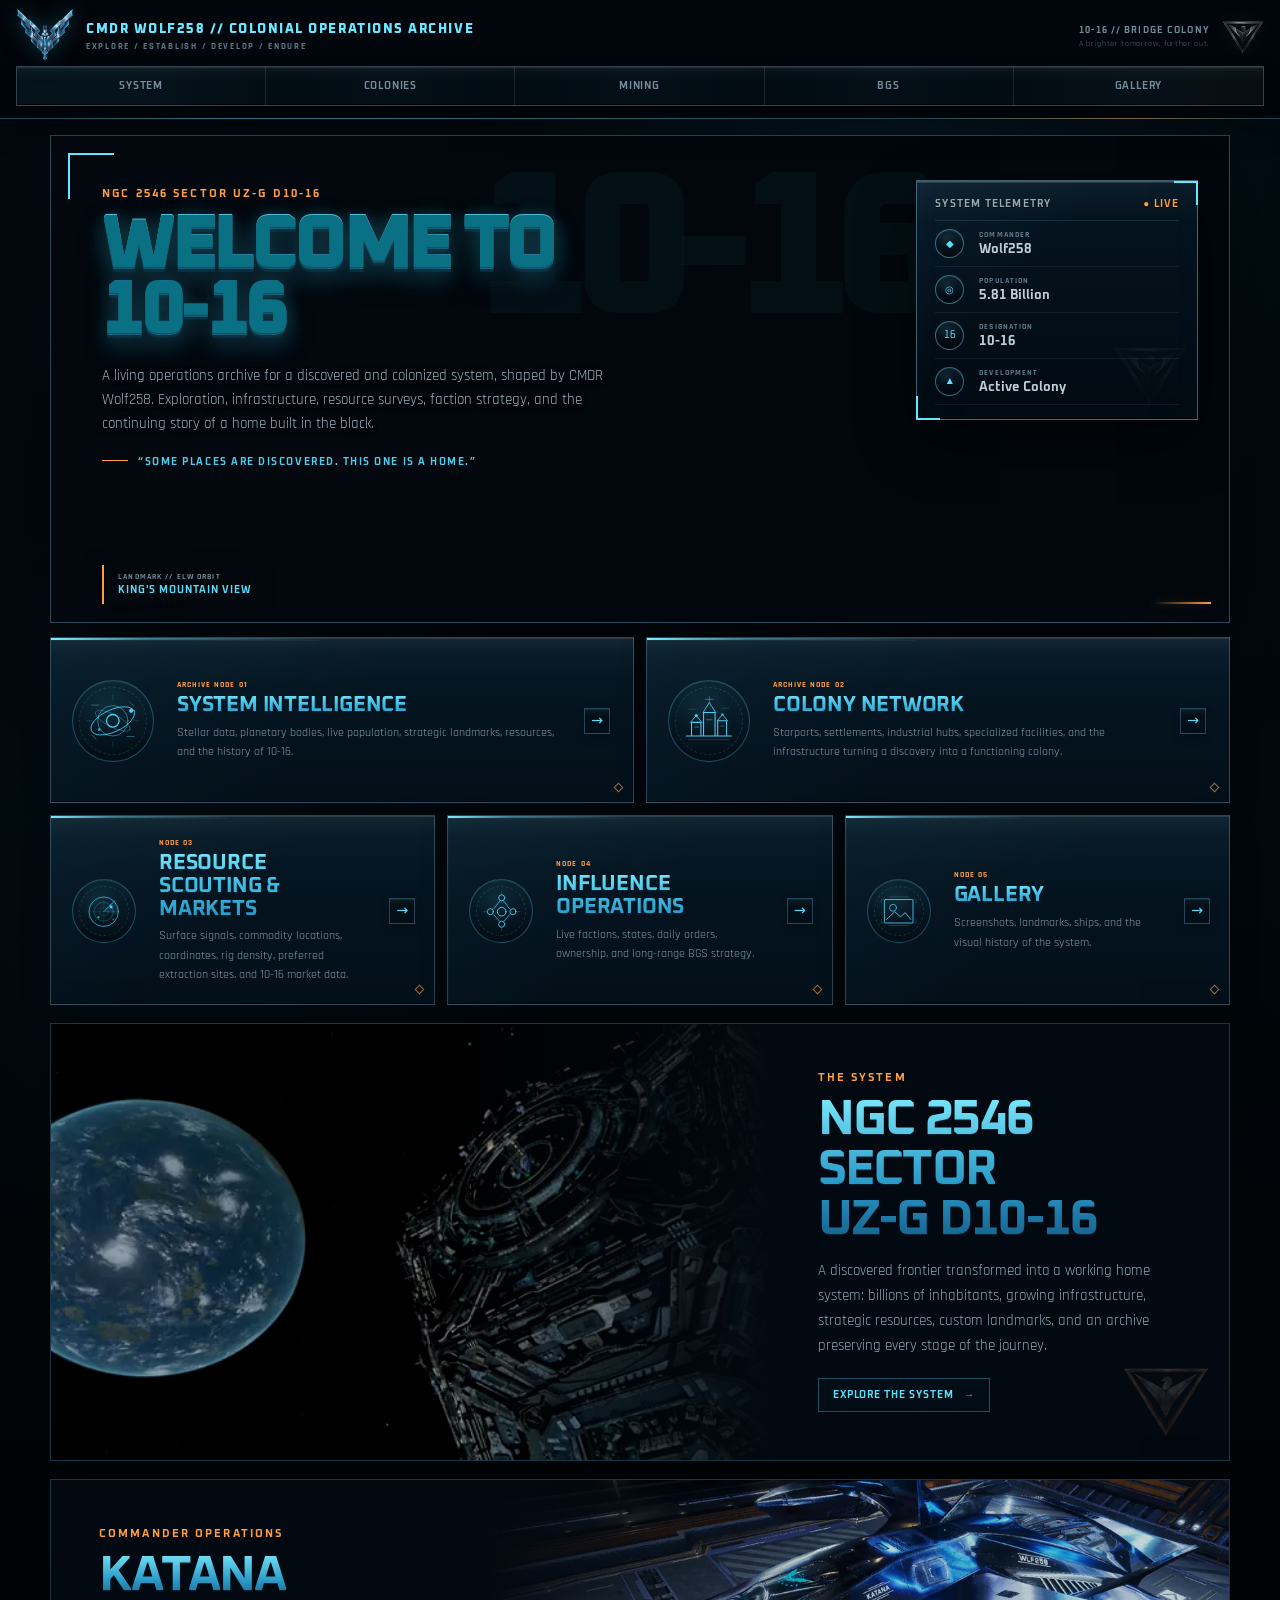
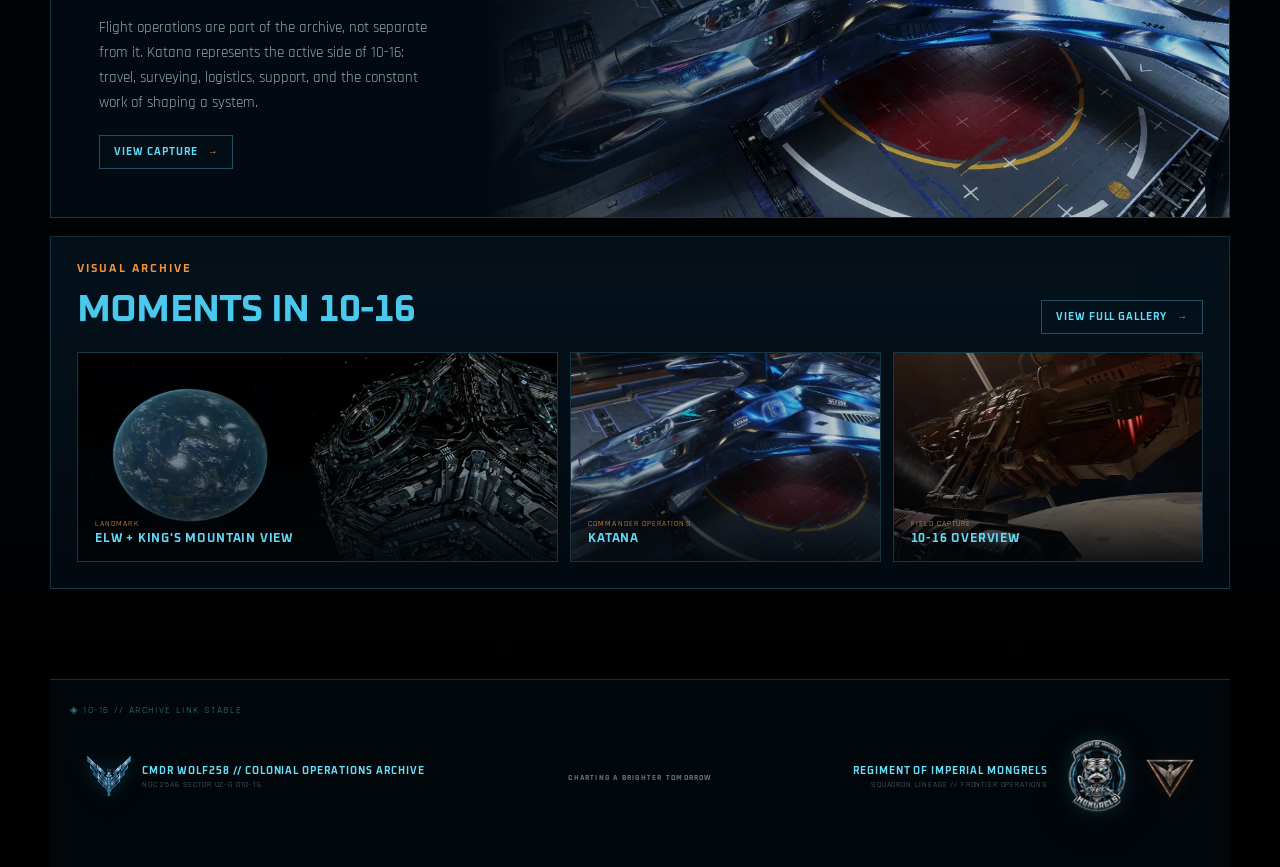
<file: index.html>
<!DOCTYPE html>
<html lang="en">
<head>
  <meta charset="UTF-8">
  <meta name="viewport" content="width=device-width, initial-scale=1.0, viewport-fit=cover">
  <meta name="theme-color" content="#02080e">

  <title>10-16 Colonial Operations Archive</title>

  <link rel="preconnect" href="https://fonts.googleapis.com">
  <link rel="preconnect" href="https://fonts.gstatic.com" crossorigin>
  <link href="https://fonts.googleapis.com/css2?family=Oxanium:wght@500;600;700;800&family=Rajdhani:wght@500;600;700&display=swap" rel="stylesheet">

  <link rel="stylesheet" href="styles.css">
  <link rel="stylesheet" href="concept-fidelity.css">
  <link rel="stylesheet" href="hero-responsive.css">
  <link rel="stylesheet" href="brand-assets.css">
  <link rel="stylesheet" href="homepage-polish.css">
</head>

<body class="concept-home">

  <header class="concept-header">
    <div class="concept-header-shell">
      <div class="concept-header-top">
        <a class="concept-brand" href="index.html" aria-label="10-16 archive home">
          <img class="brand-elite-mark" src="images/site/elite-command-mark.webp" alt="" aria-hidden="true">

          <span class="concept-brand-copy">
            <strong>CMDR WOLF258 // COLONIAL OPERATIONS ARCHIVE</strong>
            <span>EXPLORE / ESTABLISH / DEVELOP / ENDURE</span>
          </span>
        </a>

        <div class="concept-header-affiliation">
          <div class="concept-header-motto">
            <strong>10-16 // BRIDGE COLONY</strong>
            <span>A brighter tomorrow, further out.</span>
          </div>
          <img class="brand-imperial-mark brand-imperial-cyan"
               src="images/site/imperial-cyan-mark.webp"
               alt="" aria-hidden="true">
        </div>
      </div>

      <nav class="concept-nav" aria-label="Primary navigation">
        <a class="active" href="system.html">System</a>
        <a href="colonies.html">Colonies</a>
        <a href="mining.html">Mining</a>
        <a href="bgs.html">BGS</a>
        <a href="gallery.html">Gallery</a>
      </nav>
    </div>
  </header>

  <main class="concept-main">

    <section class="concept-hero" aria-label="10-16 system command overview">
      <div class="hero-panorama">
        <img src="images/gallery/kings-mountain-view-elw.webp" alt="Earth-like world and King's Mountain View in 10-16">
      </div>
      <div class="hero-panorama-shade" aria-hidden="true"></div>
      <div class="hero-grid-lines" aria-hidden="true"></div>
      <div class="hero-ghost" aria-hidden="true">10-16</div>

      <div class="concept-hero-copy">
        <p class="concept-kicker">NGC 2546 SECTOR UZ-G D10-16</p>
        <h1 class="concept-title">WELCOME TO<br>10-16</h1>
        <p class="concept-lede">
          A living operations archive for a discovered and colonized system,
          shaped by CMDR Wolf258. Exploration, infrastructure, resource surveys,
          faction strategy, and the continuing story of a home built in the black.
        </p>
        <p class="concept-quote">“Some places are discovered. This one is a home.”</p>
      </div>

      <aside class="concept-telemetry" aria-label="System telemetry">
        <div class="concept-panel-head">
          <span>SYSTEM TELEMETRY</span>
          <span class="concept-live">● LIVE</span>
        </div>

        <div class="concept-telemetry-row">
          <span class="concept-telemetry-icon">◆</span>
          <span class="concept-telemetry-copy">
            <small>COMMANDER</small>
            <strong>Wolf258</strong>
          </span>
        </div>

        <div class="concept-telemetry-row">
          <span class="concept-telemetry-icon">◎</span>
          <span class="concept-telemetry-copy">
            <small>POPULATION</small>
            <strong class="live-population">Loading...</strong>
          </span>
        </div>

        <div class="concept-telemetry-row">
          <span class="concept-telemetry-icon">16</span>
          <span class="concept-telemetry-copy">
            <small>DESIGNATION</small>
            <strong>10-16</strong>
          </span>
        </div>

        <div class="concept-telemetry-row">
          <span class="concept-telemetry-icon">▲</span>
          <span class="concept-telemetry-copy">
            <small>DEVELOPMENT</small>
            <strong>Active Colony</strong>
          </span>
        </div>

        <img class="telemetry-imperial-watermark"
             src="images/site/imperial-cyan-mark.webp"
             alt="" aria-hidden="true">
      </aside>

      <div class="concept-landmark">
        <small>LANDMARK // ELW ORBIT</small>
        <strong>KING'S MOUNTAIN VIEW</strong>
      </div>
    </section>

    <section class="concept-node-grid" aria-label="Archive command nodes">

      <a class="concept-node concept-node-major" href="system.html">
        <span class="concept-node-icon" aria-hidden="true">
          <svg viewBox="0 0 110 110">
            <g fill="none" stroke="currentColor" stroke-linecap="round">
              <circle cx="55" cy="55" r="12" stroke-width="2.5"/>
              <circle cx="55" cy="55" r="29" stroke-width="1.3" opacity=".75"/>
              <ellipse cx="55" cy="55" rx="45" ry="21" transform="rotate(-25 55 55)" stroke-width="1.5"/>
              <ellipse cx="55" cy="55" rx="37" ry="12" transform="rotate(27 55 55)" stroke-width="1" opacity=".55"/>
              <path d="M14 25h14M82 85h14M87 19l8 8M15 82l8 8" stroke-width="1.1" opacity=".68"/>
              <path d="M55 5v10M55 95v10M5 55h10M95 55h10" stroke-width=".9" opacity=".38"/>
            </g>
            <circle cx="90" cy="36" r="4" fill="currentColor"/>
            <circle cx="29" cy="72" r="2.7" fill="currentColor" opacity=".74"/>
          </svg>
        </span>
        <span class="concept-node-copy">
          <small>ARCHIVE NODE 01</small>
          <h2>SYSTEM INTELLIGENCE</h2>
          <p>Stellar data, planetary bodies, live population, strategic landmarks, resources, and the history of 10-16.</p>
        </span>
        <span class="concept-node-arrow">→</span>
      </a>

      <a class="concept-node concept-node-major" href="colonies.html">
        <span class="concept-node-icon" aria-hidden="true">
          <svg viewBox="0 0 110 110">
            <g fill="none" stroke="currentColor" stroke-linecap="round" stroke-linejoin="round">
              <path d="M12 84h86M22 84V58h18v26M45 84V39h22v45M72 84V55h17v29" stroke-width="2"/>
              <path d="M20 58 31 45l11 13M44 39l12-19 12 19M71 55l10-12 10 12" stroke-width="1.6"/>
              <path d="M28 67h7M51 53h10M78 65h6M56 20V9M49 14h14" stroke-width="1.2" opacity=".72"/>
              <path d="M16 91h78M17 33h13M80 31h13" stroke-width=".9" opacity=".42"/>
              <circle cx="31" cy="45" r="3" fill="currentColor" stroke="none"/>
              <circle cx="81" cy="43" r="2.4" fill="currentColor" stroke="none" opacity=".75"/>
            </g>
          </svg>
        </span>
        <span class="concept-node-copy">
          <small>ARCHIVE NODE 02</small>
          <h2>COLONY NETWORK</h2>
          <p>Starports, settlements, industrial hubs, specialized facilities, and the infrastructure turning a discovery into a functioning colony.</p>
        </span>
        <span class="concept-node-arrow">→</span>
      </a>

      <a class="concept-node concept-node-minor" href="mining.html">
        <span class="concept-node-icon concept-node-icon-small" aria-hidden="true">
          <svg class="resource-radar" viewBox="0 0 100 100">
            <g fill="none" stroke="currentColor" stroke-linecap="round">
              <circle cx="50" cy="50" r="34" stroke-width="1.6"/>
              <circle cx="50" cy="50" r="22" stroke-width="1" opacity=".58"/>
              <circle cx="50" cy="50" r="10" stroke-width=".9" opacity=".42"/>
              <path d="M50 16v68M16 50h68" stroke-width=".8" opacity=".30"/>
              <path class="radar-sweep" d="M50 50 73 26A34 34 0 0 1 83 56Z" fill="currentColor" opacity=".12" stroke="none"/>
              <path class="radar-sweep" d="M50 50 75 25" stroke-width="2" opacity=".78"/>
              <path d="M22 30h8M70 78h8M18 64h5" stroke-width=".8" opacity=".36"/>
            </g>
            <circle class="radar-contact" cx="67" cy="39" r="3" fill="currentColor"/>
            <circle class="radar-contact" cx="38" cy="63" r="2.3" fill="currentColor" opacity=".78"/>
            <circle class="radar-contact" cx="72" cy="68" r="1.8" fill="currentColor" opacity=".58"/>
          </svg>
        </span>
        <span class="concept-node-copy">
          <small>NODE 03</small>
          <h2>RESOURCE SCOUTING &amp; MARKETS</h2>
          <p>Surface signals, commodity locations, coordinates, rig density, preferred extraction sites, and 10-16 market data.</p>
        </span>
        <span class="concept-node-arrow">→</span>
      </a>

      <a class="concept-node concept-node-minor" href="bgs.html">
        <span class="concept-node-icon concept-node-icon-small" aria-hidden="true">
          <svg viewBox="0 0 100 100">
            <g fill="none" stroke="currentColor" stroke-linecap="round">
              <circle cx="50" cy="18" r="7" stroke-width="2"/>
              <circle cx="24" cy="50" r="7" stroke-width="2"/>
              <circle cx="76" cy="50" r="7" stroke-width="2"/>
              <circle cx="50" cy="79" r="7" stroke-width="2"/>
              <circle cx="50" cy="50" r="10" stroke-width="2.2"/>
              <path d="M46 25 32 43M54 25l14 18M32 57l13 15M68 57 55 72" stroke-width="1.6"/>
              <path d="M16 50H8M84 50h8M50 10V4M50 87v7" stroke-width="1" opacity=".55"/>
              <circle cx="50" cy="50" r="22" stroke-width=".8" opacity=".32"/>
            </g>
          </svg>
        </span>
        <span class="concept-node-copy">
          <small>NODE 04</small>
          <h2>INFLUENCE OPERATIONS</h2>
          <p>Live factions, states, daily orders, ownership, and long-range BGS strategy.</p>
        </span>
        <span class="concept-node-arrow">→</span>
      </a>

      <a class="concept-node concept-node-minor" href="gallery.html">
        <span class="concept-node-icon concept-node-icon-small" aria-hidden="true">
          <svg viewBox="0 0 100 100">
            <g fill="none" stroke="currentColor" stroke-linecap="round" stroke-linejoin="round">
              <rect x="17" y="22" width="66" height="54" rx="3" stroke-width="2"/>
              <circle cx="37" cy="41" r="8" stroke-width="1.7"/>
              <path d="m22 68 19-18 13 12 11-10 13 16" stroke-width="2"/>
              <path d="M28 16h44M28 82h44" stroke-width=".9" opacity=".55"/>
              <path d="M10 30v-8h8M82 22h8v8M90 68v8h-8M18 76h-8v-8" stroke-width=".9" opacity=".5"/>
            </g>
          </svg>
        </span>
        <span class="concept-node-copy">
          <small>NODE 05</small>
          <h2>GALLERY</h2>
          <p>Screenshots, landmarks, ships, and the visual history of the system.</p>
        </span>
        <span class="concept-node-arrow">→</span>
      </a>

    </section>

    <section class="concept-showcase concept-showcase-system" aria-label="The system">
      <div class="concept-showcase-media">
        <img src="images/gallery/kings-mountain-view-elw.webp" alt="Earth-like world and King's Mountain View">
      </div>
      <div class="concept-showcase-copy">
        <p class="concept-kicker">THE SYSTEM</p>
        <h2>NGC 2546 SECTOR<br>UZ-G D10-16</h2>
        <p>
          A discovered frontier transformed into a working home system: billions
          of inhabitants, growing infrastructure, strategic resources, custom
          landmarks, and an archive preserving every stage of the journey.
        </p>
        <a class="concept-button" href="system.html">EXPLORE THE SYSTEM <span>→</span></a>
      </div>
      <img class="showcase-imperial-mark"
           src="images/site/imperial-orange-mark.webp"
           alt="" aria-hidden="true">
    </section>

    <section class="concept-showcase concept-showcase-katana" aria-label="Commander Operations Katana">
      <div class="concept-showcase-copy">
        <p class="concept-kicker">COMMANDER OPERATIONS</p>
        <h2>KATANA</h2>
        <p>
          Flight operations are part of the archive, not separate from it.
          Katana represents the active side of 10-16: travel, surveying,
          logistics, support, and the constant work of shaping a system.
        </p>
        <a class="concept-button" href="gallery.html#katana">VIEW CAPTURE <span>→</span></a>
      </div>
      <div class="concept-showcase-media">
        <img src="images/gallery/katana.webp" alt="Katana under station lighting">
      </div>
    </section>

    <section class="concept-gallery-preview" aria-label="Gallery preview">
      <div class="concept-gallery-head">
        <div>
          <p class="concept-kicker">VISUAL ARCHIVE</p>
          <h2>MOMENTS IN 10-16</h2>
        </div>
        <a class="concept-button concept-button-small" href="gallery.html">VIEW FULL GALLERY <span>→</span></a>
      </div>

      <div class="concept-gallery-grid">
        <a class="concept-gallery-card concept-gallery-card-wide" href="gallery.html#kings-mountain-view">
          <img src="images/gallery/kings-mountain-view-elw.webp" alt="King's Mountain View and the Earth-like world">
          <span><small>LANDMARK</small><strong>ELW + KING'S MOUNTAIN VIEW</strong></span>
        </a>
        <a class="concept-gallery-card" href="gallery.html#katana">
          <img src="images/gallery/katana.webp" alt="Katana under station lighting">
          <span><small>COMMANDER OPERATIONS</small><strong>KATANA</strong></span>
        </a>
        <a class="concept-gallery-card" href="gallery.html#overview-capture">
          <img src="images/gallery/image.png" alt="10-16 overview capture">
          <span><small>FIELD CAPTURE</small><strong>10-16 OVERVIEW</strong></span>
        </a>
      </div>
    </section>

  </main>

  <footer class="concept-footer">
    <div class="concept-footer-inner">
      <div class="concept-footer-brand">
        <img class="brand-elite-mark brand-elite-mark-footer"
             src="images/site/elite-command-mark.webp"
             alt="" aria-hidden="true">
        <span>
          <strong>CMDR WOLF258 // COLONIAL OPERATIONS ARCHIVE</strong>
          <small>NGC 2546 SECTOR UZ-G D10-16</small>
        </span>
      </div>

      <div class="concept-footer-center">CHARTING A BRIGHTER TOMORROW</div>

      <div class="concept-footer-mongrels">
        <span>
          <strong>REGIMENT OF IMPERIAL MONGRELS</strong>
          <small>SQUADRON LINEAGE // FRONTIER OPERATIONS</small>
        </span>
        <img class="brand-mongrel-mark"
             src="images/site/mongrels-10-16.webp"
             alt="Regiment of Imperial Mongrels emblem">
        <img class="brand-imperial-mark brand-imperial-orange"
             src="images/site/imperial-orange-mark.webp"
             alt="" aria-hidden="true">
      </div>
    </div>
  </footer>

  <script src="script.js"></script>
</body>
</html>
</file>
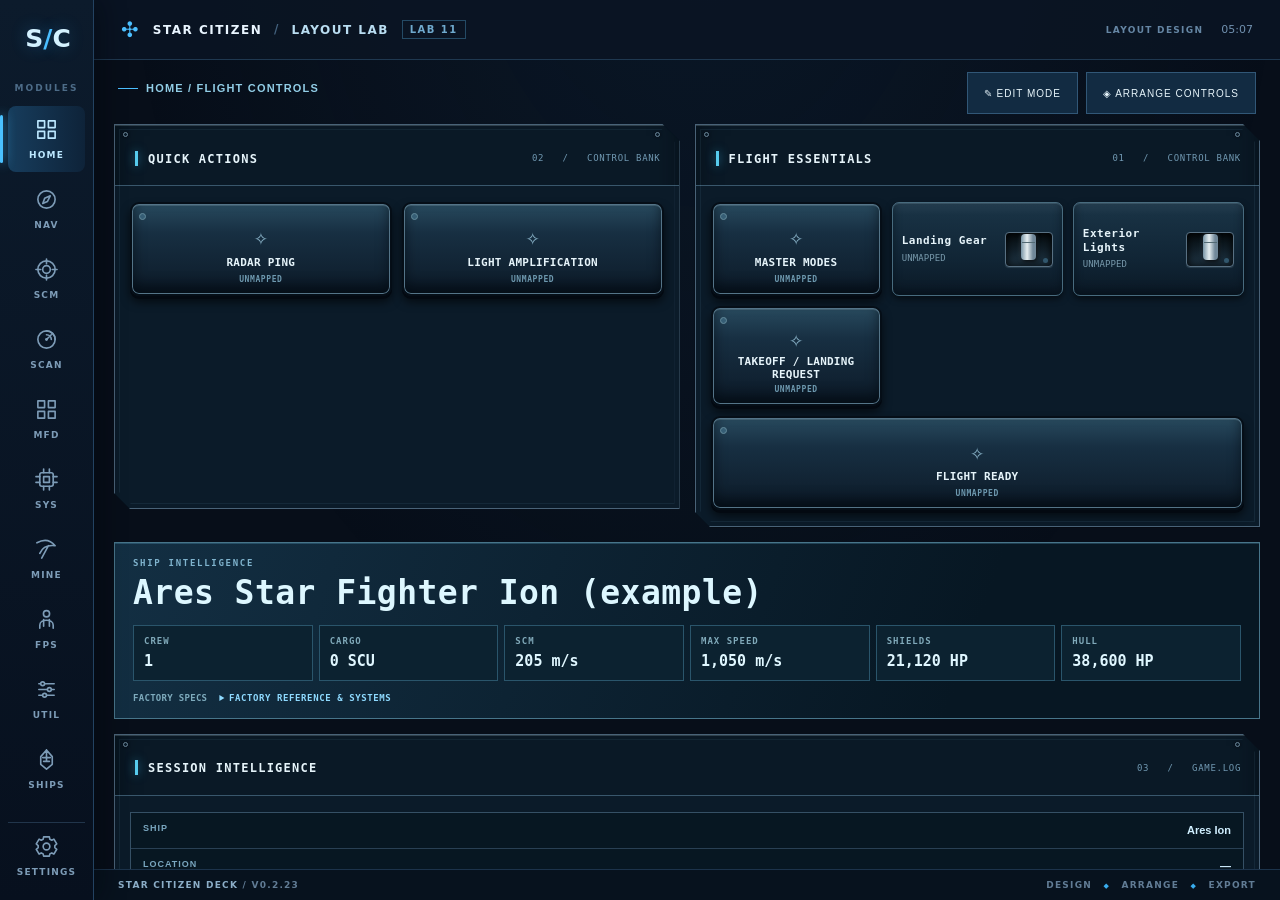
<file: star-citizen-deck/layout-lab/index.html>
<!doctype html>
<html lang="en">
<head>
<meta charset="utf-8" />
<meta name="viewport" content="width=device-width, initial-scale=1, viewport-fit=cover" />
<meta name="theme-color" content="#070f1d" />
<meta name="apple-mobile-web-app-capable" content="yes" />
<meta name="apple-mobile-web-app-title" content="Star Citizen Deck" />
<meta name="apple-mobile-web-app-status-bar-style" content="black" />
<title>Star Citizen Deck • Offline Layout Lab</title>
<link rel="stylesheet" href="./style.css?lab=11" />
</head>
<body>
<div class="background-grid"></div>
<div id="app" class="deck-shell">
  <aside class="sidebar">
    <div class="brand-mark" title="Control Deck">S<span>/</span>C</div>
    <div class="side-caption">MODULES</div>
    <nav id="profile-nav" aria-label="Control profiles"></nav>
    <div class="side-bottom">
      <button id="settings-nav" class="sidebar-button settings-button" title="Settings" aria-label="Settings"><span id="settings-icon"></span><small>SETTINGS</small></button>
    </div>
  </aside>
  <div class="workspace">
    <header class="topbar">
      <div class="topbar-brand"><span class="crosshair">✣</span> STAR CITIZEN <span class="topbar-slash">/</span> <strong>LAYOUT LAB</strong> <span id="top-version" class="ver-tag">SYNCING</span></div>
      <div class="topbar-right"><div class="serial">SERENITY • FLIGHT CONSOLE</div><span id="top-link" class="connection-chip"><span class="dot"></span> CONNECTING</span><span id="top-time">00:00</span></div>
    </header>
    <div class="content-layout">
      <main class="main-area" id="main-area"></main>
      <aside class="status-rail" id="status-rail"></aside>
    </div>
    <footer class="bottom-status"><span id="deck-footer-version"><b>STAR CITIZEN DECK</b> / VERIFYING</span><span>DESIGN <span class="divider-pip">◆</span> ARRANGE <span class="divider-pip">◆</span> EXPORT</span></footer>
  </div>
</div>
<div id="modal-root"></div>
<div id="toast-root" aria-live="polite"></div>
<script src="./app.js?lab=11" defer></script>
<script src="./ships-data.js?lab=11" defer></script>
<script src="./ships-loadouts.js?lab=11" defer></script>
<script src="./ships.js?lab=11" defer></script>
<script src="./ships-editor.js?lab=11" defer></script>
</body>
</html>
</file>
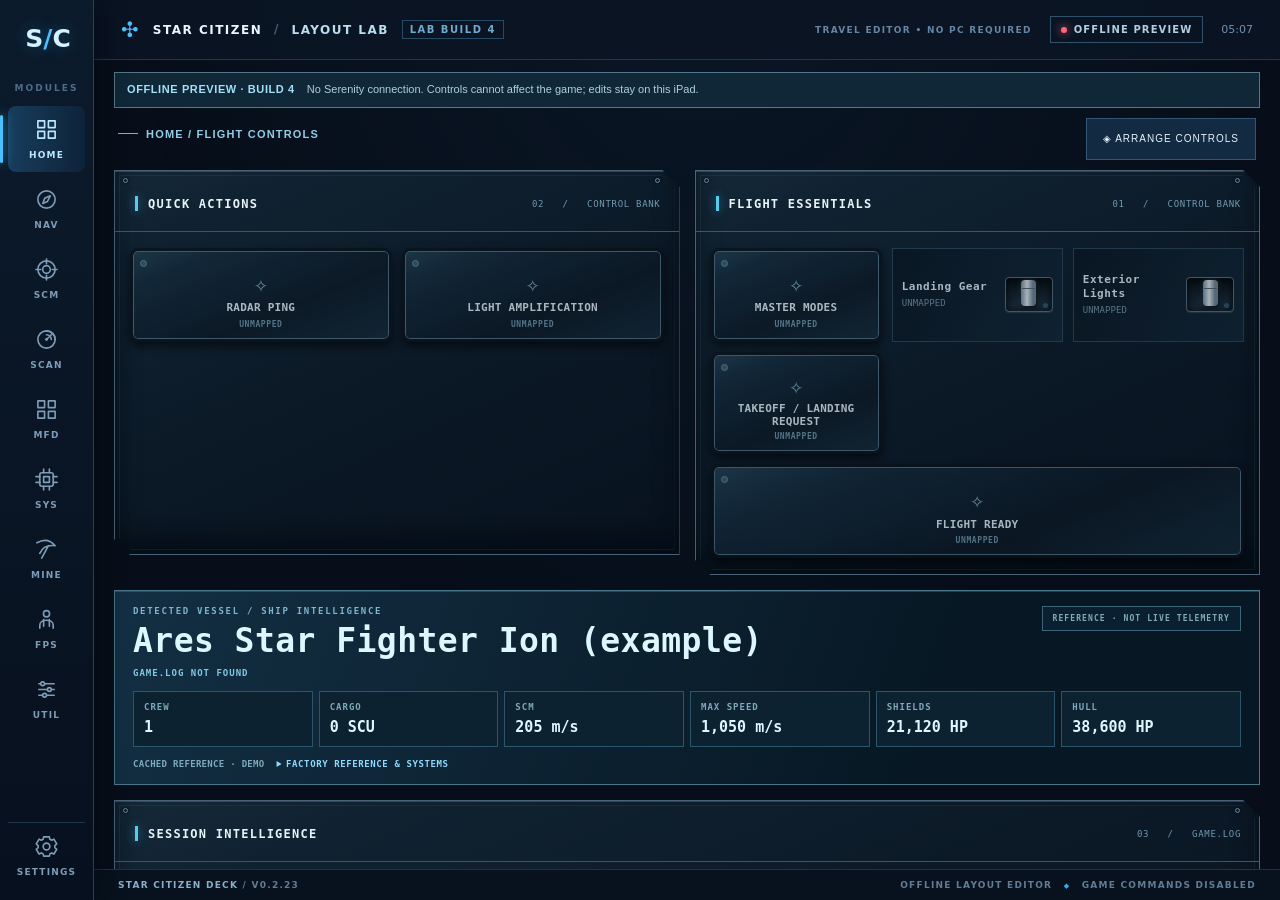
<file: star-citizen-deck/layout-lab/v4/index.html>
<!doctype html>
<html lang="en">
<head>
<meta charset="utf-8" />
<meta name="viewport" content="width=device-width, initial-scale=1, viewport-fit=cover" />
<meta name="theme-color" content="#070f1d" />
<meta name="apple-mobile-web-app-capable" content="yes" />
<meta name="apple-mobile-web-app-title" content="Star Citizen Deck" />
<meta name="apple-mobile-web-app-status-bar-style" content="black" />
<title>Star Citizen Deck • Offline Layout Lab · Build 4</title>
<link rel="stylesheet" href="./style.css?lab=4" />
</head>
<body>
<div class="background-grid"></div>
<div id="app" class="deck-shell">
  <aside class="sidebar">
    <div class="brand-mark" title="Control Deck">S<span>/</span>C</div>
    <div class="side-caption">MODULES</div>
    <nav id="profile-nav" aria-label="Control profiles"></nav>
    <div class="side-bottom">
      <button id="settings-nav" class="sidebar-button settings-button" title="Settings" aria-label="Settings"><span id="settings-icon"></span><small>SETTINGS</small></button>
    </div>
  </aside>
  <div class="workspace">
    <header class="topbar">
      <div class="topbar-brand"><span class="crosshair">✣</span> STAR CITIZEN <span class="topbar-slash">/</span> <strong>LAYOUT LAB</strong> <span id="top-version" class="ver-tag">SYNCING</span></div>
      <div class="topbar-right"><div class="serial">SERENITY • FLIGHT CONSOLE</div><span id="top-link" class="connection-chip"><span class="dot"></span> CONNECTING</span><span id="top-time">00:00</span></div>
    </header>
    <div class="content-layout">
      <main class="main-area" id="main-area"></main>
      <aside class="status-rail" id="status-rail"></aside>
    </div>
    <footer class="bottom-status"><span id="deck-footer-version"><b>STAR CITIZEN DECK</b> / VERIFYING</span><span>OFFLINE LAYOUT EDITOR <span class="divider-pip">◆</span> GAME COMMANDS DISABLED</span></footer>
  </div>
</div>
<div id="modal-root"></div>
<div id="toast-root" aria-live="polite"></div>
<script src="./app.js?lab=4" defer></script>
</body>
</html>
</file>
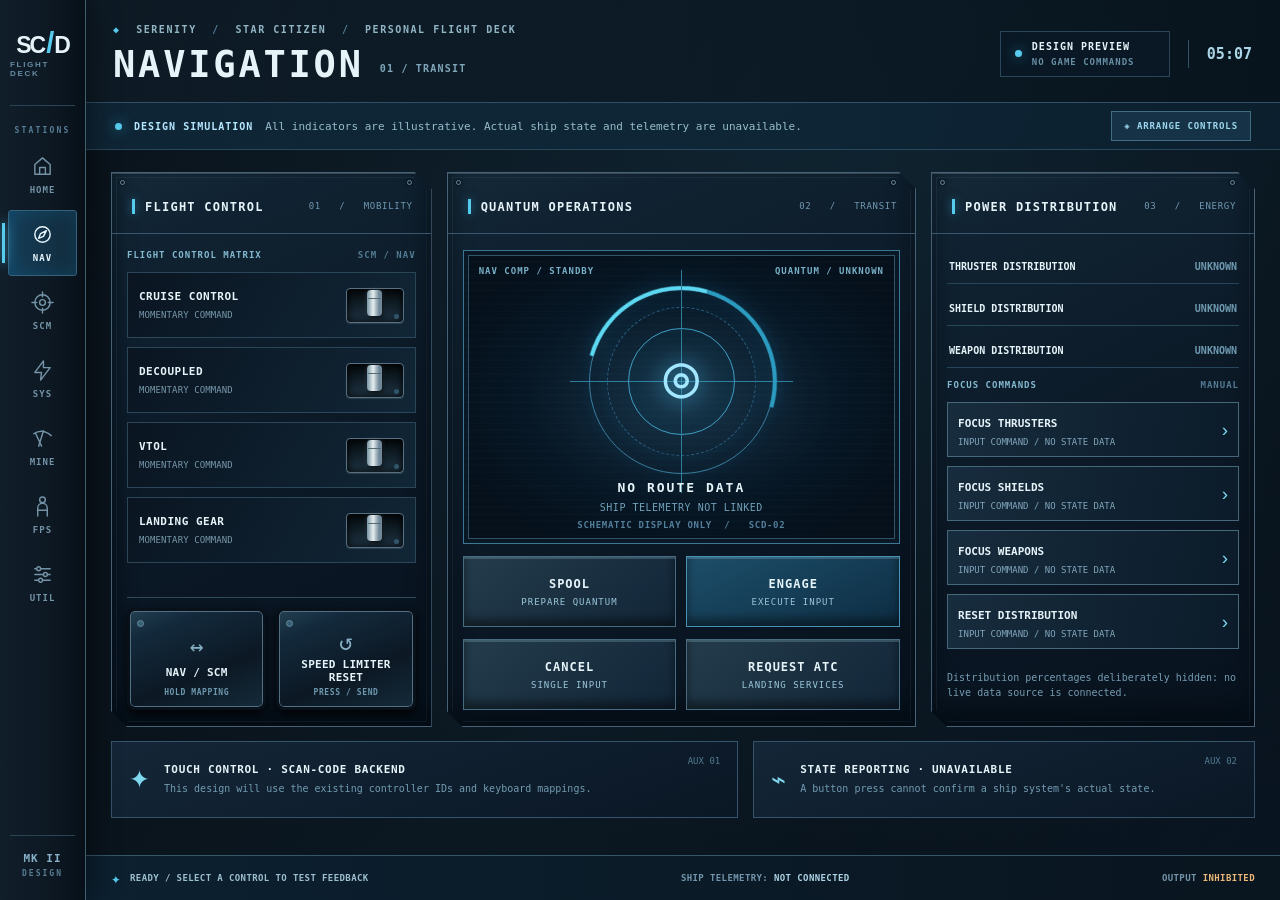
<file: star-citizen-deck/preview/concept-02/index.html>
<!doctype html>
<html lang="en">
<head>
  <meta charset="utf-8">
  <meta name="viewport" content="width=device-width, initial-scale=1, viewport-fit=cover">
  <meta name="theme-color" content="#060d15">
  <title>Star Citizen Control Deck — Cockpit Concept 02</title>
  <style>
:root{color-scheme:dark;--black:#050b11;--floor:#091722;--plate:#122431;--metal:#30475a;--metal2:#42596b;--cyan:#57cbed;--glow:#15a6e9;--txt:#e6f4fa;--dim:#809eaf;--faint:#507084;--amber:#ebba75;--danger:#f08c89}
*{box-sizing:border-box}html,body{height:100%;margin:0}body{background:#050b13;color:var(--txt);font-family:Inter,Segoe UI,Helvetica,Arial,sans-serif;-webkit-font-smoothing:antialiased}button,input{font:inherit;touch-action:manipulation}button{color:inherit;cursor:pointer}button:focus-visible,input:focus-visible{outline:2px solid #acf0ff;outline-offset:3px}.shell{height:100dvh;min-height:680px;display:flex;overflow:hidden;background:radial-gradient(ellipse 70% 90% at 60% 10%,#183b4e55,transparent),radial-gradient(ellipse 36% 50% at 99% 99%,#102b4344,transparent),linear-gradient(120deg,#080e15,#0b1822 54%,#060d15)}.left-rail{width:86px;flex:none;background:linear-gradient(90deg,#111f2b,#0c1721 65%,#071019);border-right:1px solid #405e6d;display:flex;flex-direction:column;align-items:stretch;box-shadow:6px 0 28px #0006;z-index:1}.brand{height:106px;border-bottom:1px solid #294452;margin:0 10px;display:flex;flex-direction:column;justify-content:center;align-items:center}.brand-mark{display:flex;align-items:baseline;font-family:Rajdhani,Arial,sans-serif;font-weight:900;font-size:23px;letter-spacing:-2px}.brand-slash{color:var(--cyan);padding:0 2px;font-size:29px}.brand-sub{font-size:8px;letter-spacing:1.7px;color:#668da4;font-weight:800}.rail-caption{font:700 8px ui-monospace,monospace;letter-spacing:2.2px;color:#587e96;text-align:center;margin:20px 0 7px}.left-rail nav{display:flex;flex-direction:column;gap:2px;padding:0 8px;flex:1}.rail-btn{background:transparent;border:1px solid transparent;border-radius:3px;min-height:66px;display:flex;align-items:center;justify-content:center;flex-direction:column;gap:7px;color:#7493a6;position:relative}.rail-btn:hover{background:#153249}.rail-btn.active{color:#e6f7ff;border-color:#35617b;background:linear-gradient(90deg,#153d57,#122b3b);box-shadow:inset 0 0 18px #0e76ab44}.rail-btn.active:before{content:"";position:absolute;left:-7px;top:12px;bottom:12px;width:3px;background:var(--cyan);box-shadow:0 0 12px var(--cyan)}.rail-btn svg{width:23px;height:23px;stroke-width:1.5}.rail-btn small{font:800 9px ui-monospace,monospace;letter-spacing:1px}.rail-foot{height:65px;text-align:center;color:#87b2c9;font:700 11px ui-monospace,monospace;border-top:1px solid #294452;margin:5px 10px 0;padding-top:16px;letter-spacing:1px}.rail-foot span{display:block;color:#597e93;font-size:8px;letter-spacing:2px;margin-top:4px}.body-shell{min-width:0;flex:1;display:flex;flex-direction:column}.topbar{height:103px;flex:none;display:flex;align-items:center;justify-content:space-between;padding:15px 28px 10px 27px;border-bottom:1px solid #315067;background:linear-gradient(90deg,#101f2b9c,#06121bbb);gap:20px}.smallline{font:700 10px ui-monospace,monospace;letter-spacing:1.55px;color:#92b5c4}.smallline b{padding:0 8px;color:#547e98}.diamond{color:var(--cyan);margin-right:8px}.title-row{display:flex;align-items:center;gap:16px}.title-row h1{font:800 clamp(24px,3vw,37px)/1 ui-monospace,Menlo,Consolas,monospace;letter-spacing:2.8px;margin:11px 0 0}.title-row span{font:700 10px ui-monospace,monospace;letter-spacing:1.2px;color:#80a6ba;margin-top:19px}.top-dials{display:flex;align-items:center;gap:18px}.connection-meta{display:flex;align-items:center;gap:10px;padding:9px 14px;background:#091824;border:1px solid #294759;min-width:170px}.status-dot,.pilot-dot{width:7px;height:7px;background:var(--cyan);box-shadow:0 0 13px #45c9ff99;border-radius:50%;flex:none}.connection-meta b,.connection-meta small{display:block;white-space:nowrap;font:700 10px ui-monospace,monospace;letter-spacing:1px}.connection-meta small{font-size:9px;color:#688fa5;margin-top:5px}.tiny-sep{height:28px;width:1px;background:#325365}.hud-clock{font:700 15px ui-monospace,monospace;color:#abd6e8}.disclaimer{height:47px;flex:none;background:linear-gradient(90deg,#12314699,#0b2131bb);border-bottom:1px solid #2a485b;display:flex;align-items:center;gap:12px;padding:0 29px;color:#98bdcd;font:11px ui-monospace,monospace}.disclaimer strong{color:#b5e8ff;letter-spacing:1px;font-size:10px}.disclaimer>span:nth-of-type(2){white-space:nowrap;overflow:hidden;text-overflow:ellipsis}.disclaimer button{margin-left:auto;font:800 9px ui-monospace,monospace;letter-spacing:.9px;background:#163246;color:#9dd8ef;border:1px solid #426c80;padding:9px 12px;white-space:nowrap}.disclaimer button.active{background:#275578;border-color:#85d8f8;color:white}.flight-content{min-height:0;flex:1;overflow:auto;padding:22px 25px 23px;scrollbar-width:thin;scrollbar-color:#315169 #081522}.dashboard{display:grid;grid-template-columns:minmax(210px,0.97fr) minmax(310px,1.42fr) minmax(220px,.98fr);gap:15px;min-height:495px}.dashboard.systems{grid-template-columns:1.02fr 1.16fr 0.96fr}.dashboard.mining{grid-template-columns:1fr 1.22fr 1fr}.module{position:relative;min-width:0;background:linear-gradient(156deg,#152938 0%,#102231 13%,#0b1825 55%,#07121e);border:1px solid #496277;clip-path:polygon(0 0,calc(100% - 17px) 0,100% 17px,100% 100%,16px 100%,0 calc(100% - 16px));box-shadow:inset 0 1px 0 #c1dae134,inset 0 -18px 25px #02080d99,0 12px 20px #0008;display:flex;flex-direction:column;overflow:hidden;min-height:385px}.module:before{content:"";pointer-events:none;position:absolute;z-index:1;inset:4px;border:1px solid #89cfff12;clip-path:polygon(0 0,calc(100% - 13px) 0,100% 13px,100% 100%,12px 100%,0 calc(100% - 12px))}.module .screw{position:absolute;height:5px;width:5px;border:1px solid #6b8799;background:#0a1b2a;border-radius:50%;top:7px;left:8px;box-shadow:0 0 3px #090a12}.module .screw.right{left:auto;right:19px}.module-head{padding:18px 18px 12px 20px;display:flex;justify-content:space-between;align-items:center;border-bottom:1px solid #39576c;gap:10px;min-height:61px}.module-head h2{font:800 12px ui-monospace,monospace;letter-spacing:1.25px;margin:0;text-transform:uppercase}.module-head small{font:9px ui-monospace,monospace;letter-spacing:.7px;color:#7199b2;white-space:nowrap}.module-head h2:before{content:"";display:inline-block;width:3px;height:15px;vertical-align:-3px;margin-right:10px;background:var(--cyan);box-shadow:0 0 10px #3bc4fa8c}.module-body{padding:16px 15px;display:flex;flex-direction:column;gap:12px;flex:1;min-height:0}.module .subtle-note{color:#769cb1;font:10px/1.45 ui-monospace,monospace}.module .module-bottom{margin-top:auto;padding-top:10px;border-top:1px solid #2f4a5a}.switch-row{min-height:66px;width:100%;border:1px solid #2c4659;background:linear-gradient(120deg,#0a1521,#112636);display:flex;align-items:center;justify-content:space-between;padding:9px 11px;gap:12px;position:relative;text-align:left;transition:background .12s}.switch-row:hover{border-color:#5c97b1;background:#173449}.switch-label b,.switch-label small{display:block}.switch-label b{font:800 11px ui-monospace,monospace;letter-spacing:.5px}.switch-label small{font:9px ui-monospace,monospace;color:#7798aa;letter-spacing:.1px;margin-top:7px}.mechanism{flex:none;width:58px;height:35px;background:linear-gradient(180deg,#040a0d,#1f3545);border:1px solid #587082;box-shadow:inset 0 0 8px black,0 1px 1px #7992a144;position:relative;border-radius:4px;display:flex;align-items:center;justify-content:center}.lever{position:relative;width:15px;height:26px;background:linear-gradient(90deg,#7894a5,#e6eef0 41%,#718899 80%);box-shadow:1px 2px 4px #000c,0 0 5px #a2b7c944;border-radius:4px;transform:translateY(-2px);transition:transform .15s}.lever:before{content:"";position:absolute;height:6px;left:1px;right:1px;top:2px;border-bottom:1px solid #536a73}.switch-row.pulse .lever{transform:translateY(4px)}.switch-row .lamp{position:absolute;right:4px;bottom:3px;width:5px;height:5px;background:#31566c;border-radius:50%}.switch-row.pulse .lamp{background:var(--cyan);box-shadow:0 0 10px var(--cyan)}.control-grid{display:grid;grid-template-columns:repeat(2,minmax(0,1fr));gap:10px}.pad{min-width:0;position:relative;min-height:94px;display:flex;flex-direction:column;align-items:center;justify-content:space-between;gap:4px;background:linear-gradient(158deg,#223f50,#132a3c 19%,#0c1824 62%,#142a39);border:3px solid #08111a;border-radius:8px;padding:9px 7px 10px;box-shadow:inset 0 0 0 1px #537083,0 4px 8px #000c;transition:transform .09s,filter .09s}.pad:hover{filter:brightness(1.2)}.pad.pulse{transform:translateY(2px);box-shadow:inset 0 0 0 1px #a6edff,0 0 16px #33b9f855}.pad-led{width:7px;height:7px;border-radius:50%;background:#365e75;border:1px solid #648b9b;align-self:flex-start}.pad.pulse .pad-led{background:#7be6ff;box-shadow:0 0 8px #6fdbff}.pad-icon{font:23px/1 ui-monospace,monospace;color:#86afc4}.pad b{font:800 11px/1.2 ui-monospace,monospace;letter-spacing:.25px;text-align:center;text-transform:uppercase}.pad small{color:#6e99af;font:700 8px ui-monospace,monospace;letter-spacing:.6px;text-align:center}.pad.accent{border-color:#0c1d2a;box-shadow:inset 0 0 0 1px #368cb0,0 4px 8px #000c;background:linear-gradient(155deg,#235574,#102e44 38%,#102235)}.pad.accent b{color:#d3f5ff}.pad.amber{background:linear-gradient(145deg,#48382e,#1a202c 48%,#101c29);box-shadow:inset 0 0 0 1px #a78559,0 4px 8px #000c}.pad.amber .pad-icon{color:var(--amber)}.pad.amber .pad-led{background:#78593d}.pad.feature{min-height:86px}.control-block{display:flex;flex-direction:column;gap:9px}.display{border:1px solid #3b7795;min-height:259px;flex:1;position:relative;display:flex;flex-direction:column;align-items:center;justify-content:center;overflow:hidden;background:radial-gradient(ellipse at center,#18354a 0%,#071725 50%,#05101b 80%);box-shadow:inset 0 0 0 4px #081723,inset 0 0 0 5px #315267}.display:after{content:"";pointer-events:none;position:absolute;inset:0;background:repeating-linear-gradient(0deg,#6be5ff04 0px,#6be5ff04 1px,transparent 2px,transparent 7px)}.display .readout-top{position:absolute;top:15px;left:15px;right:15px;display:flex;justify-content:space-between;color:#79b0c7;font:700 9px ui-monospace,monospace;letter-spacing:1px}.display .readout-bottom{position:absolute;bottom:13px;color:#547f9c;font:700 9px ui-monospace,monospace;letter-spacing:.7px}.orbital{width:191px;height:191px;position:relative;display:grid;place-items:center;margin:4px 0 8px}.orbital .circle,.orbital .axes{position:absolute;border:1px solid #397ea1;border-radius:50%;inset:3px;box-shadow:0 0 18px #18aafa11}.orbital .circle.two{inset:21px;border-color:#2b5d7f;border-style:dashed}.orbital .circle.three{inset:42px;border-color:#3e9fc6;box-shadow:inset 0 0 25px #1a9cce13}.orbital:before,.orbital:after{content:"";position:absolute;height:1px;background:#2e7d9a;left:-16px;right:-16px;top:50%}.orbital:after{height:auto;width:1px;top:-16px;bottom:-16px;left:50%}.orbital .sweep{position:absolute;width:191px;height:191px;border:4px solid transparent;border-top-color:#5dd9f2;border-right-color:#2b9bc0;border-radius:50%;transform:rotate(-29deg);filter:drop-shadow(0 0 9px #2baeed55)}.orbital .symbol{font:400 59px ui-monospace,monospace;color:#a2e6ff;text-shadow:0 0 29px #4acaf8;font-weight:200;z-index:1}.target .orbital .sweep{border-top-color:#bf8c81;border-right-color:#567fa0;transform:rotate(36deg)}.target .orbital .symbol{font-size:50px;color:#d9eeff}.readout-label{text-align:center;z-index:1;font:700 13px ui-monospace,monospace;letter-spacing:2px;margin-top:-5px}.readout-caption{text-align:center;font:10px ui-monospace,monospace;color:#70a0b8;letter-spacing:.5px;margin-top:7px;z-index:1}.two-action{display:grid;grid-template-columns:1fr 1fr;gap:10px}.big-button{min-height:71px;background:linear-gradient(156deg,#1d4e69,#0d2d43);border:1px solid #4892b5;box-shadow:inset 0 2px 0 #b5e8ff33,inset 0 -7px 10px #0007;display:flex;align-items:center;justify-content:center;flex-direction:column;gap:6px;font:900 12px ui-monospace,monospace;letter-spacing:1px;text-align:center}.big-button span{font:9px ui-monospace,monospace;color:#9bc6d9}.big-button.secondary{background:linear-gradient(140deg,#243c4c,#112537);border-color:#476b80}.big-button:active,.big-button.pulse{background:#25617e;filter:brightness(1.2)}.focus-row{display:flex;justify-content:space-between;align-items:center;background:#0a1925;border:1px solid #304e62;min-height:45px;padding:9px 12px;gap:10px}.focus-row b{font:800 11px ui-monospace,monospace}.focus-row .focus-hint{font:9px ui-monospace,monospace;color:#6f99ab}.focus-row .focus-bars{display:flex;gap:3px;flex:none}.focus-row .focus-bars i{height:16px;width:5px;background:#253f51;border:1px solid #45627655}.power-choice{border:1px solid #47677b;background:linear-gradient(100deg,#172c3d,#0b1b2a);text-align:left;min-height:55px;padding:9px 10px;display:flex;justify-content:space-between;align-items:center;gap:8px}.power-choice b{font:800 11px ui-monospace,monospace}.power-choice small{display:block;color:#82a6bb;font:9px ui-monospace,monospace;margin-top:6px}.power-choice .chev{color:#7dd8f2;font-size:19px}.power-choice.pulse{background:#215876;border-color:#8cdfff}.microhead{display:flex;justify-content:space-between;gap:8px;align-items:center;color:#84bad0;font:700 9px ui-monospace,monospace;letter-spacing:1px}.microhead span:last-child{color:#537b92}.bottom-strip{display:grid;grid-template-columns:1.25fr 1fr;gap:15px;margin-top:14px}.mini-module{min-height:77px;background:linear-gradient(160deg,#142637,#0a1725);border:1px solid #35536a;padding:14px 17px;display:flex;align-items:center;gap:14px}.mini-module .mark{font-size:25px;color:#80d8ee}.mini-module b{display:block;font:800 11px ui-monospace,monospace;letter-spacing:.7px}.mini-module small{display:block;color:#729cb1;font:10px/1.4 ui-monospace,monospace;margin-top:6px}.mini-module .index{color:#537b91;font:9px ui-monospace,monospace;margin-left:auto;align-self:flex-start}.statlines{display:flex;flex-direction:column;gap:8px}.statline{display:flex;justify-content:space-between;align-items:center;border-bottom:1px solid #264759;padding:11px 2px;gap:7px}.statline b{font:800 10px ui-monospace,monospace}.statline span{font:800 10px ui-monospace,monospace;color:#6e9ab0}.guard-hardware{background:linear-gradient(145deg,#3c302b,#181f29 60%,#07151f);border:1px solid #876e4e;padding:12px;display:flex;align-items:center;gap:12px;flex-direction:column}.guard-symbol{color:var(--amber);font-size:30px}.guard-desc{font:9px/1.5 ui-monospace,monospace;text-align:center;color:#baa58c}.guard-hardware .pad{width:100%}.guard-hardware .pad:focus-visible{outline-color:var(--amber)}.range-display{height:210px;display:flex;flex-direction:column;justify-content:center;align-items:center;gap:8px;border:1px solid #3b7795;background:radial-gradient(ellipse at center,#17334c,#071622 75%)}.range-value{font:600 61px ui-monospace,monospace;color:#b7ecfb;text-shadow:0 0 24px #4acbf766}.range-label{font:700 10px ui-monospace,monospace;letter-spacing:2px;color:#73a6c0}.range-slider{width:100%;accent-color:var(--cyan);margin:16px 0 6px}.range-steps{display:flex;justify-content:space-between}.range-steps button{background:#142f44;border:1px solid #41748a;padding:10px 16px;color:#bce7f6;font:800 12px ui-monospace,monospace}.edit .pad,.edit .switch-row,.edit .power-choice{border-style:dashed}.edit .pad:before,.edit .switch-row:before,.edit .power-choice:before{content:"↕";position:absolute;right:4px;top:4px;z-index:2;color:var(--cyan);font-size:14px}.edit-selected{outline:2px solid var(--cyan)!important;outline-offset:-2px}.arrange-toolbar{display:none;gap:9px;align-items:center;background:#1a3e54;border:1px solid #568eaa;padding:11px 13px;margin-bottom:15px;min-height:53px}.arrange-toolbar.open{display:flex}.arrange-toolbar strong{font:800 10px ui-monospace,monospace}.arrange-toolbar .hint{color:#a0c6d8;font:9px ui-monospace,monospace;margin-right:auto}.arrange-toolbar button{border:1px solid #60a1bb;color:#d8f6ff;background:#15374e;padding:9px 12px;font:800 10px ui-monospace,monospace}.footer{min-height:45px;flex:none;border-top:1px solid #355568;background:linear-gradient(90deg,#0c2030,#09151f);display:flex;align-items:center;gap:23px;padding:0 25px;justify-content:space-between;font:800 9px ui-monospace,monospace;letter-spacing:.4px}.footer-message{display:flex;align-items:center;gap:9px;overflow:hidden;white-space:nowrap;text-overflow:ellipsis;color:#9ebfd0;min-width:0}.footer-message span:last-child{overflow:hidden;text-overflow:ellipsis}.footer-spark{font-size:16px;color:var(--cyan)}.footer-status{white-space:nowrap;color:#7496ac}.footer-status b{color:#add4e6}.footer-lock{color:#7496ac;white-space:nowrap}.footer-lock strong{color:#eeb978}.mono{font-family:ui-monospace,Menlo,monospace}
@media(max-width:1080px){.shell{min-height:650px}.left-rail{width:72px}.brand{height:92px}.rail-btn{min-height:58px}.topbar{height:87px}.disclaimer{padding:0 17px}.flight-content{padding:16px}.dashboard{grid-template-columns:minmax(175px,.95fr) minmax(235px,1.2fr) minmax(170px,.92fr);gap:11px;min-height:445px}.module-head{padding:15px 12px 10px;min-height:56px}.module-body{padding:12px 10px;gap:9px}.pad{min-height:82px;padding:8px 5px}.pad b,.power-choice b,.switch-label b{font-size:10px}.pad small{font-size:7px}.switch-row{min-height:60px;padding:7px}.mechanism{width:43px;height:32px}.orbital{height:153px;width:153px}.orbital .sweep{height:153px;width:153px}.orbital .symbol{font-size:44px}.display{min-height:223px}.bottom-strip{gap:11px;margin-top:11px}.module .subtle-note{font-size:9px}}
@media(max-width:820px){.shell{min-height:640px}.top-dials{display:none}.smallline{font-size:9px}.disclaimer{font-size:10px}.dashboard{grid-template-columns:1fr 1.2fr;min-height:auto}.dashboard>.module:last-child{grid-column:span 2}.dashboard>.module:last-child .module-body{display:grid;grid-template-columns:repeat(2,1fr)}.bottom-strip{grid-template-columns:1fr}.left-rail{width:64px}.rail-btn small{font-size:8px}.flight-content{padding:12px}.footer-status{display:none}}
@media(max-height:730px) and (min-width:821px){.flight-content{padding:10px 15px}.dashboard{min-height:415px}.module-body{gap:8px}.module-head{min-height:49px;padding-top:10px;padding-bottom:9px}.display{min-height:180px}.orbital{height:140px;width:140px;margin:0}.orbital .sweep{height:140px;width:140px}.orbital .symbol{font-size:43px}.pad{min-height:76px}.switch-row{min-height:52px}.bottom-strip{margin-top:10px}.mini-module{min-height:64px}}

</style>
</head>
<body>
<div class="shell">
  <aside class="left-rail">
    <div class="brand"><div class="brand-mark"><span>SC</span><span class="brand-slash">/</span><span>D</span></div><div class="brand-sub">FLIGHT DECK</div></div>
    <div class="rail-caption">STATIONS</div>
    <nav id="nav" aria-label="Control profiles"></nav>
    <div class="rail-foot">MK II<span>DESIGN</span></div>
  </aside>
  <div class="body-shell">
    <header class="topbar">
      <div class="title-stack"><div class="smallline"><span class="diamond">◆</span> SERENITY <b>/</b> STAR CITIZEN <b>/</b> PERSONAL FLIGHT DECK</div>
        <div class="title-row"><h1 id="page-title">NAVIGATION</h1><span id="page-code">01 / TRANSIT</span></div>
      </div>
      <div class="top-dials"><div class="connection-meta"><span class="status-dot"></span><div><b>DESIGN PREVIEW</b><small>NO GAME COMMANDS</small></div></div><div class="tiny-sep"></div><div class="hud-clock" id="clock">13:45</div></div>
    </header>
    <div class="disclaimer" role="note"><span class="pilot-dot"></span><strong>DESIGN SIMULATION</strong><span>All indicators are illustrative. Actual ship state and telemetry are unavailable.</span><button id="layout-mode" aria-pressed="false">◈ ARRANGE CONTROLS</button></div>
    <main class="flight-content" id="flight-content" aria-live="polite"></main>
    <footer class="footer">
      <div class="footer-message"><span class="footer-spark">✦</span><span id="activity">READY / SELECT A CONTROL TO TEST FEEDBACK</span></div>
      <div class="footer-status">SHIP TELEMETRY: <b>NOT CONNECTED</b></div><div class="footer-lock">OUTPUT <strong>INHIBITED</strong></div>
    </footer>
  </div>
</div>
<script>
'use strict';
const CONTROLS=[{"id":"home_master","profile":"home","section":"Flight essentials","label":"Master Modes","kind":"button","confirm":false,"description":"Switch NAV / SCM; link your assigned shortcut"},{"id":"home_landing","profile":"home","section":"Flight essentials","label":"Landing Gear","kind":"toggle","confirm":false,"description":"Local indication only; not aircraft telemetry"},{"id":"home_lights","profile":"home","section":"Flight essentials","label":"Exterior Lights","kind":"toggle","confirm":false,"description":"Local indication only"},{"id":"home_hail","profile":"home","section":"Flight essentials","label":"Request Landing","kind":"button","confirm":false,"description":"Contact landing services"},{"id":"home_flight_ready","profile":"home","section":"Quick actions","label":"Flight Ready","kind":"button","confirm":false,"description":"Ship startup action"},{"id":"home_ping","profile":"home","section":"Quick actions","label":"Sensor Ping","kind":"button","confirm":false,"description":"Use your current ping mapping"},{"id":"home_cruise","profile":"home","section":"Quick actions","label":"Cruise Control","kind":"toggle","confirm":false,"description":"Toggle cruise control"},{"id":"home_decouple","profile":"home","section":"Quick actions","label":"Decoupled","kind":"toggle","confirm":false,"description":"Toggle coupled flight"},{"id":"nav_mode","profile":"nav","section":"Quantum & transit","label":"NAV / SCM","kind":"hold","confirm":false,"description":"Master mode switch; configure a hold if required"},{"id":"nav_quantum","profile":"nav","section":"Quantum & transit","label":"Quantum Engage","kind":"button","confirm":false,"description":"Bind to current quantum jump control"},{"id":"nav_spool","profile":"nav","section":"Quantum & transit","label":"Quantum Spool","kind":"button","confirm":false,"description":"Only if separately bound in current version"},{"id":"nav_cancel","profile":"nav","section":"Quantum & transit","label":"Cancel Quantum","kind":"button","confirm":false,"description":"Only if supported by game mapping"},{"id":"nav_cruise","profile":"nav","section":"Flight management","label":"Cruise Control","kind":"toggle","confirm":false,"description":"Local state estimate"},{"id":"nav_decouple","profile":"nav","section":"Flight management","label":"Decoupled","kind":"toggle","confirm":false,"description":"Local state estimate"},{"id":"nav_speed_reset","profile":"nav","section":"Flight management","label":"Speed Limiter Reset","kind":"button","confirm":false,"description":"Reset to SCM speed"},{"id":"nav_vtol","profile":"nav","section":"Flight management","label":"VTOL","kind":"toggle","confirm":false,"description":"Toggle VTOL"},{"id":"nav_gear","profile":"nav","section":"Flight management","label":"Landing Gear","kind":"toggle","confirm":false,"description":"Toggle landing gear"},{"id":"nav_request","profile":"nav","section":"Flight management","label":"Request Landing","kind":"button","confirm":false,"description":"ATC request"},{"id":"nav_power_thrusters","profile":"nav","section":"Power distribution","label":"Focus Thrusters","kind":"button","confirm":false,"description":"Power focus"},{"id":"nav_power_shields","profile":"nav","section":"Power distribution","label":"Focus Shields","kind":"button","confirm":false,"description":"Power focus"},{"id":"nav_power_weapons","profile":"nav","section":"Power distribution","label":"Focus Weapons","kind":"button","confirm":false,"description":"Power focus"},{"id":"nav_power_reset","profile":"nav","section":"Power distribution","label":"Reset Distribution","kind":"button","confirm":false,"description":"Return power focus"},{"id":"scm_hostiles","profile":"scm","section":"Targeting","label":"Cycle Hostiles","kind":"button","confirm":false,"description":"Next hostile"},{"id":"scm_nearest","profile":"scm","section":"Targeting","label":"Nearest Hostile","kind":"button","confirm":false,"description":"Find a hostile target"},{"id":"scm_lock1","profile":"scm","section":"Targeting","label":"Target Pin 1","kind":"button","confirm":false,"description":"Lock pinned target 1"},{"id":"scm_lock2","profile":"scm","section":"Targeting","label":"Target Pin 2","kind":"button","confirm":false,"description":"Lock pinned target 2"},{"id":"scm_aimmode","profile":"scm","section":"Weapons & defensive","label":"Aim Mode","kind":"button","confirm":false,"description":"Cycle aim settings"},{"id":"scm_missiles","profile":"scm","section":"Weapons & defensive","label":"Missile Launch","kind":"button","confirm":false,"description":"Send one launch input"},{"id":"scm_decoy","profile":"scm","section":"Weapons & defensive","label":"Deploy Decoy","kind":"button","confirm":false,"description":"Countermeasures"},{"id":"scm_noise","profile":"scm","section":"Weapons & defensive","label":"Deploy Noise","kind":"button","confirm":false,"description":"Countermeasures"},{"id":"scm_shields","profile":"scm","section":"Combat power","label":"Focus Shields","kind":"button","confirm":false,"description":"Power focus"},{"id":"scm_weapons","profile":"scm","section":"Combat power","label":"Focus Weapons","kind":"button","confirm":false,"description":"Power focus"},{"id":"scm_reset","profile":"scm","section":"Combat power","label":"Reset Power","kind":"button","confirm":false,"description":"Reset focus"},{"id":"scm_shield_reset","profile":"scm","section":"Combat power","label":"Reset Shield Faces","kind":"button","confirm":false,"description":"Shield equalization"},{"id":"ship_power","profile":"systems","section":"Primary systems","label":"Ship Power","kind":"toggle","confirm":true,"description":"Single keyboard shortcut; requires confirmation"},{"id":"engine_power","profile":"systems","section":"Primary systems","label":"Thruster Power","kind":"toggle","confirm":true,"description":"Single keyboard shortcut; requires confirmation"},{"id":"sys_shields","profile":"systems","section":"Primary systems","label":"Shields","kind":"toggle","confirm":false,"description":"Single shortcut"},{"id":"sys_weapons","profile":"systems","section":"Primary systems","label":"Weapons","kind":"toggle","confirm":false,"description":"Single shortcut"},{"id":"sys_flight_ready","profile":"systems","section":"Primary systems","label":"Flight Ready","kind":"button","confirm":false,"description":"Ship startup"},{"id":"sys_lights","profile":"systems","section":"Primary systems","label":"Ship Lights","kind":"toggle","confirm":false,"description":"Exterior lights"},{"id":"open_all_doors","profile":"systems","section":"Hatches & access","label":"Open All Doors","kind":"button","confirm":true,"description":"Single shortcut; requires confirmation"},{"id":"close_all_doors","profile":"systems","section":"Hatches & access","label":"Close All Doors","kind":"button","confirm":true,"description":"Single shortcut; requires confirmation"},{"id":"sys_lock","profile":"systems","section":"Hatches & access","label":"Door Lock","kind":"toggle","confirm":false,"description":"Lock/unlock doors"},{"id":"sys_ramp","profile":"systems","section":"Hatches & access","label":"Exterior Access","kind":"toggle","confirm":false,"description":"Ramp / access command"},{"id":"sys_gear","profile":"systems","section":"Landing configuration","label":"Landing Gear","kind":"toggle","confirm":false,"description":"Landing gear"},{"id":"sys_vtol","profile":"systems","section":"Landing configuration","label":"VTOL","kind":"toggle","confirm":false,"description":"VTOL mode"},{"id":"sys_atc","profile":"systems","section":"Landing configuration","label":"Call ATC","kind":"button","confirm":false,"description":"Landing service request"},{"id":"mine_mode","profile":"mining","section":"Mining operations","label":"Mining Mode","kind":"button","confirm":false,"description":"Enter mining operator mode"},{"id":"mine_laser","profile":"mining","section":"Mining operations","label":"Mining Laser","kind":"hold","confirm":false,"description":"Hold to fire; needs binding"},{"id":"mine_switch","profile":"mining","section":"Mining operations","label":"Switch Laser","kind":"button","confirm":false,"description":"Swap mining heads"},{"id":"mine_ping","profile":"mining","section":"Mining operations","label":"Scan Ping","kind":"button","confirm":false,"description":"Scan area"},{"id":"mine_gimbal","profile":"mining","section":"Mining operations","label":"Mining Gimbal","kind":"button","confirm":false,"description":"Cycle gimbal"},{"id":"mining_power","profile":"mining","section":"Laser output • step control","label":"Laser Power","kind":"slider","confirm":false,"description":"Visualization only until increment/decrement keys are mapped"},{"id":"mine_slot1","profile":"mining","section":"Consumables","label":"Consumable 01","kind":"button","confirm":false,"description":"Activate slot 1"},{"id":"mine_slot2","profile":"mining","section":"Consumables","label":"Consumable 02","kind":"button","confirm":false,"description":"Activate slot 2"},{"id":"mine_slot3","profile":"mining","section":"Consumables","label":"Consumable 03","kind":"button","confirm":false,"description":"Activate slot 3"},{"id":"fps_weapon","profile":"foot","section":"Equipment","label":"Draw / Holster","kind":"button","confirm":false,"description":"Weapon quick access"},{"id":"fps_medpen","profile":"foot","section":"Equipment","label":"Medical Item","kind":"button","confirm":false,"description":"Use equipped med item"},{"id":"fps_grenade","profile":"foot","section":"Equipment","label":"Grenade","kind":"button","confirm":false,"description":"Quick throw/equip"},{"id":"fps_flash","profile":"foot","section":"Equipment","label":"Flashlight","kind":"toggle","confirm":false,"description":"Weapon / helmet light"},{"id":"fps_inventory","profile":"foot","section":"Interaction & navigation","label":"Inventory","kind":"button","confirm":false,"description":"Open inventory"},{"id":"fps_mobiglas","profile":"foot","section":"Interaction & navigation","label":"mobiGlas","kind":"button","confirm":false,"description":"Open mobiGlas"},{"id":"fps_interact","profile":"foot","section":"Interaction & navigation","label":"Interaction","kind":"hold","confirm":false,"description":"Hold interaction command"},{"id":"fps_map","profile":"foot","section":"Interaction & navigation","label":"Map","kind":"button","confirm":false,"description":"Navigation map"},{"id":"util_tractor","profile":"utility","section":"Cargo & service","label":"Tractor Beam","kind":"button","confirm":false,"description":"Equipment control"},{"id":"util_cargo","profile":"utility","section":"Cargo & service","label":"Cargo Interface","kind":"button","confirm":false,"description":"Open cargo / inventory"},{"id":"util_salvage","profile":"utility","section":"Cargo & service","label":"Salvage Mode","kind":"button","confirm":false,"description":"Operator mode"},{"id":"util_scan","profile":"utility","section":"Cargo & service","label":"Scan Mode","kind":"button","confirm":false,"description":"Scanner mode"},{"id":"util_camera","profile":"utility","section":"Camera & communication","label":"External Camera","kind":"button","confirm":false,"description":"Camera mode"},{"id":"util_screenshot","profile":"utility","section":"Camera & communication","label":"Screenshot","kind":"button","confirm":false,"description":"Capture frame"},{"id":"util_comms","profile":"utility","section":"Camera & communication","label":"Comms","kind":"hold","confirm":false,"description":"Push to talk; hold behavior"},{"id":"util_eva","profile":"utility","section":"Camera & communication","label":"EVA Utility","kind":"button","confirm":false,"description":"Custom EVA mapping"}];
const lookup=Object.fromEntries(CONTROLS.map(c=>[c.id,c]));
const profiles=[
  ['home','HOME','Overview','⌂','00 / COMMAND'],
  ['nav','NAV','Navigation','◇','01 / TRANSIT'],
  ['scm','SCM','Combat','◎','02 / DEFENSE'],
  ['systems','SYS','Ship systems','⚡','03 / HARDWARE'],
  ['mining','MINE','Mining','◈','04 / INDUSTRIAL'],
  ['foot','FPS','On foot','♙','05 / PERSONNEL'],
  ['utility','UTIL','Utilities','≡','06 / SUPPORT']
];
const icons={home:'<path d="M4 10 12 3l8 7v10H4z"/><path d="M9 20v-7h6v7"/>',nav:'<circle cx="12" cy="12" r="8"/><path d="m16 8-3 6-5 2 2-5z"/>',scm:'<circle cx="12" cy="12" r="8"/><circle cx="12" cy="12" r="3"/><path d="M12 1v5m0 12v5M1 12h5m12 0h5"/>',systems:'<path d="m13 2-9 12h7l-1 8 10-13h-7z"/>',mining:'<path d="M3 7q9-6 18 2M5 7l6 13m2-16-5 16"/>',foot:'<circle cx="12" cy="5" r="3"/><path d="M7 22v-8c0-7 10-7 10 0v8M7 16h10"/>',utility:'<path d="M4 6h16M4 12h16M4 18h16"/><circle cx="8" cy="6" r="2" fill="#0d1823"/><circle cx="15" cy="12" r="2" fill="#0d1823"/><circle cx="10" cy="18" r="2" fill="#0d1823"/>'};
let page='nav',arrange=false,selected=null,sliderValue=37;
const moved={};
function escapeHTML(str){return String(str??'').replace(/[&<>"']/g,x=>({'&':'&amp;','<':'&lt;','>':'&gt;','"':'&quot;','\'':'&#39;'}[x]));}
function icon(name){return `<svg viewBox="0 0 24 24" fill="none" stroke="currentColor" stroke-linecap="round" stroke-linejoin="round" aria-hidden="true">${icons[name]}</svg>`;}
function panel(title,num,tag,body,extra=''){return `<section class="module ${extra}"><i class="screw"></i><i class="screw right"></i><div class="module-head"><h2>${title}</h2><small>${num} &nbsp; / &nbsp; ${tag}</small></div><div class="module-body">${body}</div></section>`;}
function ctl(id,kind='pad',sym='✧',style=''){
 const c=lookup[id];if(!c)return '';
 const name=escapeHTML(c.label);
 const picked=selected===id?'edit-selected':'';
 if(kind==='switch')return `<button type="button" class="switch-row ${picked}" data-control="${id}" aria-label="Preview ${name}"><span class="switch-label"><b>${name.toUpperCase()}</b><small>MOMENTARY COMMAND</small></span><span class="mechanism"><span class="lever"></span><i class="lamp"></i></span></button>`;
 if(kind==='choice')return `<button type="button" class="power-choice ${picked}" data-control="${id}" aria-label="Preview ${name}"><span><b>${name.toUpperCase()}</b><small>INPUT COMMAND / NO STATE DATA</small></span><span class="chev">›</span></button>`;
 const guarded=c.confirm||style==='amber';
 const decor=guarded?'amber':style;
 return `<button type="button" data-control="${id}" class="pad ${decor} ${picked}" aria-label="Preview ${name}"><i class="pad-led"></i><span class="pad-icon">${guarded?'⛨':sym}</span><b>${name}</b><small>${guarded?'GUARDED':c.kind==='hold'?'HOLD MAPPING':'PRESS / SEND'}</small></button>`;
}
function pair(ids,signs=[],style=''){return `<div class="control-grid">${ids.map((x,i)=>ctl(x,'pad',signs[i]||'✧',style)).join('')}</div>`;}
function display(kind='quantum'){
 const combat=kind==='target';
 return `<div class="display ${combat?'target':''}" aria-label="Decorative display without live telemetry"><div class="readout-top"><span>${combat?'SENSORS / STANDBY':'NAV COMP / STANDBY'}</span><span>${combat?'NO LOCK DATA':'QUANTUM / UNKNOWN'}</span></div><div class="orbital"><i class="circle"></i><i class="circle two"></i><i class="circle three"></i><i class="sweep"></i><span class="symbol">${combat?'⊕':'⌾'}</span></div><div class="readout-label">${combat?'NO TARGET DATA':'NO ROUTE DATA'}</div><div class="readout-caption">${combat?'TARGET TELEMETRY NOT LINKED':'SHIP TELEMETRY NOT LINKED'}</div><div class="readout-bottom">SCHEMATIC DISPLAY ONLY&nbsp; / &nbsp; SCD-02</div></div>`;
}
function landingFooter(){return `<div class="bottom-strip"><div class="mini-module"><span class="mark">✦</span><div><b>TOUCH CONTROL · SCAN-CODE BACKEND</b><small>This design will use the existing controller IDs and keyboard mappings.</small></div><span class="index">AUX 01</span></div><div class="mini-module"><span class="mark">⌁</span><div><b>STATE REPORTING · UNAVAILABLE</b><small>A button press cannot confirm a ship system's actual state.</small></div><span class="index">AUX 02</span></div></div>`;}
function navScreen(){return `<div class="dashboard">
 ${panel('Flight control','01','MOBILITY',`<div class="microhead"><span>FLIGHT CONTROL MATRIX</span><span>SCM / NAV</span></div><div class="control-block">${['nav_cruise','nav_decouple','nav_vtol','nav_gear'].map(id=>ctl(id,'switch')).join('')}</div><div class="module-bottom">${pair(['nav_mode','nav_speed_reset'],['↔','↺'])}</div>`)}
 ${panel('Quantum operations','02','TRANSIT',`${display()}<div class="two-action"><button class="big-button secondary" data-control="nav_spool">SPOOL <span>PREPARE QUANTUM</span></button><button class="big-button" data-control="nav_quantum">ENGAGE <span>EXECUTE INPUT</span></button></div><div class="two-action"><button class="big-button secondary" data-control="nav_cancel">CANCEL <span>SINGLE INPUT</span></button><button class="big-button secondary" data-control="nav_request">REQUEST ATC <span>LANDING SERVICES</span></button></div>`)}
 ${panel('Power distribution','03','ENERGY',`<div class="statlines"><div class="statline"><b>THRUSTER DISTRIBUTION</b><span>UNKNOWN</span></div><div class="statline"><b>SHIELD DISTRIBUTION</b><span>UNKNOWN</span></div><div class="statline"><b>WEAPON DISTRIBUTION</b><span>UNKNOWN</span></div></div><div class="microhead"><span>FOCUS COMMANDS</span><span>MANUAL</span></div><div class="control-block">${['nav_power_thrusters','nav_power_shields','nav_power_weapons','nav_power_reset'].map(id=>ctl(id,'choice')).join('')}</div><p class="subtle-note">Distribution percentages deliberately hidden: no live data source is connected.</p>`)}
 </div>${landingFooter()}`;}
function scmScreen(){return `<div class="dashboard">
 ${panel('Target acquisition','01','SENSORS',`<div class="microhead"><span>CONTACT / SELECTION</span><span>MANUAL</span></div>${pair(['scm_hostiles','scm_nearest'],['◎','◉'])}${pair(['scm_lock1','scm_lock2'],['①','②'])}<div class="module-bottom"><p class="subtle-note">The targeting reticle is a visual instrument. Target selections cannot be confirmed without game telemetry.</p></div>`)}
 ${panel('Combat operations','02','WEAPONS',`${display('target')}<div class="two-action"><button class="big-button secondary" data-control="scm_aimmode">AIM MODE <span>CYCLE</span></button><button class="big-button" data-control="scm_missiles">MISSILE LAUNCH <span>SINGLE INPUT</span></button></div>`)}
 ${panel('Defense matrix','03','PROTECTION',`<div class="microhead"><span>COUNTERMEASURES</span><span>CMD</span></div>${pair(['scm_decoy','scm_noise'],['✹','◈'])}<div class="microhead"><span>POWER / DEFENSE</span><span>FOCUS</span></div>${['scm_shields','scm_weapons','scm_reset','scm_shield_reset'].map(id=>ctl(id,'choice')).join('')}<p class="subtle-note">These are command senders, not shield or weapon-state indicators.</p>`)}
 </div>${landingFooter()}`;}
function sysScreen(){return `<div class="dashboard systems">
 ${panel('Electrical bus','01','CORE',`<div class="microhead"><span>HARDWARE COMMANDS</span><span>MANUAL</span></div><div class="control-block">${['ship_power','engine_power','sys_shields','sys_weapons','sys_lights'].map(id=>ctl(id,'switch')).join('')}</div><div class="module-bottom">${pair(['sys_flight_ready'],['ϟ'])}</div>`)}
 ${panel('Access & hatches','02','GUARDED',`<div class="guard-hardware"><div class="guard-symbol">⌑</div><div class="guard-desc">SAFETY COVER / CONFIRM BEFORE ACTION</div>${pair(['open_all_doors','close_all_doors'],['↟','↡'],'amber')}</div><div class="control-block">${['sys_lock','sys_ramp'].map(id=>ctl(id,'switch')).join('')}</div><p class="subtle-note">Guard confirmation will be required when the real controller is armed.</p>`)}
 ${panel('Landing config','03','GROUND',`<div class="microhead"><span>LANDING SUPPORT</span><span>CMD</span></div><div class="control-block">${['sys_gear','sys_vtol'].map(id=>ctl(id,'switch')).join('')}</div><div class="module-bottom">${pair(['sys_atc'],['⌂'],'accent')}</div><div class="statlines"><div class="statline"><b>LANDING GEAR</b><span>UNKNOWN</span></div><div class="statline"><b>VTOL STATE</b><span>UNKNOWN</span></div></div>`)}
 </div>${landingFooter()}`;}
function miningScreen(){return `<div class="dashboard mining">
 ${panel('Laser operations','01','EXTRACTION',`<div class="microhead"><span>INDUSTRIAL INPUT</span><span>CMD</span></div>${pair(['mine_mode','mine_laser'],['◆','⇧'])}${pair(['mine_switch','mine_ping'],['↻','⌁'])}${pair(['mine_gimbal'],['⊕'])}<p class="subtle-note">The real version sends assigned key commands only.</p>`)}
 ${panel('Laser output','02','REFERENCE',`<div class="range-display"><span class="range-label">LOCAL VISUAL REFERENCE</span><span class="range-value" id="range-value">${sliderValue}<span style="font-size:28px">%</span></span><span class="subtle-note">NOT A LIVE LASER POWER READING</span></div><input class="range-slider" type="range" min="0" max="100" value="${sliderValue}" id="power-slider" data-source-control="mining_power" aria-label="Local example slider"><div class="range-steps"><button data-slider-step="-1">− STEP</button><button data-slider-step="1">+ STEP</button></div><p class="subtle-note">Dragging is preview-only. The real deck's ± step keys send a single mapped keystroke, if configured.</p>`)}
 ${panel('Consumables','03','UTILITY',`<div class="microhead"><span>ASSIGNABLE SLOTS</span><span>3 BANKS</span></div>${pair(['mine_slot1','mine_slot2'],['Ⅰ','Ⅱ'])}${pair(['mine_slot3'],['Ⅲ'])}<div class="module-bottom"><div class="statline"><b>LASER HEAT</b><span>UNKNOWN</span></div><div class="statline"><b>ROCK STABILITY</b><span>UNKNOWN</span></div><div class="statline"><b>RESOURCES</b><span>UNKNOWN</span></div></div>`)}
 </div>${landingFooter()}`;}
function genericScreen(){
 let mine=CONTROLS.filter(c=>c.profile===page),groups=[...new Set(mine.map(c=>c.section))];
 return `<div class="dashboard generic">${groups.map((g,i)=>panel(g,String(i+1).padStart(2,'0'),'CONTROL BANK',`<div class="control-grid">${mine.filter(c=>c.section===g).map(c=>c.kind==='toggle'?ctl(c.id,'switch'):ctl(c.id)).join('')}</div>`)).join('')}${panel('Command guidance','03','STATUS',`${display('quantum')}<p class="subtle-note">The production control ID stays attached to each visual button. No keys or game commands are sent here.</p>`)}</div>${landingFooter()}`;
}
function render(){
 const meta=profiles.find(x=>x[0]===page)||profiles[1];
 document.getElementById('page-title').textContent=meta[2].toUpperCase();
 document.getElementById('page-code').textContent=meta[4];
 document.getElementById('nav').innerHTML=profiles.map(p=>`<button type="button" class="rail-btn ${page===p[0]?'active':''}" data-page="${p[0]}" aria-label="${p[2]} profile" aria-current="${page===p[0]?'page':'false'}">${icon(p[0])}<small>${p[1]}</small></button>`).join('');
 const area=document.getElementById('flight-content');
 area.classList.toggle('edit',arrange);
 area.innerHTML=`<div class="arrange-toolbar ${arrange?'open':''}"><strong>LAYOUT DEMO</strong><span class="hint">${selected?escapeHTML(lookup[selected]?.label||selected)+' SELECTED':'SELECT ANY CONTROL TO REPOSITION'}</span><button data-move="back">◀ MOVE</button><button data-move="forward">MOVE ▶</button></div>`+
 (page==='nav'?navScreen():page==='scm'?scmScreen():page==='systems'?sysScreen():page==='mining'?miningScreen():genericScreen());
 for(const e of area.querySelectorAll('[data-control]'))e.addEventListener('click',()=>pressControl(e));
 for(const e of area.querySelectorAll('[data-slider-step]'))e.addEventListener('click',()=>setSlider(sliderValue+Number(e.dataset.sliderStep)));
 const slider=area.querySelector('#power-slider');if(slider)slider.addEventListener('input',()=>setSlider(Number(slider.value)));
 for(const e of area.querySelectorAll('[data-move]'))e.addEventListener('click',()=>shiftSelected(e.dataset.move));
 area.querySelectorAll('[data-control]')[0]?.setAttribute('data-demo-ready','true');
 document.querySelectorAll('[data-page]').forEach(el=>el.addEventListener('click',()=>{page=el.dataset.page;selected=null;render()}));
 const btn=document.getElementById('layout-mode');btn.classList.toggle('active',arrange);btn.setAttribute('aria-pressed',String(arrange));btn.textContent=arrange?'✓ FINISH ARRANGING':'◈ ARRANGE CONTROLS';
 // Retain live DOM rearrangement for each profile during this offline preview only.
 const positions=moved[page]||{};
 for(const [parentKey,ids] of Object.entries(positions)){
  const parent=area.querySelectorAll('.control-grid, .control-block')[Number(parentKey)];
  if(!parent)continue;
  for(const id of ids){const node=parent.querySelector(`[data-control="${id}"]`);if(node)parent.appendChild(node);}
 }
}
function setSlider(value){sliderValue=Math.max(0,Math.min(100,value));const out=document.getElementById('range-value');if(out)out.innerHTML=`${sliderValue}<span style="font-size:28px">%</span>`;const slider=document.getElementById('power-slider');if(slider)slider.value=String(sliderValue);setActivity('LOCAL SLIDER PREVIEW ONLY / NO GAME INPUT');}
function setActivity(msg){document.getElementById('activity').textContent=msg;}
function pressControl(btn){
 const id=btn.dataset.control;const c=lookup[id];if(!id||!c)return;
 if(arrange){selected=id;document.querySelectorAll('.edit-selected').forEach(x=>x.classList.remove('edit-selected'));btn.classList.add('edit-selected');const t=document.querySelector('.arrange-toolbar .hint');if(t)t.textContent=`${c.label.toUpperCase()} SELECTED`;setActivity(`ARRANGE MODE / ${c.label.toUpperCase()}`);return;}
 if(c.confirm&&!confirm(`Preview guarded action: ${c.label}?\n\nThis demonstration cannot send anything to Star Citizen.`))return;
 btn.classList.add('pulse');setTimeout(()=>btn.classList.remove('pulse'),420);
 setActivity(`PREVIEW ONLY / ${c.label.toUpperCase()} / NO COMMAND SENT`);
}
function shiftSelected(direction){
 if(!selected){setActivity('SELECT A CONTROL FIRST');return;}
 const control=document.querySelector(`[data-control="${selected}"]`);
 if(!control)return;
 const parent=control.parentElement;
 const siblings=[...parent.children].filter(el=>el.hasAttribute('data-control'));
 let i=siblings.indexOf(control);if(i<0)return;
 let other=direction==='back'?siblings[i-1]:siblings[i+1];
 if(!other){setActivity('END OF THIS CONTROL GROUP');return;}
 if(direction==='back')parent.insertBefore(control,other);
 else parent.insertBefore(other,control);
 const boxes=[...document.querySelectorAll('#flight-content .control-grid,#flight-content .control-block')];
 const idx=boxes.indexOf(parent);
 if(idx>=0){moved[page]??={};moved[page][idx]=[...parent.children].filter(el=>el.hasAttribute('data-control')).map(el=>el.dataset.control);}
 setActivity('LAYOUT PREVIEW CHANGED LOCALLY / NOT SAVED TO COMPANION');
}
function updateClock(){document.getElementById('clock').textContent=new Date().toLocaleTimeString([],{hour:'2-digit',minute:'2-digit',hour12:false});}
document.getElementById('layout-mode').addEventListener('click',()=>{arrange=!arrange;selected=null;render();setActivity(arrange?'ARRANGE MODE / DESIGN ONLY':'DESIGN MODE / CHANGES NOT SAVED TO COMPANION');});
updateClock();setInterval(updateClock,10000);render();

</script>
</body></html>
</file>
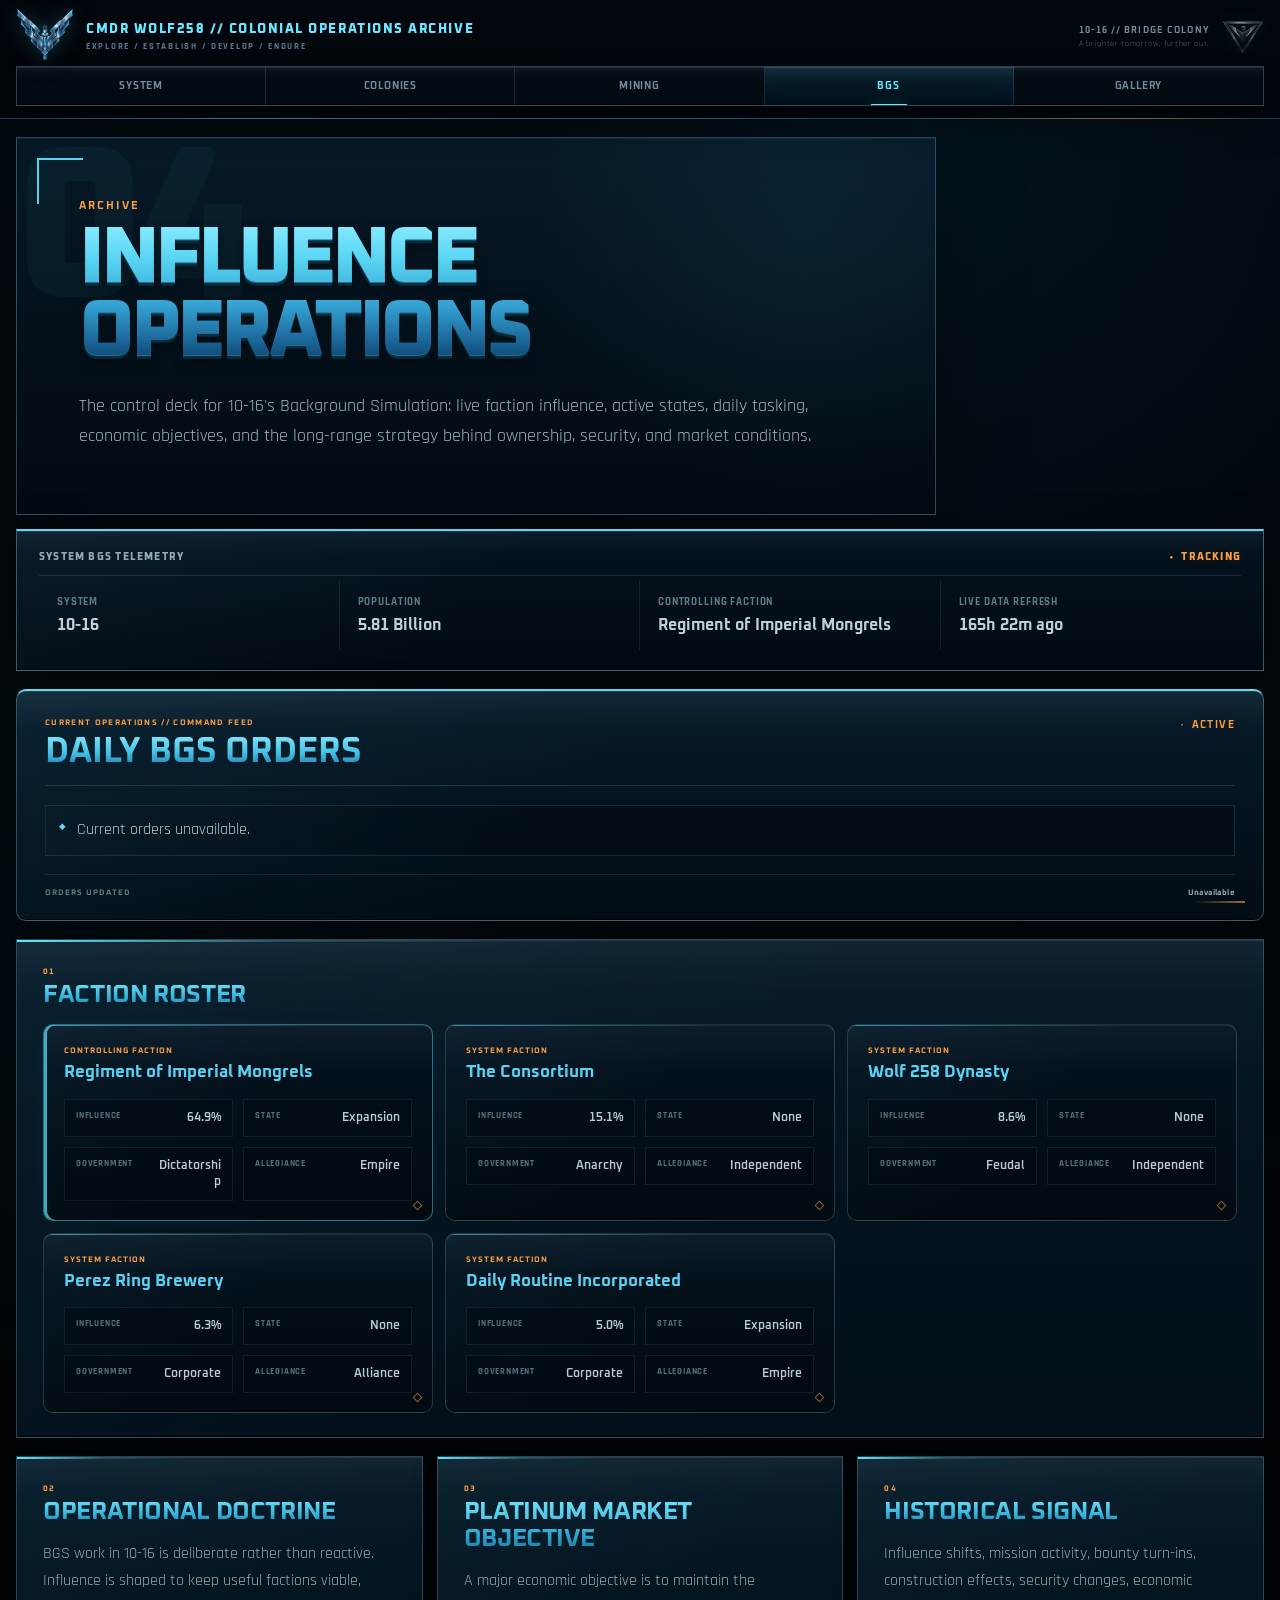
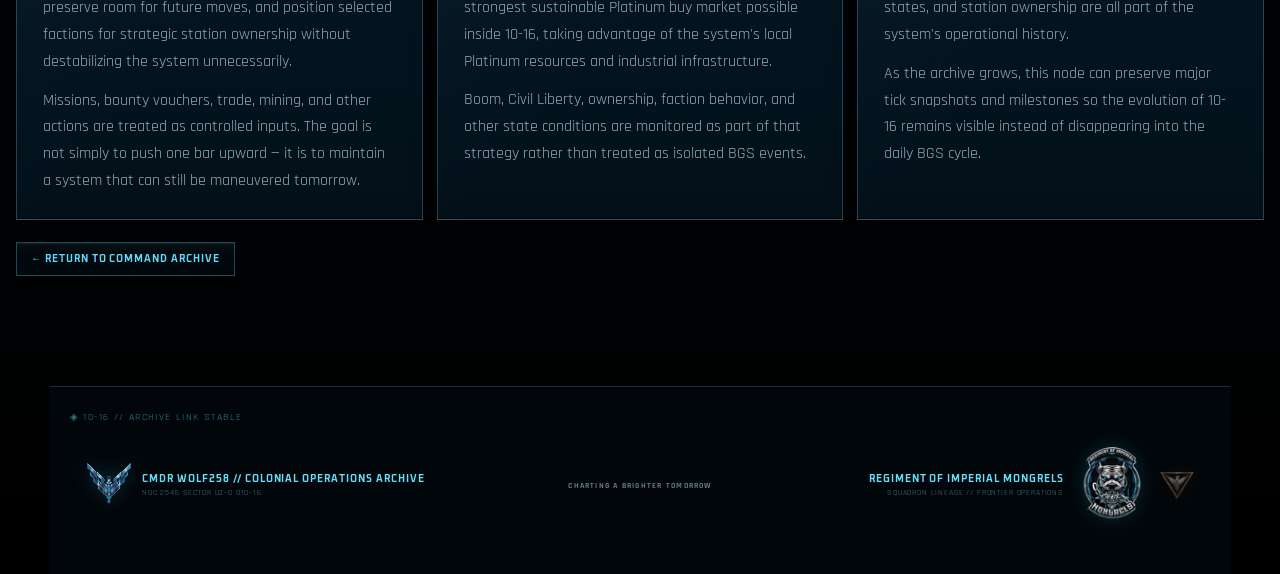
<file: bgs.html>
<!DOCTYPE html>
<html lang="en">
<head>
  <meta charset="UTF-8">
  <meta name="viewport" content="width=device-width, initial-scale=1.0, viewport-fit=cover">
  <meta name="theme-color" content="#02080e">

  <title>Influence Operations | 10-16</title>

  <link rel="preconnect" href="https://fonts.googleapis.com">
  <link rel="preconnect" href="https://fonts.gstatic.com" crossorigin>
  <link href="https://fonts.googleapis.com/css2?family=Oxanium:wght@500;600;700;800&family=Rajdhani:wght@500;600;700&display=swap" rel="stylesheet">

  <link rel="stylesheet" href="styles.css">
  <link rel="stylesheet" href="visual-polish.css">
  <link rel="stylesheet" href="brand-assets.css">
  <link rel="stylesheet" href="archive-page.css">
  <link rel="stylesheet" href="bgs-page.css">
</head>

<body class="archive-page page-bgs">

  <header class="concept-header">
    <div class="concept-header-shell">
      <div class="concept-header-top">
        <a class="concept-brand" href="index.html" aria-label="10-16 archive home">
          <img class="brand-elite-mark" src="images/site/elite-command-mark.webp" alt="" aria-hidden="true">

          <span class="concept-brand-copy">
            <strong>CMDR WOLF258 // COLONIAL OPERATIONS ARCHIVE</strong>
            <span>EXPLORE / ESTABLISH / DEVELOP / ENDURE</span>
          </span>
        </a>

        <div class="concept-header-affiliation">
          <div class="concept-header-motto">
            <strong>10-16 // BRIDGE COLONY</strong>
            <span>A brighter tomorrow, further out.</span>
          </div>
          <img class="brand-imperial-mark brand-imperial-cyan"
               src="images/site/imperial-cyan-mark.webp"
               alt="" aria-hidden="true">
        </div>
      </div>

      <nav class="concept-nav" aria-label="Primary navigation">
        <a href="system.html">System</a>
        <a href="colonies.html">Colonies</a>
        <a href="mining.html">Mining</a>
        <a class="active" href="bgs.html">BGS</a>
        <a href="gallery.html">Gallery</a>
      </nav>
    </div>
  </header>

  <main class="archive-main">

    <section class="page-intro">
      <p class="section-label">ARCHIVE</p>
      <h2>Influence Operations</h2>
      <p class="hero-text">
        The control deck for 10-16's Background Simulation: live faction
        influence, active states, daily tasking, economic objectives, and the
        long-range strategy behind ownership, security, and market conditions.
      </p>
    </section>

    <section class="data-panel">
      <div class="panel-heading">
        <span>System BGS Telemetry</span>
        <span class="status-indicator">TRACKING</span>
      </div>

      <div class="system-stats">
        <div class="stat">
          <span class="stat-label">System</span>
          <span class="stat-value">10-16</span>
        </div>

        <div class="stat">
          <span class="stat-label">Population</span>
          <span class="stat-value live-population">Loading...</span>
        </div>

        <div class="stat">
          <span class="stat-label">Controlling Faction</span>
          <span class="stat-value live-controlling-faction">Loading...</span>
        </div>

        <div class="stat">
          <span class="stat-label">Live Data Refresh</span>
          <span class="stat-value" id="system-data-age">Checking...</span>
        </div>
      </div>
    </section>

    <section class="orders-panel">
      <div class="orders-header">
        <div>
          <p class="orders-label">CURRENT OPERATIONS // COMMAND FEED</p>
          <h3>Daily BGS Orders</h3>
        </div>
        <span class="orders-status">ACTIVE</span>
      </div>

      <ul id="daily-orders-list" class="orders-list">
        <li>Loading current orders...</li>
      </ul>

      <div class="orders-footer">
        <span>ORDERS UPDATED</span>
        <span id="orders-updated">Loading...</span>
      </div>
    </section>

    <section class="content-section bgs-faction-section">
      <div class="section-heading">
        <span>01</span>
        <h3>Faction Roster</h3>
      </div>

      <div id="faction-grid" class="faction-grid">
        <div class="faction-loading">Loading current faction data...</div>
      </div>
    </section>

    <section class="archive-overview-grid" aria-label="BGS strategy overview">
      <article class="content-section">
        <div class="section-heading">
          <span>02</span>
          <h3>Operational Doctrine</h3>
        </div>

        <p>
          BGS work in 10-16 is deliberate rather than reactive. Influence is
          shaped to keep useful factions viable, preserve room for future moves,
          and position selected factions for strategic station ownership without
          destabilizing the system unnecessarily.
        </p>

        <p>
          Missions, bounty vouchers, trade, mining, and other actions are treated
          as controlled inputs. The goal is not simply to push one bar upward — it
          is to maintain a system that can still be maneuvered tomorrow.
        </p>
      </article>

      <article class="content-section">
        <div class="section-heading">
          <span>03</span>
          <h3>Platinum Market Objective</h3>
        </div>

        <p>
          A major economic objective is to maintain the strongest sustainable
          Platinum buy market possible inside 10-16, taking advantage of the
          system's local Platinum resources and industrial infrastructure.
        </p>

        <p>
          Boom, Civil Liberty, ownership, faction behavior, and other state
          conditions are monitored as part of that strategy rather than treated
          as isolated BGS events.
        </p>
      </article>

      <article class="content-section">
        <div class="section-heading">
          <span>04</span>
          <h3>Historical Signal</h3>
        </div>

        <p>
          Influence shifts, mission activity, bounty turn-ins, construction
          effects, security changes, economic states, and station ownership are
          all part of the system's operational history.
        </p>

        <p>
          As the archive grows, this node can preserve major tick snapshots and
          milestones so the evolution of 10-16 remains visible instead of
          disappearing into the daily BGS cycle.
        </p>
      </article>
    </section>

    <a class="back-link" href="index.html">← Return to Command Archive</a>

  </main>

  <footer class="concept-footer">
    <div class="concept-footer-inner">
      <div class="concept-footer-brand">
        <img class="brand-elite-mark brand-elite-mark-footer"
             src="images/site/elite-command-mark.webp"
             alt="" aria-hidden="true">
        <span>
          <strong>CMDR WOLF258 // COLONIAL OPERATIONS ARCHIVE</strong>
          <small>NGC 2546 SECTOR UZ-G D10-16</small>
        </span>
      </div>

      <div class="concept-footer-center">CHARTING A BRIGHTER TOMORROW</div>

      <div class="concept-footer-mongrels">
        <span>
          <strong>REGIMENT OF IMPERIAL MONGRELS</strong>
          <small>SQUADRON LINEAGE // FRONTIER OPERATIONS</small>
        </span>
        <img class="brand-mongrel-mark"
             src="images/site/mongrels-10-16.webp"
             alt="Regiment of Imperial Mongrels emblem">
        <img class="brand-imperial-mark brand-imperial-orange"
             src="images/site/imperial-orange-mark.webp"
             alt="" aria-hidden="true">
      </div>
    </div>
  </footer>

  <script src="script.js"></script>
</body>
</html>
</file>
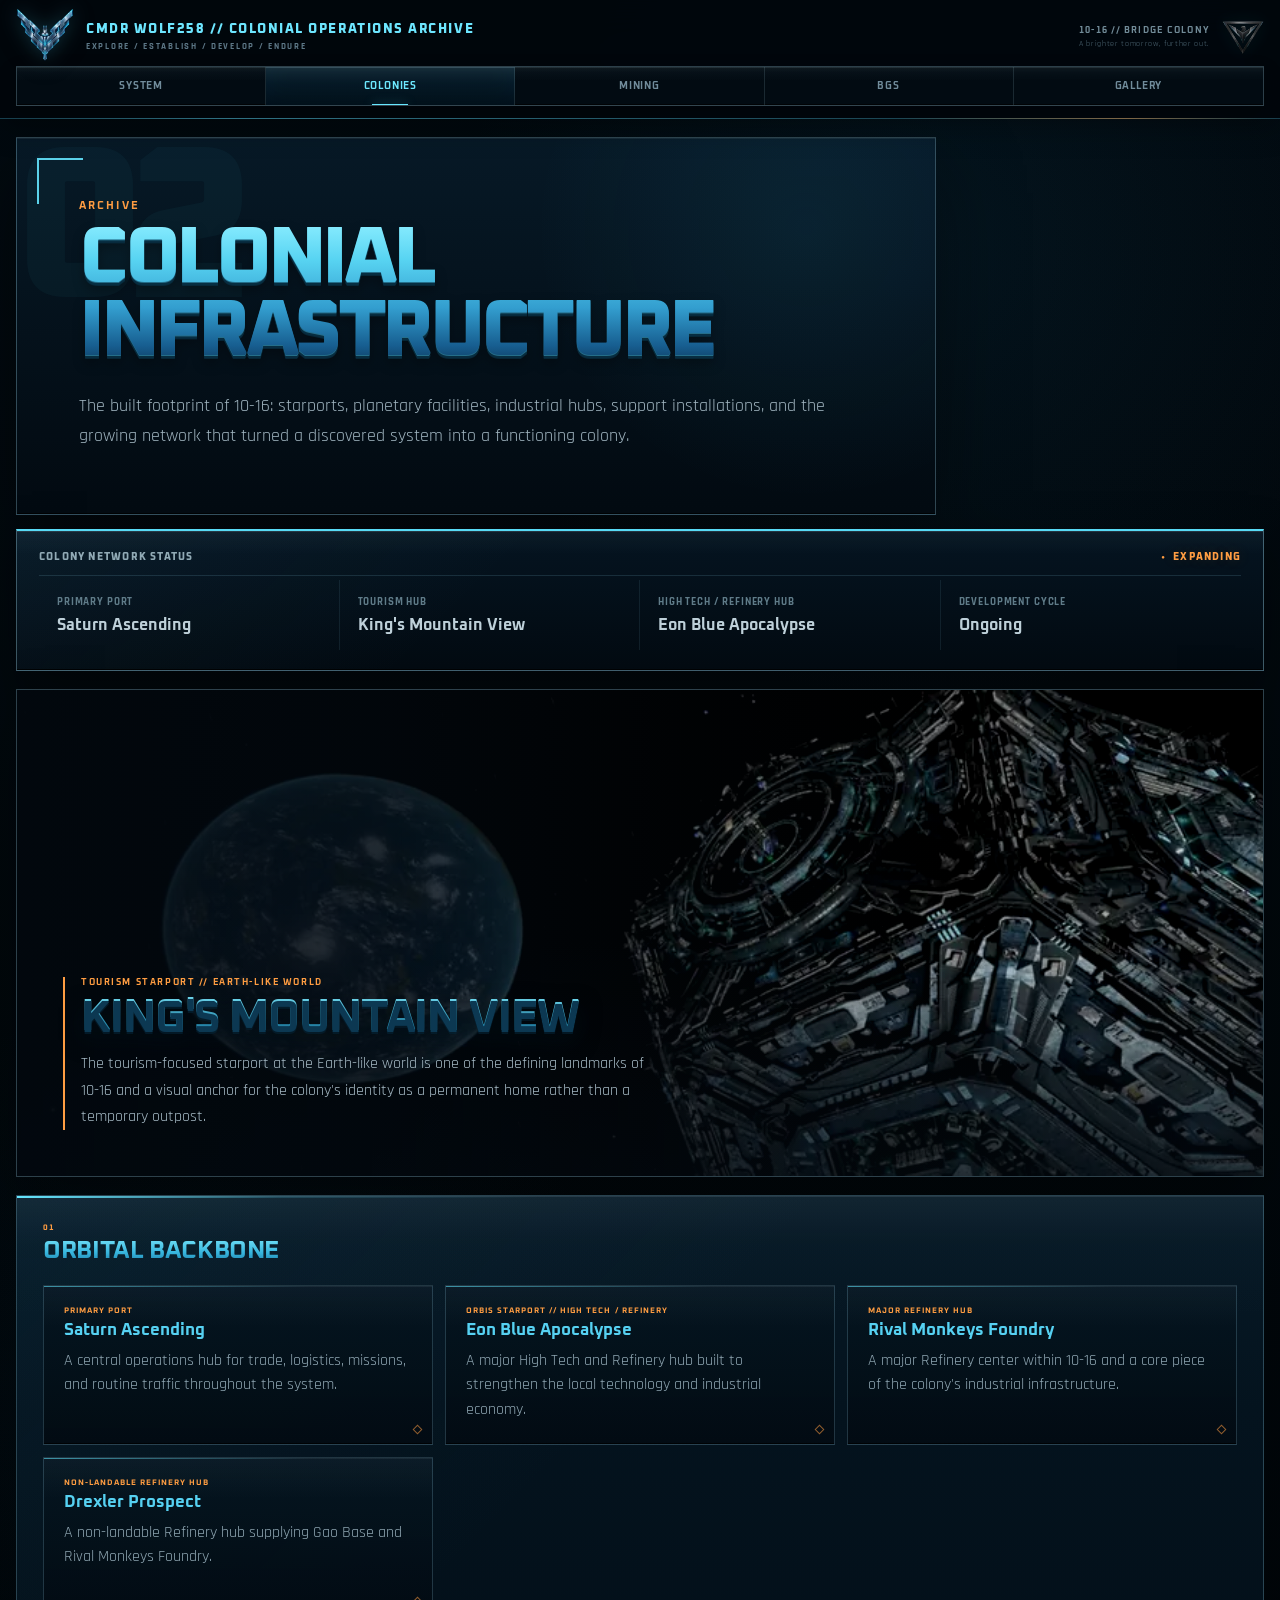
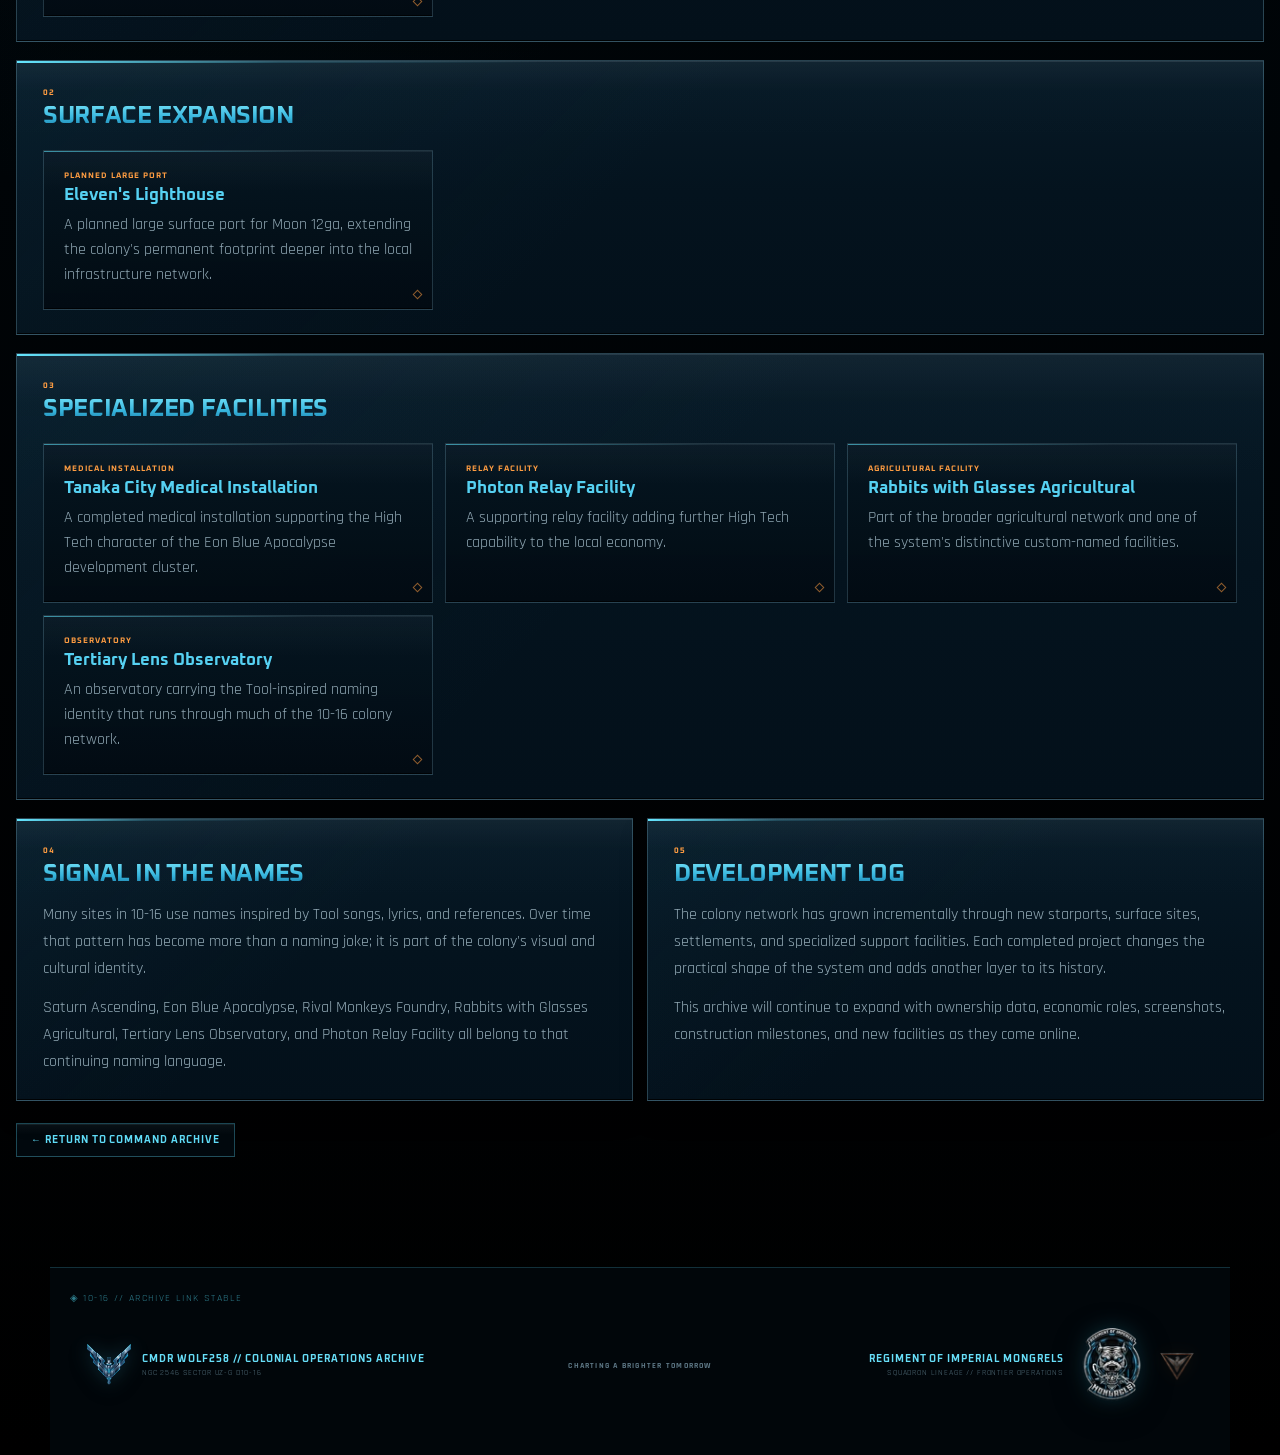
<file: colonies.html>
<!DOCTYPE html>
<html lang="en">
<head>
  <meta charset="UTF-8">
  <meta name="viewport" content="width=device-width, initial-scale=1.0, viewport-fit=cover">
  <meta name="theme-color" content="#02080e">

  <title>Colonial Infrastructure | 10-16</title>

  <link rel="preconnect" href="https://fonts.googleapis.com">
  <link rel="preconnect" href="https://fonts.gstatic.com" crossorigin>
  <link href="https://fonts.googleapis.com/css2?family=Oxanium:wght@500;600;700;800&family=Rajdhani:wght@500;600;700&display=swap" rel="stylesheet">

  <link rel="stylesheet" href="styles.css">
  <link rel="stylesheet" href="visual-polish.css">
  <link rel="stylesheet" href="brand-assets.css">
  <link rel="stylesheet" href="archive-page.css">
  <style>
    .archive-page.page-colonies .page-intro::after { content: "02"; }
  </style>
</head>

<body class="archive-page page-colonies">

  <header class="concept-header">
    <div class="concept-header-shell">
      <div class="concept-header-top">
        <a class="concept-brand" href="index.html" aria-label="10-16 archive home">
          <img class="brand-elite-mark" src="images/site/elite-command-mark.webp" alt="" aria-hidden="true">

          <span class="concept-brand-copy">
            <strong>CMDR WOLF258 // COLONIAL OPERATIONS ARCHIVE</strong>
            <span>EXPLORE / ESTABLISH / DEVELOP / ENDURE</span>
          </span>
        </a>

        <div class="concept-header-affiliation">
          <div class="concept-header-motto">
            <strong>10-16 // BRIDGE COLONY</strong>
            <span>A brighter tomorrow, further out.</span>
          </div>
          <img class="brand-imperial-mark brand-imperial-cyan"
               src="images/site/imperial-cyan-mark.webp"
               alt="" aria-hidden="true">
        </div>
      </div>

      <nav class="concept-nav" aria-label="Primary navigation">
        <a href="system.html">System</a>
        <a class="active" href="colonies.html">Colonies</a>
        <a href="mining.html">Mining</a>
        <a href="bgs.html">BGS</a>
        <a href="gallery.html">Gallery</a>
      </nav>
    </div>
  </header>

  <main class="archive-main">

    <section class="page-intro">
      <p class="section-label">ARCHIVE</p>
      <h2>Colonial Infrastructure</h2>
      <p class="hero-text">
        The built footprint of 10-16: starports, planetary facilities,
        industrial hubs, support installations, and the growing network that
        turned a discovered system into a functioning colony.
      </p>
    </section>

    <section class="data-panel">
      <div class="panel-heading">
        <span>Colony Network Status</span>
        <span class="status-indicator">EXPANDING</span>
      </div>

      <div class="system-stats">
        <div class="stat">
          <span class="stat-label">Primary Port</span>
          <span class="stat-value">Saturn Ascending</span>
        </div>

        <div class="stat">
          <span class="stat-label">Tourism Hub</span>
          <span class="stat-value">King's Mountain View</span>
        </div>

        <div class="stat">
          <span class="stat-label">High Tech / Refinery Hub</span>
          <span class="stat-value">Eon Blue Apocalypse</span>
        </div>

        <div class="stat">
          <span class="stat-label">Development Cycle</span>
          <span class="stat-value">Ongoing</span>
        </div>
      </div>
    </section>

    <section class="landmark-panel" id="kings-mountain-view">
      <img
        src="images/gallery/kings-mountain-view-elw.webp"
        alt="Earth-like world in 10-16 beside King's Mountain View"
      >
      <div class="landmark-overlay">
        <div class="landmark-copy">
          <p class="cinematic-kicker">TOURISM STARPORT // EARTH-LIKE WORLD</p>
          <h3>King's Mountain View</h3>
          <p>
            The tourism-focused starport at the Earth-like world is one of the
            defining landmarks of 10-16 and a visual anchor for the colony's
            identity as a permanent home rather than a temporary outpost.
          </p>
        </div>
      </div>
    </section>

    <section class="content-section strategic-section">
      <div class="section-heading">
        <span>01</span>
        <h3>Orbital Backbone</h3>
      </div>

      <div class="location-grid">
        <div class="location-card">
          <p class="location-type">PRIMARY PORT</p>
          <h4>Saturn Ascending</h4>
          <p>
            A central operations hub for trade, logistics, missions, and routine
            traffic throughout the system.
          </p>
        </div>

        <div class="location-card">
          <p class="location-type">ORBIS STARPORT // HIGH TECH / REFINERY</p>
          <h4>Eon Blue Apocalypse</h4>
          <p>
            A major High Tech and Refinery hub built to strengthen the local
            technology and industrial economy.
          </p>
        </div>

        <div class="location-card">
          <p class="location-type">MAJOR REFINERY HUB</p>
          <h4>Rival Monkeys Foundry</h4>
          <p>
            A major Refinery center within 10-16 and a core piece of the colony's
            industrial infrastructure.
          </p>
        </div>

        <div class="location-card">
          <p class="location-type">NON-LANDABLE REFINERY HUB</p>
          <h4>Drexler Prospect</h4>
          <p>
            A non-landable Refinery hub supplying Gao Base and Rival Monkeys
            Foundry.
          </p>
        </div>
      </div>
    </section>

    <section class="content-section strategic-section">
      <div class="section-heading">
        <span>02</span>
        <h3>Surface Expansion</h3>
      </div>

      <div class="location-grid">
        <div class="location-card">
          <p class="location-type">PLANNED LARGE PORT</p>
          <h4>Eleven's Lighthouse</h4>
          <p>
            A planned large surface port for Moon 12ga, extending the colony's
            permanent footprint deeper into the local infrastructure network.
          </p>
        </div>
      </div>
    </section>

    <section class="content-section strategic-section">
      <div class="section-heading">
        <span>03</span>
        <h3>Specialized Facilities</h3>
      </div>

      <div class="location-grid">
        <div class="location-card">
          <p class="location-type">MEDICAL INSTALLATION</p>
          <h4>Tanaka City Medical Installation</h4>
          <p>
            A completed medical installation supporting the High Tech character
            of the Eon Blue Apocalypse development cluster.
          </p>
        </div>

        <div class="location-card">
          <p class="location-type">RELAY FACILITY</p>
          <h4>Photon Relay Facility</h4>
          <p>
            A supporting relay facility adding further High Tech capability to
            the local economy.
          </p>
        </div>

        <div class="location-card">
          <p class="location-type">AGRICULTURAL FACILITY</p>
          <h4>Rabbits with Glasses Agricultural</h4>
          <p>
            Part of the broader agricultural network and one of the system's
            distinctive custom-named facilities.
          </p>
        </div>

        <div class="location-card">
          <p class="location-type">OBSERVATORY</p>
          <h4>Tertiary Lens Observatory</h4>
          <p>
            An observatory carrying the Tool-inspired naming identity that runs
            through much of the 10-16 colony network.
          </p>
        </div>
      </div>
    </section>

    <section class="archive-overview-grid archive-overview-grid-two" aria-label="Colony identity and development log">
      <article class="content-section">
        <div class="section-heading">
          <span>04</span>
          <h3>Signal in the Names</h3>
        </div>

        <p>
          Many sites in 10-16 use names inspired by Tool songs, lyrics, and
          references. Over time that pattern has become more than a naming joke;
          it is part of the colony's visual and cultural identity.
        </p>

        <p>
          Saturn Ascending, Eon Blue Apocalypse, Rival Monkeys Foundry, Rabbits
          with Glasses Agricultural, Tertiary Lens Observatory, and Photon Relay
          Facility all belong to that continuing naming language.
        </p>
      </article>

      <article class="content-section">
        <div class="section-heading">
          <span>05</span>
          <h3>Development Log</h3>
        </div>

        <p>
          The colony network has grown incrementally through new starports,
          surface sites, settlements, and specialized support facilities. Each
          completed project changes the practical shape of the system and adds
          another layer to its history.
        </p>

        <p>
          This archive will continue to expand with ownership data, economic
          roles, screenshots, construction milestones, and new facilities as
          they come online.
        </p>
      </article>
    </section>

    <a class="back-link" href="index.html">← Return to Command Archive</a>

  </main>

  <footer class="concept-footer">
    <div class="concept-footer-inner">
      <div class="concept-footer-brand">
        <img class="brand-elite-mark brand-elite-mark-footer"
             src="images/site/elite-command-mark.webp"
             alt="" aria-hidden="true">
        <span>
          <strong>CMDR WOLF258 // COLONIAL OPERATIONS ARCHIVE</strong>
          <small>NGC 2546 SECTOR UZ-G D10-16</small>
        </span>
      </div>

      <div class="concept-footer-center">CHARTING A BRIGHTER TOMORROW</div>

      <div class="concept-footer-mongrels">
        <span>
          <strong>REGIMENT OF IMPERIAL MONGRELS</strong>
          <small>SQUADRON LINEAGE // FRONTIER OPERATIONS</small>
        </span>
        <img class="brand-mongrel-mark"
             src="images/site/mongrels-10-16.webp"
             alt="Regiment of Imperial Mongrels emblem">
        <img class="brand-imperial-mark brand-imperial-orange"
             src="images/site/imperial-orange-mark.webp"
             alt="" aria-hidden="true">
      </div>
    </div>
  </footer>

</body>
</html>
</file>
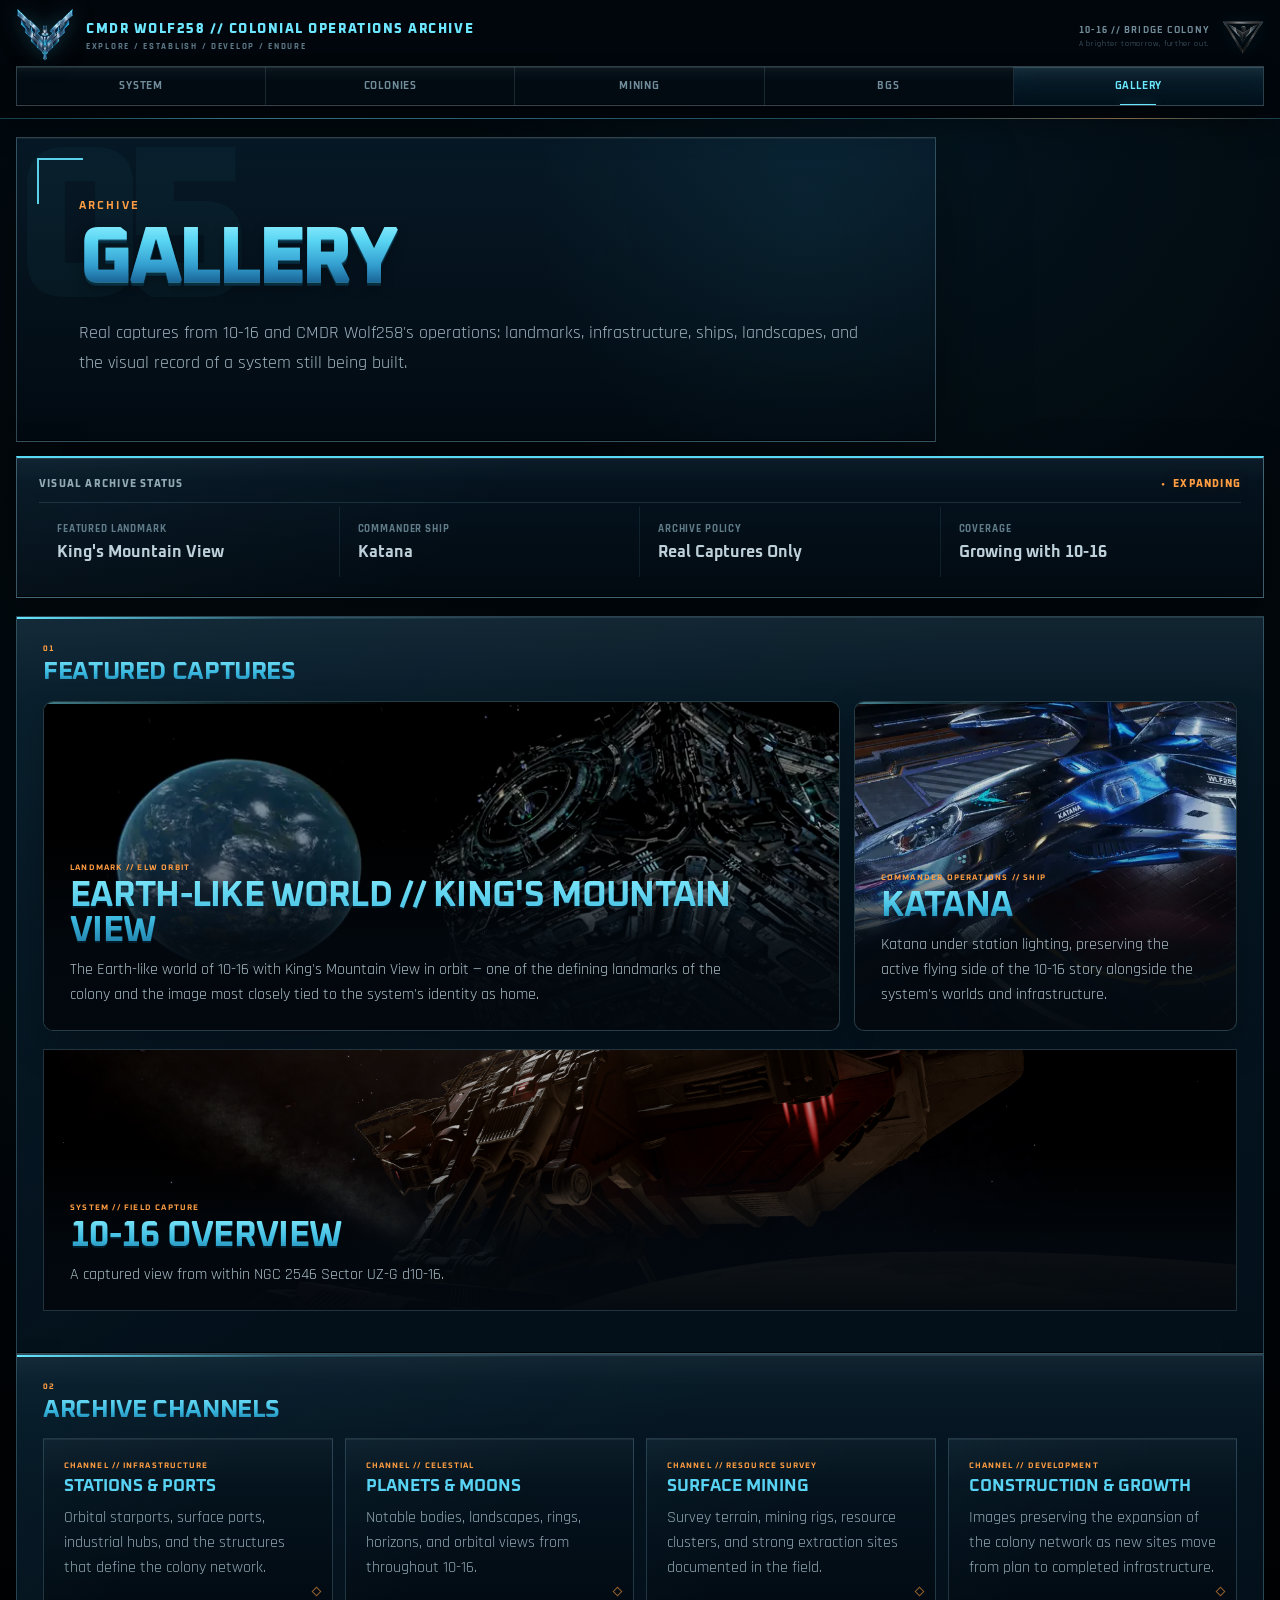
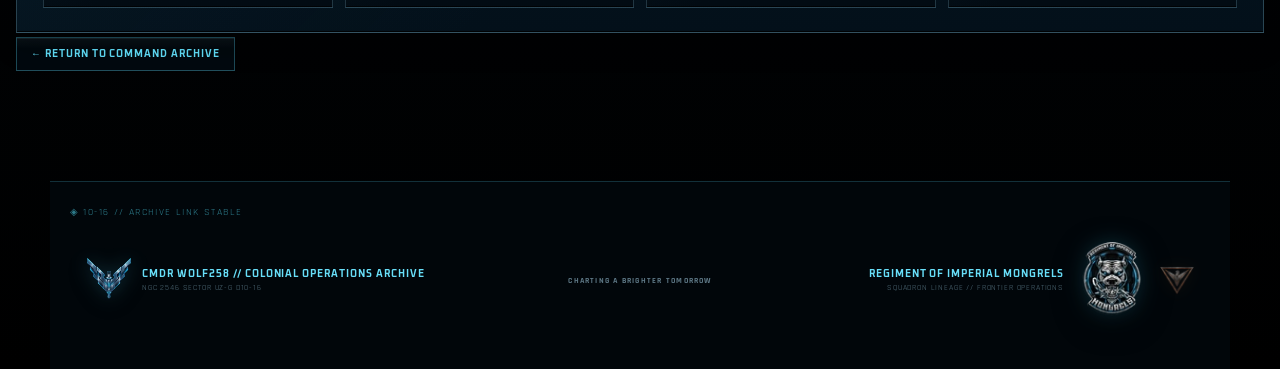
<file: gallery.html>
<!DOCTYPE html>
<html lang="en">
<head>
  <meta charset="UTF-8">
  <meta name="viewport" content="width=device-width, initial-scale=1.0, viewport-fit=cover">
  <meta name="theme-color" content="#02080e">

  <title>Gallery | 10-16</title>

  <link rel="preconnect" href="https://fonts.googleapis.com">
  <link rel="preconnect" href="https://fonts.gstatic.com" crossorigin>
  <link href="https://fonts.googleapis.com/css2?family=Oxanium:wght@500;600;700;800&family=Rajdhani:wght@500;600;700&display=swap" rel="stylesheet">

  <link rel="stylesheet" href="styles.css">
  <link rel="stylesheet" href="visual-polish.css">
  <link rel="stylesheet" href="brand-assets.css">
  <link rel="stylesheet" href="archive-page.css">
  <link rel="stylesheet" href="gallery-page.css">
</head>

<body class="archive-page page-gallery">

  <header class="concept-header">
    <div class="concept-header-shell">
      <div class="concept-header-top">
        <a class="concept-brand" href="index.html" aria-label="10-16 archive home">
          <img class="brand-elite-mark" src="images/site/elite-command-mark.webp" alt="" aria-hidden="true">

          <span class="concept-brand-copy">
            <strong>CMDR WOLF258 // COLONIAL OPERATIONS ARCHIVE</strong>
            <span>EXPLORE / ESTABLISH / DEVELOP / ENDURE</span>
          </span>
        </a>

        <div class="concept-header-affiliation">
          <div class="concept-header-motto">
            <strong>10-16 // BRIDGE COLONY</strong>
            <span>A brighter tomorrow, further out.</span>
          </div>
          <img class="brand-imperial-mark brand-imperial-cyan"
               src="images/site/imperial-cyan-mark.webp"
               alt="" aria-hidden="true">
        </div>
      </div>

      <nav class="concept-nav" aria-label="Primary navigation">
        <a href="system.html">System</a>
        <a href="colonies.html">Colonies</a>
        <a href="mining.html">Mining</a>
        <a href="bgs.html">BGS</a>
        <a class="active" href="gallery.html">Gallery</a>
      </nav>
    </div>
  </header>

  <main class="archive-main">

    <section class="page-intro">
      <p class="section-label">ARCHIVE</p>
      <h2>Gallery</h2>
      <p class="hero-text">
        Real captures from 10-16 and CMDR Wolf258's operations: landmarks,
        infrastructure, ships, landscapes, and the visual record of a system
        still being built.
      </p>
    </section>

    <section class="data-panel gallery-telemetry">
      <div class="panel-heading">
        <span>Visual Archive Status</span>
        <span class="status-indicator">EXPANDING</span>
      </div>

      <div class="system-stats">
        <div class="stat">
          <span class="stat-label">Featured Landmark</span>
          <span class="stat-value">King's Mountain View</span>
        </div>

        <div class="stat">
          <span class="stat-label">Commander Ship</span>
          <span class="stat-value">Katana</span>
        </div>

        <div class="stat">
          <span class="stat-label">Archive Policy</span>
          <span class="stat-value">Real Captures Only</span>
        </div>

        <div class="stat">
          <span class="stat-label">Coverage</span>
          <span class="stat-value">Growing with 10-16</span>
        </div>
      </div>
    </section>

    <section class="content-section">
      <div class="section-heading">
        <span>01</span>
        <h3>Featured Captures</h3>
      </div>

      <div class="gallery-feature-grid">
        <article class="gallery-card gallery-card-primary" id="kings-mountain-view">
          <a href="images/gallery/kings-mountain-view-elw.webp" aria-label="Open King's Mountain View capture">
            <img src="images/gallery/kings-mountain-view-elw.webp" alt="Earth-like world of 10-16 beside King's Mountain View">
          </a>
          <div class="gallery-card-copy">
            <p class="location-type">LANDMARK // ELW ORBIT</p>
            <h3>Earth-like World // King's Mountain View</h3>
            <p>
              The Earth-like world of 10-16 with King's Mountain View in orbit —
              one of the defining landmarks of the colony and the image most
              closely tied to the system's identity as home.
            </p>
          </div>
        </article>

        <article class="gallery-card gallery-card-secondary" id="katana">
          <a href="images/gallery/katana.webp" aria-label="Open Katana capture">
            <img src="images/gallery/katana.webp" alt="Katana under station lighting" loading="lazy">
          </a>
          <div class="gallery-card-copy">
            <p class="location-type">COMMANDER OPERATIONS // SHIP</p>
            <h3>Katana</h3>
            <p>
              Katana under station lighting, preserving the active flying side
              of the 10-16 story alongside the system's worlds and infrastructure.
            </p>
          </div>
        </article>
      </div>

      <div class="gallery-strip">
        <article class="gallery-strip-card" id="overview-capture">
          <a href="images/gallery/image.png" aria-label="Open 10-16 overview capture">
            <img src="images/gallery/image.png" alt="View from NGC 2546 Sector UZ-G d10-16" loading="lazy">
          </a>
          <div class="gallery-card-copy">
            <p class="location-type">SYSTEM // FIELD CAPTURE</p>
            <h3>10-16 Overview</h3>
            <p>A captured view from within NGC 2546 Sector UZ-G d10-16.</p>
          </div>
        </article>
      </div>
    </section>

    <section class="content-section">
      <div class="section-heading">
        <span>02</span>
        <h3>Archive Channels</h3>
      </div>

      <div class="channel-grid">
        <div class="channel-card">
          <p class="location-type">CHANNEL // INFRASTRUCTURE</p>
          <h4>Stations &amp; Ports</h4>
          <p>Orbital starports, surface ports, industrial hubs, and the structures that define the colony network.</p>
        </div>

        <div class="channel-card">
          <p class="location-type">CHANNEL // CELESTIAL</p>
          <h4>Planets &amp; Moons</h4>
          <p>Notable bodies, landscapes, rings, horizons, and orbital views from throughout 10-16.</p>
        </div>

        <div class="channel-card">
          <p class="location-type">CHANNEL // RESOURCE SURVEY</p>
          <h4>Surface Mining</h4>
          <p>Survey terrain, mining rigs, resource clusters, and strong extraction sites documented in the field.</p>
        </div>

        <div class="channel-card">
          <p class="location-type">CHANNEL // DEVELOPMENT</p>
          <h4>Construction &amp; Growth</h4>
          <p>Images preserving the expansion of the colony network as new sites move from plan to completed infrastructure.</p>
        </div>
      </div>
    </section>

    <a class="back-link" href="index.html">← Return to Command Archive</a>
  </main>

  <footer class="concept-footer">
    <div class="concept-footer-inner">
      <div class="concept-footer-brand">
        <img class="brand-elite-mark brand-elite-mark-footer"
             src="images/site/elite-command-mark.webp"
             alt="" aria-hidden="true">
        <span>
          <strong>CMDR WOLF258 // COLONIAL OPERATIONS ARCHIVE</strong>
          <small>NGC 2546 SECTOR UZ-G D10-16</small>
        </span>
      </div>

      <div class="concept-footer-center">CHARTING A BRIGHTER TOMORROW</div>

      <div class="concept-footer-mongrels">
        <span>
          <strong>REGIMENT OF IMPERIAL MONGRELS</strong>
          <small>SQUADRON LINEAGE // FRONTIER OPERATIONS</small>
        </span>
        <img class="brand-mongrel-mark"
             src="images/site/mongrels-10-16.webp"
             alt="Regiment of Imperial Mongrels emblem">
        <img class="brand-imperial-mark brand-imperial-orange"
             src="images/site/imperial-orange-mark.webp"
             alt="" aria-hidden="true">
      </div>
    </div>
  </footer>

</body>
</html>
</file>
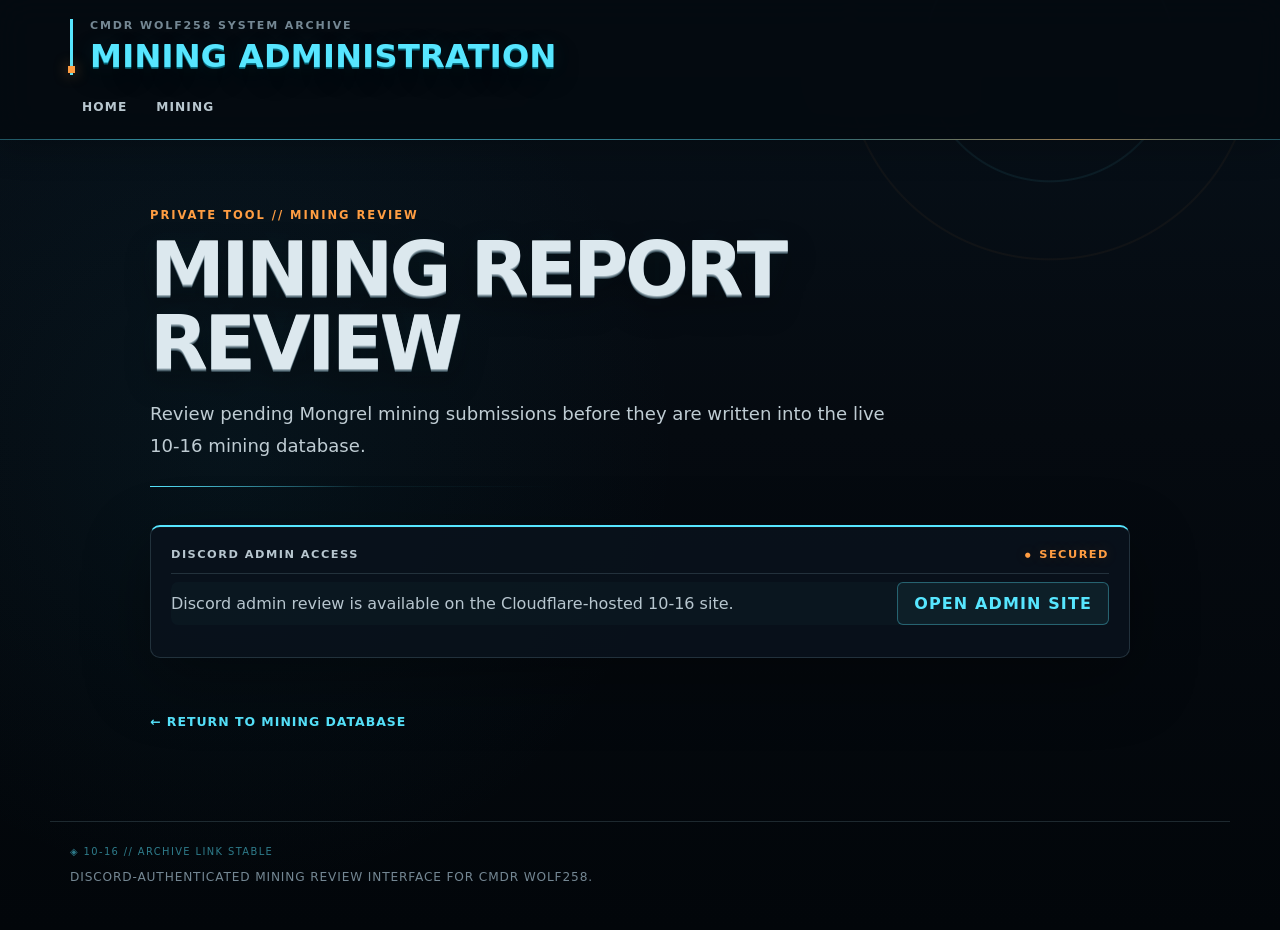
<file: mining-admin.html>
<!DOCTYPE html>
<html lang="en">
<head>
  <meta charset="UTF-8">
  <meta name="viewport" content="width=device-width, initial-scale=1.0">

  <title>Mining Admin | NGC 2546 Sector UZ-G d10-16</title>

  <link rel="stylesheet" href="styles.css">

  <style>
    .admin-shell {
      max-width: 980px;
      margin: 0 auto;
    }

    .admin-panel {
      background: var(--panel);
      border-top: 2px solid var(--orange);
      border-right: 1px solid var(--border);
      border-bottom: 1px solid var(--border);
      border-left: 1px solid var(--border);
      padding: 20px;
      margin-bottom: 24px;
    }

    .admin-auth-row {
      display: flex;
      justify-content: space-between;
      align-items: center;
      gap: 16px;
      flex-wrap: wrap;
    }

    .admin-field {
      display: flex;
      flex-direction: column;
      gap: 7px;
    }

    .admin-field label {
      color: var(--text-dim);
      font-size: 0.72rem;
      letter-spacing: 0.11em;
      text-transform: uppercase;
    }

    .admin-field select,
    .admin-field textarea {
      width: 100%;
      border: 1px solid var(--border);
      background: var(--bg-secondary);
      color: var(--text);
      padding: 11px 12px;
      font: inherit;
      border-radius: 0;
    }

    .admin-field select:focus,
    .admin-field textarea:focus {
      outline: 1px solid var(--orange);
      border-color: var(--orange);
    }

    .admin-button,
    .admin-login-button {
      display: inline-block;
      border: 1px solid var(--orange);
      background: var(--orange);
      color: #090d11;
      padding: 11px 16px;
      font: inherit;
      font-weight: 700;
      letter-spacing: 0.07em;
      text-transform: uppercase;
      text-decoration: none;
      cursor: pointer;
    }

    .admin-button.secondary,
    .admin-login-button.secondary {
      background: transparent;
      color: var(--orange);
    }

    .admin-button.danger {
      border-color: #d95d5d;
      background: transparent;
      color: #ff8f8f;
    }

    .admin-button:disabled {
      opacity: 0.55;
      cursor: wait;
    }

    .admin-toolbar {
      display: flex;
      gap: 10px;
      justify-content: space-between;
      align-items: end;
      flex-wrap: wrap;
      margin-bottom: 18px;
    }

    .admin-toolbar-group {
      display: flex;
      gap: 10px;
      align-items: end;
      flex-wrap: wrap;
    }

    .admin-status {
      margin: 12px 0 0;
      color: var(--text-dim);
      line-height: 1.5;
    }

    .admin-status.success {
      color: var(--orange);
    }

    .admin-status.error {
      color: #ff8f8f;
    }

    .report-list {
      display: grid;
      gap: 14px;
    }

    .report-card {
      background: var(--panel);
      border: 1px solid var(--border);
      border-left: 3px solid var(--orange);
      padding: 18px;
    }

    .report-card.reviewed {
      opacity: 0.8;
      border-left-color: var(--text-dim);
    }

    .report-topline {
      display: flex;
      justify-content: space-between;
      gap: 14px;
      align-items: flex-start;
      margin-bottom: 12px;
    }

    .report-code {
      margin: 0 0 5px;
      color: var(--text-dim);
      font-size: 0.72rem;
      letter-spacing: 0.12em;
      text-transform: uppercase;
    }

    .report-title {
      margin: 0;
      color: var(--orange);
      font-size: 1.25rem;
    }

    .report-status-badge {
      border: 1px solid var(--border);
      padding: 5px 8px;
      color: var(--text-soft);
      font-size: 0.7rem;
      letter-spacing: 0.09em;
      text-transform: uppercase;
      white-space: nowrap;
    }

    .report-grid {
      display: grid;
      grid-template-columns: repeat(2, minmax(0, 1fr));
      gap: 10px 18px;
      margin: 14px 0;
    }

    .report-detail {
      border-bottom: 1px solid rgba(255,255,255,0.06);
      padding-bottom: 8px;
    }

    .report-detail-label {
      display: block;
      color: var(--text-dim);
      font-size: 0.68rem;
      letter-spacing: 0.09em;
      text-transform: uppercase;
      margin-bottom: 4px;
    }

    .report-detail-value {
      color: var(--text);
      word-break: break-word;
    }

    .report-notes {
      margin: 12px 0 0;
      color: var(--text-soft);
      line-height: 1.6;
      white-space: pre-wrap;
    }

    .report-review {
      margin-top: 16px;
      padding-top: 14px;
      border-top: 1px solid var(--border);
    }

    .duplicate-review {
      margin-top: 16px;
      padding: 14px;
      border: 1px solid rgba(255, 178, 41, 0.45);
      background: rgba(255, 178, 41, 0.05);
    }

    .duplicate-review h5 {
      margin: 0 0 10px;
      color: var(--orange);
      font-size: 0.85rem;
      letter-spacing: 0.08em;
      text-transform: uppercase;
    }

    .duplicate-columns {
      display: grid;
      grid-template-columns: repeat(2, minmax(0, 1fr));
      gap: 12px;
    }

    .duplicate-entry {
      border: 1px solid var(--border);
      padding: 12px;
      background: var(--bg-secondary);
    }

    .duplicate-entry strong {
      color: var(--orange);
    }

    .report-review textarea {
      min-height: 80px;
      resize: vertical;
    }

    .report-actions {
      display: flex;
      gap: 10px;
      flex-wrap: wrap;
      margin-top: 12px;
    }

    .empty-state {
      border: 1px solid var(--border);
      background: var(--panel);
      padding: 20px;
      color: var(--text-dim);
    }

    .admin-note {
      color: var(--text-soft);
      line-height: 1.6;
      margin: 0;
    }

    .admin-note strong {
      color: var(--orange);
    }

    @media (max-width: 720px) {
      .report-grid,
      .duplicate-columns {
        grid-template-columns: 1fr;
      }

      .admin-toolbar,
      .admin-toolbar-group {
        align-items: stretch;
      }

      .admin-toolbar-group {
        width: 100%;
      }

      .admin-toolbar-group .admin-field,
      .admin-toolbar-group .admin-button {
        flex: 1 1 auto;
      }

      .report-topline {
        flex-direction: column;
      }
    }
  </style>
</head>

<body>

  <header class="site-header">
    <div class="header-inner">
      <div class="title-block">
        <p class="eyebrow">CMDR WOLF258 SYSTEM ARCHIVE</p>
        <h1>Mining Administration</h1>
      </div>

      <nav class="main-nav">
        <a href="index.html">Home</a>
        <a href="mining.html">Mining</a>
      </nav>
    </div>
  </header>

  <main>
    <div class="admin-shell">

      <section class="page-intro">
        <p class="section-label">PRIVATE TOOL // MINING REVIEW</p>
        <h2>Mining Report Review</h2>
        <p class="hero-text">
          Review pending Mongrel mining submissions before they are written into
          the live 10-16 mining database.
        </p>
      </section>

      <section class="admin-panel" id="admin-auth-panel">
        <div class="panel-heading">
          <span>Discord Admin Access</span>
          <span class="status-indicator">SECURED</span>
        </div>

        <div class="admin-auth-row">
          <p id="admin-auth-copy" class="admin-note">
            Checking Discord admin access...
          </p>
          <div id="admin-auth-actions"></div>
        </div>

        <p id="admin-login-status" class="admin-status" aria-live="polite"></p>
      </section>

      <section class="content-section" id="review-section" hidden>
        <div class="section-heading">
          <span>01</span>
          <h3>Review Queue</h3>
        </div>

        <div class="admin-toolbar">
          <div class="admin-toolbar-group">
            <div class="admin-field">
              <label for="report-status-filter">Status</label>
              <select id="report-status-filter">
                <option value="pending">Pending</option>
                <option value="approved">Approved</option>
                <option value="rejected">Rejected</option>
                <option value="all">All Reports</option>
              </select>
            </div>

            <button id="refresh-reports" class="admin-button secondary" type="button">
              Refresh
            </button>
          </div>
        </div>

        <p id="review-status" class="admin-status" aria-live="polite"></p>
        <div id="report-list" class="report-list"></div>
      </section>

      <a class="back-link" href="mining.html">← Return to Mining Database</a>

    </div>
  </main>

  <footer>
    <p>Discord-authenticated mining review interface for CMDR Wolf258.</p>
  </footer>

  <script>
    (function setupMiningAdmin() {
      const PAGES_ORIGIN = "https://ten16-archive.pages.dev";
      const isPagesSite = window.location.origin === PAGES_ORIGIN;

      const authCopy = document.getElementById("admin-auth-copy");
      const authActions = document.getElementById("admin-auth-actions");
      const loginStatus = document.getElementById("admin-login-status");
      const reviewSection = document.getElementById("review-section");
      const statusFilter = document.getElementById("report-status-filter");
      const refreshButton = document.getElementById("refresh-reports");
      const reviewStatus = document.getElementById("review-status");
      const reportList = document.getElementById("report-list");

      function actionLink(href, label, secondary = false) {
        const link = document.createElement("a");
        link.href = href;
        link.className = secondary
          ? "admin-login-button secondary"
          : "admin-login-button";
        link.textContent = label;
        return link;
      }

      function setLoginStatus(message, type = "") {
        loginStatus.className = "admin-status";
        if (type) loginStatus.classList.add(type);
        loginStatus.textContent = message;
      }

      function setReviewStatus(message, type = "") {
        reviewStatus.className = "admin-status";
        if (type) reviewStatus.classList.add(type);
        reviewStatus.textContent = message;
      }

      function formatDate(value) {
        if (!value) return "—";
        const normalized = value.includes("Z") ? value : `${value}Z`;
        const parsed = new Date(normalized);
        return Number.isNaN(parsed.getTime()) ? value : parsed.toLocaleString();
      }

      function textOrDash(value) {
        return value === null || value === undefined || value === ""
          ? "—"
          : String(value);
      }

      function makeDetail(label, value) {
        const wrapper = document.createElement("div");
        wrapper.className = "report-detail";

        const labelElement = document.createElement("span");
        labelElement.className = "report-detail-label";
        labelElement.textContent = label;

        const valueElement = document.createElement("span");
        valueElement.className = "report-detail-value";
        valueElement.textContent = textOrDash(value);

        wrapper.append(labelElement, valueElement);
        return wrapper;
      }

      async function loadSession() {
        authActions.innerHTML = "";
        reviewSection.hidden = true;

        if (!isPagesSite) {
          authCopy.textContent =
            "Discord admin review is available on the Cloudflare-hosted 10-16 site.";
          authActions.appendChild(
            actionLink(`${PAGES_ORIGIN}/mining-admin.html`, "Open Admin Site")
          );
          return;
        }

        try {
          const response = await fetch("/api/auth/session", { cache: "no-store" });
          const session = await response.json();

          if (!response.ok) {
            throw new Error("Unable to verify Discord session.");
          }

          if (!session.authenticated) {
            authCopy.textContent =
              "Sign in with Discord. Mining review is restricted to the 10-16 Site Admin.";
            authActions.appendChild(
              actionLink(
                "/api/auth/login?return=%2Fmining-admin.html",
                "Sign in with Discord"
              )
            );
            return;
          }

          if (!session.canReviewMining) {
            authCopy.innerHTML =
              `Signed in as <strong>${escapeHtml(session.displayName || session.username || "Discord user")}</strong>, but Site Admin access is required.`;
            authActions.appendChild(
              actionLink(
                "/api/auth/logout?return=%2Fmining-admin.html",
                "Sign Out",
                true
              )
            );
            setLoginStatus("This Discord account cannot review mining reports.", "error");
            return;
          }

          authCopy.innerHTML =
            `Signed in as <strong>${escapeHtml(session.displayName || session.username || "Site Admin")}</strong> · ${escapeHtml(session.accessLabel || "Site Admin")}`;
          authActions.appendChild(
            actionLink(
              "/api/auth/logout?return=%2Fmining-admin.html",
              "Sign Out",
              true
            )
          );
          setLoginStatus("Discord admin access verified.", "success");
          reviewSection.hidden = false;
          await loadReports();
        } catch (error) {
          console.error("Admin session check failed:", error);
          authCopy.textContent = "Discord admin access could not be verified right now.";
          setLoginStatus(error.message || "Unable to verify admin access.", "error");
        }
      }

      async function loadReports() {
        const status = statusFilter.value;
        setReviewStatus("Loading reports...");
        reportList.innerHTML = "";

        try {
          const response = await fetch(
            `/api/admin/mining-reports?status=${encodeURIComponent(status)}`,
            { cache: "no-store" }
          );
          const result = await response.json();

          if (response.status === 401 || response.status === 403) {
            reviewSection.hidden = true;
            throw new Error(result.message || "Admin session expired.");
          }

          if (!response.ok || !result.ok) {
            throw new Error(result.message || "Unable to load reports.");
          }

          if (!result.reports.length) {
            const empty = document.createElement("div");
            empty.className = "empty-state";
            empty.textContent = `No ${status === "all" ? "" : status + " "}reports found.`;
            reportList.appendChild(empty);
            setReviewStatus("Queue loaded.", "success");
            return;
          }

          result.reports.forEach(renderReport);
          setReviewStatus(
            `${result.count} ${result.count === 1 ? "report" : "reports"} loaded.`,
            "success"
          );
        } catch (error) {
          console.error("Admin report load error:", error);
          setReviewStatus(error.message || "Unable to load reports.", "error");
        }
      }

      function renderReport(report) {
        const card = document.createElement("article");
        card.className = "report-card";
        if (report.status !== "pending") card.classList.add("reviewed");

        const topLine = document.createElement("div");
        topLine.className = "report-topline";

        const titleBlock = document.createElement("div");
        const code = document.createElement("p");
        code.className = "report-code";
        code.textContent = `REPORT #${report.id} // ${String(report.reportType).toUpperCase()}`;

        const title = document.createElement("h4");
        title.className = "report-title";
        title.textContent = `${report.commodity} — ${report.bodyType === "moon" ? "Moon" : "Planet"} ${report.body} — Signal #${report.signal}`;

        titleBlock.append(code, title);

        const badge = document.createElement("span");
        badge.className = "report-status-badge";
        badge.textContent = report.status;

        topLine.append(titleBlock, badge);
        card.appendChild(topLine);

        const grid = document.createElement("div");
        grid.className = "report-grid";
        grid.append(
          makeDetail("Reporter", report.submittedBy || "Unknown"),
          makeDetail("Submitted", formatDate(report.submittedAt)),
          makeDetail("Latitude", report.latitude),
          makeDetail("Longitude", report.longitude),
          makeDetail("Mining Rigs", report.rigs),
          makeDetail("Target Site ID", report.targetSiteId),
          makeDetail("Preferred", report.preferred ? "Yes" : "No"),
          makeDetail("Reviewed", formatDate(report.reviewedAt))
        );
        card.appendChild(grid);

        if (report.notes) {
          const notes = document.createElement("p");
          notes.className = "report-notes";
          notes.textContent = `Survey notes: ${report.notes}`;
          card.appendChild(notes);
        }
        if (report.reportType === "duplicate" && report.duplicateExisting) {
          const duplicate = document.createElement("div");
          duplicate.className = "duplicate-review";

          const heading = document.createElement("h5");
          const distance = Number(report.duplicateDistanceMeters);
          heading.textContent = Number.isFinite(distance)
            ? `Possible duplicate · ${Math.round(distance)} m apart`
            : "Possible duplicate";
          duplicate.appendChild(heading);

          const columns = document.createElement("div");
          columns.className = "duplicate-columns";

          const existing = document.createElement("div");
          existing.className = "duplicate-entry";
          existing.innerHTML = `
            <strong>Existing #${escapeHtml(report.duplicateExisting.id)}</strong><br>
            Signal #${escapeHtml(report.duplicateExisting.signal)} · ${escapeHtml(report.duplicateExisting.commodity)}<br>
            ${escapeHtml(report.duplicateExisting.latitude)}, ${escapeHtml(report.duplicateExisting.longitude)}<br>
            ${escapeHtml(report.duplicateExisting.rigs ?? "—")} rigs
            ${report.duplicateExisting.notes ? `<p class="report-notes">${escapeHtml(report.duplicateExisting.notes)}</p>` : ""}
          `;

          const incoming = document.createElement("div");
          incoming.className = "duplicate-entry";
          incoming.innerHTML = `
            <strong>New Report #${escapeHtml(report.id)}</strong><br>
            Signal #${escapeHtml(report.signal)} · ${escapeHtml(report.commodity)}<br>
            ${escapeHtml(report.latitude)}, ${escapeHtml(report.longitude)}<br>
            ${escapeHtml(report.rigs ?? "—")} rigs
            ${report.notes ? `<p class="report-notes">${escapeHtml(report.notes)}</p>` : ""}
          `;

          columns.append(existing, incoming);
          duplicate.appendChild(columns);
          card.appendChild(duplicate);
        }

        if (report.reviewNotes) {
          const reviewNotes = document.createElement("p");
          reviewNotes.className = "report-notes";
          reviewNotes.textContent = `Review notes: ${report.reviewNotes}`;
          card.appendChild(reviewNotes);
        }

        if (report.status === "pending" && report.reportType !== "duplicate") {
          const review = document.createElement("div");
          review.className = "report-review";

          const field = document.createElement("div");
          field.className = "admin-field";

          const label = document.createElement("label");
          label.textContent = "Review Notes";

          const textarea = document.createElement("textarea");
          textarea.placeholder = "Optional notes about this approval or rejection...";
          field.append(label, textarea);

          const actions = document.createElement("div");
          actions.className = "report-actions";

          const approveButton = document.createElement("button");
          approveButton.className = "admin-button";
          approveButton.type = "button";
          approveButton.textContent = "Approve";

          const rejectButton = document.createElement("button");
          rejectButton.className = "admin-button danger";
          rejectButton.type = "button";
          rejectButton.textContent = "Reject";

          approveButton.addEventListener("click", () => {
            reviewReport(report, "approve", textarea.value, approveButton, rejectButton);
          });

          rejectButton.addEventListener("click", () => {
            reviewReport(report, "reject", textarea.value, approveButton, rejectButton);
          });

          actions.append(approveButton, rejectButton);
          review.append(field, actions);
          card.appendChild(review);
        }

        if (report.status === "pending" && report.reportType === "duplicate" && report.duplicateExisting) {
          const review = document.createElement("div");
          review.className = "report-review";

          const field = document.createElement("div");
          field.className = "admin-field";
          const label = document.createElement("label");
          label.textContent = "Review Notes";
          const textarea = document.createElement("textarea");
          textarea.placeholder = "Optional reason for choosing one entry...";
          field.append(label, textarea);

          const actions = document.createElement("div");
          actions.className = "report-actions";

          const keepExisting = document.createElement("button");
          keepExisting.className = "admin-button secondary";
          keepExisting.type = "button";
          keepExisting.textContent = `Keep Existing #${report.duplicateExisting.id}`;

          const keepNew = document.createElement("button");
          keepNew.className = "admin-button";
          keepNew.type = "button";
          keepNew.textContent = "Keep New Report";

          keepExisting.addEventListener("click", () => {
            resolveDuplicate(report, "existing", textarea.value, keepExisting, keepNew);
          });
          keepNew.addEventListener("click", () => {
            resolveDuplicate(report, "new", textarea.value, keepExisting, keepNew);
          });

          actions.append(keepExisting, keepNew);
          review.append(field, actions);
          card.appendChild(review);
        }

        reportList.appendChild(card);
      }

      async function resolveDuplicate(report, choice, reviewNotes, keepExisting, keepNew) {
        const label = choice === "new" ? "new report" : "existing entry";
        if (!window.confirm(`Keep the ${label} for duplicate report #${report.id}?`)) return;

        keepExisting.disabled = true;
        keepNew.disabled = true;
        setReviewStatus(`Resolving duplicate report #${report.id}...`);

        try {
          const response = await fetch(
            `/api/admin/mining-reports/${report.id}/duplicate`,
            {
              method: "POST",
              headers: { "Content-Type": "application/json" },
              body: JSON.stringify({ choice, reviewNotes: reviewNotes.trim() })
            }
          );
          const result = await response.json();
          if (!response.ok || !result.ok) {
            throw new Error(result.message || "Unable to resolve duplicate.");
          }
          setReviewStatus(
            `Duplicate #${report.id} resolved · kept ${choice === "new" ? "new report" : "existing entry"}.`,
            "success"
          );
          await loadReports();
        } catch (error) {
          console.error("Duplicate review error:", error);
          setReviewStatus(error.message || "Unable to resolve duplicate.", "error");
          keepExisting.disabled = false;
          keepNew.disabled = false;
        }
      }

      async function reviewReport(report, action, reviewNotes, approveButton, rejectButton) {
        const confirmed = window.confirm(
          `${action === "approve" ? "Approve" : "Reject"} report #${report.id}?`
        );

        if (!confirmed) return;

        approveButton.disabled = true;
        rejectButton.disabled = true;
        setReviewStatus(
          `${action === "approve" ? "Approving" : "Rejecting"} report #${report.id}...`
        );

        try {
          const response = await fetch(
            `/api/admin/mining-reports/${report.id}/${action}`,
            {
              method: "POST",
              headers: { "Content-Type": "application/json" },
              body: JSON.stringify({ reviewNotes: reviewNotes.trim() })
            }
          );

          const result = await response.json();

          if (!response.ok || !result.ok) {
            throw new Error(result.message || `Unable to ${action} report.`);
          }

          setReviewStatus(
            `Report #${report.id} ${action === "approve" ? "approved" : "rejected"}.`,
            "success"
          );
          await loadReports();
        } catch (error) {
          console.error("Mining review error:", error);
          setReviewStatus(error.message || `Unable to ${action} report.`, "error");
          approveButton.disabled = false;
          rejectButton.disabled = false;
        }
      }

      function escapeHtml(value) {
        return String(value)
          .replaceAll("&", "&amp;")
          .replaceAll("<", "&lt;")
          .replaceAll(">", "&gt;")
          .replaceAll('"', "&quot;")
          .replaceAll("'", "&#039;");
      }

      refreshButton.addEventListener("click", loadReports);
      statusFilter.addEventListener("change", loadReports);
      loadSession();
    })();
  </script>

</body>
</html>
</file>
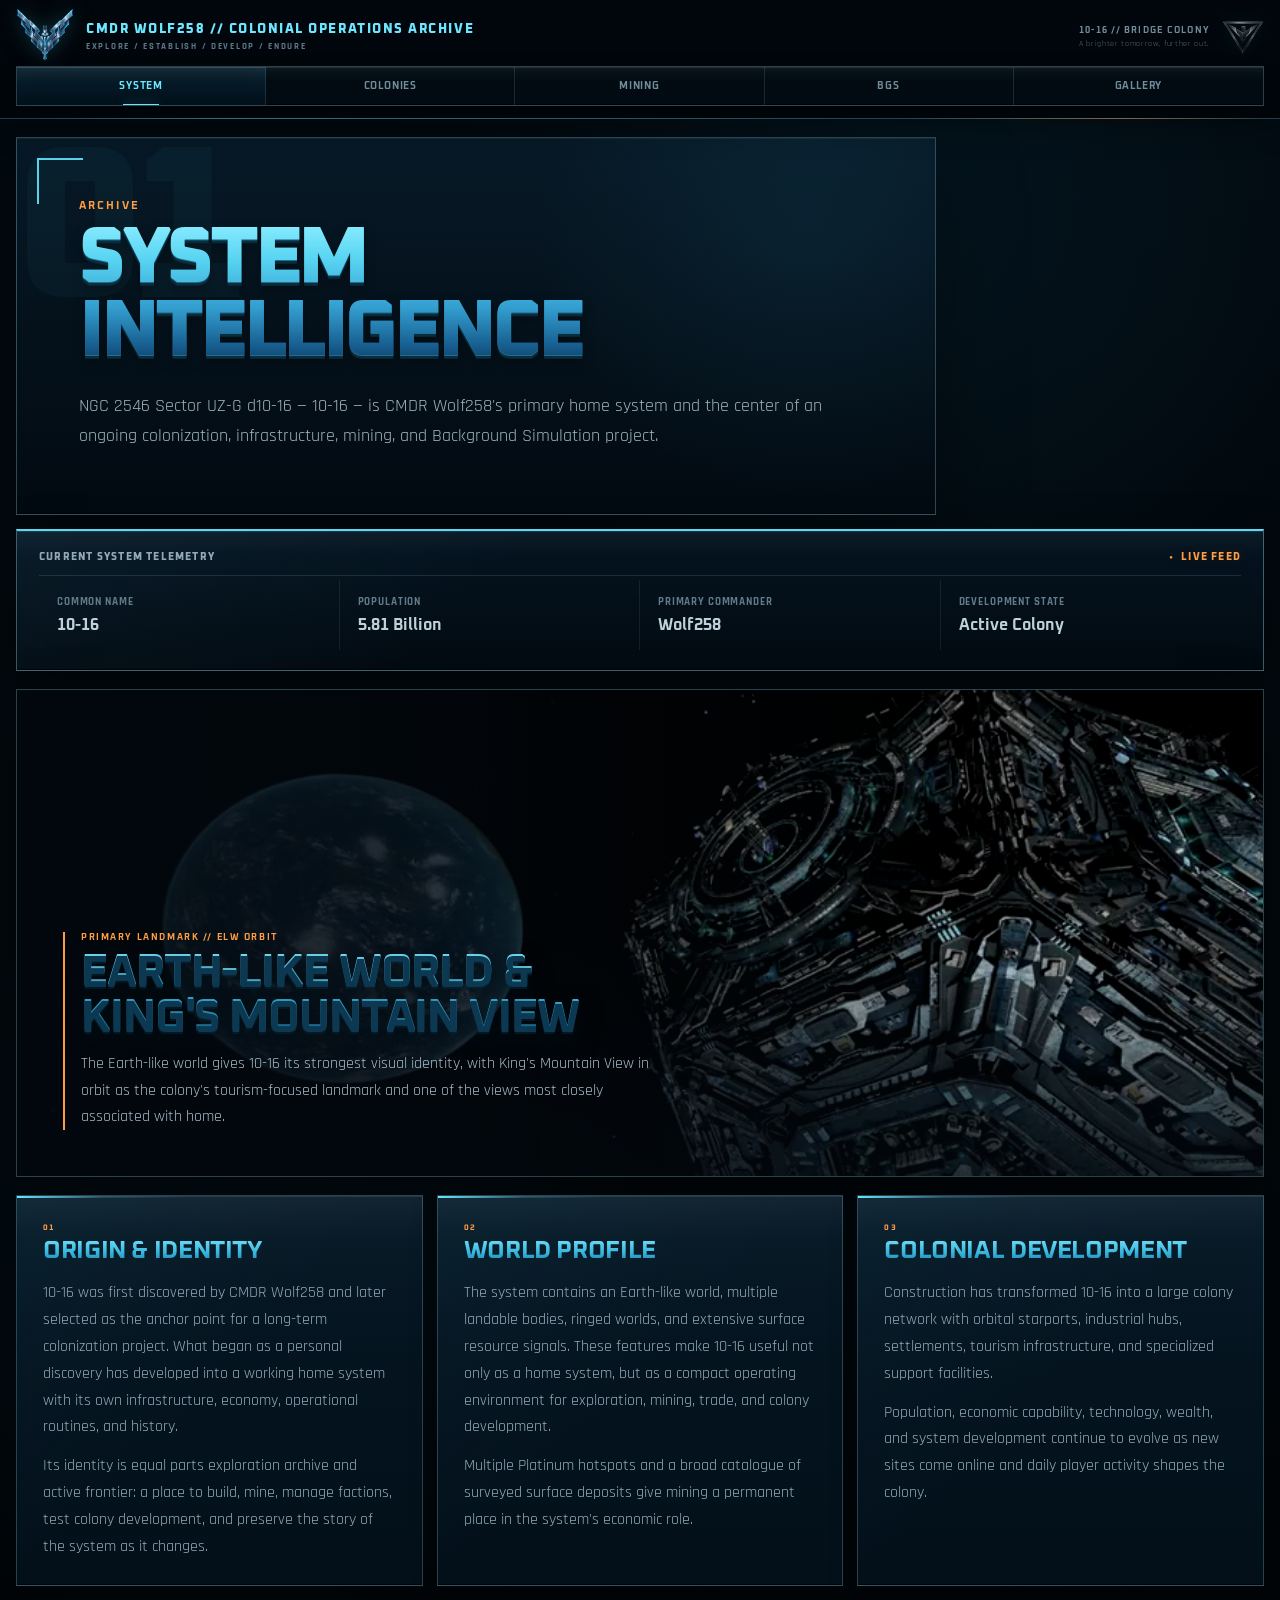
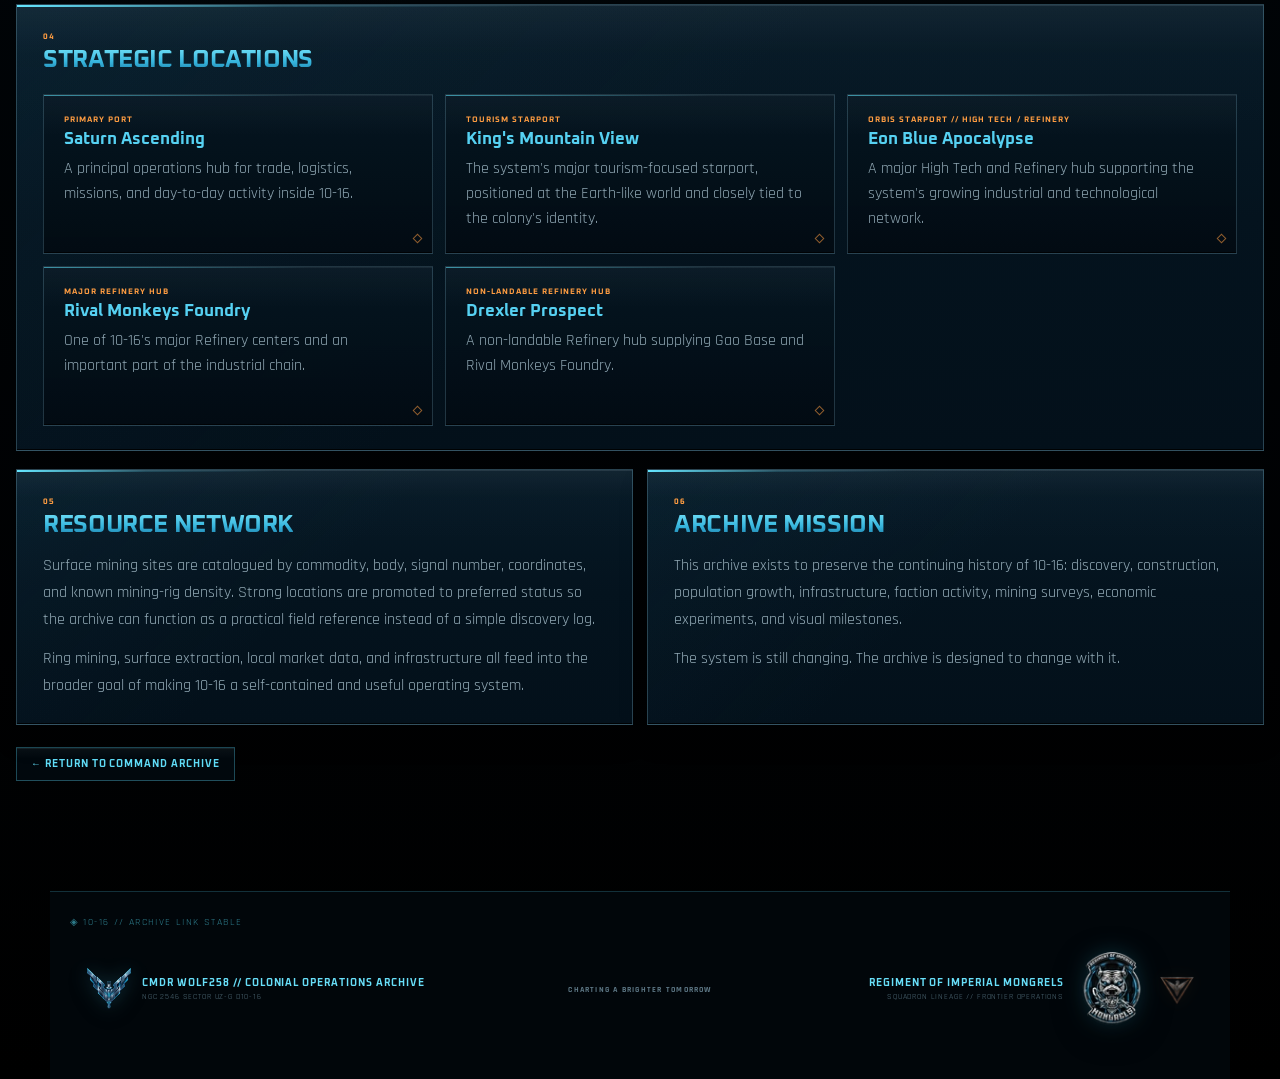
<file: system.html>
<!DOCTYPE html>
<html lang="en">
<head>
  <meta charset="UTF-8">
  <meta name="viewport" content="width=device-width, initial-scale=1.0, viewport-fit=cover">
  <meta name="theme-color" content="#02080e">

  <title>System Intelligence | 10-16</title>

  <link rel="preconnect" href="https://fonts.googleapis.com">
  <link rel="preconnect" href="https://fonts.gstatic.com" crossorigin>
  <link href="https://fonts.googleapis.com/css2?family=Oxanium:wght@500;600;700;800&family=Rajdhani:wght@500;600;700&display=swap" rel="stylesheet">

  <link rel="stylesheet" href="styles.css">
  <link rel="stylesheet" href="visual-polish.css">
  <link rel="stylesheet" href="brand-assets.css">
  <link rel="stylesheet" href="archive-page.css">
</head>

<body class="archive-page page-system">

  <header class="concept-header">
    <div class="concept-header-shell">
      <div class="concept-header-top">
        <a class="concept-brand" href="index.html" aria-label="10-16 archive home">
          <img class="brand-elite-mark" src="images/site/elite-command-mark.webp" alt="" aria-hidden="true">

          <span class="concept-brand-copy">
            <strong>CMDR WOLF258 // COLONIAL OPERATIONS ARCHIVE</strong>
            <span>EXPLORE / ESTABLISH / DEVELOP / ENDURE</span>
          </span>
        </a>

        <div class="concept-header-affiliation">
          <div class="concept-header-motto">
            <strong>10-16 // BRIDGE COLONY</strong>
            <span>A brighter tomorrow, further out.</span>
          </div>
          <img class="brand-imperial-mark brand-imperial-cyan"
               src="images/site/imperial-cyan-mark.webp"
               alt="" aria-hidden="true">
        </div>
      </div>

      <nav class="concept-nav" aria-label="Primary navigation">
        <a class="active" href="system.html">System</a>
        <a href="colonies.html">Colonies</a>
        <a href="mining.html">Mining</a>
        <a href="bgs.html">BGS</a>
        <a href="gallery.html">Gallery</a>
      </nav>
    </div>
  </header>

  <main class="archive-main">

    <section class="page-intro">
      <p class="section-label">ARCHIVE</p>
      <h2>System Intelligence</h2>
      <p class="hero-text">
        NGC 2546 Sector UZ-G d10-16 — 10-16 — is CMDR Wolf258's primary
        home system and the center of an ongoing colonization, infrastructure,
        mining, and Background Simulation project.
      </p>
    </section>

    <section class="data-panel">
      <div class="panel-heading">
        <span>Current System Telemetry</span>
        <span class="status-indicator">LIVE FEED</span>
      </div>

      <div class="system-stats">
        <div class="stat">
          <span class="stat-label">Common Name</span>
          <span class="stat-value">10-16</span>
        </div>

        <div class="stat">
          <span class="stat-label">Population</span>
          <span class="stat-value live-population">Loading...</span>
        </div>

        <div class="stat">
          <span class="stat-label">Primary Commander</span>
          <span class="stat-value">Wolf258</span>
        </div>

        <div class="stat">
          <span class="stat-label">Development State</span>
          <span class="stat-value">Active Colony</span>
        </div>
      </div>
    </section>

    <section class="landmark-panel" id="kings-mountain-view">
      <img
        src="images/gallery/kings-mountain-view-elw.webp"
        alt="Earth-like world in 10-16 beside King's Mountain View"
      >
      <div class="landmark-overlay">
        <div class="landmark-copy">
          <p class="cinematic-kicker">PRIMARY LANDMARK // ELW ORBIT</p>
          <h3>Earth-like World & King's Mountain View</h3>
          <p>
            The Earth-like world gives 10-16 its strongest visual identity, with
            King's Mountain View in orbit as the colony's tourism-focused landmark
            and one of the views most closely associated with home.
          </p>
        </div>
      </div>
    </section>

    <section class="archive-overview-grid" aria-label="System identity and development overview">
      <article class="content-section">
        <div class="section-heading">
          <span>01</span>
          <h3>Origin & Identity</h3>
        </div>

        <p>
          10-16 was first discovered by CMDR Wolf258 and later selected as the
          anchor point for a long-term colonization project. What began as a
          personal discovery has developed into a working home system with its
          own infrastructure, economy, operational routines, and history.
        </p>

        <p>
          Its identity is equal parts exploration archive and active frontier:
          a place to build, mine, manage factions, test colony development, and
          preserve the story of the system as it changes.
        </p>
      </article>

      <article class="content-section">
        <div class="section-heading">
          <span>02</span>
          <h3>World Profile</h3>
        </div>

        <p>
          The system contains an Earth-like world, multiple landable bodies,
          ringed worlds, and extensive surface resource signals. These features
          make 10-16 useful not only as a home system, but as a compact operating
          environment for exploration, mining, trade, and colony development.
        </p>

        <p>
          Multiple Platinum hotspots and a broad catalogue of surveyed surface
          deposits give mining a permanent place in the system's economic role.
        </p>
      </article>

      <article class="content-section">
        <div class="section-heading">
          <span>03</span>
          <h3>Colonial Development</h3>
        </div>

        <p>
          Construction has transformed 10-16 into a large colony network with
          orbital starports, industrial hubs, settlements, tourism infrastructure,
          and specialized support facilities.
        </p>

        <p>
          Population, economic capability, technology, wealth, and system
          development continue to evolve as new sites come online and daily
          player activity shapes the colony.
        </p>
      </article>
    </section>

    <section class="content-section strategic-section">
      <div class="section-heading">
        <span>04</span>
        <h3>Strategic Locations</h3>
      </div>

      <div class="location-grid">
        <div class="location-card">
          <p class="location-type">PRIMARY PORT</p>
          <h4>Saturn Ascending</h4>
          <p>
            A principal operations hub for trade, logistics, missions, and
            day-to-day activity inside 10-16.
          </p>
        </div>

        <div class="location-card">
          <p class="location-type">TOURISM STARPORT</p>
          <h4>King's Mountain View</h4>
          <p>
            The system's major tourism-focused starport, positioned at the
            Earth-like world and closely tied to the colony's identity.
          </p>
        </div>

        <div class="location-card">
          <p class="location-type">ORBIS STARPORT // HIGH TECH / REFINERY</p>
          <h4>Eon Blue Apocalypse</h4>
          <p>
            A major High Tech and Refinery hub supporting the system's growing
            industrial and technological network.
          </p>
        </div>

        <div class="location-card">
          <p class="location-type">MAJOR REFINERY HUB</p>
          <h4>Rival Monkeys Foundry</h4>
          <p>
            One of 10-16's major Refinery centers and an important part of the
            industrial chain.
          </p>
        </div>

        <div class="location-card">
          <p class="location-type">NON-LANDABLE REFINERY HUB</p>
          <h4>Drexler Prospect</h4>
          <p>
            A non-landable Refinery hub supplying Gao Base and Rival Monkeys
            Foundry.
          </p>
        </div>
      </div>
    </section>

    <section class="archive-overview-grid archive-overview-grid-two" aria-label="Resource and archive mission overview">
      <article class="content-section">
        <div class="section-heading">
          <span>05</span>
          <h3>Resource Network</h3>
        </div>

        <p>
          Surface mining sites are catalogued by commodity, body, signal number,
          coordinates, and known mining-rig density. Strong locations are promoted
          to preferred status so the archive can function as a practical field
          reference instead of a simple discovery log.
        </p>

        <p>
          Ring mining, surface extraction, local market data, and infrastructure
          all feed into the broader goal of making 10-16 a self-contained and
          useful operating system.
        </p>
      </article>

      <article class="content-section">
        <div class="section-heading">
          <span>06</span>
          <h3>Archive Mission</h3>
        </div>

        <p>
          This archive exists to preserve the continuing history of 10-16:
          discovery, construction, population growth, infrastructure, faction
          activity, mining surveys, economic experiments, and visual milestones.
        </p>

        <p>
          The system is still changing. The archive is designed to change with it.
        </p>
      </article>
    </section>

    <a class="back-link" href="index.html">← Return to Command Archive</a>

  </main>

  <footer class="concept-footer">
    <div class="concept-footer-inner">
      <div class="concept-footer-brand">
        <img class="brand-elite-mark brand-elite-mark-footer"
             src="images/site/elite-command-mark.webp"
             alt="" aria-hidden="true">
        <span>
          <strong>CMDR WOLF258 // COLONIAL OPERATIONS ARCHIVE</strong>
          <small>NGC 2546 SECTOR UZ-G D10-16</small>
        </span>
      </div>

      <div class="concept-footer-center">CHARTING A BRIGHTER TOMORROW</div>

      <div class="concept-footer-mongrels">
        <span>
          <strong>REGIMENT OF IMPERIAL MONGRELS</strong>
          <small>SQUADRON LINEAGE // FRONTIER OPERATIONS</small>
        </span>
        <img class="brand-mongrel-mark"
             src="images/site/mongrels-10-16.webp"
             alt="Regiment of Imperial Mongrels emblem">
        <img class="brand-imperial-mark brand-imperial-orange"
             src="images/site/imperial-orange-mark.webp"
             alt="" aria-hidden="true">
      </div>
    </div>
  </footer>

  <script src="script.js"></script>
</body>
</html>
</file>
<file: styles.css>
:root {
  --bg: #050a10;
  --bg-deep: #02060a;
  --bg-secondary: #08111a;
  --panel: rgba(9, 18, 28, 0.9);
  --panel-solid: #0a141f;
  --panel-light: #0f1d2a;

  --cyan: #57e6ff;
  --cyan-strong: #18c8e8;
  --cyan-deep: #0a6f84;
  --cyan-soft: rgba(87, 230, 255, 0.12);

  --accent-orange: #ff9d42;
  --accent-orange-soft: rgba(255, 157, 66, 0.13);

  --silver: #dce8ee;
  --text: #eef7fa;
  --text-soft: #b7c6cf;
  --text-dim: #748793;

  --border: rgba(150, 190, 208, 0.19);
  --border-strong: rgba(87, 230, 255, 0.34);

  --orange: var(--cyan);
  --orange-soft: var(--accent-orange);

  --max-width: 1180px;
  --radius: 10px;
  --shadow: 0 22px 65px rgba(0, 0, 0, 0.34);
}

* {
  box-sizing: border-box;
}

html {
  scroll-behavior: smooth;
  background: #000;
}

html,
body {
  margin: 0;
  min-height: 100%;
}

body {
  min-height: 100vh;
  min-height: 100dvh;
  overscroll-behavior: none;
  background:
    radial-gradient(circle at 82% 6%, transparent 0 124px, rgba(87, 230, 255, 0.07) 125px 126px, transparent 127px 202px, rgba(255, 157, 66, 0.045) 203px 204px, transparent 205px),
    radial-gradient(circle at 18% 48%, rgba(22, 117, 145, 0.09), transparent 28rem),
    linear-gradient(180deg, #07111a 0%, var(--bg) 430px, var(--bg-deep) 100%);
  color: var(--text);
  font-family: Inter, ui-sans-serif, system-ui, -apple-system, BlinkMacSystemFont, "Segoe UI", Arial, sans-serif;
  position: relative;
}

body::before {
  content: "";
  position: fixed;
  inset: 0;
  pointer-events: none;
  opacity: 0.28;
  background-image:
    linear-gradient(rgba(255, 255, 255, 0.018) 1px, transparent 1px),
    linear-gradient(90deg, rgba(255, 255, 255, 0.018) 1px, transparent 1px);
  background-size: 34px 34px;
  mask-image: linear-gradient(to bottom, #000 0%, rgba(0,0,0,.7) 58%, transparent 100%);
}

::selection {
  background: rgba(87, 230, 255, 0.24);
  color: #fff;
}

a {
  color: inherit;
}

button,
input,
select,
textarea {
  font: inherit;
}

.site-header,
main,
footer {
  position: relative;
  z-index: 1;
}

/* HEADER */

.site-header {
  position: sticky;
  top: 0;
  z-index: 50;
  background: rgba(4, 10, 16, 0.86);
  border-bottom: 1px solid var(--border-strong);
  backdrop-filter: blur(16px);
  box-shadow: 0 10px 30px rgba(0,0,0,.2);
  padding-left: env(safe-area-inset-left);
  padding-right: env(safe-area-inset-right);
}

.site-header::after {
  content: "";
  position: absolute;
  left: 0;
  right: 0;
  bottom: -1px;
  height: 1px;
  background: linear-gradient(90deg, transparent, var(--cyan) 18%, rgba(87,230,255,.25) 62%, var(--accent-orange) 84%, transparent);
  opacity: .55;
}

.header-inner {
  max-width: var(--max-width);
  margin: 0 auto;
  padding: 19px 20px 15px;
}

.title-block {
  position: relative;
  padding-left: 17px;
  border-left: 3px solid var(--cyan);
}

.title-block::before {
  content: "";
  position: absolute;
  width: 7px;
  height: 7px;
  left: -5px;
  bottom: 2px;
  background: var(--accent-orange);
  box-shadow: 0 0 14px rgba(255, 157, 66, .55);
}

.eyebrow {
  margin: 0 0 7px;
  color: var(--text-dim);
  font-size: 0.69rem;
  font-weight: 800;
  letter-spacing: 0.17em;
  text-transform: uppercase;
}

h1 {
  margin: 0;
  color: var(--cyan);
  font-size: clamp(1.35rem, 3.4vw, 2rem);
  font-weight: 850;
  line-height: 1.12;
  letter-spacing: 0.01em;
  text-transform: uppercase;
  text-shadow:
    0 1px 0 #0a7184,
    0 2px 0 #075263,
    0 9px 24px rgba(0, 0, 0, .42),
    0 0 22px rgba(87, 230, 255, .09);
}

/* NAVIGATION */

.main-nav {
  display: flex;
  gap: 5px;
  margin-top: 15px;
  overflow-x: auto;
  scrollbar-width: none;
}

.main-nav::-webkit-scrollbar {
  display: none;
}

.main-nav a {
  position: relative;
  flex: 0 0 auto;
  color: #b9c7cf;
  text-decoration: none;
  padding: 9px 11px;
  border: 1px solid transparent;
  border-radius: 6px;
  font-size: 0.76rem;
  font-weight: 800;
  letter-spacing: 0.09em;
  text-transform: uppercase;
  transition: color .18s ease, background .18s ease, border-color .18s ease, transform .18s ease;
}

.main-nav a:hover,
.main-nav a.active {
  color: var(--cyan);
  background: var(--cyan-soft);
  border-color: rgba(87, 230, 255, .15);
}

.main-nav a:hover {
  transform: translateY(-1px);
}

.main-nav a.active::after {
  content: "";
  position: absolute;
  left: 50%;
  bottom: 2px;
  width: 18px;
  height: 2px;
  transform: translateX(-50%);
  background: var(--accent-orange);
  box-shadow: 0 0 8px rgba(255,157,66,.4);
}

/* MAIN / HERO */

main {
  max-width: var(--max-width);
  margin: 0 auto;
  padding: 38px max(20px, env(safe-area-inset-right)) 24px max(20px, env(safe-area-inset-left));
}

.hero {
  position: relative;
  display: grid;
  grid-template-columns: 1.35fr 0.9fr;
  gap: clamp(24px, 4vw, 44px);
  align-items: stretch;
  padding: 24px 0 16px;
}

.hero::after {
  content: "10-16";
  position: absolute;
  right: 1%;
  top: -12px;
  z-index: -1;
  color: rgba(87, 230, 255, .022);
  font-size: clamp(7rem, 22vw, 17rem);
  line-height: .85;
  font-weight: 900;
  letter-spacing: -.08em;
  pointer-events: none;
}

.hero-copy {
  position: relative;
  padding: 38px 0 30px;
}

.section-label {
  margin: 0 0 11px;
  color: var(--accent-orange);
  font-size: 0.72rem;
  font-weight: 850;
  letter-spacing: 0.17em;
  text-transform: uppercase;
}

.hero h2,
.page-intro h2 {
  margin: 0 0 18px;
  color: var(--silver);
  font-weight: 900;
  letter-spacing: -0.045em;
  line-height: .98;
  text-transform: uppercase;
  text-shadow:
    0 1px 0 #9badb6,
    0 2px 0 #647984,
    0 3px 0 #354953,
    0 12px 30px rgba(0, 0, 0, .38),
    0 0 28px rgba(87, 230, 255, .05);
}

.hero h2 {
  font-size: clamp(2.6rem, 7vw, 5.2rem);
}

.hero-text {
  max-width: 760px;
  margin: 0;
  color: #bfccd3;
  font-size: clamp(1rem, 1.6vw, 1.13rem);
  line-height: 1.75;
}

.hero-subline {
  margin: 24px 0 0;
  color: var(--cyan);
  font-size: .76rem;
  font-weight: 850;
  letter-spacing: .16em;
  text-transform: uppercase;
}

.hero-subline::before {
  content: "◈";
  margin-right: 10px;
  color: var(--accent-orange);
}

/* TELEMETRY PANELS */

.system-panel,
.data-panel,
.orders-panel,
.mining-report-panel,
.admin-panel {
  position: relative;
  overflow: hidden;
  background:
    linear-gradient(180deg, rgba(14, 29, 41, .95), rgba(7, 16, 25, .94));
  border: 1px solid var(--border);
  border-top: 2px solid var(--cyan);
  border-radius: var(--radius);
  box-shadow: var(--shadow), inset 0 1px 0 rgba(255,255,255,.025);
}

.system-panel::before,
.data-panel::before,
.orders-panel::before,
.mining-report-panel::before,
.admin-panel::before {
  content: "";
  position: absolute;
  inset: 0;
  pointer-events: none;
  background: linear-gradient(90deg, transparent, rgba(87,230,255,.025), transparent);
  transform: translateX(-100%);
  animation: scanSweep 11s linear infinite;
}

@keyframes scanSweep {
  0%, 72% { transform: translateX(-100%); }
  100% { transform: translateX(100%); }
}

.system-panel {
  padding: 18px;
  align-self: center;
}

.data-panel {
  padding: 19px;
  margin-bottom: 34px;
}

.panel-heading {
  display: flex;
  justify-content: space-between;
  align-items: center;
  gap: 20px;
  padding-bottom: 12px;
  margin-bottom: 8px;
  border-bottom: 1px solid var(--border);
  color: var(--text-soft);
  font-size: 0.71rem;
  font-weight: 850;
  letter-spacing: 0.13em;
  text-transform: uppercase;
}

.status-indicator,
.orders-status {
  color: var(--accent-orange);
  font-weight: 900;
  text-shadow: 0 0 14px rgba(255,157,66,.18);
}

.status-indicator::before,
.orders-status::before {
  content: "●";
  margin-right: 7px;
  font-size: .6em;
  vertical-align: 1px;
}

.system-stats {
  display: grid;
}

.stat {
  display: flex;
  justify-content: space-between;
  gap: 20px;
  padding: 12px 0;
  border-bottom: 1px solid rgba(150, 190, 208, .11);
}

.stat:last-child {
  border-bottom: none;
}

.stat-label {
  color: var(--text-dim);
  font-size: .84rem;
}

.stat-value {
  color: var(--silver);
  text-align: right;
  font-weight: 700;
}

/* HOME ARCHIVE NODES */

.archive-grid {
  display: grid;
  grid-template-columns: repeat(2, minmax(0, 1fr));
  gap: 15px;
  margin-top: 42px;
}

.archive-card,
.location-card,
.commodity-card,
.faction-card,
.gallery-card {
  position: relative;
  background:
    linear-gradient(180deg, rgba(13, 26, 38, .93), rgba(7, 15, 23, .95));
  border: 1px solid var(--border);
  border-left: 2px solid var(--cyan);
  border-radius: var(--radius);
  box-shadow: 0 16px 42px rgba(0,0,0,.18);
  overflow: hidden;
}

.archive-card::before,
.location-card::before,
.commodity-card::before,
.faction-card::before,
.gallery-card::before {
  content: "";
  position: absolute;
  left: 0;
  top: 0;
  width: 68%;
  height: 1px;
  background: linear-gradient(90deg, var(--cyan), transparent);
  opacity: .55;
}

.archive-card {
  min-height: 190px;
  display: block;
  padding: 24px;
  color: inherit;
  text-decoration: none;
  transition: transform .18s ease, border-color .18s ease, background .18s ease, box-shadow .18s ease;
}

.archive-card:hover {
  transform: translateY(-3px);
  border-color: rgba(87,230,255,.34);
  background: linear-gradient(180deg, rgba(16, 34, 48, .96), rgba(8, 18, 27, .98));
  box-shadow: 0 22px 50px rgba(0,0,0,.3), 0 0 28px rgba(87,230,255,.035);
}

.archive-card-wide {
  grid-column: 1 / -1;
}

.card-code {
  position: absolute;
  top: 18px;
  right: 18px;
  color: var(--accent-orange);
  font-size: 0.66rem;
  font-weight: 900;
  letter-spacing: 0.13em;
}

.archive-card h3 {
  margin: 8px 0 14px;
  color: var(--cyan);
  font-size: 1.42rem;
  letter-spacing: -.015em;
  text-transform: uppercase;
}

.archive-card p {
  margin: 0;
  max-width: 570px;
  color: var(--text-soft);
  line-height: 1.65;
}

/* CONTENT PAGES */

.page-intro {
  position: relative;
  max-width: 920px;
  margin: 12px 0 38px;
  padding: 18px 0 26px;
}

.page-intro::after {
  content: "";
  position: absolute;
  left: 0;
  bottom: 0;
  width: min(420px, 70%);
  height: 1px;
  background: linear-gradient(90deg, var(--cyan), rgba(87,230,255,.08), transparent);
}

.page-intro h2 {
  font-size: clamp(2.45rem, 6vw, 4.7rem);
}

.content-section {
  padding: 31px 0;
  border-top: 1px solid var(--border);
}

.section-heading {
  display: flex;
  align-items: baseline;
  gap: 14px;
  margin-bottom: 17px;
}

.section-heading span {
  color: var(--accent-orange);
  font-size: 0.69rem;
  font-weight: 900;
  letter-spacing: 0.16em;
}

.section-heading h3 {
  margin: 0;
  color: var(--cyan);
  font-size: clamp(1.35rem, 2.6vw, 1.75rem);
  letter-spacing: -.01em;
  text-transform: uppercase;
}

.content-section > p {
  max-width: 880px;
  color: var(--text-soft);
  line-height: 1.76;
}

.location-grid,
.commodity-grid,
.faction-grid,
.gallery-grid {
  display: grid;
  grid-template-columns: repeat(2, minmax(0, 1fr));
  gap: 15px;
}

.location-card,
.commodity-card,
.faction-card {
  padding: 19px;
}

.location-type,
.faction-role {
  margin: 0 0 8px;
  color: var(--accent-orange);
  font-size: 0.66rem;
  font-weight: 850;
  letter-spacing: 0.14em;
  text-transform: uppercase;
}

.location-card h4,
.commodity-card h4,
.faction-card h4,
.gallery-info h4 {
  margin: 0 0 10px;
  color: var(--cyan);
  font-size: 1.2rem;
}

.location-card p:last-child,
.commodity-card p,
.gallery-info p:last-child {
  color: var(--text-soft);
  line-height: 1.58;
}

.back-link {
  display: inline-flex;
  align-items: center;
  gap: 8px;
  margin: 32px 0 12px;
  color: var(--cyan);
  text-decoration: none;
  font-size: .78rem;
  font-weight: 850;
  letter-spacing: .08em;
  text-transform: uppercase;
}

.back-link:hover {
  color: var(--accent-orange);
}

/* FOOTER */

footer {
  max-width: var(--max-width);
  margin: 56px auto 0;
  padding: 24px max(20px, env(safe-area-inset-right)) calc(34px + env(safe-area-inset-bottom)) max(20px, env(safe-area-inset-left));
  border-top: 1px solid var(--border);
  color: var(--text-dim);
  font-size: 0.76rem;
  letter-spacing: .07em;
  text-transform: uppercase;
}

footer::before {
  content: "◈ 10-16 // ARCHIVE LINK STABLE";
  display: block;
  margin-bottom: 7px;
  color: rgba(87,230,255,.52);
  font-size: .62rem;
  letter-spacing: .14em;
}

/* GALLERY */

.gallery-card {
  border-left-width: 1px;
  transition: transform .18s ease, border-color .18s ease;
}

.gallery-card:hover {
  transform: translateY(-2px);
  border-color: rgba(87,230,255,.3);
}

.gallery-card a {
  display: block;
  overflow: hidden;
}

.gallery-image {
  display: block;
  width: 100%;
  height: auto;
  object-fit: contain;
  border-bottom: 1px solid var(--border);
  transition: transform .45s ease, filter .3s ease;
}

.gallery-card:hover .gallery-image {
  transform: scale(1.012);
  filter: saturate(1.06) contrast(1.03);
}

.gallery-placeholder {
  min-height: 220px;
  display: flex;
  align-items: center;
  justify-content: center;
  background:
    linear-gradient(135deg, rgba(87,230,255,.035), transparent 56%),
    repeating-linear-gradient(0deg, rgba(255,255,255,.018) 0 1px, transparent 1px 18px),
    #09131d;
  border-bottom: 1px solid var(--border);
  color: var(--text-dim);
  font-size: 0.7rem;
  font-weight: 800;
  letter-spacing: 0.15em;
}

.gallery-placeholder span::before {
  content: "[ ";
  color: var(--cyan);
}

.gallery-placeholder span::after {
  content: " ]";
  color: var(--accent-orange);
}

.gallery-info {
  padding: 18px;
}

/* DAILY BGS ORDERS */

.orders-panel {
  margin: 34px 0;
  padding: 22px;
  border-top-color: var(--accent-orange);
}

.orders-header {
  display: flex;
  justify-content: space-between;
  align-items: flex-start;
  gap: 20px;
  padding-bottom: 16px;
  margin-bottom: 16px;
  border-bottom: 1px solid var(--border);
}

.orders-label {
  margin: 0 0 6px;
  color: var(--text-dim);
  font-size: 0.67rem;
  font-weight: 800;
  letter-spacing: 0.15em;
}

.orders-header h3 {
  margin: 0;
  color: var(--cyan);
  font-size: 1.65rem;
  text-transform: uppercase;
}

.orders-list {
  list-style: none;
  margin: 0;
  padding: 0;
}

.orders-list li {
  position: relative;
  padding: 13px 0 13px 25px;
  color: var(--silver);
  border-bottom: 1px solid rgba(150,190,208,.11);
  line-height: 1.5;
}

.orders-list li:last-child {
  border-bottom: none;
}

.orders-list li::before {
  content: "◆";
  position: absolute;
  left: 0;
  color: var(--accent-orange);
  font-size: .65em;
  top: 17px;
}

.orders-footer {
  display: flex;
  justify-content: space-between;
  gap: 20px;
  margin-top: 18px;
  padding-top: 14px;
  border-top: 1px solid var(--border);
  color: var(--text-dim);
  font-size: 0.66rem;
  letter-spacing: 0.11em;
}

/* LIVE FACTION ROSTER */

.faction-card.controlling {
  border-color: rgba(255,157,66,.34);
  border-left: 2px solid var(--accent-orange);
  box-shadow: 0 16px 42px rgba(0,0,0,.18), 0 0 24px rgba(255,157,66,.025);
}

.faction-details {
  display: grid;
  gap: 8px;
}

.faction-detail {
  display: flex;
  justify-content: space-between;
  gap: 20px;
  padding-top: 8px;
  border-top: 1px solid rgba(150,190,208,.1);
}

.faction-detail-label {
  color: var(--text-dim);
}

.faction-detail-value {
  color: var(--silver);
  text-align: right;
}

.faction-loading {
  color: var(--text-dim);
}

/* DATA FRESHNESS */

.data-age {
  display: flex;
  justify-content: space-between;
  gap: 20px;
  margin: -20px 0 30px;
  padding: 10px 4px;
  color: var(--text-dim);
  font-size: 0.68rem;
  letter-spacing: 0.09em;
}

.data-age-label {
  color: var(--accent-orange);
  font-weight: 800;
}

/* MINING TOOLS */

.mining-tools {
  display: grid;
  grid-template-columns: 1fr 240px;
  gap: 14px;
  margin-bottom: 20px;
}

.mining-tool-group {
  display: grid;
  gap: 7px;
}

.mining-search-label {
  color: var(--text-dim);
  font-size: 0.68rem;
  font-weight: 850;
  letter-spacing: 0.13em;
}

.mining-search,
.mining-filter {
  width: 100%;
  background: rgba(7,16,25,.9);
  border: 1px solid var(--border);
  border-left: 2px solid var(--cyan);
  padding: 12px 13px;
  color: var(--text);
  border-radius: 6px;
  appearance: none;
  -webkit-appearance: none;
}

.mining-search::placeholder {
  color: var(--text-dim);
}

.mining-search:focus,
.mining-filter:focus {
  outline: 1px solid var(--cyan);
  outline-offset: 1px;
  border-color: rgba(87,230,255,.38);
}

.mining-filter {
  cursor: pointer;
}

.mining-results-status {
  color: var(--text-dim);
  font-size: .78rem;
  letter-spacing: .04em;
}

.mining-group-commodity,
.mining-body-group {
  grid-column: 1 / -1;
  width: 100%;
}

.mining-group-commodity {
  margin: 1rem 0 1.5rem;
  font-size: 0.72rem;
  font-weight: 900;
  letter-spacing: 0.2em;
  text-transform: uppercase;
  color: var(--accent-orange);
}

.mining-body-group {
  margin: 0 0 2.6rem;
}

.mining-body-heading {
  margin: 0 0 0.75rem;
  padding: 0.75rem 0.9rem;
  font-size: 1.18rem;
  letter-spacing: 0.04em;
  color: var(--cyan);
  border-left: 2px solid var(--cyan);
  border-bottom: 1px solid var(--border);
  background: rgba(87,230,255,.025);
  text-transform: uppercase;
}

.mining-signal-group {
  margin: 0 0 1.15rem;
  padding: 0.85rem 1rem 0.95rem;
  border: 1px solid var(--border);
  border-radius: 7px;
  background: rgba(8,17,26,.7);
}

.mining-signal-heading {
  margin: 0 0 0.7rem;
  padding-bottom: 0.45rem;
  font-size: 0.78rem;
  letter-spacing: 0.13em;
  text-transform: uppercase;
  color: var(--text-dim);
  border-bottom: 1px solid var(--border);
}

.mining-location-row {
  margin: 0;
  padding: 0.75rem 0;
  border: none;
  border-bottom: 1px solid rgba(255,255,255,.055);
  background: transparent;
}

.mining-location-row:last-child {
  border-bottom: none;
}

.mining-location-row.primary {
  margin: 0.2rem 0 0.35rem;
  padding: 0.85rem 0.95rem;
  border-left: 2px solid var(--accent-orange);
  background: linear-gradient(90deg, rgba(255,157,66,.09), rgba(87,230,255,.025));
}

.mining-location-row p {
  margin: 0.18rem 0;
}

.mining-location-rigs {
  font-weight: 750;
  font-size: 0.94rem;
}

.mining-location-row.primary .mining-location-rigs {
  color: var(--accent-orange);
  letter-spacing: 0.035em;
}

.mining-location-row.primary .mining-location-rigs::before {
  content: "◆";
  margin-right: 0.45rem;
}

.mining-location-coordinates,
.mining-coordinates {
  font-family: ui-monospace, SFMono-Regular, Consolas, "Liberation Mono", monospace;
  color: var(--silver);
  font-size: 0.9rem;
}

.mining-location-notes,
.mining-site-count {
  color: var(--text-dim);
  font-size: 0.84rem;
}

.mining-coordinate-line {
  display: flex;
  align-items: center;
  gap: 0.5rem;
}

.copy-coordinates-button {
  margin-left: 0.25rem;
  padding: 0.12rem 0.24rem;
  border: none;
  background: transparent;
  color: var(--text-dim);
  font-size: 0.95rem;
  line-height: 1;
  cursor: pointer;
  opacity: 0.65;
  flex-shrink: 0;
}

.copy-coordinates-button:hover {
  opacity: 1;
  color: var(--cyan);
}

/* COMMODITY MARKET SUMMARY */

.commodity-card {
  cursor: pointer;
  transition: transform .18s ease, border-color .18s ease;
}

.commodity-card:hover {
  transform: translateY(-2px);
  border-color: rgba(87,230,255,.3);
}

.commodity-market {
  margin-top: 16px;
  padding-top: 14px;
  border-top: 1px solid rgba(150,190,208,.12);
}

.commodity-market-label {
  margin: 0 0 6px;
  color: var(--text-dim);
  font-size: 0.65rem;
  font-weight: 850;
  letter-spacing: 0.13em;
}

.commodity-card .commodity-market-price {
  margin: 0.2rem 0 0.15rem;
  font-size: 1.12rem;
  font-weight: 800;
  color: var(--accent-orange);
}

.commodity-card .commodity-market-station {
  margin: 0.1rem 0;
  color: var(--silver);
  font-weight: 650;
}

.commodity-market-demand,
.commodity-market-age {
  color: var(--text-dim);
  font-size: 0.87rem;
}

.commodity-market-age.stale {
  color: var(--accent-orange);
  font-weight: 800;
  text-transform: uppercase;
}

/* MINING SUBMISSION / ADMIN OVERRIDES */

#submit-mining-report {
  scroll-margin-top: 150px;
}

body .mining-quick-actions {
  margin-top: 22px;
}

body .mining-jump-button,
body .mining-login-button,
body .mining-logout-button,
body .admin-login-button {
  border-radius: 6px;
  border-color: rgba(87,230,255,.34);
  color: var(--cyan);
  background: rgba(87,230,255,.045);
  box-shadow: inset 0 0 0 1px rgba(255,255,255,.012);
}

body .mining-jump-button:hover,
body .mining-login-button:hover,
body .mining-logout-button:hover,
body .admin-login-button:hover {
  background: rgba(87,230,255,.1);
}

body .mining-report-panel,
body .admin-panel {
  border-top-color: var(--cyan);
}

body .mining-auth-panel,
body .admin-auth-row {
  border-color: var(--border);
  background: rgba(87,230,255,.025);
  border-radius: 7px;
}

body .mining-auth-copy strong,
body .admin-note strong {
  color: var(--cyan);
}

body .mining-report-field input,
body .mining-report-field select,
body .mining-report-field textarea,
body .admin-field input,
body .admin-field select,
body .admin-field textarea {
  border-color: var(--border);
  background: rgba(5,12,19,.9);
  color: var(--text);
  border-radius: 5px;
}

body .mining-report-field input:focus,
body .mining-report-field select:focus,
body .mining-report-field textarea:focus,
body .admin-field input:focus,
body .admin-field select:focus,
body .admin-field textarea:focus {
  outline-color: var(--cyan);
  border-color: var(--cyan);
}

body .mining-report-submit,
body .admin-button:not(.secondary):not(.danger) {
  border-color: var(--accent-orange);
  background: var(--accent-orange);
  color: #071019;
  border-radius: 6px;
  box-shadow: 0 0 22px rgba(255,157,66,.09);
}

body .mining-report-submit:hover,
body .admin-button:not(.secondary):not(.danger):hover {
  background: #ffad5c;
}

body .admin-button.secondary {
  border-color: rgba(87,230,255,.34);
  color: var(--cyan);
  background: rgba(87,230,255,.045);
  border-radius: 6px;
}

body .report-card {
  background: linear-gradient(180deg, rgba(13,26,38,.93), rgba(7,15,23,.95));
  border-color: var(--border);
  border-left-color: var(--cyan);
  border-radius: 8px;
}

body .report-title {
  color: var(--cyan);
}

/* SMALL SCREEN */

@media (max-width: 820px) {
  .hero {
    grid-template-columns: 1fr;
    gap: 15px;
  }

  .hero-copy {
    padding: 20px 0 6px;
  }

  .archive-grid,
  .location-grid,
  .commodity-grid,
  .faction-grid,
  .gallery-grid {
    grid-template-columns: 1fr;
  }

  .archive-card-wide {
    grid-column: auto;
  }

  .mining-tools {
    grid-template-columns: 1fr;
  }
}

@media (max-width: 720px) {
  .header-inner {
    padding: 16px 16px 11px;
  }

  .title-block {
    padding-left: 12px;
  }

  .eyebrow {
    font-size: 0.61rem;
  }

  .main-nav {
    margin-top: 12px;
  }

  .main-nav a {
    padding: 7px 9px;
    font-size: 0.72rem;
  }

  main {
    padding-top: 22px;
  }

  .hero h2,
  .page-intro h2 {
    letter-spacing: -.035em;
  }

  .hero-text {
    font-size: 1rem;
    line-height: 1.65;
  }

  .system-panel,
  .data-panel,
  .orders-panel {
    padding: 16px;
  }

  .content-section {
    padding: 24px 0;
  }

  .orders-header {
    gap: 10px;
  }

  .orders-footer {
    display: block;
  }

  #orders-updated {
    display: block;
    margin-top: 6px;
  }

  .data-age {
    display: block;
  }

  #system-data-age {
    display: block;
    margin-top: 5px;
  }

  .stat {
    gap: 12px;
  }

  .archive-card {
    min-height: auto;
    padding: 20px;
  }

  .gallery-placeholder {
    min-height: 180px;
  }
}

@media (prefers-reduced-motion: reduce) {
  *,
  *::before,
  *::after {
    scroll-behavior: auto !important;
    animation-duration: .01ms !important;
    animation-iteration-count: 1 !important;
    transition-duration: .01ms !important;
  }
}
</file>
<file: concept-fidelity.css>
:root {
  --bg: #01060a;
  --bg-2: #03101a;
  --panel: rgba(4, 17, 28, .92);
  --panel-2: rgba(7, 26, 40, .94);
  --cyan: #65e6ff;
  --cyan-2: #35c9ef;
  --blue: #248fc9;
  --blue-deep: #105080;
  --orange: #ff9d42;
  --silver: #b7ccd6;
  --copy: #95acb8;
  --dim: #607a88;
  --line: rgba(91, 214, 250, .25);
  --line-strong: rgba(91, 214, 250, .42);
  --max: 1420px;
}

* { box-sizing: border-box; }
html { background: #000; scroll-behavior: smooth; }
html, body { margin: 0; min-height: 100%; }
body {
  min-height: 100vh;
  min-height: 100dvh;
  color: var(--copy);
  background:
    radial-gradient(circle at 70% 8%, rgba(23, 111, 154, .13), transparent 28rem),
    radial-gradient(circle at 15% 36%, rgba(13, 78, 111, .08), transparent 26rem),
    linear-gradient(180deg, #020a10 0%, #010508 54%, #000 100%);
  font-family: "Rajdhani", Inter, ui-sans-serif, system-ui, sans-serif;
  overflow-x: hidden;
}
body::before {
  content: "";
  position: fixed;
  inset: 0;
  pointer-events: none;
  opacity: .2;
  background-image:
    linear-gradient(rgba(255,255,255,.018) 1px, transparent 1px),
    linear-gradient(90deg, rgba(255,255,255,.018) 1px, transparent 1px);
  background-size: 34px 34px;
  mask-image: linear-gradient(to bottom, #000, transparent 78%);
}
img { max-width: 100%; }
a { color: inherit; }

.concept-home h1,
.concept-home h2,
.concept-home h3,
.concept-home strong,
.concept-nav,
.concept-button {
  font-family: "Oxanium", "Rajdhani", sans-serif;
}

/* HEADER */
.concept-header {
  position: sticky;
  top: 0;
  z-index: 80;
  background: rgba(1, 7, 12, .95);
  border-bottom: 1px solid rgba(82, 210, 250, .28);
  backdrop-filter: blur(18px);
  box-shadow: 0 10px 28px rgba(0,0,0,.24);
}
.concept-header::after {
  content: "";
  position: absolute;
  left: 0; right: 0; bottom: -1px;
  height: 1px;
  background: linear-gradient(90deg, transparent, rgba(101,230,255,.32) 18%, rgba(101,230,255,.07) 70%, rgba(255,157,66,.45) 88%, transparent);
}
.concept-header-shell {
  width: min(var(--max), calc(100% - 32px));
  margin: 0 auto;
  padding: 8px 0 12px;
}
.concept-header-top {
  min-height: 58px;
  display: flex;
  align-items: center;
  justify-content: space-between;
  gap: 24px;
}
.concept-brand {
  min-width: 0;
  display: flex;
  align-items: center;
  gap: 15px;
  text-decoration: none;
}
.elite-wing-mark {
  width: 74px;
  height: 44px;
  flex: 0 0 74px;
  color: #66e6ff;
  filter: drop-shadow(0 0 11px rgba(102,230,255,.15)) drop-shadow(0 3px 0 rgba(5,38,55,.8));
}
.concept-brand-copy { min-width: 0; }
.concept-brand-copy strong,
.concept-brand-copy span { display: block; white-space: nowrap; }
.concept-brand-copy strong {
  color: #6de6ff;
  font-size: .8rem;
  font-weight: 800;
  letter-spacing: .12em;
  text-transform: uppercase;
}
.concept-brand-copy span {
  margin-top: 3px;
  color: #5d7887;
  font-size: .54rem;
  font-weight: 700;
  letter-spacing: .2em;
}
.concept-header-affiliation {
  display: flex;
  align-items: center;
  gap: 15px;
}
.concept-header-motto { text-align: right; }
.concept-header-motto strong,
.concept-header-motto span { display: block; }
.concept-header-motto strong {
  color: #718b98;
  font-size: .55rem;
  letter-spacing: .14em;
}
.concept-header-motto span {
  margin-top: 2px;
  color: #4e6978;
  font-size: .52rem;
  letter-spacing: .08em;
}
.imperial-bird {
  color: rgba(255, 157, 66, .72);
  filter: drop-shadow(0 0 10px rgba(255,157,66,.08));
}
.imperial-bird-header { width: 54px; height: 38px; opacity: .7; }

.concept-nav {
  display: grid;
  grid-template-columns: repeat(5, minmax(0, 1fr));
  border: 1px solid rgba(88, 211, 250, .22);
  background: rgba(2, 12, 20, .72);
  overflow: hidden;
}
.concept-nav a {
  position: relative;
  padding: 13px 14px 12px;
  text-align: center;
  text-decoration: none;
  color: #718c9b;
  font-size: .64rem;
  font-weight: 700;
  letter-spacing: .08em;
  text-transform: uppercase;
  border-right: 1px solid rgba(88,211,250,.13);
  transition: color .18s ease, background .18s ease;
}
.concept-nav a:last-child { border-right: 0; }
.concept-nav a:hover,
.concept-nav a.active {
  color: #6de9ff;
  background: linear-gradient(180deg, rgba(26,81,109,.5), rgba(3,18,29,.92));
}
.concept-nav a.active::after {
  content: "";
  position: absolute;
  left: 50%; bottom: -1px;
  width: 36px; height: 2px;
  transform: translateX(-50%);
  background: #67e8ff;
  box-shadow: 0 0 11px rgba(103,232,255,.34);
}

/* MAIN FRAME */
.concept-main {
  position: relative;
  z-index: 1;
  width: min(var(--max), calc(100% - 32px));
  margin: 0 auto;
  padding: 16px 0 34px;
}

/* HERO */
.concept-hero {
  position: relative;
  min-height: 492px;
  overflow: hidden;
  border: 1px solid rgba(91,214,250,.27);
  background:
    radial-gradient(circle at 82% 20%, rgba(50,190,235,.08), transparent 15rem),
    linear-gradient(180deg, #03101a, #02080e 70%);
  box-shadow: 0 28px 80px rgba(0,0,0,.42), inset 0 0 0 1px rgba(255,255,255,.012);
  isolation: isolate;
}
.concept-hero::before,
.concept-hero::after {
  content: "";
  position: absolute;
  z-index: 9;
  pointer-events: none;
}
.concept-hero::before {
  left: 17px; top: 17px;
  width: 44px; height: 44px;
  border-left: 2px solid var(--cyan);
  border-top: 2px solid var(--cyan);
}
.concept-hero::after {
  right: 18px; bottom: 18px;
  width: 58px; height: 2px;
  background: linear-gradient(90deg, transparent, var(--orange));
  box-shadow: 0 0 10px rgba(255,157,66,.25);
}
.hero-panorama {
  position: absolute;
  z-index: 0;
  right: 0;
  top: 0;
  width: 61%;
  height: 100%;
  display: flex;
  align-items: center;
  justify-content: flex-end;
  overflow: hidden;
}
.hero-panorama img {
  width: 100%;
  height: auto;
  display: block;
  filter: brightness(.9) saturate(1.02) contrast(1.05);
  transform: translateY(5px);
}
.hero-panorama-shade {
  position: absolute;
  z-index: 1;
  inset: 0;
  pointer-events: none;
  background:
    linear-gradient(90deg, rgba(2,8,14,1) 0%, rgba(2,8,14,.98) 24%, rgba(2,8,14,.74) 37%, rgba(2,8,14,.26) 55%, transparent 73%),
    linear-gradient(0deg, rgba(2,8,14,.78) 0%, transparent 26%, transparent 74%, rgba(2,8,14,.18) 100%);
}
.hero-grid-lines {
  position: absolute;
  z-index: 2;
  inset: 0;
  opacity: .18;
  background-image:
    linear-gradient(rgba(103,232,255,.025) 1px, transparent 1px),
    linear-gradient(90deg, rgba(103,232,255,.025) 1px, transparent 1px);
  background-size: 30px 30px;
  mask-image: linear-gradient(90deg, #000 0 50%, transparent 88%);
}
.hero-ghost {
  position: absolute;
  z-index: 1;
  left: 36%; top: 28px;
  color: rgba(75,199,239,.045);
  font-family: "Oxanium", sans-serif;
  font-size: clamp(7rem, 16vw, 13rem);
  font-weight: 800;
  line-height: .88;
  letter-spacing: -.09em;
  user-select: none;
}
.concept-hero-copy {
  position: relative;
  z-index: 5;
  width: 48%;
  max-width: 630px;
  padding: 62px 0 54px clamp(34px, 4.4vw, 64px);
}
.concept-kicker {
  margin: 0 0 10px;
  color: var(--orange);
  font-family: "Oxanium", sans-serif;
  font-size: .66rem;
  font-weight: 700;
  letter-spacing: .2em;
  text-transform: uppercase;
}
.concept-title {
  margin: 0;
  max-width: 590px;
  color: #37a9d8;
  background: linear-gradient(180deg, #91efff 0%, #65ddf7 18%, #42c0e8 38%, #2897cb 58%, #176492 80%, #0b3455 100%);
  -webkit-background-clip: text;
  background-clip: text;
  -webkit-text-fill-color: transparent;
  font-size: clamp(3.45rem, 6.8vw, 5.95rem);
  font-weight: 800;
  line-height: .9;
  letter-spacing: -.06em;
  text-transform: uppercase;
  filter:
    drop-shadow(0 2px 0 rgba(34,103,132,.94))
    drop-shadow(0 5px 0 rgba(8,46,70,.98))
    drop-shadow(0 8px 0 rgba(2,22,35,.74))
    drop-shadow(0 0 14px rgba(103,232,255,.12));
}
.concept-lede {
  max-width: 520px;
  margin: 24px 0 0;
  color: #9bb2be;
  font-size: 1rem;
  line-height: 1.68;
  text-shadow: 0 2px 8px rgba(0,0,0,.38);
}
.concept-quote {
  margin: 24px 0 0;
  max-width: 500px;
  color: #53c9eb;
  font-family: "Oxanium", sans-serif;
  font-size: .65rem;
  font-weight: 700;
  line-height: 1.65;
  letter-spacing: .16em;
  text-transform: uppercase;
}
.concept-quote::before {
  content: "";
  display: inline-block;
  width: 26px; height: 1px;
  margin: 0 10px 4px 0;
  background: var(--orange);
}

.concept-telemetry {
  position: absolute;
  z-index: 7;
  right: clamp(20px, 3vw, 42px);
  top: 34px;
  width: min(312px, 26vw);
  min-width: 260px;
  padding: 18px 20px 76px;
  background: linear-gradient(180deg, rgba(4,19,31,.95), rgba(2,10,17,.94));
  border: 1px solid rgba(100,226,255,.4);
  border-top: 2px solid #58daf5;
  box-shadow: 0 20px 54px rgba(0,0,0,.42), inset 0 0 36px rgba(83,208,247,.02);
}
.concept-telemetry::before,
.concept-telemetry::after {
  content: "";
  position: absolute;
  width: 22px; height: 22px;
}
.concept-telemetry::before {
  left: -1px; bottom: -1px;
  border-left: 2px solid var(--cyan);
  border-bottom: 2px solid var(--cyan);
}
.concept-telemetry::after {
  right: -1px; top: -1px;
  border-right: 2px solid var(--cyan);
  border-top: 2px solid var(--cyan);
}
.concept-panel-head {
  display: flex;
  justify-content: space-between;
  gap: 12px;
  align-items: center;
  padding-bottom: 10px;
  border-bottom: 1px solid rgba(116,176,200,.18);
  color: #89a4b0;
  font-family: "Oxanium", sans-serif;
  font-size: .62rem;
  font-weight: 700;
  letter-spacing: .12em;
}
.concept-live { color: var(--orange); }
.concept-telemetry-row {
  display: grid;
  grid-template-columns: 36px 1fr;
  gap: 11px;
  align-items: center;
  padding: 10px 0;
  border-bottom: 1px solid rgba(116,176,200,.11);
}
.concept-telemetry-icon {
  width: 31px; height: 31px;
  display: grid;
  place-items: center;
  border: 1px solid rgba(95,225,255,.38);
  border-radius: 50%;
  color: #61ddfb;
  font-family: "Oxanium", sans-serif;
  font-size: .64rem;
  box-shadow: inset 0 0 12px rgba(95,225,255,.035);
}
.concept-telemetry-copy small,
.concept-telemetry-copy strong { display: block; }
.concept-telemetry-copy small {
  color: #5f7a88;
  font-size: .52rem;
  font-weight: 700;
  letter-spacing: .13em;
}
.concept-telemetry-copy strong {
  margin-top: 2px;
  color: #bbced7;
  font-size: .8rem;
  font-weight: 700;
}
.imperial-bird-panel {
  position: absolute;
  right: 17px; bottom: 9px;
  width: 87px; height: 61px;
  opacity: .42;
}
.concept-landmark {
  position: absolute;
  z-index: 7;
  right: 31%;
  bottom: 24px;
  padding: 7px 12px 7px 13px;
  border-left: 2px solid var(--orange);
  background: linear-gradient(90deg, rgba(2,9,15,.82), transparent);
}
.concept-landmark small,
.concept-landmark strong { display: block; text-transform: uppercase; }
.concept-landmark small {
  color: #6d8794;
  font-size: .5rem;
  font-weight: 700;
  letter-spacing: .14em;
}
.concept-landmark strong {
  margin-top: 2px;
  color: #5ed8f4;
  font-size: .63rem;
  letter-spacing: .1em;
}

/* NODE DECK */
.concept-node-grid {
  display: grid;
  grid-template-columns: repeat(6, minmax(0, 1fr));
  gap: 12px;
  margin-top: 14px;
}
.concept-node {
  position: relative;
  min-height: 166px;
  display: grid;
  grid-template-columns: 88px 1fr 28px;
  gap: 17px;
  align-items: center;
  padding: 22px 21px 20px;
  color: inherit;
  text-decoration: none;
  overflow: hidden;
  background:
    linear-gradient(135deg, rgba(18,56,79,.22), transparent 44%),
    linear-gradient(180deg, rgba(7,24,38,.96), rgba(2,11,19,.98));
  border: 1px solid rgba(87,219,255,.27);
  box-shadow: 0 16px 42px rgba(0,0,0,.22);
  transition: transform .18s ease, border-color .18s ease, background .18s ease;
}
.concept-node::before,
.concept-node::after {
  content: "";
  position: absolute;
  pointer-events: none;
}
.concept-node::before {
  left: 0; top: 0;
  width: 38%; height: 2px;
  background: linear-gradient(90deg, var(--cyan), transparent);
}
.concept-node::after {
  right: 11px; bottom: 11px;
  width: 5px; height: 5px;
  border: 1px solid var(--orange);
  transform: rotate(45deg);
  opacity: .65;
}
.concept-node:hover {
  transform: translateY(-2px);
  border-color: rgba(87,219,255,.46);
  background:
    linear-gradient(135deg, rgba(23,74,102,.28), transparent 44%),
    linear-gradient(180deg, rgba(9,31,48,.98), rgba(2,13,22,.99));
}
.concept-node-major { grid-column: span 3; }
.concept-node-minor {
  grid-column: span 2;
  min-height: 152px;
  grid-template-columns: 70px 1fr 24px;
}
.concept-node-icon {
  position: relative;
  width: 82px; height: 82px;
  display: grid;
  place-items: center;
  border: 1px solid rgba(91,220,255,.27);
  border-radius: 50%;
  color: #48cef3;
  background: radial-gradient(circle, rgba(83,215,248,.08), transparent 66%);
  box-shadow: inset 0 0 0 10px rgba(83,215,248,.018), 0 0 25px rgba(83,215,248,.03);
}
.concept-node-icon::after {
  content: "";
  position: absolute;
  inset: 6px;
  border: 1px dashed rgba(91,220,255,.16);
  border-radius: 50%;
}
.concept-node-icon svg { width: 72%; height: 72%; }
.concept-node-icon-small { width: 64px; height: 64px; }
.concept-node-icon-small svg { width: 70%; height: 70%; }
.concept-node-copy small {
  display: block;
  margin-bottom: 4px;
  color: var(--orange);
  font-size: .5rem;
  font-weight: 700;
  letter-spacing: .13em;
}
.concept-node-copy h2 {
  margin: 0 0 6px;
  color: #53d0f1;
  font-size: clamp(.98rem, 1.7vw, 1.32rem);
  line-height: 1.08;
  letter-spacing: -.01em;
}
.concept-node-copy p {
  margin: 0;
  color: #829ca9;
  font-size: .78rem;
  line-height: 1.55;
}
.concept-node-arrow {
  width: 26px; height: 26px;
  display: grid;
  place-items: center;
  border: 1px solid rgba(91,220,255,.23);
  color: #5bd9f5;
  font-size: .9rem;
}

/* SHOWCASES */
.concept-showcase {
  position: relative;
  min-height: 330px;
  margin-top: 18px;
  display: grid;
  grid-template-columns: 1.22fr .78fr;
  overflow: hidden;
  border: 1px solid rgba(88,213,251,.23);
  background: #020910;
  box-shadow: 0 24px 60px rgba(0,0,0,.3);
}
.concept-showcase-media { position: relative; min-height: 330px; overflow: hidden; }
.concept-showcase-media::after {
  content: "";
  position: absolute; inset: 0;
  background: linear-gradient(90deg, transparent 56%, rgba(2,9,16,.52) 79%, #020910 100%);
}
.concept-showcase-media img {
  width: 100%; height: 100%;
  object-fit: cover;
  display: block;
  filter: brightness(.82) saturate(.98) contrast(1.05);
}
.concept-showcase-system .concept-showcase-media img { object-position: center center; }
.concept-showcase-copy {
  position: relative;
  z-index: 2;
  align-self: center;
  padding: clamp(28px, 4vw, 48px);
}
.concept-showcase-copy h2 {
  margin: 0 0 14px;
  color: #49c8ed;
  background: linear-gradient(180deg, #7ce8fb, #2b9bc8 58%, #145d8b);
  -webkit-background-clip: text;
  background-clip: text;
  -webkit-text-fill-color: transparent;
  font-size: clamp(1.9rem, 4vw, 3.1rem);
  line-height: 1;
  letter-spacing: -.035em;
}
.concept-showcase-copy p:not(.concept-kicker) {
  margin: 0;
  color: #8fa8b4;
  font-size: .92rem;
  line-height: 1.7;
}
.concept-button {
  display: inline-flex;
  align-items: center;
  gap: 10px;
  margin-top: 20px;
  padding: 10px 14px;
  border: 1px solid rgba(91,220,255,.32);
  color: #60ddf8;
  background: rgba(5,18,29,.55);
  text-decoration: none;
  font-size: .61rem;
  font-weight: 700;
  letter-spacing: .1em;
}
.concept-button span { color: var(--orange); }
.concept-button:hover { background: rgba(83,215,248,.08); border-color: rgba(91,220,255,.5); }
.imperial-bird-showcase {
  position: absolute;
  right: 24px; bottom: 18px;
  width: 98px; height: 70px;
  opacity: .22;
}
.concept-showcase-katana { grid-template-columns: .74fr 1.26fr; }
.concept-showcase-katana .concept-showcase-media { grid-column: 2; grid-row: 1; }
.concept-showcase-katana .concept-showcase-copy { grid-column: 1; grid-row: 1; }
.concept-showcase-katana .concept-showcase-media::after {
  background: linear-gradient(270deg, transparent 55%, rgba(2,9,16,.55) 80%, #020910 100%);
}
.concept-showcase-katana .concept-showcase-media img { object-position: 56% center; }

/* GALLERY PREVIEW */
.concept-gallery-preview {
  margin-top: 18px;
  padding: 26px;
  border: 1px solid rgba(88,213,251,.2);
  background: linear-gradient(180deg, rgba(6,21,33,.84), rgba(2,10,17,.94));
}
.concept-gallery-head {
  display: flex;
  align-items: end;
  justify-content: space-between;
  gap: 20px;
  margin-bottom: 18px;
}
.concept-gallery-head h2 {
  margin: 0;
  color: #4bc9ed;
  font-size: clamp(1.6rem, 3vw, 2.5rem);
  letter-spacing: -.02em;
}
.concept-button-small { margin-top: 0; }
.concept-gallery-grid {
  display: grid;
  grid-template-columns: 1.55fr 1fr 1fr;
  gap: 12px;
}
.concept-gallery-card {
  position: relative;
  min-height: 210px;
  overflow: hidden;
  border: 1px solid rgba(88,213,251,.22);
  text-decoration: none;
  background: #020910;
}
.concept-gallery-card img {
  width: 100%; height: 100%;
  object-fit: cover;
  display: block;
  filter: brightness(.82) saturate(.96);
  transition: transform .35s ease, filter .35s ease;
}
.concept-gallery-card:hover img { transform: scale(1.025); filter: brightness(.94) saturate(1.02); }
.concept-gallery-card::after {
  content: "";
  position: absolute; inset: 0;
  background: linear-gradient(0deg, rgba(1,6,10,.9), transparent 58%);
}
.concept-gallery-card span {
  position: absolute;
  z-index: 2;
  left: 17px; right: 17px; bottom: 15px;
}
.concept-gallery-card small,
.concept-gallery-card strong { display: block; }
.concept-gallery-card small {
  color: var(--orange);
  font-size: .48rem;
  letter-spacing: .14em;
}
.concept-gallery-card strong {
  margin-top: 3px;
  color: #61d8f4;
  font-size: .72rem;
  letter-spacing: .07em;
}
.concept-gallery-card-wide img { object-position: center center; }

/* FOOTER */
.concept-footer {
  position: relative;
  z-index: 1;
  border-top: 1px solid rgba(88,213,251,.2);
  background: #01060a;
}
.concept-footer-inner {
  width: min(var(--max), calc(100% - 32px));
  min-height: 110px;
  margin: 0 auto;
  display: grid;
  grid-template-columns: 1fr auto 1fr;
  align-items: center;
  gap: 24px;
}
.concept-footer-brand,
.concept-footer-mongrels {
  display: flex;
  align-items: center;
  gap: 12px;
}
.elite-wing-mark-footer { width: 58px; height: 36px; flex: 0 0 58px; }
.concept-footer-brand strong,
.concept-footer-mongrels strong,
.concept-footer-brand small,
.concept-footer-mongrels small { display: block; }
.concept-footer-brand strong,
.concept-footer-mongrels strong {
  color: #68dff9;
  font-size: .61rem;
  letter-spacing: .1em;
}
.concept-footer-brand small,
.concept-footer-mongrels small {
  margin-top: 3px;
  color: #526d7a;
  font-size: .48rem;
  letter-spacing: .11em;
}
.concept-footer-center {
  color: #5d7785;
  font-size: .51rem;
  font-weight: 700;
  letter-spacing: .15em;
  text-align: center;
}
.concept-footer-mongrels { justify-content: flex-end; text-align: right; }
.concept-footer-mongrels img {
  width: 48px; height: 48px;
  object-fit: contain;
  opacity: .82;
}

/* RESPONSIVE — WIDE/MID WINDOWS */
@media (max-width: 1180px) {
  .concept-header-affiliation { display: none; }
  .concept-header-top { justify-content: flex-start; }
  .concept-hero { min-height: 470px; }
  .hero-panorama { width: 64%; }
  .concept-hero-copy { width: 52%; padding-left: 44px; }
  .concept-title { font-size: clamp(3.35rem, 7.8vw, 5.2rem); }
  .concept-telemetry { width: 286px; min-width: 0; right: 22px; top: 28px; }
  .concept-landmark { right: 29%; }
  .concept-node { grid-template-columns: 76px 1fr 24px; gap: 14px; }
  .concept-node-icon { width: 70px; height: 70px; }
  .concept-node-minor { grid-template-columns: 58px 1fr 22px; }
  .concept-node-icon-small { width: 54px; height: 54px; }
}

@media (max-width: 980px) {
  .concept-header-shell,
  .concept-main,
  .concept-footer-inner { width: min(100% - 24px, var(--max)); }
  .concept-brand-copy strong { font-size: .72rem; }
  .concept-hero { min-height: 520px; }
  .hero-panorama {
    width: 62%;
    top: 70px;
    height: calc(100% - 70px);
  }
  .concept-hero-copy { width: 54%; padding: 52px 0 58px 34px; }
  .concept-title { font-size: clamp(3.15rem, 7.6vw, 4.65rem); }
  .concept-lede { max-width: 450px; font-size: .94rem; }
  .concept-quote { max-width: 410px; }
  .concept-telemetry {
    top: auto;
    right: 20px;
    bottom: 22px;
    width: 266px;
    padding-bottom: 68px;
  }
  .concept-telemetry-row { padding: 8px 0; }
  .concept-landmark { display: none; }
  .concept-node-grid { grid-template-columns: repeat(2, minmax(0, 1fr)); }
  .concept-node-major,
  .concept-node-minor { grid-column: span 1; }
  .concept-node { min-height: 156px; }
  .concept-gallery-grid { grid-template-columns: 1.25fr 1fr; }
  .concept-gallery-card:last-child { grid-column: 1 / -1; min-height: 180px; }
  .concept-footer-inner { grid-template-columns: 1fr 1fr; }
  .concept-footer-center { display: none; }
}

/* TABLET / NARROW DESKTOP */
@media (max-width: 760px) {
  .concept-header { position: static; }
  .concept-header-shell { width: 100%; padding: 8px 10px 10px; }
  .concept-header-top { min-height: 52px; }
  .elite-wing-mark { width: 60px; height: 38px; flex-basis: 60px; }
  .concept-brand-copy strong { font-size: .63rem; white-space: normal; }
  .concept-brand-copy span { font-size: .47rem; white-space: normal; }
  .concept-nav a { padding: 11px 8px 10px; font-size: .56rem; }
  .concept-main { width: calc(100% - 20px); padding-top: 10px; }
  .concept-hero {
    min-height: 0;
    padding: 0 0 18px;
    overflow: hidden;
  }
  .concept-hero::before { width: 32px; height: 32px; left: 12px; top: 12px; }
  .concept-hero-copy {
    width: 100%;
    max-width: none;
    padding: 44px 22px 18px;
  }
  .concept-title { font-size: clamp(3rem, 14vw, 4.8rem); max-width: 560px; }
  .concept-lede { max-width: 610px; }
  .hero-ghost { left: 26%; top: 22px; font-size: clamp(6rem, 25vw, 10rem); }
  .hero-panorama {
    position: relative;
    z-index: 2;
    width: calc(100% + 16px);
    height: auto;
    top: auto;
    right: auto;
    margin: 4px -8px 0;
  }
  .hero-panorama img { width: 100%; height: auto; transform: none; }
  .hero-panorama-shade {
    z-index: 3;
    background:
      linear-gradient(180deg, #02080e 0%, rgba(2,8,14,.26) 15%, transparent 38%, transparent 75%, rgba(2,8,14,.72) 100%);
    pointer-events: none;
  }
  .hero-grid-lines { z-index: 1; }
  .concept-telemetry {
    position: relative;
    z-index: 6;
    width: calc(100% - 36px);
    right: auto; top: auto; bottom: auto;
    margin: -18px auto 0;
    padding: 16px 18px 66px;
  }
  .concept-telemetry-row { padding: 9px 0; }
  .concept-node-grid { grid-template-columns: 1fr; gap: 10px; }
  .concept-node-major,
  .concept-node-minor { grid-column: auto; }
  .concept-node {
    min-height: 138px;
    grid-template-columns: 62px 1fr 22px;
    padding: 18px;
  }
  .concept-node-icon,
  .concept-node-icon-small { width: 58px; height: 58px; }
  .concept-showcase,
  .concept-showcase-katana {
    grid-template-columns: 1fr;
    min-height: 0;
  }
  .concept-showcase-media,
  .concept-showcase-katana .concept-showcase-media,
  .concept-showcase-katana .concept-showcase-copy {
    grid-column: 1;
    grid-row: auto;
  }
  .concept-showcase-media { min-height: 250px; }
  .concept-showcase-media::after,
  .concept-showcase-katana .concept-showcase-media::after {
    background: linear-gradient(0deg, #020910 0%, rgba(2,9,16,.35) 30%, transparent 64%);
  }
  .concept-showcase-copy { padding: 24px 22px 28px; }
  .imperial-bird-showcase { width: 80px; right: 14px; bottom: 10px; }
  .concept-gallery-head { align-items: flex-start; flex-direction: column; }
  .concept-gallery-grid { grid-template-columns: 1fr; }
  .concept-gallery-card,
  .concept-gallery-card:last-child { grid-column: auto; min-height: 210px; }
  .concept-footer-inner { grid-template-columns: 1fr; padding: 20px 0; }
  .concept-footer-mongrels { justify-content: flex-start; text-align: left; }
}

@media (max-width: 480px) {
  .concept-header-shell { padding-left: 8px; padding-right: 8px; }
  .concept-brand { gap: 10px; }
  .elite-wing-mark { width: 52px; flex-basis: 52px; }
  .concept-brand-copy strong { font-size: .57rem; letter-spacing: .08em; }
  .concept-brand-copy span { font-size: .43rem; letter-spacing: .13em; }
  .concept-nav a { padding-left: 5px; padding-right: 5px; font-size: .5rem; letter-spacing: .05em; }
  .concept-main { width: calc(100% - 12px); }
  .concept-hero-copy { padding: 38px 16px 14px; }
  .concept-title { font-size: clamp(2.7rem, 16vw, 4rem); }
  .concept-lede { font-size: .9rem; }
  .concept-quote { font-size: .58rem; }
  .concept-telemetry { width: calc(100% - 22px); }
  .concept-node { grid-template-columns: 54px 1fr 20px; gap: 12px; padding: 16px 14px; }
  .concept-node-icon,
  .concept-node-icon-small { width: 52px; height: 52px; }
  .concept-gallery-preview { padding: 18px 14px; }
}
</file>
<file: hero-responsive.css>
/* RESPONSIVE HERO REFINEMENT
   Focus: make the ELW + King's Mountain View image a major visual element while
   preserving a controlled composition across wide, medium, landscape, and portrait windows. */

/* Genuine Elite / Imperial logo assets will be added separately once supplied.
   No temporary hand-drawn replacements are used here. */
.concept-brand { gap: 0; }
.concept-header-top { min-height: 54px; }
.concept-header-affiliation { gap: 0; }
.concept-footer-brand { gap: 0; }

/* DESKTOP / WIDE WINDOW HERO
   The panorama now fills the hero height and is deliberately cropped instead of
   being shown as a small, fully-contained image. This makes the ELW and station
   read much more like the approved concept. */
.concept-hero {
  min-height: 488px;
}

.hero-panorama {
  position: absolute;
  z-index: 0;
  right: 0;
  top: 0;
  width: 72%;
  height: 100%;
  aspect-ratio: auto;
  transform: none;
  align-items: stretch;
  overflow: hidden;
}

.hero-panorama img {
  width: 100%;
  height: 100%;
  display: block;
  object-fit: cover;
  object-position: 62% center;
  transform: none;
  filter: brightness(.86) saturate(1.02) contrast(1.06);
}

.hero-panorama-shade {
  background:
    linear-gradient(90deg,
      rgba(2,8,14,1) 0%,
      rgba(2,8,14,.99) 18%,
      rgba(2,8,14,.86) 29%,
      rgba(2,8,14,.48) 43%,
      rgba(2,8,14,.12) 58%,
      transparent 70%),
    linear-gradient(0deg,
      rgba(2,8,14,.58) 0%,
      transparent 20%,
      transparent 78%,
      rgba(2,8,14,.15) 100%);
}

.concept-hero-copy {
  width: 47%;
  max-width: 610px;
  padding: 52px 0 48px clamp(32px, 4vw, 58px);
}

.concept-title {
  max-width: 570px;
  font-size: clamp(3.25rem, 5.9vw, 5.15rem);
  line-height: .88;
}

.concept-lede {
  margin-top: 20px;
  max-width: 505px;
  font-size: .95rem;
  line-height: 1.58;
}

.concept-quote {
  margin-top: 19px;
  font-size: .6rem;
  line-height: 1.55;
}

.concept-telemetry {
  right: clamp(18px, 2.4vw, 34px);
  top: 44px;
  width: min(282px, 23vw);
  min-width: 236px;
  padding: 16px 18px 14px;
}

.concept-telemetry-row {
  grid-template-columns: 34px 1fr;
  gap: 10px;
  padding: 8px 0;
}

.concept-telemetry-icon {
  width: 29px;
  height: 29px;
}

.concept-landmark {
  right: 27.5%;
  bottom: 18px;
}

/* MID-SIZE WINDOWS */
@media (max-width: 1180px) {
  .concept-hero { min-height: 458px; }

  .hero-panorama {
    width: 70%;
  }

  .hero-panorama img {
    object-position: 63% center;
  }

  .concept-hero-copy {
    width: 52%;
    padding: 46px 0 42px 38px;
  }

  .concept-title {
    font-size: clamp(3rem, 6.3vw, 4.6rem);
  }

  .concept-lede {
    max-width: 435px;
    font-size: .9rem;
  }

  .concept-telemetry {
    width: 252px;
    min-width: 222px;
    right: 18px;
    top: 38px;
  }

  .concept-landmark { display: none; }
}

/* PHONE LANDSCAPE / NARROW DESKTOP
   Keep a large right-side image and intentionally crop it around the ELW/station pair. */
@media (max-width: 980px) and (min-width: 761px) {
  .concept-hero { min-height: 424px; }

  .hero-panorama {
    position: absolute;
    width: 68%;
    height: 100%;
    top: 0;
    right: 0;
    transform: none;
  }

  .hero-panorama img {
    object-fit: cover;
    object-position: 63% center;
  }

  .concept-hero-copy {
    width: 54%;
    padding: 40px 0 38px 30px;
  }

  .concept-title {
    font-size: clamp(2.85rem, 6.6vw, 3.9rem);
    max-width: 455px;
  }

  .concept-lede {
    max-width: 390px;
    margin-top: 18px;
    font-size: .86rem;
    line-height: 1.5;
  }

  .concept-quote {
    max-width: 350px;
    margin-top: 16px;
    font-size: .53rem;
  }

  .concept-telemetry {
    position: absolute;
    top: 46px;
    right: 14px;
    bottom: auto;
    width: 226px;
    min-width: 0;
    padding: 14px 15px 12px;
  }

  .concept-panel-head { font-size: .54rem; }
  .concept-telemetry-row { padding: 7px 0; }
  .concept-telemetry-copy small { font-size: .46rem; }
  .concept-telemetry-copy strong { font-size: .72rem; }
  .hero-ghost { left: 34%; top: 20px; opacity: .8; }
}

/* PORTRAIT / TABLET / PHONE
   The image becomes a larger cinematic crop between the copy and telemetry instead
   of a thin strip. Both the planet and King's Mountain View remain visible. */
@media (max-width: 760px) {
  .concept-header-top {
    min-height: 48px;
    padding: 2px 4px 4px;
  }

  .concept-header-motto { display: none; }

  .concept-brand-copy strong {
    font-size: .67rem;
    letter-spacing: .085em;
  }

  .concept-brand-copy span {
    font-size: .46rem;
    letter-spacing: .14em;
  }

  .concept-hero {
    display: grid;
    grid-template-columns: 1fr;
    min-height: 0;
    padding: 0 0 12px;
  }

  .concept-hero-copy {
    grid-row: 1;
    width: 100%;
    max-width: none;
    padding: 30px 18px 16px;
  }

  .concept-kicker {
    margin-bottom: 8px;
    font-size: .57rem;
    letter-spacing: .17em;
  }

  .concept-title {
    max-width: 100%;
    font-size: clamp(2.7rem, 12.5vw, 3.8rem);
    line-height: .9;
    letter-spacing: -.055em;
  }

  .concept-lede {
    max-width: none;
    margin-top: 17px;
    font-size: .88rem;
    line-height: 1.5;
  }

  .concept-quote {
    max-width: none;
    margin-top: 16px;
    font-size: .54rem;
    line-height: 1.5;
    letter-spacing: .13em;
  }

  .hero-panorama {
    grid-row: 2;
    position: relative;
    z-index: 4;
    width: calc(100% - 20px);
    height: clamp(170px, 28vw, 220px);
    aspect-ratio: auto;
    top: auto;
    right: auto;
    transform: none;
    margin: 0 auto 7px;
    overflow: hidden;
    border-top: 1px solid rgba(91,214,250,.18);
    border-bottom: 1px solid rgba(91,214,250,.18);
    background: #01070c;
  }

  .hero-panorama img {
    width: 100%;
    height: 100%;
    object-fit: cover;
    object-position: 58% center;
    filter: brightness(.92) saturate(1.04) contrast(1.06);
  }

  .hero-panorama-shade {
    display: block;
    z-index: 5;
    background:
      linear-gradient(90deg, rgba(2,8,14,.12), transparent 17%, transparent 84%, rgba(2,8,14,.14)),
      linear-gradient(0deg, rgba(2,8,14,.18), transparent 26%, transparent 78%, rgba(2,8,14,.1));
    pointer-events: none;
  }

  .hero-grid-lines {
    opacity: .1;
    mask-image: linear-gradient(180deg, #000 0 58%, transparent 90%);
  }

  .hero-ghost {
    left: auto;
    right: -1.2rem;
    top: 18px;
    font-size: clamp(5rem, 24vw, 8rem);
    opacity: .5;
  }

  .concept-telemetry {
    grid-row: 3;
    position: relative;
    z-index: 6;
    width: calc(100% - 28px);
    min-width: 0;
    right: auto;
    top: auto;
    bottom: auto;
    margin: 0 auto;
    padding: 14px 16px 12px;
  }

  .concept-panel-head { padding-bottom: 8px; }

  .concept-telemetry-row {
    grid-template-columns: 32px 1fr;
    gap: 9px;
    padding: 7px 0;
  }

  .concept-telemetry-icon {
    width: 28px;
    height: 28px;
  }

  .concept-landmark { display: none; }
}

@media (max-width: 480px) {
  .concept-header-shell { padding-top: 6px; }
  .concept-brand-copy strong { font-size: .6rem; }
  .concept-brand-copy span { font-size: .42rem; }

  .concept-nav a {
    padding-top: 10px;
    padding-bottom: 9px;
    font-size: .49rem;
  }

  .concept-main { width: calc(100% - 10px); }
  .concept-hero-copy { padding: 25px 13px 13px; }
  .concept-title { font-size: clamp(2.35rem, 12.8vw, 3.1rem); }
  .concept-lede { margin-top: 14px; font-size: .84rem; line-height: 1.46; }
  .concept-quote { margin-top: 13px; font-size: .5rem; letter-spacing: .11em; }
  .concept-quote::before { width: 18px; margin-right: 7px; }

  .hero-panorama {
    width: calc(100% - 14px);
    height: 170px;
    margin-bottom: 6px;
  }

  .hero-panorama img {
    object-position: 58% center;
  }

  .concept-telemetry {
    width: calc(100% - 18px);
    padding: 12px 13px 10px;
  }

  .concept-panel-head { font-size: .56rem; }
  .concept-telemetry-copy small { font-size: .48rem; }
  .concept-telemetry-copy strong { font-size: .75rem; }
}
</file>
<file: brand-assets.css>
/* 10-16 BRAND ASSET PASS
   Uses the selected 10-16 Elite/Imperial-inspired marks plus the approved
   cyan Mongrel badge. Intentionally restrained: identity accents, not wallpaper. */

.brand-elite-mark,
.brand-imperial-mark,
.telemetry-imperial-watermark,
.showcase-imperial-mark,
.brand-mongrel-mark {
  display: block;
  object-fit: contain;
  pointer-events: none;
  user-select: none;
}

/* HEADER */
.concept-brand {
  gap: 12px;
}

.brand-elite-mark {
  width: 58px;
  height: 58px;
  flex: 0 0 58px;
  filter:
    drop-shadow(0 0 9px rgba(74, 218, 255, .22))
    drop-shadow(0 5px 11px rgba(0, 0, 0, .42));
}

.concept-header-affiliation {
  gap: 12px;
}

.brand-imperial-cyan {
  width: 42px;
  height: 42px;
  opacity: .82;
  filter: drop-shadow(0 0 9px rgba(61, 205, 244, .12));
}

/* TELEMETRY */
.telemetry-imperial-watermark {
  position: absolute;
  z-index: 0;
  right: 10px;
  bottom: 7px;
  width: 74px;
  height: 74px;
  opacity: .09;
  filter: saturate(.85) drop-shadow(0 0 8px rgba(65, 218, 255, .16));
}

.concept-telemetry > *:not(.telemetry-imperial-watermark) {
  position: relative;
  z-index: 1;
}

/* SYSTEM SHOWCASE */
.showcase-imperial-mark {
  position: absolute;
  z-index: 3;
  right: 20px;
  bottom: 16px;
  width: 86px;
  height: 86px;
  opacity: .18;
  filter: drop-shadow(0 0 10px rgba(255, 157, 66, .12));
}

/* FOOTER */
.brand-elite-mark-footer {
  width: 46px;
  height: 46px;
  flex-basis: 46px;
  opacity: .92;
}

.concept-footer-brand {
  gap: 10px;
}

.concept-footer-mongrels {
  gap: 11px;
}

/* The original source image is retained in the markup as a semantic fallback,
   but the visible badge is the true-alpha WebP below. This avoids the black
   square baked into the older source asset without altering the rest of the footer. */
.brand-mongrel-mark {
  display: none !important;
}

.concept-footer-mongrels > span {
  order: 1;
}

.concept-footer-mongrels::after {
  content: "";
  display: block;
  order: 2;
  width: 76px;
  height: 76px;
  flex: 0 0 76px;
  background: center / contain no-repeat url("[data-uri]");
  pointer-events: none;
  filter:
    drop-shadow(0 0 10px rgba(55, 209, 255, .18))
    drop-shadow(0 8px 16px rgba(0, 0, 0, .46));
}

.brand-imperial-orange {
  order: 3;
  width: 34px;
  height: 34px;
  flex: 0 0 34px;
  opacity: .54;
  filter: drop-shadow(0 0 8px rgba(255, 157, 66, .14));
}

/* Keep the photographic hero dominant on medium widths. */
@media (max-width: 1180px) {
  .concept-header-affiliation .brand-imperial-cyan {
    display: none;
  }
}

@media (max-width: 760px) {
  .concept-brand {
    gap: 8px;
  }

  .brand-elite-mark {
    width: 44px;
    height: 44px;
    flex-basis: 44px;
  }

  .telemetry-imperial-watermark {
    width: 60px;
    height: 60px;
    opacity: .075;
  }

  .showcase-imperial-mark {
    width: 64px;
    height: 64px;
    right: 12px;
    bottom: 10px;
    opacity: .15;
  }

  .concept-footer-brand {
    gap: 9px;
  }

  .brand-elite-mark-footer {
    width: 40px;
    height: 40px;
    flex-basis: 40px;
  }

  .concept-footer-mongrels::after {
    width: 68px;
    height: 68px;
    flex-basis: 68px;
  }

  .brand-imperial-orange {
    width: 30px;
    height: 30px;
    flex-basis: 30px;
  }
}

@media (max-width: 480px) {
  .brand-elite-mark {
    width: 38px;
    height: 38px;
    flex-basis: 38px;
  }

  .concept-brand-copy strong {
    font-size: .56rem;
  }

  .concept-brand-copy span {
    font-size: .4rem;
  }

  .concept-footer-mongrels::after {
    width: 60px;
    height: 60px;
    flex-basis: 60px;
  }
}

/* HERO COMPOSITION REPAIR
   Use the higher-quality copy already preserved in the user's squadron archive.
   Keeping it as a background avoids browser upscaling of the damaged local copy
   and lets the complete ELW + King's Mountain View panorama stay in frame. */
.hero-panorama {
  width: 100%;
  background-color: #01070c;
  background-image: url("https://raw.githubusercontent.com/CMDRWolf258/mongrels-squadron/main/assets/images/gallery/kings-mountain-view.webp");
  background-repeat: no-repeat;
  background-position: center center;
  background-size: 100% auto;
}

.hero-panorama img {
  opacity: 0;
}

.hero-panorama-shade {
  background:
    linear-gradient(90deg,
      rgba(2,8,14,.96) 0%,
      rgba(2,8,14,.90) 14%,
      rgba(2,8,14,.68) 27%,
      rgba(2,8,14,.34) 39%,
      rgba(2,8,14,.10) 50%,
      transparent 61%),
    linear-gradient(0deg,
      rgba(2,8,14,.32) 0%,
      transparent 18%,
      transparent 82%,
      rgba(2,8,14,.10) 100%);
}

@media (max-width: 1180px) {
  .hero-panorama {
    width: 100%;
    background-position: center center;
    background-size: 100% auto;
  }
}

@media (max-width: 980px) and (min-width: 761px) {
  .hero-panorama {
    width: 100%;
    background-position: center center;
    background-size: 100% auto;
  }
}

@media (max-width: 760px) {
  .hero-panorama {
    width: calc(100% - 20px);
    height: clamp(180px, 31vw, 230px);
    background-position: center center;
    background-size: cover;
  }
}

@media (max-width: 480px) {
  .hero-panorama {
    width: calc(100% - 14px);
    height: 185px;
    background-position: center center;
    background-size: cover;
  }
}
</file>
<file: homepage-polish.css>
/* HOMEPAGE POLISH PASS
   Subtle metallic materials, clearer landmark alignment, and refined console depth.
   Loaded after the existing concept/brand styles so the working layout stays intact. */

/* HEADER / NAV — dark brushed alloy with recessed cyan seams */
.concept-home .concept-nav {
  border-color: rgba(155, 196, 214, .28);
  background:
    linear-gradient(180deg, rgba(218, 236, 245, .045) 0%, rgba(77, 118, 139, .018) 14%, transparent 38%),
    linear-gradient(90deg, rgba(95, 225, 255, .035), transparent 24%, transparent 76%, rgba(255, 157, 66, .025)),
    #020b12;
  box-shadow:
    inset 0 1px 0 rgba(215, 238, 247, .10),
    inset 0 -1px 0 rgba(0, 0, 0, .72),
    0 8px 20px rgba(0, 0, 0, .24);
}

.concept-home .concept-nav a {
  border-right-color: rgba(155, 196, 214, .16);
  background:
    linear-gradient(180deg, rgba(203, 225, 235, .025), transparent 36%),
    linear-gradient(90deg, transparent, rgba(62, 190, 228, .018), transparent);
  text-shadow: 0 1px 0 rgba(0, 0, 0, .9);
}

.concept-home .concept-nav a:hover,
.concept-home .concept-nav a.active {
  background:
    linear-gradient(180deg, rgba(75, 137, 165, .24), rgba(7, 28, 41, .86) 42%, rgba(2, 12, 20, .96)),
    linear-gradient(90deg, transparent, rgba(103, 232, 255, .045), transparent);
  box-shadow:
    inset 0 1px 0 rgba(197, 231, 241, .09),
    inset 0 -10px 24px rgba(13, 73, 103, .10);
}

/* Homepage is the archive landing page, so no section tab should appear selected. */
.concept-home .concept-nav a.active {
  color: #718c9b;
  background:
    linear-gradient(180deg, rgba(203, 225, 235, .025), transparent 36%),
    linear-gradient(90deg, transparent, rgba(62, 190, 228, .018), transparent);
  box-shadow: none;
}

.concept-home .concept-nav a.active::after {
  display: none;
}

/* HERO FRAME — slightly more machined without becoming chrome */
.concept-home .concept-hero {
  border-color: rgba(138, 187, 207, .34);
  box-shadow:
    0 28px 80px rgba(0, 0, 0, .42),
    inset 0 1px 0 rgba(208, 231, 240, .08),
    inset 1px 0 0 rgba(149, 196, 214, .025),
    inset -1px 0 0 rgba(0, 0, 0, .7);
}

/* HERO TITLE — darker steel-blue face with the same restrained cyan illumination. */
.concept-home .concept-title {
  color: #218fb7;
  background: linear-gradient(
    180deg,
    #5ccfe8 0%,
    #36aed2 24%,
    #2084ad 48%,
    #155f87 70%,
    #0d456b 86%,
    #082f4d 100%
  );
  -webkit-background-clip: text;
  background-clip: text;
  -webkit-text-fill-color: transparent;
  filter:
    drop-shadow(0 1px 0 rgba(49, 133, 165, .78))
    drop-shadow(0 3px 0 rgba(8, 51, 73, .88))
    drop-shadow(0 5px 6px rgba(0, 0, 0, .34))
    drop-shadow(0 0 4px rgba(101, 232, 255, .06));
}

/* Align landmark annotation to the copy rail instead of floating in the image. */
@media (min-width: 1181px) {
  .concept-home .concept-landmark {
    left: clamp(32px, 4vw, 58px);
    right: auto;
    bottom: 18px;
    padding-left: 14px;
    border-left: 2px solid var(--orange);
    text-align: left;
    filter: drop-shadow(0 4px 10px rgba(0, 0, 0, .5));
  }
}

/* TELEMETRY — inset instrument panel / blue-steel rim */
.concept-home .concept-telemetry {
  background:
    linear-gradient(180deg, rgba(205, 230, 240, .035) 0%, transparent 17%),
    linear-gradient(135deg, rgba(71, 145, 176, .07), transparent 38%),
    linear-gradient(180deg, rgba(5, 21, 34, .97), rgba(2, 10, 17, .97));
  border-color: rgba(151, 207, 226, .42);
  box-shadow:
    0 20px 54px rgba(0, 0, 0, .46),
    inset 0 1px 0 rgba(225, 242, 248, .12),
    inset 0 -1px 0 rgba(0, 0, 0, .85),
    inset 0 0 34px rgba(64, 178, 215, .028);
}

.concept-home .concept-panel-head {
  color: #91aab5;
  text-shadow: 0 1px 0 rgba(0, 0, 0, .9);
}

.concept-home .concept-telemetry-icon {
  background:
    radial-gradient(circle at 38% 32%, rgba(153, 231, 247, .075), transparent 35%),
    linear-gradient(180deg, rgba(28, 62, 78, .34), rgba(1, 9, 15, .66));
  border-color: rgba(115, 211, 238, .45);
  box-shadow:
    inset 0 1px 0 rgba(209, 237, 245, .08),
    inset 0 -5px 12px rgba(0, 0, 0, .26),
    0 0 12px rgba(67, 207, 244, .035);
}

/* COMMAND CARDS — gunmetal shells with blue-steel edge highlights */
.concept-home .concept-node {
  border-color: rgba(126, 181, 203, .31);
  background:
    linear-gradient(180deg, rgba(210, 232, 240, .055) 0%, rgba(119, 154, 169, .015) 11%, transparent 29%),
    linear-gradient(135deg, rgba(26, 77, 101, .13), transparent 48%),
    linear-gradient(180deg, #071a27 0%, #04131e 48%, #03101a 100%);
  box-shadow:
    inset 0 1px 0 rgba(221, 240, 247, .12),
    inset 1px 0 0 rgba(156, 202, 220, .025),
    inset 0 -1px 0 rgba(0, 0, 0, .88),
    0 12px 28px rgba(0, 0, 0, .18);
}

.concept-home .concept-node::before {
  width: 46%;
  background: linear-gradient(90deg, #7cecff 0%, rgba(92, 210, 239, .42) 36%, transparent 100%);
  box-shadow: 0 1px 0 rgba(225, 242, 248, .04);
}

.concept-home .concept-node:hover {
  border-color: rgba(102, 225, 255, .52);
  background:
    linear-gradient(180deg, rgba(219, 239, 246, .065) 0%, transparent 28%),
    linear-gradient(135deg, rgba(31, 105, 138, .18), transparent 48%),
    linear-gradient(180deg, #082132 0%, #041723 52%, #03111b 100%);
  box-shadow:
    inset 0 1px 0 rgba(229, 244, 249, .13),
    inset 0 -1px 0 rgba(0, 0, 0, .9),
    0 14px 34px rgba(0, 0, 0, .25),
    0 0 18px rgba(83, 214, 248, .035);
}

.concept-home .concept-node-copy h2 {
  color: #54d0f1;
  background: linear-gradient(180deg, #77e5fa 0%, #43c2e7 42%, #2694c2 100%);
  -webkit-background-clip: text;
  background-clip: text;
  -webkit-text-fill-color: transparent;
  filter: drop-shadow(0 1px 0 rgba(5, 42, 61, .72));
}

.concept-home .concept-node-icon {
  background:
    radial-gradient(circle at 42% 34%, rgba(90, 220, 250, .065), transparent 38%),
    linear-gradient(180deg, rgba(27, 66, 84, .30), rgba(2, 11, 18, .48));
  box-shadow:
    inset 0 1px 0 rgba(213, 238, 246, .07),
    inset 0 -8px 20px rgba(0, 0, 0, .22);
}

.concept-home .concept-node-arrow {
  background:
    linear-gradient(180deg, rgba(205, 229, 237, .045), transparent 34%),
    rgba(2, 13, 21, .62);
  border-color: rgba(107, 197, 226, .30);
  box-shadow:
    inset 0 1px 0 rgba(214, 237, 245, .07),
    0 4px 10px rgba(0, 0, 0, .18);
}

/* Keep the long scouting title comfortable at awkward desktop widths. */
@media (min-width: 981px) and (max-width: 1220px) {
  .concept-home .concept-node-minor {
    grid-template-columns: 56px minmax(0, 1fr) 20px;
    gap: 12px;
    padding-left: 17px;
    padding-right: 17px;
  }

  .concept-home .concept-node-icon-small {
    width: 54px;
    height: 54px;
  }

  .concept-home .concept-node-copy h2 {
    font-size: clamp(.92rem, 1.45vw, 1.12rem);
  }
}

/* Resource scouting radar — animated only on hover, otherwise calm. */
.concept-home .resource-radar .radar-sweep {
  transform-origin: 50px 50px;
  transition: transform .45s ease;
}

.concept-home .concept-node:hover .resource-radar .radar-sweep {
  transform: rotate(24deg);
}

.concept-home .resource-radar .radar-contact {
  filter: drop-shadow(0 0 3px rgba(101, 230, 255, .5));
}

/* Standardize lower-page display headings without adding extra glow. */
.concept-home .concept-showcase-copy h2,
.concept-home .concept-gallery-head h2 {
  filter: drop-shadow(0 1px 0 rgba(7, 49, 70, .64));
}

/* Footer grouping: keep the three identity marks visually balanced. */
.concept-home .concept-footer-inner {
  column-gap: 30px;
}

.concept-home .concept-footer-mongrels {
  min-width: 0;
}

/* Keep the metallic pass restrained on small screens. */
@media (max-width: 760px) {
  .concept-home .concept-node,
  .concept-home .concept-telemetry,
  .concept-home .concept-nav {
    box-shadow:
      inset 0 1px 0 rgba(220, 239, 246, .07),
      inset 0 -1px 0 rgba(0, 0, 0, .75);
  }

  .concept-home .concept-node::before {
    width: 38%;
  }
}
</file>
<file: star-citizen-deck/layout-lab/style.css>
:root{color-scheme:dark;--bg:#070e19;--panel:#0b1626;--panel2:#0e1c2e;--border:#28405c;--line:#1b314a;--text:#e9f5ff;--muted:#8fa8c3;--dim:#4e6b88;--blue:#4cbfff;--pale:#9bddff;--ice:#c7ecff;--bad:#ff6679;--green:#4dcab0}
*{box-sizing:border-box}html,body{margin:0;min-height:100%;font-family:Inter,'Segoe UI',system-ui,Arial,sans-serif;background:var(--bg);color:var(--text);-webkit-tap-highlight-color:transparent}body{overflow:hidden}button,input,select{font:inherit}button{cursor:pointer;color:inherit}button:disabled{cursor:not-allowed;opacity:.5}.background-grid{position:fixed;inset:0;z-index:0;background:radial-gradient(ellipse at 55% -20%,#15375640,transparent 59%),linear-gradient(90deg,transparent 49.5%,#23405b11 49.5%,#23405b11 50.5%,transparent 50.5%),linear-gradient(0deg,transparent 49.5%,#23405b11 49.5%,#23405b11 50.5%,transparent 50.5%);background-size:auto,44px 44px,44px 44px;pointer-events:none}.deck-shell{position:relative;display:flex;height:100dvh;min-height:490px;z-index:1}.sidebar{width:94px;flex:none;border-right:1px solid #234261;background:linear-gradient(180deg,#0c1b2c,#07101e);display:flex;flex-direction:column;align-items:center;z-index:2;box-shadow:6px 0 24px #02060c70}.brand-mark{height:76px;width:100%;display:flex;align-items:center;justify-content:center;font-weight:900;font-size:25px;letter-spacing:-3px;color:#d4f2ff;text-shadow:0 0 17px #36aaff55}.brand-mark span{color:var(--blue);padding:0 3px}.side-caption{font-size:9px;letter-spacing:2px;color:#4d6c88;font-weight:750;margin:7px 0 13px}.sidebar nav{width:100%;display:flex;flex-direction:column;gap:4px;align-items:center}.sidebar-button{border:0;position:relative;width:77px;min-height:66px;background:transparent;color:#7d9cb7;display:flex;flex-direction:column;gap:5px;align-items:center;justify-content:center;border-radius:8px;transition:.18s}.sidebar-button svg{width:23px;height:23px;stroke:currentColor;stroke-width:1.7;fill:none}.sidebar-button small{font-size:9px;letter-spacing:1.2px;font-weight:800}.sidebar-button:hover{background:#15334b;color:#d1edff}.sidebar-button.active{background:linear-gradient(90deg,#173d5d,#0e2339);color:#bce8ff}.sidebar-button.active:before{content:"";position:absolute;left:-8px;top:9px;bottom:9px;width:3px;border-radius:8px;background:#4ac1ff;box-shadow:0 0 12px #4ac1ff}.side-bottom{margin-top:auto;margin-bottom:12px}.settings-button{border-top:1px solid #21354b;border-radius:0}.workspace{display:flex;flex-direction:column;min-width:0;flex:1}.topbar{min-height:60px;display:flex;align-items:center;justify-content:space-between;gap:12px;padding:0 27px;border-bottom:1px solid #1f3850;background:#0b1524de}.topbar-brand{font-size:12px;font-weight:750;letter-spacing:1.5px;white-space:nowrap}.topbar-brand strong{color:#b9ddf1}.topbar-slash{color:#43627e;margin:0 6px}.crosshair{color:var(--blue);font-size:21px;vertical-align:middle;margin-right:7px}.ver-tag{font-size:10px;border:1px solid #244a65;padding:3px 7px;color:#70aace;margin-left:7px}.topbar-right{display:flex;gap:18px;align-items:center}.serial{color:#6586a4;letter-spacing:1.3px;font-size:9px;font-weight:800;white-space:nowrap}.connection-chip{border:1px solid #31516a;padding:7px 10px;color:#b2cde1;display:inline-flex;gap:7px;align-items:center;font-size:10px;letter-spacing:1.1px;font-weight:800;white-space:nowrap}.dot{display:inline-block;width:6px;height:6px;background:#70dabb;border-radius:100%;box-shadow:0 0 8px #58dcc2}.connection-chip.offline .dot{background:var(--bad);box-shadow:0 0 8px var(--bad)}#top-time{font-size:11px;color:#7191b0;font-variant-numeric:tabular-nums;white-space:nowrap}.content-layout{flex:1;display:flex;min-height:0;overflow:hidden}.main-area{min-width:0;flex:1;padding:28px 28px 42px;overflow:auto;scrollbar-color:#254c69 transparent}.status-rail{width:226px;flex:none;border-left:1px solid #254057;padding:23px 18px;overflow:auto;background:#091523cf}.bottom-status{height:31px;border-top:1px solid #1c334b;background:#07121e;display:flex;align-items:center;justify-content:space-between;padding:0 24px;gap:12px;font-size:9px;font-weight:650;letter-spacing:1.25px;color:#617c95}.bottom-status b{color:#8caec8}.divider-pip{font-size:7px;color:#39adee;margin:0 7px}.eyebrow{display:flex;gap:8px;align-items:center;font-size:10px;font-weight:750;letter-spacing:2.4px;color:var(--blue);margin-bottom:10px}.eyebrow:before{content:"";width:20px;height:1px;background:var(--blue)}.page-title{display:flex;align-items:flex-end;justify-content:space-between;gap:15px}.page-title h1{font-size:37px;font-weight:670;letter-spacing:-1px;line-height:1.06;margin:0}.page-title p{color:var(--muted);font-size:13px;margin:9px 0 0}.page-index{color:#466a89;font-size:11px;letter-spacing:2px;padding-bottom:4px}.hero-card{position:relative;overflow:hidden;margin:23px 0 22px;min-height:154px;display:grid;grid-template-columns:1fr 174px;align-items:center;padding:23px 25px;background:linear-gradient(110deg,#122e47,#0a1d31 54%,#0c263f);border:1px solid #2b5a7b;box-shadow:inset 0 0 45px #1c6a9840}.hero-card:before{content:"";position:absolute;left:0;top:0;width:120px;height:2px;background:#5ec8ff;box-shadow:0 0 17px #5ec8ff}.hero-card:after{content:"";position:absolute;inset:0;background:repeating-linear-gradient(130deg,transparent,transparent 36px,#8dcaff05 36px,#8dcaff05 38px);pointer-events:none}.hero-code{font-size:10px;font-weight:800;letter-spacing:3px;color:#79b6dc}.hero-card h2{font-size:22px;line-height:1.15;margin:10px 0 7px;letter-spacing:.1px}.hero-card p{font-size:12px;max-width:385px;line-height:1.5;color:#9dbbd0;margin:0}.hero-orbit{height:140px;width:140px;border:1px solid #286b96;border-radius:50%;position:relative;display:flex;align-items:center;justify-content:center;margin:auto;box-shadow:0 0 35px #2e91cd1c,inset 0 0 30px #2e91cd1b}.hero-orbit:before{content:"";position:absolute;width:116px;height:116px;border:1px dashed #3979a5;border-radius:50%;animation:spin 24s linear infinite}.hero-orbit:after{content:"";position:absolute;width:74px;height:74px;border:1px solid #6ec8fa50;border-radius:50%;box-shadow:inset 0 0 25px #248bc449}.hero-orbit svg{height:40px;width:40px;stroke:#9cddff;stroke-width:1.1;z-index:1;fill:none;filter:drop-shadow(0 0 8px #50bfff88)}@keyframes spin{to{transform:rotate(360deg)}}.group-grid{display:grid;grid-template-columns:repeat(2,minmax(0,1fr));gap:16px}.control-panel{background:linear-gradient(155deg,#0d1b2d,#0a1625 90%);border:1px solid #263f55;min-width:0;box-shadow:inset 0 1px #6fb2e00a}.panel-heading{height:49px;display:flex;align-items:center;justify-content:space-between;padding:0 17px;border-bottom:1px solid #234058}.panel-heading h3{margin:0;color:#c5e7fb;font-size:11px;font-weight:780;letter-spacing:1.7px;text-transform:uppercase}.panel-heading span{color:#4f7795;font-size:10px;letter-spacing:1.7px}.panel-controls{padding:12px;display:grid;grid-template-columns:repeat(2,minmax(0,1fr));gap:10px}.ctl{position:relative;min-height:90px;display:flex;flex-direction:column;justify-content:space-between;align-items:stretch;gap:9px;text-align:left;padding:12px;border:1px solid #2a4660;background:linear-gradient(150deg,#10243a,#0d1c2f);transition:background .13s,border-color .13s}.ctl:active{transform:scale(.986)}.ctl:hover{border-color:#5188b0;background:linear-gradient(150deg,#14324f,#10233a)}.ctl.active{border-color:#46b9fa;box-shadow:inset 0 0 20px #16466d,0 0 8px #18669d1e}.ctl-top{display:flex;justify-content:space-between;align-items:start;gap:3px}.ctl-name{font-size:12px;font-weight:710;line-height:1.2;color:#dceefa}.ctl-mini{font-size:9px;letter-spacing:.8px;color:#7395b2;text-transform:uppercase}.ctl-bottom{display:flex;align-items:end;justify-content:space-between;gap:7px}.ctl-binding{font-size:10px;font-weight:800;letter-spacing:.4px;color:#8ccaf3;overflow:hidden;text-overflow:ellipsis;white-space:nowrap;max-width:100%}.ctl-binding.unmapped{color:#55738d}.ctl-glyph{width:18px;height:18px;display:inline-flex;flex:none;align-items:center;justify-content:center;color:#6699bc}.ctl-glyph svg{width:18px;height:18px;stroke-width:1.7;stroke:currentColor;fill:none}.ctl.active .ctl-glyph{color:#7ed9ff}.micro-switch{height:17px;width:34px;border:1px solid #45617a;background:#081523;display:flex;align-items:center;padding:2px;border-radius:12px;flex:none}.micro-switch b{height:11px;width:11px;border-radius:50%;background:#59768f;transition:.18s}.ctl.active .micro-switch{border-color:#4bc2ff;background:#174363}.ctl.active .micro-switch b{transform:translateX(16px);background:#8edfff;box-shadow:0 0 7px #74d4ff}.ctl.wide{grid-column:1/-1}.slider-control{padding:15px;grid-column:1/-1;border:1px solid #2b4962;background:#0d2136;min-height:135px}.slider-head{display:flex;align-items:center;justify-content:space-between}.slider-title{font-size:13px;font-weight:750}.slider-val{font-size:26px;font-weight:700;color:#9bddff;font-variant-numeric:tabular-nums}.slider-row{display:flex;align-items:center;gap:14px;margin-top:13px}.slider-row input{flex:1;accent-color:var(--blue);height:20px;min-width:50px}.step-btn{width:40px;height:38px;border:1px solid #39617f;background:#15344d;color:#b9e5ff;font-size:20px}.step-btn:active{background:#2b709d}.slider-note{font-size:10px;letter-spacing:.3px;color:#6689a6;margin-top:11px}.rail-title{font-size:10px;font-weight:800;letter-spacing:2px;color:#668eae;margin-bottom:15px}.rail-block{padding:15px 0;border-bottom:1px solid #1d354b}.rail-kicker{font-size:9px;color:#597e9c;font-weight:800;letter-spacing:1.8px;margin-bottom:7px}.rail-value{font-size:13px;color:#d0eaff;font-weight:780;letter-spacing:.6px}.rail-value.blue{color:#71caff}.rail-value.red{color:var(--bad)}.rail-small{color:#7897b0;font-size:11px;line-height:1.5;margin-top:7px;word-break:break-word}.rail-progress{height:4px;background:#1b354e;margin-top:12px;overflow:hidden}.rail-progress span{display:block;height:100%;background:var(--blue);box-shadow:0 0 12px #4ac7ff}.rail-chip{display:inline-flex;margin-top:10px;border:1px solid #28465d;color:#8cb2ce;padding:5px 7px;font-size:9px;letter-spacing:1px}.rail-ornament{margin-top:25px;display:flex;justify-content:center;opacity:.54}.rail-ornament svg{width:145px;height:145px;fill:none;stroke:#2d668a;stroke-width:.7}.small-action{background:transparent;border:1px solid #2a526c;color:#8fc9ea;font-size:10px;font-weight:800;letter-spacing:1px;padding:10px 12px;margin-top:12px;width:100%}.small-action:hover{background:#143954}.settings-tabs{display:flex;gap:10px;border-bottom:1px solid #2c475c;margin:25px 0 18px}.tab{padding:13px 18px;background:transparent;border:0;border-bottom:2px solid transparent;color:#688aa6;font-size:11px;font-weight:800;letter-spacing:1.3px}.tab.active{color:#b7e5ff;border-color:#4ac3ff}.settings-card{background:#0c1a2b;border:1px solid #2a4861;padding:20px;margin-bottom:15px}.settings-card h3{margin:0 0 8px;font-size:14px;letter-spacing:.4px}.settings-card p{font-size:12px;color:#789bb5;line-height:1.55;margin:5px 0 14px}.settings-heading{font-size:10px;color:#68a9cd;letter-spacing:2px;font-weight:780;margin:0 0 12px}.field label,.input-label{display:block;font-size:10px;letter-spacing:1px;color:#7d9ab0;font-weight:800;margin-bottom:8px}.input{width:100%;min-width:0;background:#091422;color:#daefff;border:1px solid #31536c;border-radius:2px;padding:12px;font-size:13px;outline:none}.input:focus{border-color:#64bced}.input::placeholder{color:#496984}.settings-row{display:flex;gap:12px;align-items:flex-end}.settings-row .field{flex:1;min-width:0}.primary-btn,.secondary-btn,.danger-btn{border:1px solid #4c9ac7;background:linear-gradient(180deg,#24638b,#164363);color:#e6f7ff;font-size:11px;font-weight:800;letter-spacing:1px;padding:12px 16px;white-space:nowrap}.primary-btn:hover{filter:brightness(1.16)}.secondary-btn{background:#122b42;border-color:#315777;color:#b5d8eb}.danger-btn{border-color:#974758;background:#522b38;color:#ffdae0}.toggle-row{display:flex;align-items:center;justify-content:space-between;gap:16px;border-top:1px solid #213b54;padding:16px 0}.toggle-row:first-of-type{border-top:0}.setting-meta strong{display:block;font-size:13px;margin-bottom:5px}.setting-meta small{display:block;font-size:11px;color:#7293aa;line-height:1.4}.ios-switch{appearance:none;border:1px solid #315a72;background:#14283c;border-radius:20px;width:45px;height:25px;position:relative;flex:none;cursor:pointer}.ios-switch:before{content:"";position:absolute;top:3px;left:3px;width:17px;height:17px;border-radius:100%;background:#6c889e;transition:.2s}.ios-switch:checked{border-color:#37aef2;background:#175981}.ios-switch:checked:before{left:23px;background:#a8e7ff}.binding-list{display:grid;gap:6px;margin-top:13px}.binding-row{display:flex;align-items:center;gap:14px;justify-content:space-between;padding:11px 12px;background:#0e2237;border:1px solid #233c52}.binding-row .binding-name{font-size:12px;font-weight:730}.binding-row .binding-sub{font-size:10px;color:#668aaa;margin-top:5px}.binding-row .binding-key{color:#90cff1;font-size:11px;font-weight:800;overflow:hidden;text-overflow:ellipsis;max-width:135px;white-space:nowrap}.binding-row .binding-key.empty{color:#60778c}.binding-row button{background:#143751;border:1px solid #315c7d;color:#bde4ff;padding:8px 11px;font-size:10px;font-weight:800;letter-spacing:.5px}.search-row{display:flex;gap:10px;margin-top:14px}.search-row .input{flex:1}.count-caption{color:#6285a2;font-size:11px;margin-top:12px}.warning-line{padding:12px 14px;color:#b0cadb;background:#112536;border-left:2px solid #5d9cbf;font-size:11px;line-height:1.6}.hint{font-size:10px;color:#7694ac;line-height:1.45}.modal-wrap{position:fixed;inset:0;background:#020912d9;display:flex;align-items:center;justify-content:center;z-index:12;padding:20px;backdrop-filter:blur(5px)}.modal{width:min(560px,100%);max-height:calc(100dvh - 40px);overflow:auto;background:#0c192a;border:1px solid #3b7499;box-shadow:0 24px 100px #000c;padding:25px}.modal h2{font-size:21px;letter-spacing:.2px;margin:0 0 8px}.modal p{color:#85a5be;font-size:12px;line-height:1.5}.modal .field{margin:17px 0}.modal-grid{display:grid;grid-template-columns:1fr 1fr;gap:13px}.modal-actions{display:flex;gap:10px;justify-content:flex-end;margin-top:19px}.pair-wrap .modal{text-align:center;width:min(410px,100%)}.pair-logo{font-size:36px;color:var(--blue);margin:4px 0 14px}.pair-wrap .input{text-align:center;font-size:28px;letter-spacing:12px;font-variant-numeric:tabular-nums}.pair-wrap .primary-btn{width:100%;margin-top:14px}.toast{position:fixed;z-index:20;bottom:52px;right:25px;max-width:min(470px,calc(100vw - 40px));padding:15px 18px;border:1px solid #326d90;background:#0f2b43;color:#d8f2ff;box-shadow:0 10px 40px #0009;font-size:12px;line-height:1.45}.toast.error{border-color:#a54c64;background:#3b1b2a;color:#ffd6df}.toast strong{font-size:11px;display:block;letter-spacing:1px;margin-bottom:4px}.disabled-label{color:#809bb0}.pill{display:inline-block;border:1px solid #2d5570;color:#8cbfe0;background:#0b2840;padding:5px 8px;font-size:9px;letter-spacing:1.2px;font-weight:750}.pill.red{border-color:#87435a;color:#ffb1c0;background:#301722}.profile-selector{display:flex;gap:6px;margin-top:16px}.profile-selector button{font-size:10px;color:#91bcd6;border:1px solid #2b506a;padding:8px 11px;background:#123047}.profile-selector button.active{color:#d5efff;border-color:#56aff1;background:#195478}
@media(max-width:1220px){.serial{display:none}.status-rail{width:188px}.main-area{padding:23px 20px}.group-grid{gap:11px}.panel-controls{gap:7px;padding:9px}.ctl{padding:10px;min-height:84px}}
@media(max-width:980px){.status-rail{display:none}.topbar{padding:0 18px}.hero-card{grid-template-columns:1fr 120px}.hero-orbit{width:112px;height:112px}.hero-orbit:before{width:89px;height:89px}.hero-orbit:after{width:68px;height:68px}}
@media(max-width:690px){.sidebar{width:65px}.brand-mark{font-size:19px}.side-caption{font-size:7px}.sidebar-button{width:59px;min-height:61px}.sidebar-button.active:before{left:-3px}.sidebar-button svg{width:20px;height:20px}.sidebar-button small{font-size:8px}.topbar{height:52px;min-height:52px}.topbar-brand{font-size:10px}.topbar-right #top-time{display:none}.connection-chip{font-size:8px}.main-area{padding:20px 13px}.page-title h1{font-size:27px}.hero-card{margin:18px 0;min-height:120px;padding:16px;grid-template-columns:1fr 80px}.hero-orbit{width:74px;height:74px}.hero-orbit:before{width:63px;height:63px}.hero-orbit:after{width:44px;height:44px}.hero-card h2{font-size:17px}.hero-card p{font-size:11px}.hero-orbit svg{height:29px;width:29px}.group-grid{grid-template-columns:1fr}.bottom-status span:last-child{display:none}.modal-grid{grid-template-columns:1fr}.settings-row{align-items:stretch;flex-direction:column}}
@media(max-height:680px){.sidebar-button{min-height:52px}.brand-mark{height:52px}.side-caption{margin:5px 0}.sidebar nav{gap:0}.sidebar-button small{font-size:8px}}

/* v0.1.1: touch-friendly imported action picker (works in iPad Safari). */
.action-picker-tools{display:flex;align-items:center;gap:12px;flex-wrap:wrap;margin-top:10px}
.action-picker-tools .hint{margin:0}
.action-picker{margin-top:12px;border:1px solid #376281;background:#081727;padding:12px}
.action-picker[hidden]{display:none!important}
.action-picker label{display:block;font-size:10px;font-weight:800;letter-spacing:1px;color:#85b8d4;margin-bottom:8px}
.action-search-results{max-height:245px;overflow-y:auto;overscroll-behavior:contain;-webkit-overflow-scrolling:touch;margin-top:10px;display:flex;flex-direction:column;gap:5px}
.action-option{width:100%;display:flex;gap:6px 12px;align-items:center;flex-wrap:wrap;justify-content:space-between;padding:12px;border:1px solid #2a536d;background:linear-gradient(145deg,#102c44,#0b1d30);text-align:left}
.action-option:active,.action-option:focus{outline:2px solid #6ac9ff;background:#1b5075}
.action-title{font-size:12px;color:#e0f5ff;font-weight:800;text-transform:capitalize}
.action-ref{font-size:10px;color:#80aac4;word-break:break-all;flex-basis:100%;order:3}
.action-binding{font-size:10px;font-weight:800;color:#78dcff}
.action-binding.action-unavailable{color:#c3a37f}
.action-empty{padding:14px;font-size:12px;line-height:1.5;color:#aecde3;border:1px solid #2d485c}

/* v0.2.5 cockpit fittings: high-contrast panels and physical control affordances. */
.control-panel {position:relative;overflow:hidden;background:linear-gradient(155deg,#142737 0%,#0a1725 46%,#07121c 100%);border:1px solid #38546a;box-shadow:inset 0 1px 0 #647d8863, inset 0 -8px 25px #0007, 0 13px 22px #0004}
.control-panel:before{content:"";position:absolute;inset:4px;border:1px solid #67819522;pointer-events:none}
.panel-heading{background:linear-gradient(90deg,#132d42,#0c1d2b);border-bottom:1px solid #395b73;padding:15px 18px}
.panel-heading h3{letter-spacing:1.6px;text-shadow:0 0 13px #63cbff4a}
.panel-heading span{color:#85a9be;letter-spacing:1px}
.ctl{border:1px solid #466075;background:linear-gradient(145deg,#203646,#112433 45%,#0b1928);box-shadow:inset 0 2px 1px #8bb0c323,inset 0 -5px 13px #01060e7a,0 5px 3px #0005;border-radius:7px;min-height:103px;transition:transform 90ms,box-shadow 90ms,border-color 90ms}
.ctl:active{transform:translateY(2px);box-shadow:inset 0 4px 10px #0009;border-color:#8fddff}
.ctl:focus-visible{outline:2px solid #9de6ff;outline-offset:2px}
.ctl .ctl-name{font-weight:750;letter-spacing:0.4px}
.ctl .ctl-binding{font-family:ui-monospace,monospace;letter-spacing:.6px}
.ctl .ctl-mini{color:#79b4d0;font-size:8px;letter-spacing:1px}
.ctl.guarded{border-color:#927f55;background:linear-gradient(145deg,#382f28,#1d2028 57%,#0c1b2b)}
.ctl.guarded .ctl-mini,.ctl.guarded .ctl-glyph{color:#f5c47c}
.ctl.toggle-control{border-left:3px solid #5793b3}
.ctl.toggle-control.active{border-left-color:#a6eeff}
.update-console{display:flex;gap:15px;justify-content:space-between;align-items:center;flex-wrap:wrap;padding:17px;margin:18px 0 10px;background:linear-gradient(90deg,#091d30,#0a1722);border:1px solid #3f6175;box-shadow:inset 0 1px 0 #68b7e438}
.update-indicator{display:flex;align-items:center;gap:14px;flex:1;min-width:200px}
.update-led{width:13px;height:13px;border-radius:50%;background:#60b8d6;box-shadow:0 0 9px #60b8d6a6, inset 0 1px 2px #fff8;flex:none}
.update-indicator strong,.update-indicator small{display:block}
.update-indicator strong{color:#e2f5ff;font-size:14px;letter-spacing:1px}
.update-indicator small{color:#9cbbce;font-size:11px;line-height:1.45;margin-top:5px}
.advanced-update{margin-top:17px;background:#0a1827;border:1px solid #2e4d61;padding:14px 16px}
.advanced-update summary{cursor:pointer;color:#9fd5f1;font-size:12px;font-weight:800;letter-spacing:.5px}
.advanced-update p{color:#abc4d5;font-size:12px}
@media(max-width:900px){.ctl{min-height:88px}.update-console{align-items:stretch}}



/* Production Cockpit Concept 02 shell — all dashboard styles scoped to .cockpit2. */
.cockpit-page .status-rail{display:none}
.cockpit-page .main-area{padding:12px 20px 30px;max-width:none}
.cockpit2{--black:#050b11;--floor:#091722;--plate:#122431;--metal:#30475a;--metal2:#42596b;--cyan:#57cbed;--glow:#15a6e9;--txt:#e6f4fa;--dim:#809eaf;--faint:#507084;--amber:#ebba75;--danger:#f08c89;color:var(--txt);font-family:Inter,Segoe UI,Helvetica,Arial,sans-serif;min-height:calc(100vh - 145px)}
.cockpit2 button,.cockpit2 input{font:inherit;touch-action:manipulation}
.cockpit2-heading{display:flex;justify-content:space-between;align-items:end;gap:16px;padding:10px 4px 16px}
.cockpit2-heading .title-row{display:flex;align-items:baseline;gap:18px}
.cockpit2-heading h1{font-size:clamp(23px,3vw,40px);font-weight:800;letter-spacing:2.4px;text-transform:uppercase;margin:2px 0 0}
.cockpit2-heading .title-row span{font-size:10px;letter-spacing:1.6px;color:#8fb5c8}
.cockpit2-heading .secondary-btn{font-size:10px;min-height:42px;align-self:center}
.cockpit-note{display:flex;gap:12px;align-items:center;border:1px solid #314a5b;background:#122432;color:#9fc2d3;padding:9px 14px;margin-bottom:14px;font-size:11px;letter-spacing:.2px}
.cockpit-note b{font-size:10px;color:#71cfeb;letter-spacing:1px;white-space:nowrap}
.cockpit2 .cockpit-layout{width:100%}
.cockpit2 .dashboard{margin-top:0}
.cockpit2 .bottom-strip{margin-top:12px}
.cockpit2 .module .switch-row.amber{border-left:2px solid #dbab65}
.cockpit2 .unmapped{opacity:.72}
.cockpit2 .unmapped small{color:#f8bf89}
.cockpit2 .module button{cursor:pointer}
.cockpit2 .pad:active,.cockpit2 .switch-row:active,.cockpit2 .big-button:active,.cockpit2 .power-choice:active{filter:brightness(1.2);transform:translateY(1px)}
.cockpit2 .control-grid:empty,.cockpit2 .control-block:empty{display:none}
.cockpit2 .cockpit-extra{grid-column:1/-1}
.cockpit2 .cockpit-extra .control-grid{display:grid;grid-template-columns:repeat(auto-fit,minmax(140px,1fr));gap:8px}
.cockpit2 .cockpit-action-line{font-size:10px;letter-spacing:1.3px;color:#85b2c9;margin:14px 4px 0}
.cockpit2 .arrange-toolbar{display:none}
.cockpit2 .arrange-toolbar.open{display:flex;position:relative;top:auto;left:auto;right:auto;gap:12px;align-items:center;flex-wrap:wrap;padding:10px 12px;margin-bottom:12px;background:#142c3d;border:1px solid #47728f}
.cockpit2 .arrange-toolbar button{font-size:10px;min-height:34px;border:1px solid #537b93;background:#1d425a;color:#e5faff;padding:8px}
.cockpit2 .edit-selected{outline:3px solid #efba7d;outline-offset:1px}
@media(max-width:980px){.cockpit-page .main-area{padding:10px 12px 22px}.cockpit2-heading .title-row span{display:none}}
@media(max-width:700px){.cockpit2-heading{align-items:start;flex-direction:column}.cockpit2 .dashboard{grid-template-columns:1fr;gap:12px}.cockpit2 .dashboard>.module:last-child{grid-column:1}.cockpit-note{font-size:10px}}

.cockpit2 :root{color-scheme:dark;--black:#050b11;--floor:#091722;--plate:#122431;--metal:#30475a;--metal2:#42596b;--cyan:#57cbed;--glow:#15a6e9;--txt:#e6f4fa;--dim:#809eaf;--faint:#507084;--amber:#ebba75;--danger:#f08c89}
.cockpit2 *{box-sizing:border-box}
.cockpit2 html, .cockpit2 body{height:100%;margin:0}
.cockpit2 body{background:#050b13;color:var(--txt);font-family:Inter,Segoe UI,Helvetica,Arial,sans-serif;-webkit-font-smoothing:antialiased}
.cockpit2 button, .cockpit2 input{font:inherit;touch-action:manipulation}
.cockpit2 button{color:inherit;cursor:pointer}
.cockpit2 button:focus-visible, .cockpit2 input:focus-visible{outline:2px solid #acf0ff;outline-offset:3px}
.cockpit2 .shell{height:100dvh;min-height:680px;display:flex;overflow:hidden;background:radial-gradient(ellipse 70% 90% at 60% 10%,#183b4e55,transparent),radial-gradient(ellipse 36% 50% at 99% 99%,#102b4344,transparent),linear-gradient(120deg,#080e15,#0b1822 54%,#060d15)}
.cockpit2 .left-rail{width:86px;flex:none;background:linear-gradient(90deg,#111f2b,#0c1721 65%,#071019);border-right:1px solid #405e6d;display:flex;flex-direction:column;align-items:stretch;box-shadow:6px 0 28px #0006;z-index:1}
.cockpit2 .brand{height:106px;border-bottom:1px solid #294452;margin:0 10px;display:flex;flex-direction:column;justify-content:center;align-items:center}
.cockpit2 .brand-mark{display:flex;align-items:baseline;font-family:Rajdhani,Arial,sans-serif;font-weight:900;font-size:23px;letter-spacing:-2px}
.cockpit2 .brand-slash{color:var(--cyan);padding:0 2px;font-size:29px}
.cockpit2 .brand-sub{font-size:8px;letter-spacing:1.7px;color:#668da4;font-weight:800}
.cockpit2 .rail-caption{font:700 8px ui-monospace,monospace;letter-spacing:2.2px;color:#587e96;text-align:center;margin:20px 0 7px}
.cockpit2 .left-rail nav{display:flex;flex-direction:column;gap:2px;padding:0 8px;flex:1}
.cockpit2 .rail-btn{background:transparent;border:1px solid transparent;border-radius:3px;min-height:66px;display:flex;align-items:center;justify-content:center;flex-direction:column;gap:7px;color:#7493a6;position:relative}
.cockpit2 .rail-btn:hover{background:#153249}
.cockpit2 .rail-btn.active{color:#e6f7ff;border-color:#35617b;background:linear-gradient(90deg,#153d57,#122b3b);box-shadow:inset 0 0 18px #0e76ab44}
.cockpit2 .rail-btn.active:before{content:"";position:absolute;left:-7px;top:12px;bottom:12px;width:3px;background:var(--cyan);box-shadow:0 0 12px var(--cyan)}
.cockpit2 .rail-btn svg{width:23px;height:23px;stroke-width:1.5}
.cockpit2 .rail-btn small{font:800 9px ui-monospace,monospace;letter-spacing:1px}
.cockpit2 .rail-foot{height:65px;text-align:center;color:#87b2c9;font:700 11px ui-monospace,monospace;border-top:1px solid #294452;margin:5px 10px 0;padding-top:16px;letter-spacing:1px}
.cockpit2 .rail-foot span{display:block;color:#597e93;font-size:8px;letter-spacing:2px;margin-top:4px}
.cockpit2 .body-shell{min-width:0;flex:1;display:flex;flex-direction:column}
.cockpit2 .topbar{height:103px;flex:none;display:flex;align-items:center;justify-content:space-between;padding:15px 28px 10px 27px;border-bottom:1px solid #315067;background:linear-gradient(90deg,#101f2b9c,#06121bbb);gap:20px}
.cockpit2 .smallline{font:700 10px ui-monospace,monospace;letter-spacing:1.55px;color:#92b5c4}
.cockpit2 .smallline b{padding:0 8px;color:#547e98}
.cockpit2 .diamond{color:var(--cyan);margin-right:8px}
.cockpit2 .title-row{display:flex;align-items:center;gap:16px}
.cockpit2 .title-row h1{font:800 clamp(24px,3vw,37px)/1 ui-monospace,Menlo,Consolas,monospace;letter-spacing:2.8px;margin:11px 0 0}
.cockpit2 .title-row span{font:700 10px ui-monospace,monospace;letter-spacing:1.2px;color:#80a6ba;margin-top:19px}
.cockpit2 .top-dials{display:flex;align-items:center;gap:18px}
.cockpit2 .connection-meta{display:flex;align-items:center;gap:10px;padding:9px 14px;background:#091824;border:1px solid #294759;min-width:170px}
.cockpit2 .status-dot, .cockpit2 .pilot-dot{width:7px;height:7px;background:var(--cyan);box-shadow:0 0 13px #45c9ff99;border-radius:50%;flex:none}
.cockpit2 .connection-meta b, .cockpit2 .connection-meta small{display:block;white-space:nowrap;font:700 10px ui-monospace,monospace;letter-spacing:1px}
.cockpit2 .connection-meta small{font-size:9px;color:#688fa5;margin-top:5px}
.cockpit2 .tiny-sep{height:28px;width:1px;background:#325365}
.cockpit2 .hud-clock{font:700 15px ui-monospace,monospace;color:#abd6e8}
.cockpit2 .disclaimer{height:47px;flex:none;background:linear-gradient(90deg,#12314699,#0b2131bb);border-bottom:1px solid #2a485b;display:flex;align-items:center;gap:12px;padding:0 29px;color:#98bdcd;font:11px ui-monospace,monospace}
.cockpit2 .disclaimer strong{color:#b5e8ff;letter-spacing:1px;font-size:10px}
.cockpit2 .disclaimer>span:nth-of-type(2){white-space:nowrap;overflow:hidden;text-overflow:ellipsis}
.cockpit2 .disclaimer button{margin-left:auto;font:800 9px ui-monospace,monospace;letter-spacing:.9px;background:#163246;color:#9dd8ef;border:1px solid #426c80;padding:9px 12px;white-space:nowrap}
.cockpit2 .disclaimer button.active{background:#275578;border-color:#85d8f8;color:white}
.cockpit2 .flight-content{min-height:0;flex:1;overflow:auto;padding:22px 25px 23px;scrollbar-width:thin;scrollbar-color:#315169 #081522}
.cockpit2 .dashboard{display:grid;grid-template-columns:minmax(210px,0.97fr) minmax(310px,1.42fr) minmax(220px,.98fr);gap:15px;min-height:495px}
.cockpit2 .dashboard.systems{grid-template-columns:1.02fr 1.16fr 0.96fr}
.cockpit2 .dashboard.mining{grid-template-columns:1fr 1.22fr 1fr}
.cockpit2 .module{position:relative;min-width:0;background:linear-gradient(156deg,#152938 0%,#102231 13%,#0b1825 55%,#07121e);border:1px solid #496277;clip-path:polygon(0 0,calc(100% - 17px) 0,100% 17px,100% 100%,16px 100%,0 calc(100% - 16px));box-shadow:inset 0 1px 0 #c1dae134,inset 0 -18px 25px #02080d99,0 12px 20px #0008;display:flex;flex-direction:column;overflow:hidden;min-height:385px}
.cockpit2 .module:before{content:"";pointer-events:none;position:absolute;z-index:1;inset:4px;border:1px solid #89cfff12;clip-path:polygon(0 0,calc(100% - 13px) 0,100% 13px,100% 100%,12px 100%,0 calc(100% - 12px))}
.cockpit2 .module .screw{position:absolute;height:5px;width:5px;border:1px solid #6b8799;background:#0a1b2a;border-radius:50%;top:7px;left:8px;box-shadow:0 0 3px #090a12}
.cockpit2 .module .screw.right{left:auto;right:19px}
.cockpit2 .module-head{padding:18px 18px 12px 20px;display:flex;justify-content:space-between;align-items:center;border-bottom:1px solid #39576c;gap:10px;min-height:61px}
.cockpit2 .module-head h2{font:800 12px ui-monospace,monospace;letter-spacing:1.25px;margin:0;text-transform:uppercase}
.cockpit2 .module-head small{font:9px ui-monospace,monospace;letter-spacing:.7px;color:#7199b2;white-space:nowrap}
.cockpit2 .module-head h2:before{content:"";display:inline-block;width:3px;height:15px;vertical-align:-3px;margin-right:10px;background:var(--cyan);box-shadow:0 0 10px #3bc4fa8c}
.cockpit2 .module-body{padding:16px 15px;display:flex;flex-direction:column;gap:12px;flex:1;min-height:0}
.cockpit2 .module .subtle-note{color:#769cb1;font:10px/1.45 ui-monospace,monospace}
.cockpit2 .module .module-bottom{margin-top:auto;padding-top:10px;border-top:1px solid #2f4a5a}
.cockpit2 .switch-row{min-height:66px;width:100%;border:1px solid #2c4659;background:linear-gradient(120deg,#0a1521,#112636);display:flex;align-items:center;justify-content:space-between;padding:9px 11px;gap:12px;position:relative;text-align:left;transition:background .12s}
.cockpit2 .switch-row:hover{border-color:#5c97b1;background:#173449}
.cockpit2 .switch-label b, .cockpit2 .switch-label small{display:block}
.cockpit2 .switch-label b{font:800 11px ui-monospace,monospace;letter-spacing:.5px}
.cockpit2 .switch-label small{font:9px ui-monospace,monospace;color:#7798aa;letter-spacing:.1px;margin-top:7px}
.cockpit2 .mechanism{flex:none;width:58px;height:35px;background:linear-gradient(180deg,#040a0d,#1f3545);border:1px solid #587082;box-shadow:inset 0 0 8px black,0 1px 1px #7992a144;position:relative;border-radius:4px;display:flex;align-items:center;justify-content:center}
.cockpit2 .lever{position:relative;width:15px;height:26px;background:linear-gradient(90deg,#7894a5,#e6eef0 41%,#718899 80%);box-shadow:1px 2px 4px #000c,0 0 5px #a2b7c944;border-radius:4px;transform:translateY(-2px);transition:transform .15s}
.cockpit2 .lever:before{content:"";position:absolute;height:6px;left:1px;right:1px;top:2px;border-bottom:1px solid #536a73}
.cockpit2 .switch-row.pulse .lever{transform:translateY(4px)}
.cockpit2 .switch-row .lamp{position:absolute;right:4px;bottom:3px;width:5px;height:5px;background:#31566c;border-radius:50%}
.cockpit2 .switch-row.pulse .lamp{background:var(--cyan);box-shadow:0 0 10px var(--cyan)}
.cockpit2 .control-grid{display:grid;grid-template-columns:repeat(2,minmax(0,1fr));gap:10px}
.cockpit2 .pad{min-width:0;position:relative;min-height:94px;display:flex;flex-direction:column;align-items:center;justify-content:space-between;gap:4px;background:linear-gradient(158deg,#223f50,#132a3c 19%,#0c1824 62%,#142a39);border:3px solid #08111a;border-radius:8px;padding:9px 7px 10px;box-shadow:inset 0 0 0 1px #537083,0 4px 8px #000c;transition:transform .09s,filter .09s}
.cockpit2 .pad:hover{filter:brightness(1.2)}
.cockpit2 .pad.pulse{transform:translateY(2px);box-shadow:inset 0 0 0 1px #a6edff,0 0 16px #33b9f855}
.cockpit2 .pad-led{width:7px;height:7px;border-radius:50%;background:#365e75;border:1px solid #648b9b;align-self:flex-start}
.cockpit2 .pad.pulse .pad-led{background:#7be6ff;box-shadow:0 0 8px #6fdbff}
.cockpit2 .pad-icon{font:23px/1 ui-monospace,monospace;color:#86afc4}
.cockpit2 .pad b{font:800 11px/1.2 ui-monospace,monospace;letter-spacing:.25px;text-align:center;text-transform:uppercase}
.cockpit2 .pad small{color:#6e99af;font:700 8px ui-monospace,monospace;letter-spacing:.6px;text-align:center}
.cockpit2 .pad.accent{border-color:#0c1d2a;box-shadow:inset 0 0 0 1px #368cb0,0 4px 8px #000c;background:linear-gradient(155deg,#235574,#102e44 38%,#102235)}
.cockpit2 .pad.accent b{color:#d3f5ff}
.cockpit2 .pad.amber{background:linear-gradient(145deg,#48382e,#1a202c 48%,#101c29);box-shadow:inset 0 0 0 1px #a78559,0 4px 8px #000c}
.cockpit2 .pad.amber .pad-icon{color:var(--amber)}
.cockpit2 .pad.amber .pad-led{background:#78593d}
.cockpit2 .pad.feature{min-height:86px}
.cockpit2 .control-block{display:flex;flex-direction:column;gap:9px}
.cockpit2 .display{border:1px solid #3b7795;min-height:259px;flex:1;position:relative;display:flex;flex-direction:column;align-items:center;justify-content:center;overflow:hidden;background:radial-gradient(ellipse at center,#18354a 0%,#071725 50%,#05101b 80%);box-shadow:inset 0 0 0 4px #081723,inset 0 0 0 5px #315267}
.cockpit2 .display:after{content:"";pointer-events:none;position:absolute;inset:0;background:repeating-linear-gradient(0deg,#6be5ff04 0px,#6be5ff04 1px,transparent 2px,transparent 7px)}
.cockpit2 .display .readout-top{position:absolute;top:15px;left:15px;right:15px;display:flex;justify-content:space-between;color:#79b0c7;font:700 9px ui-monospace,monospace;letter-spacing:1px}
.cockpit2 .display .readout-bottom{position:absolute;bottom:13px;color:#547f9c;font:700 9px ui-monospace,monospace;letter-spacing:.7px}
.cockpit2 .orbital{width:191px;height:191px;position:relative;display:grid;place-items:center;margin:4px 0 8px}
.cockpit2 .orbital .circle, .cockpit2 .orbital .axes{position:absolute;border:1px solid #397ea1;border-radius:50%;inset:3px;box-shadow:0 0 18px #18aafa11}
.cockpit2 .orbital .circle.two{inset:21px;border-color:#2b5d7f;border-style:dashed}
.cockpit2 .orbital .circle.three{inset:42px;border-color:#3e9fc6;box-shadow:inset 0 0 25px #1a9cce13}
.cockpit2 .orbital:before, .cockpit2 .orbital:after{content:"";position:absolute;height:1px;background:#2e7d9a;left:-16px;right:-16px;top:50%}
.cockpit2 .orbital:after{height:auto;width:1px;top:-16px;bottom:-16px;left:50%}
.cockpit2 .orbital .sweep{position:absolute;width:191px;height:191px;border:4px solid transparent;border-top-color:#5dd9f2;border-right-color:#2b9bc0;border-radius:50%;transform:rotate(-29deg);filter:drop-shadow(0 0 9px #2baeed55)}
.cockpit2 .orbital .symbol{font:400 59px ui-monospace,monospace;color:#a2e6ff;text-shadow:0 0 29px #4acaf8;font-weight:200;z-index:1}
.cockpit2 .target .orbital .sweep{border-top-color:#bf8c81;border-right-color:#567fa0;transform:rotate(36deg)}
.cockpit2 .target .orbital .symbol{font-size:50px;color:#d9eeff}
.cockpit2 .readout-label{text-align:center;z-index:1;font:700 13px ui-monospace,monospace;letter-spacing:2px;margin-top:-5px}
.cockpit2 .readout-caption{text-align:center;font:10px ui-monospace,monospace;color:#70a0b8;letter-spacing:.5px;margin-top:7px;z-index:1}
.cockpit2 .two-action{display:grid;grid-template-columns:1fr 1fr;gap:10px}
.cockpit2 .big-button{min-height:71px;background:linear-gradient(156deg,#1d4e69,#0d2d43);border:1px solid #4892b5;box-shadow:inset 0 2px 0 #b5e8ff33,inset 0 -7px 10px #0007;display:flex;align-items:center;justify-content:center;flex-direction:column;gap:6px;font:900 12px ui-monospace,monospace;letter-spacing:1px;text-align:center}
.cockpit2 .big-button span{font:9px ui-monospace,monospace;color:#9bc6d9}
.cockpit2 .big-button.secondary{background:linear-gradient(140deg,#243c4c,#112537);border-color:#476b80}
.cockpit2 .big-button:active, .cockpit2 .big-button.pulse{background:#25617e;filter:brightness(1.2)}
.cockpit2 .focus-row{display:flex;justify-content:space-between;align-items:center;background:#0a1925;border:1px solid #304e62;min-height:45px;padding:9px 12px;gap:10px}
.cockpit2 .focus-row b{font:800 11px ui-monospace,monospace}
.cockpit2 .focus-row .focus-hint{font:9px ui-monospace,monospace;color:#6f99ab}
.cockpit2 .focus-row .focus-bars{display:flex;gap:3px;flex:none}
.cockpit2 .focus-row .focus-bars i{height:16px;width:5px;background:#253f51;border:1px solid #45627655}
.cockpit2 .power-choice{border:1px solid #47677b;background:linear-gradient(100deg,#172c3d,#0b1b2a);text-align:left;min-height:55px;padding:9px 10px;display:flex;justify-content:space-between;align-items:center;gap:8px}
.cockpit2 .power-choice b{font:800 11px ui-monospace,monospace}
.cockpit2 .power-choice small{display:block;color:#82a6bb;font:9px ui-monospace,monospace;margin-top:6px}
.cockpit2 .power-choice .chev{color:#7dd8f2;font-size:19px}
.cockpit2 .power-choice.pulse{background:#215876;border-color:#8cdfff}
.cockpit2 .microhead{display:flex;justify-content:space-between;gap:8px;align-items:center;color:#84bad0;font:700 9px ui-monospace,monospace;letter-spacing:1px}
.cockpit2 .microhead span:last-child{color:#537b92}
.cockpit2 .bottom-strip{display:grid;grid-template-columns:1.25fr 1fr;gap:15px;margin-top:14px}
.cockpit2 .mini-module{min-height:77px;background:linear-gradient(160deg,#142637,#0a1725);border:1px solid #35536a;padding:14px 17px;display:flex;align-items:center;gap:14px}
.cockpit2 .mini-module .mark{font-size:25px;color:#80d8ee}
.cockpit2 .mini-module b{display:block;font:800 11px ui-monospace,monospace;letter-spacing:.7px}
.cockpit2 .mini-module small{display:block;color:#729cb1;font:10px/1.4 ui-monospace,monospace;margin-top:6px}
.cockpit2 .mini-module .index{color:#537b91;font:9px ui-monospace,monospace;margin-left:auto;align-self:flex-start}
.cockpit2 .statlines{display:flex;flex-direction:column;gap:8px}
.cockpit2 .statline{display:flex;justify-content:space-between;align-items:center;border-bottom:1px solid #264759;padding:11px 2px;gap:7px}
.cockpit2 .statline b{font:800 10px ui-monospace,monospace}
.cockpit2 .statline span{font:800 10px ui-monospace,monospace;color:#6e9ab0}
.cockpit2 .guard-hardware{background:linear-gradient(145deg,#3c302b,#181f29 60%,#07151f);border:1px solid #876e4e;padding:12px;display:flex;align-items:center;gap:12px;flex-direction:column}
.cockpit2 .guard-symbol{color:var(--amber);font-size:30px}
.cockpit2 .guard-desc{font:9px/1.5 ui-monospace,monospace;text-align:center;color:#baa58c}
.cockpit2 .guard-hardware .pad{width:100%}
.cockpit2 .guard-hardware .pad:focus-visible{outline-color:var(--amber)}
.cockpit2 .range-display{height:210px;display:flex;flex-direction:column;justify-content:center;align-items:center;gap:8px;border:1px solid #3b7795;background:radial-gradient(ellipse at center,#17334c,#071622 75%)}
.cockpit2 .range-value{font:600 61px ui-monospace,monospace;color:#b7ecfb;text-shadow:0 0 24px #4acbf766}
.cockpit2 .range-label{font:700 10px ui-monospace,monospace;letter-spacing:2px;color:#73a6c0}
.cockpit2 .range-slider{width:100%;accent-color:var(--cyan);margin:16px 0 6px}
.cockpit2 .range-steps{display:flex;justify-content:space-between}
.cockpit2 .range-steps button{background:#142f44;border:1px solid #41748a;padding:10px 16px;color:#bce7f6;font:800 12px ui-monospace,monospace}
.cockpit2 .edit .pad, .cockpit2 .edit .switch-row, .cockpit2 .edit .power-choice{border-style:dashed}
.cockpit2 .edit .pad:before, .cockpit2 .edit .switch-row:before, .cockpit2 .edit .power-choice:before{content:"↕";position:absolute;right:4px;top:4px;z-index:2;color:var(--cyan);font-size:14px}
.cockpit2 .edit-selected{outline:2px solid var(--cyan)!important;outline-offset:-2px}
.cockpit2 .arrange-toolbar{display:none;gap:9px;align-items:center;background:#1a3e54;border:1px solid #568eaa;padding:11px 13px;margin-bottom:15px;min-height:53px}
.cockpit2 .arrange-toolbar.open{display:flex}
.cockpit2 .arrange-toolbar strong{font:800 10px ui-monospace,monospace}
.cockpit2 .arrange-toolbar .hint{color:#a0c6d8;font:9px ui-monospace,monospace;margin-right:auto}
.cockpit2 .arrange-toolbar button{border:1px solid #60a1bb;color:#d8f6ff;background:#15374e;padding:9px 12px;font:800 10px ui-monospace,monospace}
.cockpit2 .footer{min-height:45px;flex:none;border-top:1px solid #355568;background:linear-gradient(90deg,#0c2030,#09151f);display:flex;align-items:center;gap:23px;padding:0 25px;justify-content:space-between;font:800 9px ui-monospace,monospace;letter-spacing:.4px}
.cockpit2 .footer-message{display:flex;align-items:center;gap:9px;overflow:hidden;white-space:nowrap;text-overflow:ellipsis;color:#9ebfd0;min-width:0}
.cockpit2 .footer-message span:last-child{overflow:hidden;text-overflow:ellipsis}
.cockpit2 .footer-spark{font-size:16px;color:var(--cyan)}
.cockpit2 .footer-status{white-space:nowrap;color:#7496ac}
.cockpit2 .footer-status b{color:#add4e6}
.cockpit2 .footer-lock{color:#7496ac;white-space:nowrap}
.cockpit2 .footer-lock strong{color:#eeb978}
.cockpit2 .mono{font-family:ui-monospace,Menlo,monospace}
@media (max-width:1080px){.cockpit2 .shell{min-height:650px}
.cockpit2 .left-rail{width:72px}
.cockpit2 .brand{height:92px}
.cockpit2 .rail-btn{min-height:58px}
.cockpit2 .topbar{height:87px}
.cockpit2 .disclaimer{padding:0 17px}
.cockpit2 .flight-content{padding:16px}
.cockpit2 .dashboard{grid-template-columns:minmax(175px,.95fr) minmax(235px,1.2fr) minmax(170px,.92fr);gap:11px;min-height:445px}
.cockpit2 .module-head{padding:15px 12px 10px;min-height:56px}
.cockpit2 .module-body{padding:12px 10px;gap:9px}
.cockpit2 .pad{min-height:82px;padding:8px 5px}
.cockpit2 .pad b, .cockpit2 .power-choice b, .cockpit2 .switch-label b{font-size:10px}
.cockpit2 .pad small{font-size:7px}
.cockpit2 .switch-row{min-height:60px;padding:7px}
.cockpit2 .mechanism{width:43px;height:32px}
.cockpit2 .orbital{height:153px;width:153px}
.cockpit2 .orbital .sweep{height:153px;width:153px}
.cockpit2 .orbital .symbol{font-size:44px}
.cockpit2 .display{min-height:223px}
.cockpit2 .bottom-strip{gap:11px;margin-top:11px}
.cockpit2 .module .subtle-note{font-size:9px}}
@media (max-width:820px){.cockpit2 .shell{min-height:640px}
.cockpit2 .top-dials{display:none}
.cockpit2 .smallline{font-size:9px}
.cockpit2 .disclaimer{font-size:10px}
.cockpit2 .dashboard{grid-template-columns:1fr 1.2fr;min-height:auto}
.cockpit2 .dashboard>.module:last-child{grid-column:span 2}
.cockpit2 .dashboard>.module:last-child .module-body{display:grid;grid-template-columns:repeat(2,1fr)}
.cockpit2 .bottom-strip{grid-template-columns:1fr}
.cockpit2 .left-rail{width:64px}
.cockpit2 .rail-btn small{font-size:8px}
.cockpit2 .flight-content{padding:12px}
.cockpit2 .footer-status{display:none}}
@media (max-height:730px) and (min-width:821px){.cockpit2 .flight-content{padding:10px 15px}
.cockpit2 .dashboard{min-height:415px}
.cockpit2 .module-body{gap:8px}
.cockpit2 .module-head{min-height:49px;padding-top:10px;padding-bottom:9px}
.cockpit2 .display{min-height:180px}
.cockpit2 .orbital{height:140px;width:140px;margin:0}
.cockpit2 .orbital .sweep{height:140px;width:140px}
.cockpit2 .orbital .symbol{font-size:43px}
.cockpit2 .pad{min-height:76px}
.cockpit2 .switch-row{min-height:52px}
.cockpit2 .bottom-strip{margin-top:10px}
.cockpit2 .mini-module{min-height:64px}}
/* v0.2.8 cockpit sizing: fit hardware levers and give short banks full width. */
.cockpit2 .control-grid > :only-child,
.cockpit2 .control-grid > :last-child:nth-child(odd){grid-column:1/-1}
.cockpit2 .control-grid > .pad,.cockpit2 .two-action > .big-button,
.cockpit2 .control-block > .switch-row{width:100%;min-width:0;max-width:100%}
.cockpit2 .pad b,.cockpit2 .pad small,.cockpit2 .big-button,.cockpit2 .big-button span{max-width:100%;overflow-wrap:anywhere}
.cockpit2 .control-grid{grid-template-columns:repeat(auto-fit,minmax(min(100%,155px),1fr))}
.cockpit2 .switch-row{min-width:0;max-width:100%;height:auto;gap:8px;padding:9px;overflow:hidden}
.cockpit2 .switch-label{flex:1 1 0;min-width:0;max-width:100%;overflow-wrap:anywhere}
.cockpit2 .switch-label b{white-space:normal;line-height:1.25;overflow-wrap:anywhere}
.cockpit2 .switch-label small{white-space:normal;line-height:1.3;overflow-wrap:anywhere;margin-top:5px}
.cockpit2 .switch-row .mechanism{flex:0 0 48px;width:48px;min-width:38px;max-width:40%;overflow:hidden}
.cockpit2 .switch-row .lever{max-height:calc(100% - 4px)}
@media (max-width:1080px){
 .cockpit2 .switch-row{gap:6px;padding:8px 7px}
 .cockpit2 .switch-row .mechanism{flex-basis:40px;width:40px;max-width:36%}
}

/* v0.2.13: ergonomics for dedicated HOTAS-companion Scan and MFD pages. */
.cockpit2 .dashboard.scan-suite{grid-template-columns:minmax(235px,1fr) minmax(205px,.82fr) minmax(270px,1.15fr)}
.cockpit2 .dashboard.mfd-suite{grid-template-columns:minmax(255px,1.12fr) minmax(270px,1.18fr) minmax(195px,.83fr)}
.cockpit2 .mfd-slots{grid-template-columns:repeat(2,minmax(0,1fr))}
.cockpit2 .mfd-slots .pad{min-height:58px;padding:6px 7px}
.cockpit2 .mfd-slots .pad-icon{font-size:18px}
.cockpit2 .mfd-slots .pad b{font-size:11px}
.cockpit2 .mfd-pages{grid-template-columns:repeat(2,minmax(0,1fr))}
.cockpit2 .mfd-pages .pad{min-height:78px}
.cockpit2 .scan-suite .module-body>.microhead:not(:first-child),
.cockpit2 .mfd-suite .module-body>.microhead:not(:first-child){margin-top:12px}
@media(max-width:1050px){
 .cockpit2 .dashboard.scan-suite,.cockpit2 .dashboard.mfd-suite{grid-template-columns:minmax(220px,1fr) minmax(250px,1.13fr)}
 .cockpit2 .dashboard.scan-suite>.module:last-child,.cockpit2 .dashboard.mfd-suite>.module:last-child{grid-column:1/-1}
}
@media(max-width:700px){
 .cockpit2 .dashboard.scan-suite,.cockpit2 .dashboard.mfd-suite{grid-template-columns:minmax(0,1fr)}
 .cockpit2 .dashboard.scan-suite>.module:last-child,.cockpit2 .dashboard.mfd-suite>.module:last-child{grid-column:1}
}

/* v0.2.19 — Compact, truthful Game.log Session Intelligence. */
.session-heading{display:flex;align-items:center;justify-content:space-between;gap:10px;margin:8px 0 12px;flex-wrap:wrap}
.session-heading b{font-size:11px;letter-spacing:1px;color:#9bdeff}
.session-heading span{font-size:9px;letter-spacing:1.4px;color:#7da8c0}
.session-explainer{font-size:11px;line-height:1.5;color:#a5c1d0;margin:7px 0 12px}
.session-data{display:grid;gap:0;border:1px solid #355065;background:#071722}
.session-data-row{padding:10px 12px;border-bottom:1px solid #294054;display:flex;align-items:start;justify-content:space-between;gap:10px}
.session-data-row:last-child{border:0}
.session-data-row span{color:#79a6bf;font-size:9px;letter-spacing:1px;font-weight:750;flex:0 0 44%}
.session-data-row b{color:#d0efff;text-align:right;font-size:11px;line-height:1.35;font-weight:670;word-break:break-word}
.session-event{padding:9px 2px;display:flex;align-items:start;gap:9px;border-bottom:1px solid #22394a;color:#bfd9e8;font-size:11px;line-height:1.4}
.session-event-mark{flex:none;min-width:54px;font-size:9px;letter-spacing:.4px;color:#8ad0ee;font-weight:800}
.quantum-target{color:#d7efff;font-weight:800;font-size:clamp(16px,2.6vw,23px);letter-spacing:.5px;overflow-wrap:anywhere;margin:15px 0 4px}
.quantum-state{font-size:11px;color:#8acbe7;margin-bottom:12px;letter-spacing:1.1px;text-transform:uppercase}
#session-intelligence .microhead{margin-top:17px}

/* v0.2.22: Ship identity & published reference summary (not live ship telemetry). */
.cockpit2 .ship-banner{margin:0 0 13px;padding:15px 18px;background:linear-gradient(110deg,#132f43,#071723 74%);border:1px solid #47758a;box-shadow:inset 0 1px #7ad4fa35;min-width:0}
.cockpit2 .ship-banner-top{display:flex;align-items:flex-start;justify-content:space-between;gap:12px}
.cockpit2 .ship-kicker{font:800 9px ui-monospace,monospace;letter-spacing:1.7px;color:#80b4ce}
.cockpit2 .ship-name{color:#ddf7ff;font:800 clamp(22px,3vw,33px)/1.14 ui-monospace,monospace;letter-spacing:.45px;margin-top:6px;overflow-wrap:anywhere}
.cockpit2 .ship-evidence{font:700 9px ui-monospace,monospace;letter-spacing:1px;color:#82cbe5;margin-top:8px}
.cockpit2 .ship-reference-tag{border:1px solid #3d6477;padding:7px 10px;color:#81aaba;background:#0a2030;font:800 8px ui-monospace,monospace;letter-spacing:1.1px;white-space:nowrap}
.cockpit2 .ship-stat-grid{display:grid;grid-template-columns:repeat(6,minmax(0,1fr));gap:6px;margin:13px 0 0}
.cockpit2 .ship-stat{border:1px solid #2a556b;padding:10px;background:#0c2230;min-width:0}
.cockpit2 .ship-stat small{display:block;color:#81aaba;font:800 9px ui-monospace,monospace;letter-spacing:1px;margin-bottom:6px}
.cockpit2 .ship-stat b{display:block;color:#e0f7ff;font:800 clamp(12px,1.6vw,15px) ui-monospace,monospace;white-space:nowrap}
.cockpit2 .ship-banner-bottom{display:flex;gap:12px;align-items:center;flex-wrap:wrap;margin-top:12px;color:#7eabbd;font:700 9px ui-monospace,monospace;letter-spacing:.3px}
.cockpit2 .ship-banner-bottom a{color:#93d6fa;text-decoration:underline;text-underline-offset:3px;white-space:nowrap}
.cockpit2 .ship-details{min-width:150px}
.cockpit2 .ship-details summary{color:#8edaff;font:800 9px ui-monospace,monospace;letter-spacing:.6px;cursor:pointer;touch-action:manipulation}
.cockpit2 .ship-details[open]{flex-basis:100%;border-top:1px solid #30546a;padding-top:12px}
.cockpit2 .ship-detail-facts{display:flex;flex-wrap:wrap;gap:8px;margin-bottom:10px}
.cockpit2 .ship-detail-facts span{border:1px solid #375d73;padding:8px 10px;color:#c5e6f3}
.cockpit2 .ship-equipment{display:grid;grid-template-columns:repeat(auto-fit,minmax(135px,1fr));gap:7px}
.cockpit2 .ship-equipment>div{border:1px solid #2a4b60;background:#0c1e2c;padding:9px}
.cockpit2 .ship-equipment b{display:block;color:#d1eaf7;margin-bottom:5px;word-break:break-word}
.cockpit2 .ship-equipment small{display:block;color:#80aabd}
.cockpit2 .session-history-title{margin:8px 0;padding:9px;color:#91d9f4;font:800 10px ui-monospace,monospace;letter-spacing:1px;cursor:pointer;border:1px solid #36556d;background:#0e293b}
.cockpit2 .session-history-title:focus-visible,.cockpit2 .ship-details summary:focus-visible{outline:2px solid #a6e8ff}
@media(max-width:1100px){.cockpit2 .ship-stat-grid{grid-template-columns:repeat(3,minmax(0,1fr))}}
@media(max-width:700px){.cockpit2 .ship-banner{padding:13px}.cockpit2 .ship-banner-top{flex-direction:column}.cockpit2 .ship-reference-tag{white-space:normal}.cockpit2 .ship-stat-grid{grid-template-columns:repeat(2,minmax(0,1fr))}}

/* v0.2.23: Home is for commands first. Keep arrange mode visible and ship specs below controls. */
.cockpit2 .compact-profile-heading{align-items:center;padding:0 4px 10px;min-height:46px}
.cockpit2 .compact-profile-heading .eyebrow{font-size:11px;letter-spacing:1.2px;color:#92cee7}
.cockpit2 .home-dashboard{grid-template-columns:repeat(2,minmax(0,1fr));min-height:0;align-items:start}
.cockpit2 .home-dashboard>.module:nth-child(2){order:-1}
.cockpit2 .home-dashboard>.ship-banner{grid-column:1/-1;order:1;margin:0}
.cockpit2 .home-dashboard>.home-session-panel{grid-column:1/-1;order:2;min-height:0}
.cockpit2 .home-dashboard>.home-session-panel .module-body{display:flex;flex-direction:column}
@media(max-width:700px){
 .cockpit2 .compact-profile-heading{flex-direction:row;align-items:center;gap:8px}
 .cockpit2 .compact-profile-heading .secondary-btn{font-size:9px;min-height:38px}
 .cockpit2 .home-dashboard{grid-template-columns:minmax(0,1fr)}
 .cockpit2 .home-dashboard>.ship-banner,.cockpit2 .home-dashboard>.home-session-panel{grid-column:1}
}

/* Offline Layout Lab only. These classes never ship to the active companion. */
.lab-banner{padding:9px 12px;border:1px solid #55768b;background:#102737;color:#aed0dc;font-size:11px;line-height:1.45;margin-bottom:10px}
.lab-banner strong{color:#a4e1f8;letter-spacing:.6px;margin-right:9px}
.lab-settings{max-width:1080px;margin:auto;padding-bottom:30px}
.lab-settings .settings-card{margin:14px 0}
.lab-list{display:grid;grid-template-columns:repeat(auto-fit,minmax(240px,1fr));gap:8px;margin:14px 0}
.lab-item{display:flex;justify-content:space-between;align-items:center;text-align:left;gap:12px;padding:12px 14px;color:#c5e5f2;background:#0c2434;border:1px solid #416179}
.lab-item b{display:block;margin-bottom:5px}.lab-item small{display:block;font-size:10px;color:#88acc1}
.lab-item>span:last-child{font-size:10px;color:#7bd8fc}
.lab-import-label{display:inline-flex;align-items:center;justify-content:center;cursor:pointer;min-height:42px}
.lab-settings .settings-row{flex-wrap:wrap}
@media(max-width:700px){.lab-list{grid-template-columns:1fr}.lab-banner{font-size:10px}.topbar .serial{display:none}}

/* Lab revision 2: touch-first sidebar profile reordering controls. */
.lab-profile-list{display:flex;flex-direction:column;gap:7px;margin-top:14px}
.lab-profile-row{display:flex;align-items:center;justify-content:space-between;gap:14px;padding:9px 12px;background:#0c2434;border:1px solid #416179;color:#c5e5f2}
.lab-profile-row b{display:block;font-size:13px}
.lab-profile-row small{display:block;font-size:10px;color:#88acc1;margin-top:3px}
.lab-profile-actions{display:flex;gap:8px;flex-shrink:0}
.lab-profile-actions button{width:50px;height:48px;touch-action:manipulation;border:1px solid #5a8ca9;border-radius:6px;background:#153b55;color:#b8e9fc;font-size:24px;cursor:pointer}
.lab-profile-actions button:disabled{opacity:.28;cursor:default}

/* Layout Lab build 6: full width editor and no connection status indicators. */
.lab-mode .status-rail{display:none}
.lab-mode #top-link{display:none}

/* Keep operational disclaimers out of the design canvas. */
.lab-mode .cockpit-action-line,.lab-mode .bottom-strip{display:none}

/* Layout Lab build 7: individually finished, opaque tactile controls.
   Flat backing panels prevent their lighting from bleeding through button faces.
   Keep the original dark-blue, ice and silver palette. */
.lab-mode .cockpit2 .module{
  background:#0a1926;
}
.lab-mode .cockpit2 .module-body{
  background:#0b1b29;
}
.lab-mode .cockpit2 .unmapped{
  opacity:1;
}
.lab-mode .cockpit2 .pad,
.lab-mode .cockpit2 .switch-row,
.lab-mode .cockpit2 .big-button,
.lab-mode .cockpit2 .power-choice{
  isolation:isolate;
  background-clip:padding-box;
}
.lab-mode .cockpit2 .pad{
  background:linear-gradient(180deg,#2a4d61 0%,#234256 9%,#172f42 32%,#112333 72%,#0a1724 100%);
  border:2px solid #050e17;
  border-radius:9px;
  box-shadow:inset 0 0 0 1px #547488,inset 0 2px 0 #d8f4ff24,inset 0 -7px 13px #02070daa,0 3px 0 #030911,0 6px 10px #0009;
}
.lab-mode .cockpit2 .pad.accent{
  background:linear-gradient(180deg,#2c6a8c 0%,#225570 10%,#163b53 48%,#0a2234 100%);
  box-shadow:inset 0 0 0 1px #5baccd,inset 0 2px 0 #c5efff30,inset 0 -7px 13px #02070daa,0 3px 0 #030911,0 6px 10px #0009;
}
.lab-mode .cockpit2 .pad.amber{
  background:linear-gradient(180deg,#554537 0%,#3a302c 12%,#26262b 56%,#131e29 100%);
  box-shadow:inset 0 0 0 1px #b5966a,inset 0 2px 0 #fff0d21e,inset 0 -7px 13px #02070daa,0 3px 0 #030911,0 6px 10px #0009;
}
.lab-mode .cockpit2 .switch-row{
  background:linear-gradient(180deg,#253e50 0%,#183143 13%,#102434 65%,#0b1926 100%);
  border:1px solid #486b7e;
  border-radius:7px;
  box-shadow:inset 0 1px 0 #c9edff21,inset 0 -5px 9px #030b1380,0 3px 6px #0008;
}
.lab-mode .cockpit2 .switch-row:hover{
  background:linear-gradient(180deg,#31536a 0%,#234458 16%,#133044 80%,#0d2232 100%);
  border-color:#75aac3;
}
.lab-mode .cockpit2 .big-button{
  background:linear-gradient(180deg,#286384 0%,#1f506c 12%,#12374f 65%,#0d273b 100%);
  border:1px solid #5a9fbe;
  border-radius:7px;
  box-shadow:inset 0 2px 0 #dbf4ff30,inset 0 -7px 12px #05121e9c,0 3px 0 #030a13,0 5px 8px #0009;
}
.lab-mode .cockpit2 .big-button.secondary{
  background:linear-gradient(180deg,#314e60 0%,#213b4e 12%,#122a3c 64%,#0c1d2c 100%);
  border-color:#577e94;
}
.lab-mode .cockpit2 .power-choice{
  background:linear-gradient(180deg,#274559 0%,#1b3548 14%,#112839 74%,#0b1c2a 100%);
  border:1px solid #54798d;
  border-radius:7px;
  box-shadow:inset 0 1px 0 #d6f4ff26,inset 0 -5px 9px #030b1377,0 3px 6px #0008;
}
.lab-mode .cockpit2 .pad:focus-visible,
.lab-mode .cockpit2 .switch-row:focus-visible,
.lab-mode .cockpit2 .big-button:focus-visible,
.lab-mode .cockpit2 .power-choice:focus-visible{
  outline:2px solid #9eeaff;
  outline-offset:3px;
}

/* Build 8 — edit mode, button touch feedback and scrollable sidebar. */
.lab-mode .sidebar{min-height:0}
.lab-mode #profile-nav{
 flex:1 1 auto;min-height:0;max-height:100%;overflow-y:auto;overflow-x:hidden;
 overscroll-behavior:contain;-webkit-overflow-scrolling:touch;
 scrollbar-width:thin;scrollbar-color:#355f7c #0a1929;
 padding-bottom:10px;
}
.lab-mode #profile-nav .sidebar-button{flex-shrink:0;min-height:66px}
.lab-mode .sidebar .brand-mark,.lab-mode .sidebar .side-caption,.lab-mode .sidebar .side-bottom{flex-shrink:0}
.lab-mode .sidebar .side-bottom{margin-top:0}
.lab-heading-actions{display:flex;align-items:center;gap:8px;flex-wrap:wrap;justify-content:flex-end}
.lab-heading-actions .secondary-btn{min-height:42px;white-space:nowrap}
.lab-heading-actions .lab-mode-active{border-color:#72cfff;background:#205070;color:#edfbff;box-shadow:inset 0 0 0 1px #90defc55}
.lab-mode .cockpit2 button.lab-pressed,
.lab-mode .cockpit2 button.lab-flash{filter:brightness(1.32);transform:translateY(2px);box-shadow:inset 0 0 0 2px #99eaff,0 0 13px #48bfff66}
@media(max-width:750px){
 .lab-mode .compact-profile-heading{align-items:center;flex-direction:row;gap:6px}
 .lab-heading-actions .secondary-btn{font-size:9px;min-height:40px;padding:7px}
 .lab-mode #profile-nav .sidebar-button{min-height:64px}
}

/* Build 8 — personal ship information and parts tracker. */
.ship-workspace{max-width:1320px;margin:0 auto 30px;color:#d9edf9;font-family:Inter,'Segoe UI',Arial,sans-serif}
.ship-title-line{display:flex;align-items:center;justify-content:space-between;min-height:44px}
.ship-title-line .eyebrow{margin:0}
.ship-switch,.ship-tabs{display:flex;gap:9px;flex-wrap:wrap}
.ship-switch{margin:12px 0}
.ship-switch button,.ship-tabs button{border:1px solid #426982;border-radius:7px;background:#122b40;color:#92bdd3;padding:11px 16px;font-size:11px;font-weight:800;letter-spacing:.45px;min-height:44px}
.ship-switch button.active,.ship-tabs button.active{color:#e8f9ff;border-color:#74ccef;background:#1e4a67;box-shadow:inset 0 1px 0 #b6eaff42}
.ship-hero{display:grid;grid-template-columns:minmax(0,.93fr) minmax(0,1.15fr);overflow:hidden;border:1px solid #406b84;background:#0a1b29;border-radius:10px;min-height:260px}
.ship-hero>img{display:block;width:100%;height:100%;min-height:260px;max-height:340px;object-fit:cover;object-position:center;background:#07121e}
.ship-hero-info{align-self:center;padding:25px 26px}
.ship-hero-info>small{display:block;color:#70c8e6;font-size:10px;font-weight:800;letter-spacing:2px;text-transform:uppercase}
.ship-hero-info h1{font-size:clamp(22px,3vw,38px);margin:10px 0;font-weight:800;line-height:1.1;letter-spacing:.1px}
.ship-hero-info>p{font-size:12px;line-height:1.65;color:#a8c9dd;margin:10px 0 18px}
.ship-chips{display:flex;gap:8px;flex-wrap:wrap}
.ship-chips span{border:1px solid #345d77;background:#132d42;color:#a9d9ed;border-radius:5px;padding:6px 8px;font-size:10px;font-weight:700}
.ship-tabs{margin:16px 0 18px;border-bottom:1px solid #29465a;padding-bottom:11px}
.ship-specs{display:grid;grid-template-columns:repeat(3,minmax(0,1fr));gap:9px}
.ship-specs>div,.ship-budget>div{padding:14px;border:1px solid #3c6279;background:#112a3c;border-radius:8px;min-width:0}
.ship-specs small,.ship-budget small{display:block;color:#7eaac4;font-size:10px;font-weight:700;letter-spacing:1px;margin-bottom:7px}
.ship-specs b,.ship-budget b{display:block;color:#e3f5ff;font-size:14px;line-height:1.3;overflow-wrap:anywhere}
.ship-procons{display:grid;grid-template-columns:repeat(2,minmax(0,1fr));gap:11px;margin-top:13px}
.ship-procons>div{background:#102535;border:1px solid #36566c;border-radius:8px;padding:14px}
.ship-procons h3,.ship-procons h4{font-size:12px;font-weight:800;letter-spacing:1px;color:#8cddf6;margin:0 0 10px}
.ship-procons h4{font-size:11px}
.ship-procons p{font-size:12px;line-height:1.55;color:#b2cedd;margin:6px 0}
.ship-note-card{border:1px solid #3b6078;border-radius:8px;background:#102637;padding:18px;margin-top:15px}
.ship-note-card h3{font-size:12px;color:#8dddff;letter-spacing:1px;margin:0 0 10px}
.ship-note-card p{font-size:12px;color:#bbd5e2;line-height:1.65}
.ship-note-card a,.ship-part-detail a{font-size:11px;color:#7edcfc;text-decoration:none;font-weight:800;letter-spacing:.4px}
.ship-budget{display:grid;grid-template-columns:repeat(3,minmax(0,1fr));gap:10px}
.ship-budget b{font-size:18px}
.ship-market-note{font-size:11px;line-height:1.5;color:#8db3c9;margin:12px 3px}
.ship-build-heading{display:flex;justify-content:space-between;align-items:center;gap:12px;margin:16px 0 12px}
.ship-build-heading h2{font-size:13px;color:#d3f3ff;letter-spacing:1.2px;margin:0}
.ship-build-heading button{min-height:42px}
.ship-category{border:1px solid #42677e;background:#0c2030;border-radius:8px;margin:10px 0;overflow:hidden}
.ship-category>summary{display:flex;align-items:center;justify-content:space-between;gap:10px;cursor:pointer;padding:15px;background:#163248;list-style:none;font-size:12px}
.ship-category>summary::-webkit-details-marker,.ship-part>summary::-webkit-details-marker{display:none}
.ship-category>summary:after{content:"⌄";color:#83d7f5;font-size:19px;margin-left:auto}
.ship-category[open]>summary:after{content:"⌃"}
.ship-category>summary b{letter-spacing:.4px;font-size:13px;color:#e2f6ff}
.ship-category>summary span{font-size:11px;color:#8dbcd3}
.ship-part-list{display:flex;flex-direction:column;gap:8px;padding:10px}
.ship-part{background:#122b3e;border:1px solid #3c647e;border-radius:7px;overflow:hidden}
.ship-part[open]{border-color:#6eaac8}
.ship-part>summary{list-style:none;cursor:pointer;display:grid;grid-template-columns:minmax(0,1fr) auto auto;align-items:center;gap:12px;padding:13px}
.ship-part>summary:before{content:"+";position:absolute;display:none}
.ship-part-name b{display:block;font-size:12px;color:#e5f7ff}
.ship-part-name small{display:block;margin-top:5px;font-size:10px;color:#90b1c5}
.ship-part-price{color:#bae4f2;font-size:12px;font-weight:800;white-space:nowrap}
.ship-part-price small{display:block;text-align:right;font-size:9px;color:#7197af}
.ship-part-progress{background:#132c40;color:#accadd;border:1px solid #3d637a;border-radius:5px;padding:6px 10px;font-size:10px;font-weight:800;white-space:nowrap}
.ship-part-progress.complete{color:#a9e9d4;border-color:#407e79;background:#19403e}
.ship-part-detail{border-top:1px solid #3e6175;padding:14px 15px;background:#0d2131}
.ship-item-identity{display:flex;gap:16px;align-items:start}
.ship-part-image{width:145px;height:102px;object-fit:contain;background:#050d16;border:1px solid #3d5970;border-radius:7px;flex-shrink:0}
.ship-item-identity>div{flex:1;min-width:0}
.ship-detail-row{display:flex;flex-direction:column;gap:3px;margin-bottom:8px}
.ship-detail-row small{font-size:9px;color:#789eb7;letter-spacing:1px}
.ship-detail-row b{font-size:12px;color:#d6edf9}
.ship-item-identity p,.ship-item-identity>div>small{font-size:10px;color:#9ebccf}
.ship-link{margin-top:8px}
.ship-part-detail .ship-procons{margin:12px 0}
.ship-part-detail .ship-procons>div{background:#122a3a}
.ship-purchased{display:flex;align-items:center;flex-wrap:wrap;gap:9px;margin:12px 0}
.ship-purchased>b{font-size:10px;letter-spacing:.4px;color:#accfdf;margin-right:6px}
.ship-unit-list{display:flex;flex-wrap:wrap;gap:8px}
.ship-unit{display:inline-flex;position:relative;cursor:pointer;min-width:44px;min-height:44px;align-items:center;justify-content:center;border:1px solid #537a92;background:#183347;color:#b2d6e8;border-radius:6px}
.ship-unit.checked{background:#1d5a5c;border-color:#65d3b6;color:#eafff7}
.ship-unit input{position:absolute;inset:0;width:100%;height:100%;margin:0;opacity:0;cursor:pointer}
.ship-unit span{font-size:12px;font-weight:900;pointer-events:none}
.ship-unit.checked span:before{content:"✓ ";color:#99ffdd}
.ship-unit:focus-within{outline:2px solid #8ce6ff;outline-offset:2px}
.ship-note-label{display:block;font-size:10px;color:#a6d4e7;letter-spacing:1px;margin-top:14px}
.ship-note-label textarea,.ship-note-card textarea{width:100%;min-height:78px;resize:vertical;display:block;margin-top:8px;border:1px solid #4b7590;background:#061724;color:#e2f3fd;border-radius:6px;padding:12px;font-size:13px;letter-spacing:normal;line-height:1.45}
.ship-remove{border:1px solid #9f6969;background:#45282d;color:#ffd1d1;min-height:38px;margin-top:12px;border-radius:6px;font-size:10px;font-weight:800}
.ship-add-modal{max-height:90dvh;overflow-y:auto}
.ship-add-modal .field{display:flex;flex-direction:column;gap:7px;margin-top:10px;font-size:10px;color:#a8cbdb}
.ship-add-modal textarea{min-height:60px;resize:vertical}
@media(max-width:850px){
 .ship-hero{grid-template-columns:1fr}
 .ship-hero>img{height:220px;min-height:220px;max-height:240px;object-position:center 40%}
 .ship-hero-info{padding:18px}
 .ship-specs{grid-template-columns:repeat(2,minmax(0,1fr))}
}
@media(max-width:650px){
 .ship-procons,.ship-budget{grid-template-columns:1fr}
 .ship-specs{grid-template-columns:repeat(2,minmax(0,1fr))}
 .ship-part>summary{grid-template-columns:minmax(0,1fr) auto;gap:7px}
 .ship-part-progress{grid-column:1/-1;justify-self:start}
 .ship-item-identity{flex-direction:column}
 .ship-part-image{width:100%;max-width:230px}
 .ship-hero-info h1{font-size:23px}
 .ship-workspace{padding:0 1px}
}

/* Build 9: selectable gun plans; each option is an independent tactile button. */
.ship-loadout-picker{margin:13px 0 15px}
.ship-loadout-title{display:flex;justify-content:space-between;gap:10px;align-items:center;margin-bottom:9px}
.ship-loadout-title>b{color:#bfebff;font-size:11px;letter-spacing:1.15px}
.ship-loadout-title small{color:#8bb4c9;font-size:10px}
.ship-loadout-grid{display:grid;grid-template-columns:repeat(4,minmax(0,1fr));gap:10px}
.ship-loadout-grid button{
 display:flex;flex-direction:column;align-items:flex-start;justify-content:center;min-height:82px;gap:8px;
 border:1px solid #507b93;border-radius:8px;text-align:left;padding:14px 13px;
 background:linear-gradient(180deg,#23465e,#152f43 20%,#0e2334 88%);color:#bfe3f5;
 box-shadow:inset 0 1px 0 #d6f4ff25,inset 0 -4px 8px #0008,0 3px 6px #0008;
 touch-action:manipulation;
}
.ship-loadout-grid button.active{
 color:#f0fbff;background:linear-gradient(180deg,#35799d,#225571 20%,#143950 90%);
 border-color:#96dfff;box-shadow:inset 0 1px 0 #e6faff4e,inset 0 -5px 10px #0008,0 0 0 1px #358db355;
}
.ship-loadout-grid button b{font-size:12px;line-height:1.25}
.ship-loadout-grid button small{font-size:10px;color:#91b8cb;line-height:1.25}
.ship-loadout-grid button.active small{color:#b9e9f7}
.ship-loadout-overview{background:#102637;border:1px solid #3c6680;border-radius:9px;padding:17px;margin-bottom:15px}
.ship-loadout-overview h3{font-size:13px;color:#d5f3ff;letter-spacing:1px;margin:0 0 9px}
.ship-loadout-overview>p{font-size:12px;color:#aecddd;line-height:1.55;margin:8px 0 12px}
.ship-loadout-specs{display:grid;grid-template-columns:1fr 1fr;gap:10px}
.ship-loadout-specs>div{background:#081b2a;border:1px solid #385970;border-radius:7px;padding:13px}
.ship-loadout-specs small{display:block;color:#79b2c9;font-size:10px;letter-spacing:1px;margin-bottom:8px}
.ship-loadout-specs b{font-size:12px;color:#e0f2fa;font-weight:700;line-height:1.45}
.ship-loadout-overview .ship-procons{margin:11px 0 0}
.ship-loadout-overview .ship-procons>div{padding:12px}
@media(max-width:1120px){.ship-loadout-grid{grid-template-columns:repeat(2,minmax(0,1fr))}}
@media(max-width:620px){
 .ship-loadout-title{flex-direction:column;align-items:flex-start}
 .ship-loadout-grid{grid-template-columns:1fr 1fr;gap:7px}
 .ship-loadout-grid button{min-height:77px;padding:10px}
 .ship-loadout-grid button b{font-size:11px}
 .ship-loadout-specs{grid-template-columns:1fr}
}
</file>
<file: star-citizen-deck/layout-lab/v4/style.css>
:root{color-scheme:dark;--bg:#070e19;--panel:#0b1626;--panel2:#0e1c2e;--border:#28405c;--line:#1b314a;--text:#e9f5ff;--muted:#8fa8c3;--dim:#4e6b88;--blue:#4cbfff;--pale:#9bddff;--ice:#c7ecff;--bad:#ff6679;--green:#4dcab0}
*{box-sizing:border-box}html,body{margin:0;min-height:100%;font-family:Inter,'Segoe UI',system-ui,Arial,sans-serif;background:var(--bg);color:var(--text);-webkit-tap-highlight-color:transparent}body{overflow:hidden}button,input,select{font:inherit}button{cursor:pointer;color:inherit}button:disabled{cursor:not-allowed;opacity:.5}.background-grid{position:fixed;inset:0;z-index:0;background:radial-gradient(ellipse at 55% -20%,#15375640,transparent 59%),linear-gradient(90deg,transparent 49.5%,#23405b11 49.5%,#23405b11 50.5%,transparent 50.5%),linear-gradient(0deg,transparent 49.5%,#23405b11 49.5%,#23405b11 50.5%,transparent 50.5%);background-size:auto,44px 44px,44px 44px;pointer-events:none}.deck-shell{position:relative;display:flex;height:100dvh;min-height:490px;z-index:1}.sidebar{width:94px;flex:none;border-right:1px solid #234261;background:linear-gradient(180deg,#0c1b2c,#07101e);display:flex;flex-direction:column;align-items:center;z-index:2;box-shadow:6px 0 24px #02060c70}.brand-mark{height:76px;width:100%;display:flex;align-items:center;justify-content:center;font-weight:900;font-size:25px;letter-spacing:-3px;color:#d4f2ff;text-shadow:0 0 17px #36aaff55}.brand-mark span{color:var(--blue);padding:0 3px}.side-caption{font-size:9px;letter-spacing:2px;color:#4d6c88;font-weight:750;margin:7px 0 13px}.sidebar nav{width:100%;display:flex;flex-direction:column;gap:4px;align-items:center}.sidebar-button{border:0;position:relative;width:77px;min-height:66px;background:transparent;color:#7d9cb7;display:flex;flex-direction:column;gap:5px;align-items:center;justify-content:center;border-radius:8px;transition:.18s}.sidebar-button svg{width:23px;height:23px;stroke:currentColor;stroke-width:1.7;fill:none}.sidebar-button small{font-size:9px;letter-spacing:1.2px;font-weight:800}.sidebar-button:hover{background:#15334b;color:#d1edff}.sidebar-button.active{background:linear-gradient(90deg,#173d5d,#0e2339);color:#bce8ff}.sidebar-button.active:before{content:"";position:absolute;left:-8px;top:9px;bottom:9px;width:3px;border-radius:8px;background:#4ac1ff;box-shadow:0 0 12px #4ac1ff}.side-bottom{margin-top:auto;margin-bottom:12px}.settings-button{border-top:1px solid #21354b;border-radius:0}.workspace{display:flex;flex-direction:column;min-width:0;flex:1}.topbar{min-height:60px;display:flex;align-items:center;justify-content:space-between;gap:12px;padding:0 27px;border-bottom:1px solid #1f3850;background:#0b1524de}.topbar-brand{font-size:12px;font-weight:750;letter-spacing:1.5px;white-space:nowrap}.topbar-brand strong{color:#b9ddf1}.topbar-slash{color:#43627e;margin:0 6px}.crosshair{color:var(--blue);font-size:21px;vertical-align:middle;margin-right:7px}.ver-tag{font-size:10px;border:1px solid #244a65;padding:3px 7px;color:#70aace;margin-left:7px}.topbar-right{display:flex;gap:18px;align-items:center}.serial{color:#6586a4;letter-spacing:1.3px;font-size:9px;font-weight:800;white-space:nowrap}.connection-chip{border:1px solid #31516a;padding:7px 10px;color:#b2cde1;display:inline-flex;gap:7px;align-items:center;font-size:10px;letter-spacing:1.1px;font-weight:800;white-space:nowrap}.dot{display:inline-block;width:6px;height:6px;background:#70dabb;border-radius:100%;box-shadow:0 0 8px #58dcc2}.connection-chip.offline .dot{background:var(--bad);box-shadow:0 0 8px var(--bad)}#top-time{font-size:11px;color:#7191b0;font-variant-numeric:tabular-nums;white-space:nowrap}.content-layout{flex:1;display:flex;min-height:0;overflow:hidden}.main-area{min-width:0;flex:1;padding:28px 28px 42px;overflow:auto;scrollbar-color:#254c69 transparent}.status-rail{width:226px;flex:none;border-left:1px solid #254057;padding:23px 18px;overflow:auto;background:#091523cf}.bottom-status{height:31px;border-top:1px solid #1c334b;background:#07121e;display:flex;align-items:center;justify-content:space-between;padding:0 24px;gap:12px;font-size:9px;font-weight:650;letter-spacing:1.25px;color:#617c95}.bottom-status b{color:#8caec8}.divider-pip{font-size:7px;color:#39adee;margin:0 7px}.eyebrow{display:flex;gap:8px;align-items:center;font-size:10px;font-weight:750;letter-spacing:2.4px;color:var(--blue);margin-bottom:10px}.eyebrow:before{content:"";width:20px;height:1px;background:var(--blue)}.page-title{display:flex;align-items:flex-end;justify-content:space-between;gap:15px}.page-title h1{font-size:37px;font-weight:670;letter-spacing:-1px;line-height:1.06;margin:0}.page-title p{color:var(--muted);font-size:13px;margin:9px 0 0}.page-index{color:#466a89;font-size:11px;letter-spacing:2px;padding-bottom:4px}.hero-card{position:relative;overflow:hidden;margin:23px 0 22px;min-height:154px;display:grid;grid-template-columns:1fr 174px;align-items:center;padding:23px 25px;background:linear-gradient(110deg,#122e47,#0a1d31 54%,#0c263f);border:1px solid #2b5a7b;box-shadow:inset 0 0 45px #1c6a9840}.hero-card:before{content:"";position:absolute;left:0;top:0;width:120px;height:2px;background:#5ec8ff;box-shadow:0 0 17px #5ec8ff}.hero-card:after{content:"";position:absolute;inset:0;background:repeating-linear-gradient(130deg,transparent,transparent 36px,#8dcaff05 36px,#8dcaff05 38px);pointer-events:none}.hero-code{font-size:10px;font-weight:800;letter-spacing:3px;color:#79b6dc}.hero-card h2{font-size:22px;line-height:1.15;margin:10px 0 7px;letter-spacing:.1px}.hero-card p{font-size:12px;max-width:385px;line-height:1.5;color:#9dbbd0;margin:0}.hero-orbit{height:140px;width:140px;border:1px solid #286b96;border-radius:50%;position:relative;display:flex;align-items:center;justify-content:center;margin:auto;box-shadow:0 0 35px #2e91cd1c,inset 0 0 30px #2e91cd1b}.hero-orbit:before{content:"";position:absolute;width:116px;height:116px;border:1px dashed #3979a5;border-radius:50%;animation:spin 24s linear infinite}.hero-orbit:after{content:"";position:absolute;width:74px;height:74px;border:1px solid #6ec8fa50;border-radius:50%;box-shadow:inset 0 0 25px #248bc449}.hero-orbit svg{height:40px;width:40px;stroke:#9cddff;stroke-width:1.1;z-index:1;fill:none;filter:drop-shadow(0 0 8px #50bfff88)}@keyframes spin{to{transform:rotate(360deg)}}.group-grid{display:grid;grid-template-columns:repeat(2,minmax(0,1fr));gap:16px}.control-panel{background:linear-gradient(155deg,#0d1b2d,#0a1625 90%);border:1px solid #263f55;min-width:0;box-shadow:inset 0 1px #6fb2e00a}.panel-heading{height:49px;display:flex;align-items:center;justify-content:space-between;padding:0 17px;border-bottom:1px solid #234058}.panel-heading h3{margin:0;color:#c5e7fb;font-size:11px;font-weight:780;letter-spacing:1.7px;text-transform:uppercase}.panel-heading span{color:#4f7795;font-size:10px;letter-spacing:1.7px}.panel-controls{padding:12px;display:grid;grid-template-columns:repeat(2,minmax(0,1fr));gap:10px}.ctl{position:relative;min-height:90px;display:flex;flex-direction:column;justify-content:space-between;align-items:stretch;gap:9px;text-align:left;padding:12px;border:1px solid #2a4660;background:linear-gradient(150deg,#10243a,#0d1c2f);transition:background .13s,border-color .13s}.ctl:active{transform:scale(.986)}.ctl:hover{border-color:#5188b0;background:linear-gradient(150deg,#14324f,#10233a)}.ctl.active{border-color:#46b9fa;box-shadow:inset 0 0 20px #16466d,0 0 8px #18669d1e}.ctl-top{display:flex;justify-content:space-between;align-items:start;gap:3px}.ctl-name{font-size:12px;font-weight:710;line-height:1.2;color:#dceefa}.ctl-mini{font-size:9px;letter-spacing:.8px;color:#7395b2;text-transform:uppercase}.ctl-bottom{display:flex;align-items:end;justify-content:space-between;gap:7px}.ctl-binding{font-size:10px;font-weight:800;letter-spacing:.4px;color:#8ccaf3;overflow:hidden;text-overflow:ellipsis;white-space:nowrap;max-width:100%}.ctl-binding.unmapped{color:#55738d}.ctl-glyph{width:18px;height:18px;display:inline-flex;flex:none;align-items:center;justify-content:center;color:#6699bc}.ctl-glyph svg{width:18px;height:18px;stroke-width:1.7;stroke:currentColor;fill:none}.ctl.active .ctl-glyph{color:#7ed9ff}.micro-switch{height:17px;width:34px;border:1px solid #45617a;background:#081523;display:flex;align-items:center;padding:2px;border-radius:12px;flex:none}.micro-switch b{height:11px;width:11px;border-radius:50%;background:#59768f;transition:.18s}.ctl.active .micro-switch{border-color:#4bc2ff;background:#174363}.ctl.active .micro-switch b{transform:translateX(16px);background:#8edfff;box-shadow:0 0 7px #74d4ff}.ctl.wide{grid-column:1/-1}.slider-control{padding:15px;grid-column:1/-1;border:1px solid #2b4962;background:#0d2136;min-height:135px}.slider-head{display:flex;align-items:center;justify-content:space-between}.slider-title{font-size:13px;font-weight:750}.slider-val{font-size:26px;font-weight:700;color:#9bddff;font-variant-numeric:tabular-nums}.slider-row{display:flex;align-items:center;gap:14px;margin-top:13px}.slider-row input{flex:1;accent-color:var(--blue);height:20px;min-width:50px}.step-btn{width:40px;height:38px;border:1px solid #39617f;background:#15344d;color:#b9e5ff;font-size:20px}.step-btn:active{background:#2b709d}.slider-note{font-size:10px;letter-spacing:.3px;color:#6689a6;margin-top:11px}.rail-title{font-size:10px;font-weight:800;letter-spacing:2px;color:#668eae;margin-bottom:15px}.rail-block{padding:15px 0;border-bottom:1px solid #1d354b}.rail-kicker{font-size:9px;color:#597e9c;font-weight:800;letter-spacing:1.8px;margin-bottom:7px}.rail-value{font-size:13px;color:#d0eaff;font-weight:780;letter-spacing:.6px}.rail-value.blue{color:#71caff}.rail-value.red{color:var(--bad)}.rail-small{color:#7897b0;font-size:11px;line-height:1.5;margin-top:7px;word-break:break-word}.rail-progress{height:4px;background:#1b354e;margin-top:12px;overflow:hidden}.rail-progress span{display:block;height:100%;background:var(--blue);box-shadow:0 0 12px #4ac7ff}.rail-chip{display:inline-flex;margin-top:10px;border:1px solid #28465d;color:#8cb2ce;padding:5px 7px;font-size:9px;letter-spacing:1px}.rail-ornament{margin-top:25px;display:flex;justify-content:center;opacity:.54}.rail-ornament svg{width:145px;height:145px;fill:none;stroke:#2d668a;stroke-width:.7}.small-action{background:transparent;border:1px solid #2a526c;color:#8fc9ea;font-size:10px;font-weight:800;letter-spacing:1px;padding:10px 12px;margin-top:12px;width:100%}.small-action:hover{background:#143954}.settings-tabs{display:flex;gap:10px;border-bottom:1px solid #2c475c;margin:25px 0 18px}.tab{padding:13px 18px;background:transparent;border:0;border-bottom:2px solid transparent;color:#688aa6;font-size:11px;font-weight:800;letter-spacing:1.3px}.tab.active{color:#b7e5ff;border-color:#4ac3ff}.settings-card{background:#0c1a2b;border:1px solid #2a4861;padding:20px;margin-bottom:15px}.settings-card h3{margin:0 0 8px;font-size:14px;letter-spacing:.4px}.settings-card p{font-size:12px;color:#789bb5;line-height:1.55;margin:5px 0 14px}.settings-heading{font-size:10px;color:#68a9cd;letter-spacing:2px;font-weight:780;margin:0 0 12px}.field label,.input-label{display:block;font-size:10px;letter-spacing:1px;color:#7d9ab0;font-weight:800;margin-bottom:8px}.input{width:100%;min-width:0;background:#091422;color:#daefff;border:1px solid #31536c;border-radius:2px;padding:12px;font-size:13px;outline:none}.input:focus{border-color:#64bced}.input::placeholder{color:#496984}.settings-row{display:flex;gap:12px;align-items:flex-end}.settings-row .field{flex:1;min-width:0}.primary-btn,.secondary-btn,.danger-btn{border:1px solid #4c9ac7;background:linear-gradient(180deg,#24638b,#164363);color:#e6f7ff;font-size:11px;font-weight:800;letter-spacing:1px;padding:12px 16px;white-space:nowrap}.primary-btn:hover{filter:brightness(1.16)}.secondary-btn{background:#122b42;border-color:#315777;color:#b5d8eb}.danger-btn{border-color:#974758;background:#522b38;color:#ffdae0}.toggle-row{display:flex;align-items:center;justify-content:space-between;gap:16px;border-top:1px solid #213b54;padding:16px 0}.toggle-row:first-of-type{border-top:0}.setting-meta strong{display:block;font-size:13px;margin-bottom:5px}.setting-meta small{display:block;font-size:11px;color:#7293aa;line-height:1.4}.ios-switch{appearance:none;border:1px solid #315a72;background:#14283c;border-radius:20px;width:45px;height:25px;position:relative;flex:none;cursor:pointer}.ios-switch:before{content:"";position:absolute;top:3px;left:3px;width:17px;height:17px;border-radius:100%;background:#6c889e;transition:.2s}.ios-switch:checked{border-color:#37aef2;background:#175981}.ios-switch:checked:before{left:23px;background:#a8e7ff}.binding-list{display:grid;gap:6px;margin-top:13px}.binding-row{display:flex;align-items:center;gap:14px;justify-content:space-between;padding:11px 12px;background:#0e2237;border:1px solid #233c52}.binding-row .binding-name{font-size:12px;font-weight:730}.binding-row .binding-sub{font-size:10px;color:#668aaa;margin-top:5px}.binding-row .binding-key{color:#90cff1;font-size:11px;font-weight:800;overflow:hidden;text-overflow:ellipsis;max-width:135px;white-space:nowrap}.binding-row .binding-key.empty{color:#60778c}.binding-row button{background:#143751;border:1px solid #315c7d;color:#bde4ff;padding:8px 11px;font-size:10px;font-weight:800;letter-spacing:.5px}.search-row{display:flex;gap:10px;margin-top:14px}.search-row .input{flex:1}.count-caption{color:#6285a2;font-size:11px;margin-top:12px}.warning-line{padding:12px 14px;color:#b0cadb;background:#112536;border-left:2px solid #5d9cbf;font-size:11px;line-height:1.6}.hint{font-size:10px;color:#7694ac;line-height:1.45}.modal-wrap{position:fixed;inset:0;background:#020912d9;display:flex;align-items:center;justify-content:center;z-index:12;padding:20px;backdrop-filter:blur(5px)}.modal{width:min(560px,100%);max-height:calc(100dvh - 40px);overflow:auto;background:#0c192a;border:1px solid #3b7499;box-shadow:0 24px 100px #000c;padding:25px}.modal h2{font-size:21px;letter-spacing:.2px;margin:0 0 8px}.modal p{color:#85a5be;font-size:12px;line-height:1.5}.modal .field{margin:17px 0}.modal-grid{display:grid;grid-template-columns:1fr 1fr;gap:13px}.modal-actions{display:flex;gap:10px;justify-content:flex-end;margin-top:19px}.pair-wrap .modal{text-align:center;width:min(410px,100%)}.pair-logo{font-size:36px;color:var(--blue);margin:4px 0 14px}.pair-wrap .input{text-align:center;font-size:28px;letter-spacing:12px;font-variant-numeric:tabular-nums}.pair-wrap .primary-btn{width:100%;margin-top:14px}.toast{position:fixed;z-index:20;bottom:52px;right:25px;max-width:min(470px,calc(100vw - 40px));padding:15px 18px;border:1px solid #326d90;background:#0f2b43;color:#d8f2ff;box-shadow:0 10px 40px #0009;font-size:12px;line-height:1.45}.toast.error{border-color:#a54c64;background:#3b1b2a;color:#ffd6df}.toast strong{font-size:11px;display:block;letter-spacing:1px;margin-bottom:4px}.disabled-label{color:#809bb0}.pill{display:inline-block;border:1px solid #2d5570;color:#8cbfe0;background:#0b2840;padding:5px 8px;font-size:9px;letter-spacing:1.2px;font-weight:750}.pill.red{border-color:#87435a;color:#ffb1c0;background:#301722}.profile-selector{display:flex;gap:6px;margin-top:16px}.profile-selector button{font-size:10px;color:#91bcd6;border:1px solid #2b506a;padding:8px 11px;background:#123047}.profile-selector button.active{color:#d5efff;border-color:#56aff1;background:#195478}
@media(max-width:1220px){.serial{display:none}.status-rail{width:188px}.main-area{padding:23px 20px}.group-grid{gap:11px}.panel-controls{gap:7px;padding:9px}.ctl{padding:10px;min-height:84px}}
@media(max-width:980px){.status-rail{display:none}.topbar{padding:0 18px}.hero-card{grid-template-columns:1fr 120px}.hero-orbit{width:112px;height:112px}.hero-orbit:before{width:89px;height:89px}.hero-orbit:after{width:68px;height:68px}}
@media(max-width:690px){.sidebar{width:65px}.brand-mark{font-size:19px}.side-caption{font-size:7px}.sidebar-button{width:59px;min-height:61px}.sidebar-button.active:before{left:-3px}.sidebar-button svg{width:20px;height:20px}.sidebar-button small{font-size:8px}.topbar{height:52px;min-height:52px}.topbar-brand{font-size:10px}.topbar-right #top-time{display:none}.connection-chip{font-size:8px}.main-area{padding:20px 13px}.page-title h1{font-size:27px}.hero-card{margin:18px 0;min-height:120px;padding:16px;grid-template-columns:1fr 80px}.hero-orbit{width:74px;height:74px}.hero-orbit:before{width:63px;height:63px}.hero-orbit:after{width:44px;height:44px}.hero-card h2{font-size:17px}.hero-card p{font-size:11px}.hero-orbit svg{height:29px;width:29px}.group-grid{grid-template-columns:1fr}.bottom-status span:last-child{display:none}.modal-grid{grid-template-columns:1fr}.settings-row{align-items:stretch;flex-direction:column}}
@media(max-height:680px){.sidebar-button{min-height:52px}.brand-mark{height:52px}.side-caption{margin:5px 0}.sidebar nav{gap:0}.sidebar-button small{font-size:8px}}

/* v0.1.1: touch-friendly imported action picker (works in iPad Safari). */
.action-picker-tools{display:flex;align-items:center;gap:12px;flex-wrap:wrap;margin-top:10px}
.action-picker-tools .hint{margin:0}
.action-picker{margin-top:12px;border:1px solid #376281;background:#081727;padding:12px}
.action-picker[hidden]{display:none!important}
.action-picker label{display:block;font-size:10px;font-weight:800;letter-spacing:1px;color:#85b8d4;margin-bottom:8px}
.action-search-results{max-height:245px;overflow-y:auto;overscroll-behavior:contain;-webkit-overflow-scrolling:touch;margin-top:10px;display:flex;flex-direction:column;gap:5px}
.action-option{width:100%;display:flex;gap:6px 12px;align-items:center;flex-wrap:wrap;justify-content:space-between;padding:12px;border:1px solid #2a536d;background:linear-gradient(145deg,#102c44,#0b1d30);text-align:left}
.action-option:active,.action-option:focus{outline:2px solid #6ac9ff;background:#1b5075}
.action-title{font-size:12px;color:#e0f5ff;font-weight:800;text-transform:capitalize}
.action-ref{font-size:10px;color:#80aac4;word-break:break-all;flex-basis:100%;order:3}
.action-binding{font-size:10px;font-weight:800;color:#78dcff}
.action-binding.action-unavailable{color:#c3a37f}
.action-empty{padding:14px;font-size:12px;line-height:1.5;color:#aecde3;border:1px solid #2d485c}

/* v0.2.5 cockpit fittings: high-contrast panels and physical control affordances. */
.control-panel {position:relative;overflow:hidden;background:linear-gradient(155deg,#142737 0%,#0a1725 46%,#07121c 100%);border:1px solid #38546a;box-shadow:inset 0 1px 0 #647d8863, inset 0 -8px 25px #0007, 0 13px 22px #0004}
.control-panel:before{content:"";position:absolute;inset:4px;border:1px solid #67819522;pointer-events:none}
.panel-heading{background:linear-gradient(90deg,#132d42,#0c1d2b);border-bottom:1px solid #395b73;padding:15px 18px}
.panel-heading h3{letter-spacing:1.6px;text-shadow:0 0 13px #63cbff4a}
.panel-heading span{color:#85a9be;letter-spacing:1px}
.ctl{border:1px solid #466075;background:linear-gradient(145deg,#203646,#112433 45%,#0b1928);box-shadow:inset 0 2px 1px #8bb0c323,inset 0 -5px 13px #01060e7a,0 5px 3px #0005;border-radius:7px;min-height:103px;transition:transform 90ms,box-shadow 90ms,border-color 90ms}
.ctl:active{transform:translateY(2px);box-shadow:inset 0 4px 10px #0009;border-color:#8fddff}
.ctl:focus-visible{outline:2px solid #9de6ff;outline-offset:2px}
.ctl .ctl-name{font-weight:750;letter-spacing:0.4px}
.ctl .ctl-binding{font-family:ui-monospace,monospace;letter-spacing:.6px}
.ctl .ctl-mini{color:#79b4d0;font-size:8px;letter-spacing:1px}
.ctl.guarded{border-color:#927f55;background:linear-gradient(145deg,#382f28,#1d2028 57%,#0c1b2b)}
.ctl.guarded .ctl-mini,.ctl.guarded .ctl-glyph{color:#f5c47c}
.ctl.toggle-control{border-left:3px solid #5793b3}
.ctl.toggle-control.active{border-left-color:#a6eeff}
.update-console{display:flex;gap:15px;justify-content:space-between;align-items:center;flex-wrap:wrap;padding:17px;margin:18px 0 10px;background:linear-gradient(90deg,#091d30,#0a1722);border:1px solid #3f6175;box-shadow:inset 0 1px 0 #68b7e438}
.update-indicator{display:flex;align-items:center;gap:14px;flex:1;min-width:200px}
.update-led{width:13px;height:13px;border-radius:50%;background:#60b8d6;box-shadow:0 0 9px #60b8d6a6, inset 0 1px 2px #fff8;flex:none}
.update-indicator strong,.update-indicator small{display:block}
.update-indicator strong{color:#e2f5ff;font-size:14px;letter-spacing:1px}
.update-indicator small{color:#9cbbce;font-size:11px;line-height:1.45;margin-top:5px}
.advanced-update{margin-top:17px;background:#0a1827;border:1px solid #2e4d61;padding:14px 16px}
.advanced-update summary{cursor:pointer;color:#9fd5f1;font-size:12px;font-weight:800;letter-spacing:.5px}
.advanced-update p{color:#abc4d5;font-size:12px}
@media(max-width:900px){.ctl{min-height:88px}.update-console{align-items:stretch}}



/* Production Cockpit Concept 02 shell — all dashboard styles scoped to .cockpit2. */
.cockpit-page .status-rail{display:none}
.cockpit-page .main-area{padding:12px 20px 30px;max-width:none}
.cockpit2{--black:#050b11;--floor:#091722;--plate:#122431;--metal:#30475a;--metal2:#42596b;--cyan:#57cbed;--glow:#15a6e9;--txt:#e6f4fa;--dim:#809eaf;--faint:#507084;--amber:#ebba75;--danger:#f08c89;color:var(--txt);font-family:Inter,Segoe UI,Helvetica,Arial,sans-serif;min-height:calc(100vh - 145px)}
.cockpit2 button,.cockpit2 input{font:inherit;touch-action:manipulation}
.cockpit2-heading{display:flex;justify-content:space-between;align-items:end;gap:16px;padding:10px 4px 16px}
.cockpit2-heading .title-row{display:flex;align-items:baseline;gap:18px}
.cockpit2-heading h1{font-size:clamp(23px,3vw,40px);font-weight:800;letter-spacing:2.4px;text-transform:uppercase;margin:2px 0 0}
.cockpit2-heading .title-row span{font-size:10px;letter-spacing:1.6px;color:#8fb5c8}
.cockpit2-heading .secondary-btn{font-size:10px;min-height:42px;align-self:center}
.cockpit-note{display:flex;gap:12px;align-items:center;border:1px solid #314a5b;background:#122432;color:#9fc2d3;padding:9px 14px;margin-bottom:14px;font-size:11px;letter-spacing:.2px}
.cockpit-note b{font-size:10px;color:#71cfeb;letter-spacing:1px;white-space:nowrap}
.cockpit2 .cockpit-layout{width:100%}
.cockpit2 .dashboard{margin-top:0}
.cockpit2 .bottom-strip{margin-top:12px}
.cockpit2 .module .switch-row.amber{border-left:2px solid #dbab65}
.cockpit2 .unmapped{opacity:.72}
.cockpit2 .unmapped small{color:#f8bf89}
.cockpit2 .module button{cursor:pointer}
.cockpit2 .pad:active,.cockpit2 .switch-row:active,.cockpit2 .big-button:active,.cockpit2 .power-choice:active{filter:brightness(1.2);transform:translateY(1px)}
.cockpit2 .control-grid:empty,.cockpit2 .control-block:empty{display:none}
.cockpit2 .cockpit-extra{grid-column:1/-1}
.cockpit2 .cockpit-extra .control-grid{display:grid;grid-template-columns:repeat(auto-fit,minmax(140px,1fr));gap:8px}
.cockpit2 .cockpit-action-line{font-size:10px;letter-spacing:1.3px;color:#85b2c9;margin:14px 4px 0}
.cockpit2 .arrange-toolbar{display:none}
.cockpit2 .arrange-toolbar.open{display:flex;position:relative;top:auto;left:auto;right:auto;gap:12px;align-items:center;flex-wrap:wrap;padding:10px 12px;margin-bottom:12px;background:#142c3d;border:1px solid #47728f}
.cockpit2 .arrange-toolbar button{font-size:10px;min-height:34px;border:1px solid #537b93;background:#1d425a;color:#e5faff;padding:8px}
.cockpit2 .edit-selected{outline:3px solid #efba7d;outline-offset:1px}
@media(max-width:980px){.cockpit-page .main-area{padding:10px 12px 22px}.cockpit2-heading .title-row span{display:none}}
@media(max-width:700px){.cockpit2-heading{align-items:start;flex-direction:column}.cockpit2 .dashboard{grid-template-columns:1fr;gap:12px}.cockpit2 .dashboard>.module:last-child{grid-column:1}.cockpit-note{font-size:10px}}

.cockpit2 :root{color-scheme:dark;--black:#050b11;--floor:#091722;--plate:#122431;--metal:#30475a;--metal2:#42596b;--cyan:#57cbed;--glow:#15a6e9;--txt:#e6f4fa;--dim:#809eaf;--faint:#507084;--amber:#ebba75;--danger:#f08c89}
.cockpit2 *{box-sizing:border-box}
.cockpit2 html, .cockpit2 body{height:100%;margin:0}
.cockpit2 body{background:#050b13;color:var(--txt);font-family:Inter,Segoe UI,Helvetica,Arial,sans-serif;-webkit-font-smoothing:antialiased}
.cockpit2 button, .cockpit2 input{font:inherit;touch-action:manipulation}
.cockpit2 button{color:inherit;cursor:pointer}
.cockpit2 button:focus-visible, .cockpit2 input:focus-visible{outline:2px solid #acf0ff;outline-offset:3px}
.cockpit2 .shell{height:100dvh;min-height:680px;display:flex;overflow:hidden;background:radial-gradient(ellipse 70% 90% at 60% 10%,#183b4e55,transparent),radial-gradient(ellipse 36% 50% at 99% 99%,#102b4344,transparent),linear-gradient(120deg,#080e15,#0b1822 54%,#060d15)}
.cockpit2 .left-rail{width:86px;flex:none;background:linear-gradient(90deg,#111f2b,#0c1721 65%,#071019);border-right:1px solid #405e6d;display:flex;flex-direction:column;align-items:stretch;box-shadow:6px 0 28px #0006;z-index:1}
.cockpit2 .brand{height:106px;border-bottom:1px solid #294452;margin:0 10px;display:flex;flex-direction:column;justify-content:center;align-items:center}
.cockpit2 .brand-mark{display:flex;align-items:baseline;font-family:Rajdhani,Arial,sans-serif;font-weight:900;font-size:23px;letter-spacing:-2px}
.cockpit2 .brand-slash{color:var(--cyan);padding:0 2px;font-size:29px}
.cockpit2 .brand-sub{font-size:8px;letter-spacing:1.7px;color:#668da4;font-weight:800}
.cockpit2 .rail-caption{font:700 8px ui-monospace,monospace;letter-spacing:2.2px;color:#587e96;text-align:center;margin:20px 0 7px}
.cockpit2 .left-rail nav{display:flex;flex-direction:column;gap:2px;padding:0 8px;flex:1}
.cockpit2 .rail-btn{background:transparent;border:1px solid transparent;border-radius:3px;min-height:66px;display:flex;align-items:center;justify-content:center;flex-direction:column;gap:7px;color:#7493a6;position:relative}
.cockpit2 .rail-btn:hover{background:#153249}
.cockpit2 .rail-btn.active{color:#e6f7ff;border-color:#35617b;background:linear-gradient(90deg,#153d57,#122b3b);box-shadow:inset 0 0 18px #0e76ab44}
.cockpit2 .rail-btn.active:before{content:"";position:absolute;left:-7px;top:12px;bottom:12px;width:3px;background:var(--cyan);box-shadow:0 0 12px var(--cyan)}
.cockpit2 .rail-btn svg{width:23px;height:23px;stroke-width:1.5}
.cockpit2 .rail-btn small{font:800 9px ui-monospace,monospace;letter-spacing:1px}
.cockpit2 .rail-foot{height:65px;text-align:center;color:#87b2c9;font:700 11px ui-monospace,monospace;border-top:1px solid #294452;margin:5px 10px 0;padding-top:16px;letter-spacing:1px}
.cockpit2 .rail-foot span{display:block;color:#597e93;font-size:8px;letter-spacing:2px;margin-top:4px}
.cockpit2 .body-shell{min-width:0;flex:1;display:flex;flex-direction:column}
.cockpit2 .topbar{height:103px;flex:none;display:flex;align-items:center;justify-content:space-between;padding:15px 28px 10px 27px;border-bottom:1px solid #315067;background:linear-gradient(90deg,#101f2b9c,#06121bbb);gap:20px}
.cockpit2 .smallline{font:700 10px ui-monospace,monospace;letter-spacing:1.55px;color:#92b5c4}
.cockpit2 .smallline b{padding:0 8px;color:#547e98}
.cockpit2 .diamond{color:var(--cyan);margin-right:8px}
.cockpit2 .title-row{display:flex;align-items:center;gap:16px}
.cockpit2 .title-row h1{font:800 clamp(24px,3vw,37px)/1 ui-monospace,Menlo,Consolas,monospace;letter-spacing:2.8px;margin:11px 0 0}
.cockpit2 .title-row span{font:700 10px ui-monospace,monospace;letter-spacing:1.2px;color:#80a6ba;margin-top:19px}
.cockpit2 .top-dials{display:flex;align-items:center;gap:18px}
.cockpit2 .connection-meta{display:flex;align-items:center;gap:10px;padding:9px 14px;background:#091824;border:1px solid #294759;min-width:170px}
.cockpit2 .status-dot, .cockpit2 .pilot-dot{width:7px;height:7px;background:var(--cyan);box-shadow:0 0 13px #45c9ff99;border-radius:50%;flex:none}
.cockpit2 .connection-meta b, .cockpit2 .connection-meta small{display:block;white-space:nowrap;font:700 10px ui-monospace,monospace;letter-spacing:1px}
.cockpit2 .connection-meta small{font-size:9px;color:#688fa5;margin-top:5px}
.cockpit2 .tiny-sep{height:28px;width:1px;background:#325365}
.cockpit2 .hud-clock{font:700 15px ui-monospace,monospace;color:#abd6e8}
.cockpit2 .disclaimer{height:47px;flex:none;background:linear-gradient(90deg,#12314699,#0b2131bb);border-bottom:1px solid #2a485b;display:flex;align-items:center;gap:12px;padding:0 29px;color:#98bdcd;font:11px ui-monospace,monospace}
.cockpit2 .disclaimer strong{color:#b5e8ff;letter-spacing:1px;font-size:10px}
.cockpit2 .disclaimer>span:nth-of-type(2){white-space:nowrap;overflow:hidden;text-overflow:ellipsis}
.cockpit2 .disclaimer button{margin-left:auto;font:800 9px ui-monospace,monospace;letter-spacing:.9px;background:#163246;color:#9dd8ef;border:1px solid #426c80;padding:9px 12px;white-space:nowrap}
.cockpit2 .disclaimer button.active{background:#275578;border-color:#85d8f8;color:white}
.cockpit2 .flight-content{min-height:0;flex:1;overflow:auto;padding:22px 25px 23px;scrollbar-width:thin;scrollbar-color:#315169 #081522}
.cockpit2 .dashboard{display:grid;grid-template-columns:minmax(210px,0.97fr) minmax(310px,1.42fr) minmax(220px,.98fr);gap:15px;min-height:495px}
.cockpit2 .dashboard.systems{grid-template-columns:1.02fr 1.16fr 0.96fr}
.cockpit2 .dashboard.mining{grid-template-columns:1fr 1.22fr 1fr}
.cockpit2 .module{position:relative;min-width:0;background:linear-gradient(156deg,#152938 0%,#102231 13%,#0b1825 55%,#07121e);border:1px solid #496277;clip-path:polygon(0 0,calc(100% - 17px) 0,100% 17px,100% 100%,16px 100%,0 calc(100% - 16px));box-shadow:inset 0 1px 0 #c1dae134,inset 0 -18px 25px #02080d99,0 12px 20px #0008;display:flex;flex-direction:column;overflow:hidden;min-height:385px}
.cockpit2 .module:before{content:"";pointer-events:none;position:absolute;z-index:1;inset:4px;border:1px solid #89cfff12;clip-path:polygon(0 0,calc(100% - 13px) 0,100% 13px,100% 100%,12px 100%,0 calc(100% - 12px))}
.cockpit2 .module .screw{position:absolute;height:5px;width:5px;border:1px solid #6b8799;background:#0a1b2a;border-radius:50%;top:7px;left:8px;box-shadow:0 0 3px #090a12}
.cockpit2 .module .screw.right{left:auto;right:19px}
.cockpit2 .module-head{padding:18px 18px 12px 20px;display:flex;justify-content:space-between;align-items:center;border-bottom:1px solid #39576c;gap:10px;min-height:61px}
.cockpit2 .module-head h2{font:800 12px ui-monospace,monospace;letter-spacing:1.25px;margin:0;text-transform:uppercase}
.cockpit2 .module-head small{font:9px ui-monospace,monospace;letter-spacing:.7px;color:#7199b2;white-space:nowrap}
.cockpit2 .module-head h2:before{content:"";display:inline-block;width:3px;height:15px;vertical-align:-3px;margin-right:10px;background:var(--cyan);box-shadow:0 0 10px #3bc4fa8c}
.cockpit2 .module-body{padding:16px 15px;display:flex;flex-direction:column;gap:12px;flex:1;min-height:0}
.cockpit2 .module .subtle-note{color:#769cb1;font:10px/1.45 ui-monospace,monospace}
.cockpit2 .module .module-bottom{margin-top:auto;padding-top:10px;border-top:1px solid #2f4a5a}
.cockpit2 .switch-row{min-height:66px;width:100%;border:1px solid #2c4659;background:linear-gradient(120deg,#0a1521,#112636);display:flex;align-items:center;justify-content:space-between;padding:9px 11px;gap:12px;position:relative;text-align:left;transition:background .12s}
.cockpit2 .switch-row:hover{border-color:#5c97b1;background:#173449}
.cockpit2 .switch-label b, .cockpit2 .switch-label small{display:block}
.cockpit2 .switch-label b{font:800 11px ui-monospace,monospace;letter-spacing:.5px}
.cockpit2 .switch-label small{font:9px ui-monospace,monospace;color:#7798aa;letter-spacing:.1px;margin-top:7px}
.cockpit2 .mechanism{flex:none;width:58px;height:35px;background:linear-gradient(180deg,#040a0d,#1f3545);border:1px solid #587082;box-shadow:inset 0 0 8px black,0 1px 1px #7992a144;position:relative;border-radius:4px;display:flex;align-items:center;justify-content:center}
.cockpit2 .lever{position:relative;width:15px;height:26px;background:linear-gradient(90deg,#7894a5,#e6eef0 41%,#718899 80%);box-shadow:1px 2px 4px #000c,0 0 5px #a2b7c944;border-radius:4px;transform:translateY(-2px);transition:transform .15s}
.cockpit2 .lever:before{content:"";position:absolute;height:6px;left:1px;right:1px;top:2px;border-bottom:1px solid #536a73}
.cockpit2 .switch-row.pulse .lever{transform:translateY(4px)}
.cockpit2 .switch-row .lamp{position:absolute;right:4px;bottom:3px;width:5px;height:5px;background:#31566c;border-radius:50%}
.cockpit2 .switch-row.pulse .lamp{background:var(--cyan);box-shadow:0 0 10px var(--cyan)}
.cockpit2 .control-grid{display:grid;grid-template-columns:repeat(2,minmax(0,1fr));gap:10px}
.cockpit2 .pad{min-width:0;position:relative;min-height:94px;display:flex;flex-direction:column;align-items:center;justify-content:space-between;gap:4px;background:linear-gradient(158deg,#223f50,#132a3c 19%,#0c1824 62%,#142a39);border:3px solid #08111a;border-radius:8px;padding:9px 7px 10px;box-shadow:inset 0 0 0 1px #537083,0 4px 8px #000c;transition:transform .09s,filter .09s}
.cockpit2 .pad:hover{filter:brightness(1.2)}
.cockpit2 .pad.pulse{transform:translateY(2px);box-shadow:inset 0 0 0 1px #a6edff,0 0 16px #33b9f855}
.cockpit2 .pad-led{width:7px;height:7px;border-radius:50%;background:#365e75;border:1px solid #648b9b;align-self:flex-start}
.cockpit2 .pad.pulse .pad-led{background:#7be6ff;box-shadow:0 0 8px #6fdbff}
.cockpit2 .pad-icon{font:23px/1 ui-monospace,monospace;color:#86afc4}
.cockpit2 .pad b{font:800 11px/1.2 ui-monospace,monospace;letter-spacing:.25px;text-align:center;text-transform:uppercase}
.cockpit2 .pad small{color:#6e99af;font:700 8px ui-monospace,monospace;letter-spacing:.6px;text-align:center}
.cockpit2 .pad.accent{border-color:#0c1d2a;box-shadow:inset 0 0 0 1px #368cb0,0 4px 8px #000c;background:linear-gradient(155deg,#235574,#102e44 38%,#102235)}
.cockpit2 .pad.accent b{color:#d3f5ff}
.cockpit2 .pad.amber{background:linear-gradient(145deg,#48382e,#1a202c 48%,#101c29);box-shadow:inset 0 0 0 1px #a78559,0 4px 8px #000c}
.cockpit2 .pad.amber .pad-icon{color:var(--amber)}
.cockpit2 .pad.amber .pad-led{background:#78593d}
.cockpit2 .pad.feature{min-height:86px}
.cockpit2 .control-block{display:flex;flex-direction:column;gap:9px}
.cockpit2 .display{border:1px solid #3b7795;min-height:259px;flex:1;position:relative;display:flex;flex-direction:column;align-items:center;justify-content:center;overflow:hidden;background:radial-gradient(ellipse at center,#18354a 0%,#071725 50%,#05101b 80%);box-shadow:inset 0 0 0 4px #081723,inset 0 0 0 5px #315267}
.cockpit2 .display:after{content:"";pointer-events:none;position:absolute;inset:0;background:repeating-linear-gradient(0deg,#6be5ff04 0px,#6be5ff04 1px,transparent 2px,transparent 7px)}
.cockpit2 .display .readout-top{position:absolute;top:15px;left:15px;right:15px;display:flex;justify-content:space-between;color:#79b0c7;font:700 9px ui-monospace,monospace;letter-spacing:1px}
.cockpit2 .display .readout-bottom{position:absolute;bottom:13px;color:#547f9c;font:700 9px ui-monospace,monospace;letter-spacing:.7px}
.cockpit2 .orbital{width:191px;height:191px;position:relative;display:grid;place-items:center;margin:4px 0 8px}
.cockpit2 .orbital .circle, .cockpit2 .orbital .axes{position:absolute;border:1px solid #397ea1;border-radius:50%;inset:3px;box-shadow:0 0 18px #18aafa11}
.cockpit2 .orbital .circle.two{inset:21px;border-color:#2b5d7f;border-style:dashed}
.cockpit2 .orbital .circle.three{inset:42px;border-color:#3e9fc6;box-shadow:inset 0 0 25px #1a9cce13}
.cockpit2 .orbital:before, .cockpit2 .orbital:after{content:"";position:absolute;height:1px;background:#2e7d9a;left:-16px;right:-16px;top:50%}
.cockpit2 .orbital:after{height:auto;width:1px;top:-16px;bottom:-16px;left:50%}
.cockpit2 .orbital .sweep{position:absolute;width:191px;height:191px;border:4px solid transparent;border-top-color:#5dd9f2;border-right-color:#2b9bc0;border-radius:50%;transform:rotate(-29deg);filter:drop-shadow(0 0 9px #2baeed55)}
.cockpit2 .orbital .symbol{font:400 59px ui-monospace,monospace;color:#a2e6ff;text-shadow:0 0 29px #4acaf8;font-weight:200;z-index:1}
.cockpit2 .target .orbital .sweep{border-top-color:#bf8c81;border-right-color:#567fa0;transform:rotate(36deg)}
.cockpit2 .target .orbital .symbol{font-size:50px;color:#d9eeff}
.cockpit2 .readout-label{text-align:center;z-index:1;font:700 13px ui-monospace,monospace;letter-spacing:2px;margin-top:-5px}
.cockpit2 .readout-caption{text-align:center;font:10px ui-monospace,monospace;color:#70a0b8;letter-spacing:.5px;margin-top:7px;z-index:1}
.cockpit2 .two-action{display:grid;grid-template-columns:1fr 1fr;gap:10px}
.cockpit2 .big-button{min-height:71px;background:linear-gradient(156deg,#1d4e69,#0d2d43);border:1px solid #4892b5;box-shadow:inset 0 2px 0 #b5e8ff33,inset 0 -7px 10px #0007;display:flex;align-items:center;justify-content:center;flex-direction:column;gap:6px;font:900 12px ui-monospace,monospace;letter-spacing:1px;text-align:center}
.cockpit2 .big-button span{font:9px ui-monospace,monospace;color:#9bc6d9}
.cockpit2 .big-button.secondary{background:linear-gradient(140deg,#243c4c,#112537);border-color:#476b80}
.cockpit2 .big-button:active, .cockpit2 .big-button.pulse{background:#25617e;filter:brightness(1.2)}
.cockpit2 .focus-row{display:flex;justify-content:space-between;align-items:center;background:#0a1925;border:1px solid #304e62;min-height:45px;padding:9px 12px;gap:10px}
.cockpit2 .focus-row b{font:800 11px ui-monospace,monospace}
.cockpit2 .focus-row .focus-hint{font:9px ui-monospace,monospace;color:#6f99ab}
.cockpit2 .focus-row .focus-bars{display:flex;gap:3px;flex:none}
.cockpit2 .focus-row .focus-bars i{height:16px;width:5px;background:#253f51;border:1px solid #45627655}
.cockpit2 .power-choice{border:1px solid #47677b;background:linear-gradient(100deg,#172c3d,#0b1b2a);text-align:left;min-height:55px;padding:9px 10px;display:flex;justify-content:space-between;align-items:center;gap:8px}
.cockpit2 .power-choice b{font:800 11px ui-monospace,monospace}
.cockpit2 .power-choice small{display:block;color:#82a6bb;font:9px ui-monospace,monospace;margin-top:6px}
.cockpit2 .power-choice .chev{color:#7dd8f2;font-size:19px}
.cockpit2 .power-choice.pulse{background:#215876;border-color:#8cdfff}
.cockpit2 .microhead{display:flex;justify-content:space-between;gap:8px;align-items:center;color:#84bad0;font:700 9px ui-monospace,monospace;letter-spacing:1px}
.cockpit2 .microhead span:last-child{color:#537b92}
.cockpit2 .bottom-strip{display:grid;grid-template-columns:1.25fr 1fr;gap:15px;margin-top:14px}
.cockpit2 .mini-module{min-height:77px;background:linear-gradient(160deg,#142637,#0a1725);border:1px solid #35536a;padding:14px 17px;display:flex;align-items:center;gap:14px}
.cockpit2 .mini-module .mark{font-size:25px;color:#80d8ee}
.cockpit2 .mini-module b{display:block;font:800 11px ui-monospace,monospace;letter-spacing:.7px}
.cockpit2 .mini-module small{display:block;color:#729cb1;font:10px/1.4 ui-monospace,monospace;margin-top:6px}
.cockpit2 .mini-module .index{color:#537b91;font:9px ui-monospace,monospace;margin-left:auto;align-self:flex-start}
.cockpit2 .statlines{display:flex;flex-direction:column;gap:8px}
.cockpit2 .statline{display:flex;justify-content:space-between;align-items:center;border-bottom:1px solid #264759;padding:11px 2px;gap:7px}
.cockpit2 .statline b{font:800 10px ui-monospace,monospace}
.cockpit2 .statline span{font:800 10px ui-monospace,monospace;color:#6e9ab0}
.cockpit2 .guard-hardware{background:linear-gradient(145deg,#3c302b,#181f29 60%,#07151f);border:1px solid #876e4e;padding:12px;display:flex;align-items:center;gap:12px;flex-direction:column}
.cockpit2 .guard-symbol{color:var(--amber);font-size:30px}
.cockpit2 .guard-desc{font:9px/1.5 ui-monospace,monospace;text-align:center;color:#baa58c}
.cockpit2 .guard-hardware .pad{width:100%}
.cockpit2 .guard-hardware .pad:focus-visible{outline-color:var(--amber)}
.cockpit2 .range-display{height:210px;display:flex;flex-direction:column;justify-content:center;align-items:center;gap:8px;border:1px solid #3b7795;background:radial-gradient(ellipse at center,#17334c,#071622 75%)}
.cockpit2 .range-value{font:600 61px ui-monospace,monospace;color:#b7ecfb;text-shadow:0 0 24px #4acbf766}
.cockpit2 .range-label{font:700 10px ui-monospace,monospace;letter-spacing:2px;color:#73a6c0}
.cockpit2 .range-slider{width:100%;accent-color:var(--cyan);margin:16px 0 6px}
.cockpit2 .range-steps{display:flex;justify-content:space-between}
.cockpit2 .range-steps button{background:#142f44;border:1px solid #41748a;padding:10px 16px;color:#bce7f6;font:800 12px ui-monospace,monospace}
.cockpit2 .edit .pad, .cockpit2 .edit .switch-row, .cockpit2 .edit .power-choice{border-style:dashed}
.cockpit2 .edit .pad:before, .cockpit2 .edit .switch-row:before, .cockpit2 .edit .power-choice:before{content:"↕";position:absolute;right:4px;top:4px;z-index:2;color:var(--cyan);font-size:14px}
.cockpit2 .edit-selected{outline:2px solid var(--cyan)!important;outline-offset:-2px}
.cockpit2 .arrange-toolbar{display:none;gap:9px;align-items:center;background:#1a3e54;border:1px solid #568eaa;padding:11px 13px;margin-bottom:15px;min-height:53px}
.cockpit2 .arrange-toolbar.open{display:flex}
.cockpit2 .arrange-toolbar strong{font:800 10px ui-monospace,monospace}
.cockpit2 .arrange-toolbar .hint{color:#a0c6d8;font:9px ui-monospace,monospace;margin-right:auto}
.cockpit2 .arrange-toolbar button{border:1px solid #60a1bb;color:#d8f6ff;background:#15374e;padding:9px 12px;font:800 10px ui-monospace,monospace}
.cockpit2 .footer{min-height:45px;flex:none;border-top:1px solid #355568;background:linear-gradient(90deg,#0c2030,#09151f);display:flex;align-items:center;gap:23px;padding:0 25px;justify-content:space-between;font:800 9px ui-monospace,monospace;letter-spacing:.4px}
.cockpit2 .footer-message{display:flex;align-items:center;gap:9px;overflow:hidden;white-space:nowrap;text-overflow:ellipsis;color:#9ebfd0;min-width:0}
.cockpit2 .footer-message span:last-child{overflow:hidden;text-overflow:ellipsis}
.cockpit2 .footer-spark{font-size:16px;color:var(--cyan)}
.cockpit2 .footer-status{white-space:nowrap;color:#7496ac}
.cockpit2 .footer-status b{color:#add4e6}
.cockpit2 .footer-lock{color:#7496ac;white-space:nowrap}
.cockpit2 .footer-lock strong{color:#eeb978}
.cockpit2 .mono{font-family:ui-monospace,Menlo,monospace}
@media (max-width:1080px){.cockpit2 .shell{min-height:650px}
.cockpit2 .left-rail{width:72px}
.cockpit2 .brand{height:92px}
.cockpit2 .rail-btn{min-height:58px}
.cockpit2 .topbar{height:87px}
.cockpit2 .disclaimer{padding:0 17px}
.cockpit2 .flight-content{padding:16px}
.cockpit2 .dashboard{grid-template-columns:minmax(175px,.95fr) minmax(235px,1.2fr) minmax(170px,.92fr);gap:11px;min-height:445px}
.cockpit2 .module-head{padding:15px 12px 10px;min-height:56px}
.cockpit2 .module-body{padding:12px 10px;gap:9px}
.cockpit2 .pad{min-height:82px;padding:8px 5px}
.cockpit2 .pad b, .cockpit2 .power-choice b, .cockpit2 .switch-label b{font-size:10px}
.cockpit2 .pad small{font-size:7px}
.cockpit2 .switch-row{min-height:60px;padding:7px}
.cockpit2 .mechanism{width:43px;height:32px}
.cockpit2 .orbital{height:153px;width:153px}
.cockpit2 .orbital .sweep{height:153px;width:153px}
.cockpit2 .orbital .symbol{font-size:44px}
.cockpit2 .display{min-height:223px}
.cockpit2 .bottom-strip{gap:11px;margin-top:11px}
.cockpit2 .module .subtle-note{font-size:9px}}
@media (max-width:820px){.cockpit2 .shell{min-height:640px}
.cockpit2 .top-dials{display:none}
.cockpit2 .smallline{font-size:9px}
.cockpit2 .disclaimer{font-size:10px}
.cockpit2 .dashboard{grid-template-columns:1fr 1.2fr;min-height:auto}
.cockpit2 .dashboard>.module:last-child{grid-column:span 2}
.cockpit2 .dashboard>.module:last-child .module-body{display:grid;grid-template-columns:repeat(2,1fr)}
.cockpit2 .bottom-strip{grid-template-columns:1fr}
.cockpit2 .left-rail{width:64px}
.cockpit2 .rail-btn small{font-size:8px}
.cockpit2 .flight-content{padding:12px}
.cockpit2 .footer-status{display:none}}
@media (max-height:730px) and (min-width:821px){.cockpit2 .flight-content{padding:10px 15px}
.cockpit2 .dashboard{min-height:415px}
.cockpit2 .module-body{gap:8px}
.cockpit2 .module-head{min-height:49px;padding-top:10px;padding-bottom:9px}
.cockpit2 .display{min-height:180px}
.cockpit2 .orbital{height:140px;width:140px;margin:0}
.cockpit2 .orbital .sweep{height:140px;width:140px}
.cockpit2 .orbital .symbol{font-size:43px}
.cockpit2 .pad{min-height:76px}
.cockpit2 .switch-row{min-height:52px}
.cockpit2 .bottom-strip{margin-top:10px}
.cockpit2 .mini-module{min-height:64px}}
/* v0.2.8 cockpit sizing: fit hardware levers and give short banks full width. */
.cockpit2 .control-grid > :only-child,
.cockpit2 .control-grid > :last-child:nth-child(odd){grid-column:1/-1}
.cockpit2 .control-grid > .pad,.cockpit2 .two-action > .big-button,
.cockpit2 .control-block > .switch-row{width:100%;min-width:0;max-width:100%}
.cockpit2 .pad b,.cockpit2 .pad small,.cockpit2 .big-button,.cockpit2 .big-button span{max-width:100%;overflow-wrap:anywhere}
.cockpit2 .control-grid{grid-template-columns:repeat(auto-fit,minmax(min(100%,155px),1fr))}
.cockpit2 .switch-row{min-width:0;max-width:100%;height:auto;gap:8px;padding:9px;overflow:hidden}
.cockpit2 .switch-label{flex:1 1 0;min-width:0;max-width:100%;overflow-wrap:anywhere}
.cockpit2 .switch-label b{white-space:normal;line-height:1.25;overflow-wrap:anywhere}
.cockpit2 .switch-label small{white-space:normal;line-height:1.3;overflow-wrap:anywhere;margin-top:5px}
.cockpit2 .switch-row .mechanism{flex:0 0 48px;width:48px;min-width:38px;max-width:40%;overflow:hidden}
.cockpit2 .switch-row .lever{max-height:calc(100% - 4px)}
@media (max-width:1080px){
 .cockpit2 .switch-row{gap:6px;padding:8px 7px}
 .cockpit2 .switch-row .mechanism{flex-basis:40px;width:40px;max-width:36%}
}

/* v0.2.13: ergonomics for dedicated HOTAS-companion Scan and MFD pages. */
.cockpit2 .dashboard.scan-suite{grid-template-columns:minmax(235px,1fr) minmax(205px,.82fr) minmax(270px,1.15fr)}
.cockpit2 .dashboard.mfd-suite{grid-template-columns:minmax(255px,1.12fr) minmax(270px,1.18fr) minmax(195px,.83fr)}
.cockpit2 .mfd-slots{grid-template-columns:repeat(2,minmax(0,1fr))}
.cockpit2 .mfd-slots .pad{min-height:58px;padding:6px 7px}
.cockpit2 .mfd-slots .pad-icon{font-size:18px}
.cockpit2 .mfd-slots .pad b{font-size:11px}
.cockpit2 .mfd-pages{grid-template-columns:repeat(2,minmax(0,1fr))}
.cockpit2 .mfd-pages .pad{min-height:78px}
.cockpit2 .scan-suite .module-body>.microhead:not(:first-child),
.cockpit2 .mfd-suite .module-body>.microhead:not(:first-child){margin-top:12px}
@media(max-width:1050px){
 .cockpit2 .dashboard.scan-suite,.cockpit2 .dashboard.mfd-suite{grid-template-columns:minmax(220px,1fr) minmax(250px,1.13fr)}
 .cockpit2 .dashboard.scan-suite>.module:last-child,.cockpit2 .dashboard.mfd-suite>.module:last-child{grid-column:1/-1}
}
@media(max-width:700px){
 .cockpit2 .dashboard.scan-suite,.cockpit2 .dashboard.mfd-suite{grid-template-columns:minmax(0,1fr)}
 .cockpit2 .dashboard.scan-suite>.module:last-child,.cockpit2 .dashboard.mfd-suite>.module:last-child{grid-column:1}
}

/* v0.2.19 — Compact, truthful Game.log Session Intelligence. */
.session-heading{display:flex;align-items:center;justify-content:space-between;gap:10px;margin:8px 0 12px;flex-wrap:wrap}
.session-heading b{font-size:11px;letter-spacing:1px;color:#9bdeff}
.session-heading span{font-size:9px;letter-spacing:1.4px;color:#7da8c0}
.session-explainer{font-size:11px;line-height:1.5;color:#a5c1d0;margin:7px 0 12px}
.session-data{display:grid;gap:0;border:1px solid #355065;background:#071722}
.session-data-row{padding:10px 12px;border-bottom:1px solid #294054;display:flex;align-items:start;justify-content:space-between;gap:10px}
.session-data-row:last-child{border:0}
.session-data-row span{color:#79a6bf;font-size:9px;letter-spacing:1px;font-weight:750;flex:0 0 44%}
.session-data-row b{color:#d0efff;text-align:right;font-size:11px;line-height:1.35;font-weight:670;word-break:break-word}
.session-event{padding:9px 2px;display:flex;align-items:start;gap:9px;border-bottom:1px solid #22394a;color:#bfd9e8;font-size:11px;line-height:1.4}
.session-event-mark{flex:none;min-width:54px;font-size:9px;letter-spacing:.4px;color:#8ad0ee;font-weight:800}
.quantum-target{color:#d7efff;font-weight:800;font-size:clamp(16px,2.6vw,23px);letter-spacing:.5px;overflow-wrap:anywhere;margin:15px 0 4px}
.quantum-state{font-size:11px;color:#8acbe7;margin-bottom:12px;letter-spacing:1.1px;text-transform:uppercase}
#session-intelligence .microhead{margin-top:17px}

/* v0.2.22: Ship identity & published reference summary (not live ship telemetry). */
.cockpit2 .ship-banner{margin:0 0 13px;padding:15px 18px;background:linear-gradient(110deg,#132f43,#071723 74%);border:1px solid #47758a;box-shadow:inset 0 1px #7ad4fa35;min-width:0}
.cockpit2 .ship-banner-top{display:flex;align-items:flex-start;justify-content:space-between;gap:12px}
.cockpit2 .ship-kicker{font:800 9px ui-monospace,monospace;letter-spacing:1.7px;color:#80b4ce}
.cockpit2 .ship-name{color:#ddf7ff;font:800 clamp(22px,3vw,33px)/1.14 ui-monospace,monospace;letter-spacing:.45px;margin-top:6px;overflow-wrap:anywhere}
.cockpit2 .ship-evidence{font:700 9px ui-monospace,monospace;letter-spacing:1px;color:#82cbe5;margin-top:8px}
.cockpit2 .ship-reference-tag{border:1px solid #3d6477;padding:7px 10px;color:#81aaba;background:#0a2030;font:800 8px ui-monospace,monospace;letter-spacing:1.1px;white-space:nowrap}
.cockpit2 .ship-stat-grid{display:grid;grid-template-columns:repeat(6,minmax(0,1fr));gap:6px;margin:13px 0 0}
.cockpit2 .ship-stat{border:1px solid #2a556b;padding:10px;background:#0c2230;min-width:0}
.cockpit2 .ship-stat small{display:block;color:#81aaba;font:800 9px ui-monospace,monospace;letter-spacing:1px;margin-bottom:6px}
.cockpit2 .ship-stat b{display:block;color:#e0f7ff;font:800 clamp(12px,1.6vw,15px) ui-monospace,monospace;white-space:nowrap}
.cockpit2 .ship-banner-bottom{display:flex;gap:12px;align-items:center;flex-wrap:wrap;margin-top:12px;color:#7eabbd;font:700 9px ui-monospace,monospace;letter-spacing:.3px}
.cockpit2 .ship-banner-bottom a{color:#93d6fa;text-decoration:underline;text-underline-offset:3px;white-space:nowrap}
.cockpit2 .ship-details{min-width:150px}
.cockpit2 .ship-details summary{color:#8edaff;font:800 9px ui-monospace,monospace;letter-spacing:.6px;cursor:pointer;touch-action:manipulation}
.cockpit2 .ship-details[open]{flex-basis:100%;border-top:1px solid #30546a;padding-top:12px}
.cockpit2 .ship-detail-facts{display:flex;flex-wrap:wrap;gap:8px;margin-bottom:10px}
.cockpit2 .ship-detail-facts span{border:1px solid #375d73;padding:8px 10px;color:#c5e6f3}
.cockpit2 .ship-equipment{display:grid;grid-template-columns:repeat(auto-fit,minmax(135px,1fr));gap:7px}
.cockpit2 .ship-equipment>div{border:1px solid #2a4b60;background:#0c1e2c;padding:9px}
.cockpit2 .ship-equipment b{display:block;color:#d1eaf7;margin-bottom:5px;word-break:break-word}
.cockpit2 .ship-equipment small{display:block;color:#80aabd}
.cockpit2 .session-history-title{margin:8px 0;padding:9px;color:#91d9f4;font:800 10px ui-monospace,monospace;letter-spacing:1px;cursor:pointer;border:1px solid #36556d;background:#0e293b}
.cockpit2 .session-history-title:focus-visible,.cockpit2 .ship-details summary:focus-visible{outline:2px solid #a6e8ff}
@media(max-width:1100px){.cockpit2 .ship-stat-grid{grid-template-columns:repeat(3,minmax(0,1fr))}}
@media(max-width:700px){.cockpit2 .ship-banner{padding:13px}.cockpit2 .ship-banner-top{flex-direction:column}.cockpit2 .ship-reference-tag{white-space:normal}.cockpit2 .ship-stat-grid{grid-template-columns:repeat(2,minmax(0,1fr))}}

/* v0.2.23: Home is for commands first. Keep arrange mode visible and ship specs below controls. */
.cockpit2 .compact-profile-heading{align-items:center;padding:0 4px 10px;min-height:46px}
.cockpit2 .compact-profile-heading .eyebrow{font-size:11px;letter-spacing:1.2px;color:#92cee7}
.cockpit2 .home-dashboard{grid-template-columns:repeat(2,minmax(0,1fr));min-height:0;align-items:start}
.cockpit2 .home-dashboard>.module:nth-child(2){order:-1}
.cockpit2 .home-dashboard>.ship-banner{grid-column:1/-1;order:1;margin:0}
.cockpit2 .home-dashboard>.home-session-panel{grid-column:1/-1;order:2;min-height:0}
.cockpit2 .home-dashboard>.home-session-panel .module-body{display:flex;flex-direction:column}
@media(max-width:700px){
 .cockpit2 .compact-profile-heading{flex-direction:row;align-items:center;gap:8px}
 .cockpit2 .compact-profile-heading .secondary-btn{font-size:9px;min-height:38px}
 .cockpit2 .home-dashboard{grid-template-columns:minmax(0,1fr)}
 .cockpit2 .home-dashboard>.ship-banner,.cockpit2 .home-dashboard>.home-session-panel{grid-column:1}
}

/* Offline Layout Lab only. These classes never ship to the active companion. */
.lab-banner{padding:9px 12px;border:1px solid #55768b;background:#102737;color:#aed0dc;font-size:11px;line-height:1.45;margin-bottom:10px}
.lab-banner strong{color:#a4e1f8;letter-spacing:.6px;margin-right:9px}
.lab-settings{max-width:1080px;margin:auto;padding-bottom:30px}
.lab-settings .settings-card{margin:14px 0}
.lab-list{display:grid;grid-template-columns:repeat(auto-fit,minmax(240px,1fr));gap:8px;margin:14px 0}
.lab-item{display:flex;justify-content:space-between;align-items:center;text-align:left;gap:12px;padding:12px 14px;color:#c5e5f2;background:#0c2434;border:1px solid #416179}
.lab-item b{display:block;margin-bottom:5px}.lab-item small{display:block;font-size:10px;color:#88acc1}
.lab-item>span:last-child{font-size:10px;color:#7bd8fc}
.lab-import-label{display:inline-flex;align-items:center;justify-content:center;cursor:pointer;min-height:42px}
.lab-settings .settings-row{flex-wrap:wrap}
@media(max-width:700px){.lab-list{grid-template-columns:1fr}.lab-banner{font-size:10px}.topbar .serial{display:none}}

/* Lab revision 2: touch-first sidebar profile reordering controls. */
.lab-profile-list{display:flex;flex-direction:column;gap:7px;margin-top:14px}
.lab-profile-row{display:flex;align-items:center;justify-content:space-between;gap:14px;padding:9px 12px;background:#0c2434;border:1px solid #416179;color:#c5e5f2}
.lab-profile-row b{display:block;font-size:13px}
.lab-profile-row small{display:block;font-size:10px;color:#88acc1;margin-top:3px}
.lab-profile-actions{display:flex;gap:8px;flex-shrink:0}
.lab-profile-actions button{width:50px;height:48px;touch-action:manipulation;border:1px solid #5a8ca9;border-radius:6px;background:#153b55;color:#b8e9fc;font-size:24px;cursor:pointer}
.lab-profile-actions button:disabled{opacity:.28;cursor:default}
</file>
<file: visual-polish.css>
:root {
  --text: #c7d7df;
  --text-soft: #a7bac5;
  --text-dim: #6f8492;
  --silver: #bed0da;
}

/* SECOND-PASS COLOR DEPTH */

h1 {
  color: #43bee9;
  background: linear-gradient(180deg, #69e6ff 0%, #34b7e4 48%, #2278aa 100%);
  -webkit-background-clip: text;
  background-clip: text;
  -webkit-text-fill-color: transparent;
  filter:
    drop-shadow(0 2px 0 #0b3854)
    drop-shadow(0 5px 0 #061f32)
    drop-shadow(0 0 10px rgba(87, 230, 255, .15));
}

.hero h2,
.page-intro h2 {
  color: #3ea8d5;
  background: linear-gradient(
    180deg,
    #66dfff 0%,
    #42bde8 28%,
    #2d91c7 58%,
    #1a5e91 82%,
    #123f68 100%
  );
  -webkit-background-clip: text;
  background-clip: text;
  -webkit-text-fill-color: transparent;
  text-shadow: none;
  filter:
    drop-shadow(0 2px 0 rgba(7, 42, 66, .95))
    drop-shadow(0 4px 0 rgba(3, 24, 39, .88))
    drop-shadow(0 0 14px rgba(87, 230, 255, .11));
}

.hero-text,
.content-section > p,
.archive-card p,
.location-card p:last-child,
.gallery-info p:last-child {
  color: var(--text-soft);
}

.stat-value,
.orders-list li,
.faction-detail-value,
.mining-location-coordinates,
.mining-coordinates {
  color: var(--silver);
}

/* CINEMATIC IMAGE BANDS */

.cinematic-band {
  position: relative;
  min-height: 330px;
  margin: 46px 0 0;
  display: flex;
  align-items: flex-end;
  overflow: hidden;
  border: 1px solid rgba(87, 230, 255, .22);
  border-radius: 12px;
  background-color: #041019;
  box-shadow: 0 24px 60px rgba(0,0,0,.34);
  isolation: isolate;
}

.cinematic-band::before {
  content: "";
  position: absolute;
  inset: 0;
  z-index: -1;
  background-size: cover;
  background-repeat: no-repeat;
  transition: transform .65s ease, filter .65s ease;
}

.cinematic-band::after {
  content: "";
  position: absolute;
  inset: 0;
  z-index: -1;
  background:
    linear-gradient(90deg, rgba(3, 10, 17, .97) 0%, rgba(4, 14, 23, .86) 34%, rgba(4, 13, 22, .38) 63%, rgba(2, 7, 12, .16) 100%),
    linear-gradient(0deg, rgba(2,7,12,.68), transparent 58%);
}

.cinematic-band:hover::before {
  transform: scale(1.015);
  filter: saturate(1.06) contrast(1.03);
}

.system-spotlight::before {
  background-image: url("images/gallery/kings-mountain-view-elw.webp");
  background-position: center center;
}

.katana-spotlight::before {
  background-image: url("images/gallery/katana.webp");
  background-position: center 48%;
}

.cinematic-copy {
  position: relative;
  width: min(560px, 72%);
  padding: clamp(24px, 4vw, 42px);
}

.cinematic-kicker {
  margin: 0 0 7px;
  color: var(--accent-orange);
  font-size: .68rem;
  font-weight: 900;
  letter-spacing: .17em;
  text-transform: uppercase;
}

.cinematic-copy h3 {
  margin: 0 0 12px;
  color: #48c9f4;
  font-size: clamp(1.8rem, 4vw, 3rem);
  line-height: 1;
  letter-spacing: -.025em;
  text-transform: uppercase;
  text-shadow:
    0 2px 0 #0b3955,
    0 5px 16px rgba(0,0,0,.55),
    0 0 18px rgba(87,230,255,.08);
}

.cinematic-copy p:not(.cinematic-kicker) {
  margin: 0;
  color: #aebfca;
  line-height: 1.7;
}

.cinematic-actions {
  display: flex;
  flex-wrap: wrap;
  gap: 10px;
  margin-top: 20px;
}

.cinematic-link {
  display: inline-flex;
  align-items: center;
  gap: 9px;
  padding: 10px 13px;
  border: 1px solid rgba(87,230,255,.32);
  border-radius: 6px;
  color: var(--cyan);
  background: rgba(4,14,23,.58);
  text-decoration: none;
  font-size: .7rem;
  font-weight: 900;
  letter-spacing: .12em;
  text-transform: uppercase;
}

.cinematic-link::after {
  content: "→";
  color: var(--accent-orange);
}

.cinematic-link:hover {
  background: rgba(87,230,255,.08);
  border-color: rgba(87,230,255,.5);
}

/* SYSTEM / COLONY LANDMARK */

.landmark-panel {
  position: relative;
  margin: 8px 0 42px;
  min-height: 360px;
  overflow: hidden;
  border: 1px solid var(--border);
  border-radius: 12px;
  background: #040b11;
  box-shadow: 0 20px 55px rgba(0,0,0,.28);
}

.landmark-panel img {
  width: 100%;
  height: 100%;
  min-height: 360px;
  object-fit: cover;
  object-position: center center;
  display: block;
  filter: brightness(.72) saturate(.93) contrast(1.04);
}

.landmark-overlay {
  position: absolute;
  inset: 0;
  display: flex;
  align-items: flex-end;
  padding: clamp(22px, 4vw, 38px);
  background:
    linear-gradient(90deg, rgba(2,8,13,.96), rgba(3,10,17,.65) 42%, rgba(2,7,12,.10) 73%),
    linear-gradient(0deg, rgba(2,7,12,.72), transparent 54%);
}

.landmark-copy {
  max-width: 520px;
}

.landmark-copy h3 {
  margin: 0 0 10px;
  color: #45c5ef;
  font-size: clamp(1.6rem, 3.5vw, 2.5rem);
  line-height: 1.05;
  text-transform: uppercase;
  text-shadow: 0 2px 0 #0c3852, 0 8px 22px rgba(0,0,0,.5);
}

.landmark-copy p:last-child {
  margin-bottom: 0;
  color: #aebfca;
  line-height: 1.67;
}

.location-card-featured {
  grid-column: 1 / -1;
  min-height: 270px;
  padding: 0;
  background:
    linear-gradient(90deg, rgba(3,10,17,.98) 0%, rgba(4,13,22,.82) 40%, rgba(3,9,15,.26) 72%),
    url("images/gallery/kings-mountain-view-elw.webp") center center / cover no-repeat;
}

.location-card-featured .featured-card-copy {
  width: min(540px, 72%);
  padding: clamp(22px, 4vw, 34px);
}

/* GALLERY SECOND PASS */

.gallery-card.gallery-featured {
  grid-column: 1 / -1;
}

.gallery-card.gallery-featured .gallery-image {
  width: 100%;
  height: clamp(280px, 42vw, 500px);
  object-fit: cover;
}

.gallery-card.gallery-featured.kmv-gallery .gallery-image {
  object-position: center center;
}

.gallery-card.gallery-featured.katana-gallery .gallery-image {
  object-position: center 46%;
}

.gallery-card.gallery-featured .gallery-info {
  display: grid;
  grid-template-columns: minmax(0, .7fr) minmax(0, 1.3fr);
  gap: 24px;
  align-items: start;
  padding: 22px;
}

.gallery-card.gallery-featured .gallery-info h4 {
  margin-bottom: 0;
  font-size: 1.45rem;
}

.gallery-card.gallery-featured .gallery-info p:last-child {
  margin: 0;
}

/* COMFORT / NIGHT-VIEW TUNING */

body {
  color: var(--text);
}

.panel-heading,
.stat-label,
.eyebrow,
.card-code,
.location-type,
.faction-role,
.gallery-placeholder,
footer {
  text-shadow: none;
}

@media (max-width: 820px) {
  .cinematic-band {
    min-height: 440px;
    align-items: flex-end;
  }

  .cinematic-band::after {
    background:
      linear-gradient(0deg, rgba(2,7,12,.98) 0%, rgba(3,10,17,.86) 46%, rgba(2,7,12,.18) 78%, rgba(2,7,12,.05) 100%);
  }

  .cinematic-copy,
  .location-card-featured .featured-card-copy {
    width: 100%;
  }

  .system-spotlight::before {
    background-position: 57% center;
  }

  .katana-spotlight::before {
    background-position: 61% center;
  }

  .landmark-panel,
  .landmark-panel img {
    min-height: 430px;
  }

  .landmark-overlay {
    align-items: flex-end;
    background:
      linear-gradient(0deg, rgba(2,7,12,.98), rgba(3,10,17,.78) 47%, rgba(2,7,12,.10) 82%);
  }

  .gallery-card.gallery-featured .gallery-info {
    grid-template-columns: 1fr;
    gap: 10px;
  }

  /* Colonial Infrastructure is a long unbroken word; scale it independently
     so it stays crisp and fully visible on phone/tablet widths. */
  .archive-page.page-colonies .page-intro h2 {
    max-width: 100%;
    font-size: clamp(2.15rem, 9.2vw, 3.5rem);
    letter-spacing: -.06em;
  }
}

@media (max-width: 520px) {
  .cinematic-band {
    min-height: 410px;
  }

  .cinematic-copy {
    padding: 23px 19px;
  }

  .landmark-panel,
  .landmark-panel img {
    min-height: 400px;
  }

  .landmark-overlay {
    padding: 22px 18px;
  }

  .gallery-card.gallery-featured .gallery-image {
    height: 250px;
  }

  .archive-page.page-colonies .page-intro h2 {
    font-size: clamp(2rem, 8.9vw, 2.7rem);
  }
}
</file>
<file: archive-page.css>
/* SHARED INNER-PAGE VISUAL LANGUAGE
   Carries the homepage command-archive style into the working pages without
   disturbing their live data or existing page-specific behavior. */

.archive-page {
  --archive-max: 1420px;
  --archive-cyan: #65e6ff;
  --archive-cyan-2: #35c9ef;
  --archive-orange: #ff9d42;
  --archive-silver: #b8ccd6;
  --archive-copy: #95acb8;
  --archive-dim: #607a88;
  --archive-line: rgba(126, 181, 203, .30);
  --archive-line-strong: rgba(101, 230, 255, .44);
  color: var(--archive-copy);
  background:
    radial-gradient(circle at 72% 8%, rgba(23, 111, 154, .11), transparent 29rem),
    radial-gradient(circle at 16% 46%, rgba(13, 78, 111, .07), transparent 27rem),
    linear-gradient(180deg, #020a10 0%, #010508 58%, #000 100%);
  font-family: "Rajdhani", Inter, ui-sans-serif, system-ui, sans-serif;
}

.archive-page h1,
.archive-page h2,
.archive-page h3,
.archive-page h4,
.archive-page strong,
.archive-page .concept-nav,
.archive-page .archive-button {
  font-family: "Oxanium", "Rajdhani", sans-serif;
}

/* SHARED COMMAND HEADER */
.archive-page .concept-header {
  position: sticky;
  top: 0;
  z-index: 80;
  background: rgba(1, 7, 12, .95);
  border-bottom: 1px solid rgba(82, 210, 250, .28);
  backdrop-filter: blur(18px);
  box-shadow: 0 10px 28px rgba(0,0,0,.24);
}

.archive-page .concept-header::after {
  content: "";
  position: absolute;
  left: 0;
  right: 0;
  bottom: -1px;
  height: 1px;
  background: linear-gradient(90deg, transparent, rgba(101,230,255,.32) 18%, rgba(101,230,255,.07) 70%, rgba(255,157,66,.45) 88%, transparent);
}

.archive-page .concept-header-shell {
  width: min(var(--archive-max), calc(100% - 32px));
  margin: 0 auto;
  padding: 8px 0 12px;
}

.archive-page .concept-header-top {
  min-height: 58px;
  display: flex;
  align-items: center;
  justify-content: space-between;
  gap: 24px;
}

.archive-page .concept-brand {
  min-width: 0;
  display: flex;
  align-items: center;
  gap: 12px;
  color: inherit;
  text-decoration: none;
}

.archive-page .concept-brand-copy {
  min-width: 0;
}

.archive-page .concept-brand-copy strong,
.archive-page .concept-brand-copy span {
  display: block;
  white-space: nowrap;
}

.archive-page .concept-brand-copy strong {
  color: #6de6ff;
  font-size: .8rem;
  font-weight: 800;
  letter-spacing: .12em;
  text-transform: uppercase;
}

.archive-page .concept-brand-copy span {
  margin-top: 3px;
  color: #5d7887;
  font-size: .54rem;
  font-weight: 700;
  letter-spacing: .2em;
}

.archive-page .concept-header-affiliation {
  display: flex;
  align-items: center;
  gap: 12px;
}

.archive-page .concept-header-motto {
  text-align: right;
}

.archive-page .concept-header-motto strong,
.archive-page .concept-header-motto span {
  display: block;
}

.archive-page .concept-header-motto strong {
  color: #718b98;
  font-size: .55rem;
  letter-spacing: .14em;
}

.archive-page .concept-header-motto span {
  margin-top: 2px;
  color: #4e6978;
  font-size: .52rem;
  letter-spacing: .08em;
}

.archive-page .concept-nav {
  display: grid;
  grid-template-columns: repeat(5, minmax(0, 1fr));
  border: 1px solid rgba(155, 196, 214, .28);
  background:
    linear-gradient(180deg, rgba(218, 236, 245, .045) 0%, rgba(77, 118, 139, .018) 14%, transparent 38%),
    #020b12;
  overflow: hidden;
  box-shadow:
    inset 0 1px 0 rgba(215, 238, 247, .10),
    inset 0 -1px 0 rgba(0, 0, 0, .72),
    0 8px 20px rgba(0, 0, 0, .24);
}

.archive-page .concept-nav a {
  position: relative;
  padding: 13px 14px 12px;
  text-align: center;
  text-decoration: none;
  color: #718c9b;
  font-size: .64rem;
  font-weight: 700;
  letter-spacing: .08em;
  text-transform: uppercase;
  border-right: 1px solid rgba(155, 196, 214, .16);
  background: linear-gradient(180deg, rgba(203, 225, 235, .025), transparent 36%);
  transition: color .18s ease, background .18s ease;
}

.archive-page .concept-nav a:last-child { border-right: 0; }

.archive-page .concept-nav a:hover,
.archive-page .concept-nav a.active {
  color: #6de9ff;
  background:
    linear-gradient(180deg, rgba(75, 137, 165, .24), rgba(7, 28, 41, .86) 42%, rgba(2, 12, 20, .96));
  box-shadow:
    inset 0 1px 0 rgba(197, 231, 241, .09),
    inset 0 -10px 24px rgba(13, 73, 103, .10);
}

.archive-page .concept-nav a.active::after {
  content: "";
  position: absolute;
  left: 50%;
  bottom: -1px;
  width: 36px;
  height: 2px;
  transform: translateX(-50%);
  background: #67e8ff;
  box-shadow: 0 0 11px rgba(103,232,255,.34);
}

/* PAGE FRAME */
.archive-page main.archive-main {
  position: relative;
  z-index: 1;
  width: min(var(--archive-max), calc(100% - 32px));
  max-width: none;
  margin: 0 auto;
  padding: 18px 0 42px;
}

.archive-page .page-intro {
  position: relative;
  overflow: hidden;
  margin: 0 0 14px;
  padding: clamp(34px, 5vw, 62px);
  border: 1px solid rgba(138, 187, 207, .34);
  background:
    radial-gradient(circle at 86% 24%, rgba(50,190,235,.075), transparent 17rem),
    linear-gradient(180deg, rgba(7, 26, 40, .96), rgba(2, 10, 17, .98));
  box-shadow:
    0 28px 80px rgba(0,0,0,.36),
    inset 0 1px 0 rgba(208,231,240,.08),
    inset 0 -1px 0 rgba(0,0,0,.82);
  isolation: isolate;
}

.archive-page .page-intro::before {
  content: "";
  position: absolute;
  left: 20px;
  top: 20px;
  width: 44px;
  height: 44px;
  border-left: 2px solid var(--archive-cyan);
  border-top: 2px solid var(--archive-cyan);
  opacity: .9;
}

.archive-page .page-intro::after {
  content: "01";
  position: absolute;
  z-index: -1;
  right: clamp(20px, 5vw, 70px);
  top: -12px;
  color: rgba(75,199,239,.045);
  font-family: "Oxanium", sans-serif;
  font-size: clamp(8rem, 17vw, 14rem);
  font-weight: 800;
  line-height: 1;
  letter-spacing: -.08em;
}

.archive-page .section-label,
.archive-page .cinematic-kicker,
.archive-page .location-type {
  color: var(--archive-orange);
  font-family: "Oxanium", sans-serif;
  font-weight: 700;
  text-transform: uppercase;
}

.archive-page .section-label {
  margin: 0 0 10px;
  font-size: .66rem;
  letter-spacing: .2em;
}

.archive-page .page-intro h2 {
  margin: 0;
  max-width: 850px;
  color: #43bee9;
  background: linear-gradient(180deg, #88ecff 0%, #58d4f2 25%, #339ecf 58%, #175e90 84%, #0c3658 100%);
  -webkit-background-clip: text;
  background-clip: text;
  -webkit-text-fill-color: transparent;
  font-size: clamp(2.6rem, 6.2vw, 5.3rem);
  font-weight: 800;
  line-height: .92;
  letter-spacing: -.055em;
  text-transform: uppercase;
  filter:
    drop-shadow(0 1px 0 rgba(49,133,165,.74))
    drop-shadow(0 3px 0 rgba(8,51,73,.84))
    drop-shadow(0 5px 6px rgba(0,0,0,.30));
}

.archive-page .hero-text {
  max-width: 780px;
  margin: 22px 0 0;
  color: #9fb3be;
  font-size: clamp(.98rem, 1.5vw, 1.12rem);
  line-height: 1.7;
}

/* METALLIC TELEMETRY */
.archive-page .data-panel {
  position: relative;
  overflow: hidden;
  margin: 0 0 18px;
  padding: 20px 22px;
  border: 1px solid rgba(151, 207, 226, .39);
  border-top: 2px solid #58daf5;
  border-radius: 0;
  background:
    linear-gradient(180deg, rgba(205,230,240,.035), transparent 17%),
    linear-gradient(135deg, rgba(71,145,176,.07), transparent 38%),
    linear-gradient(180deg, rgba(5,21,34,.97), rgba(2,10,17,.97));
  box-shadow:
    0 18px 46px rgba(0,0,0,.34),
    inset 0 1px 0 rgba(225,242,248,.11),
    inset 0 -1px 0 rgba(0,0,0,.84);
}

.archive-page .panel-heading {
  margin: 0 0 4px;
  padding-bottom: 11px;
  border-bottom: 1px solid rgba(116,176,200,.18);
  color: #91aab5;
  font-family: "Oxanium", sans-serif;
  font-size: .63rem;
  letter-spacing: .12em;
}

.archive-page .system-stats {
  display: grid;
  grid-template-columns: repeat(4, minmax(0, 1fr));
}

.archive-page .stat {
  min-width: 0;
  display: block;
  padding: 15px 18px;
  border-right: 1px solid rgba(116,176,200,.12);
  border-bottom: 0;
}

.archive-page .stat:last-child { border-right: 0; }

.archive-page .stat-label,
.archive-page .stat-value {
  display: block;
  text-align: left;
}

.archive-page .stat-label {
  color: #607c89;
  font-size: .67rem;
  font-weight: 700;
  letter-spacing: .08em;
  text-transform: uppercase;
}

.archive-page .stat-value {
  margin-top: 6px;
  color: #bed0d9;
  font-family: "Oxanium", sans-serif;
  font-size: 1rem;
  font-weight: 700;
}

/* LANDMARK */
.archive-page .landmark-panel {
  position: relative;
  min-height: clamp(360px, 38vw, 520px);
  margin: 0 0 18px;
  overflow: hidden;
  border: 1px solid rgba(138,187,207,.32);
  border-radius: 0;
  background: #01070c;
  box-shadow:
    0 22px 58px rgba(0,0,0,.32),
    inset 0 1px 0 rgba(208,231,240,.06);
}

.archive-page .landmark-panel img {
  width: 100%;
  height: 100%;
  min-height: clamp(360px, 38vw, 520px);
  object-fit: cover;
  object-position: center center;
  filter: brightness(.82) saturate(1.0) contrast(1.05);
}

.archive-page .landmark-overlay {
  position: absolute;
  inset: 0;
  display: flex;
  align-items: flex-end;
  padding: clamp(26px, 4vw, 46px);
  background:
    linear-gradient(90deg, rgba(2,8,14,.94) 0%, rgba(2,8,14,.74) 30%, rgba(2,8,14,.26) 54%, transparent 76%),
    linear-gradient(0deg, rgba(2,8,14,.72) 0%, transparent 48%);
}

.archive-page .landmark-copy {
  max-width: 590px;
  padding-left: 16px;
  border-left: 2px solid var(--archive-orange);
}

.archive-page .cinematic-kicker {
  margin: 0 0 7px;
  font-size: .58rem;
  letter-spacing: .17em;
}

.archive-page .landmark-copy h3 {
  margin: 0 0 10px;
  color: #55d0f2;
  background: linear-gradient(180deg, #79e5fa, #34add8 62%, #16668f);
  -webkit-background-clip: text;
  background-clip: text;
  -webkit-text-fill-color: transparent;
  font-size: clamp(1.7rem, 3.8vw, 2.8rem);
  line-height: 1.02;
  letter-spacing: -.025em;
  text-transform: uppercase;
  filter: drop-shadow(0 2px 0 rgba(6,39,58,.72));
}

.archive-page .landmark-copy p:last-child {
  margin: 0;
  color: #a6bac5;
  line-height: 1.65;
}

/* SYSTEM STORY PANELS */
.archive-page .archive-overview-grid {
  display: grid;
  grid-template-columns: repeat(3, minmax(0, 1fr));
  gap: 14px;
  margin-bottom: 18px;
}

.archive-page .archive-overview-grid-two {
  grid-template-columns: repeat(2, minmax(0, 1fr));
}

.archive-page .content-section {
  position: relative;
  overflow: hidden;
  margin: 0;
  padding: 26px 26px 24px;
  border: 1px solid var(--archive-line);
  background:
    linear-gradient(180deg, rgba(210,232,240,.05) 0%, rgba(119,154,169,.012) 11%, transparent 29%),
    linear-gradient(135deg, rgba(26,77,101,.12), transparent 48%),
    linear-gradient(180deg, #071a27 0%, #04131e 48%, #03101a 100%);
  box-shadow:
    inset 0 1px 0 rgba(221,240,247,.10),
    inset 0 -1px 0 rgba(0,0,0,.88),
    0 12px 28px rgba(0,0,0,.16);
}

.archive-page .content-section::before {
  content: "";
  position: absolute;
  left: 0;
  top: 0;
  width: 42%;
  height: 2px;
  background: linear-gradient(90deg, var(--archive-cyan), rgba(101,230,255,.18), transparent);
}

.archive-page .section-heading {
  display: block;
  margin: 0 0 15px;
  padding: 0;
  border: 0;
}

.archive-page .section-heading span {
  display: block;
  margin: 0 0 5px;
  color: var(--archive-orange);
  font-family: "Oxanium", sans-serif;
  font-size: .52rem;
  font-weight: 700;
  letter-spacing: .15em;
}

.archive-page .section-heading h3 {
  margin: 0;
  color: #54d0f1;
  background: linear-gradient(180deg, #73e1f8, #36b5dd 55%, #1a759f);
  -webkit-background-clip: text;
  background-clip: text;
  -webkit-text-fill-color: transparent;
  font-size: clamp(1.15rem, 2vw, 1.55rem);
  line-height: 1.08;
  letter-spacing: -.015em;
  text-transform: uppercase;
}

.archive-page .content-section > p {
  margin: 0 0 12px;
  color: #93aab6;
  line-height: 1.68;
}

.archive-page .content-section > p:last-child { margin-bottom: 0; }

/* STRATEGIC LOCATIONS */
.archive-page .strategic-section {
  margin-bottom: 18px;
}

.archive-page .strategic-section .section-heading {
  margin-bottom: 20px;
}

.archive-page .location-grid {
  display: grid;
  grid-template-columns: repeat(3, minmax(0, 1fr));
  gap: 12px;
}

.archive-page .location-card {
  position: relative;
  overflow: hidden;
  min-height: 160px;
  padding: 20px 20px 18px;
  border: 1px solid rgba(126,181,203,.25);
  border-radius: 0;
  background:
    linear-gradient(180deg, rgba(203,225,235,.035), transparent 26%),
    linear-gradient(180deg, rgba(5,21,33,.96), rgba(2,11,18,.98));
  box-shadow:
    inset 0 1px 0 rgba(214,237,245,.07),
    inset 0 -1px 0 rgba(0,0,0,.78);
}

.archive-page .location-card::after {
  content: "";
  position: absolute;
  right: 11px;
  bottom: 11px;
  width: 5px;
  height: 5px;
  border: 1px solid var(--archive-orange);
  transform: rotate(45deg);
  opacity: .56;
}

.archive-page .location-type {
  margin: 0 0 6px;
  font-size: .49rem;
  letter-spacing: .13em;
}

.archive-page .location-card h4 {
  margin: 0 0 8px;
  color: #56d1f2;
  font-size: 1.05rem;
  line-height: 1.1;
}

.archive-page .location-card p:last-child {
  margin: 0;
  color: #8fa6b2;
  line-height: 1.55;
}

.archive-page .archive-button,
.archive-page .back-link {
  display: inline-flex;
  align-items: center;
  gap: 10px;
  margin-top: 4px;
  padding: 10px 14px;
  border: 1px solid rgba(91,220,255,.30);
  color: #60ddf8;
  background:
    linear-gradient(180deg, rgba(205,229,237,.04), transparent 34%),
    rgba(2,13,21,.66);
  text-decoration: none;
  font-family: "Oxanium", sans-serif;
  font-size: .61rem;
  font-weight: 700;
  letter-spacing: .1em;
  text-transform: uppercase;
  box-shadow: inset 0 1px 0 rgba(214,237,245,.07);
}

.archive-page .back-link:hover {
  border-color: rgba(101,230,255,.5);
  background: rgba(83,215,248,.08);
}

/* SHARED FOOTER */
.archive-page .concept-footer {
  position: relative;
  z-index: 1;
  border-top: 1px solid rgba(88,213,251,.2);
  background: #01060a;
}

.archive-page .concept-footer-inner {
  width: min(var(--archive-max), calc(100% - 32px));
  min-height: 110px;
  margin: 0 auto;
  display: grid;
  grid-template-columns: 1fr auto 1fr;
  align-items: center;
  gap: 28px;
}

.archive-page .concept-footer-brand,
.archive-page .concept-footer-mongrels {
  display: flex;
  align-items: center;
  gap: 10px;
}

.archive-page .concept-footer-brand strong,
.archive-page .concept-footer-mongrels strong,
.archive-page .concept-footer-brand small,
.archive-page .concept-footer-mongrels small {
  display: block;
}

.archive-page .concept-footer-brand strong,
.archive-page .concept-footer-mongrels strong {
  color: #68dff9;
  font-size: .61rem;
  letter-spacing: .1em;
}

.archive-page .concept-footer-brand small,
.archive-page .concept-footer-mongrels small {
  margin-top: 3px;
  color: #526d7a;
  font-size: .48rem;
  letter-spacing: .11em;
}

.archive-page .concept-footer-center {
  color: #5d7785;
  font-size: .51rem;
  font-weight: 700;
  letter-spacing: .15em;
  text-align: center;
}

.archive-page .concept-footer-mongrels {
  justify-content: flex-end;
  text-align: right;
}

@media (max-width: 1180px) {
  .archive-page .concept-header-affiliation { display: none; }
  .archive-page .concept-header-top { justify-content: flex-start; }
  .archive-page .archive-overview-grid { grid-template-columns: 1fr 1fr; }
  .archive-page .archive-overview-grid .content-section:last-child { grid-column: 1 / -1; }
  .archive-page .archive-overview-grid-two .content-section:last-child { grid-column: auto; }
  .archive-page .location-grid { grid-template-columns: 1fr 1fr; }
}

@media (max-width: 820px) {
  .archive-page .concept-header { position: static; }
  .archive-page .concept-header-shell { width: 100%; padding: 8px 10px 10px; }
  .archive-page .concept-header-top { min-height: 52px; }
  .archive-page .concept-brand-copy strong { font-size: .63rem; white-space: normal; }
  .archive-page .concept-brand-copy span { font-size: .47rem; white-space: normal; }
  .archive-page .concept-nav a { padding: 11px 8px 10px; font-size: .56rem; }
  .archive-page main.archive-main { width: calc(100% - 20px); padding-top: 10px; }
  .archive-page .page-intro { padding: 42px 22px 30px; }
  .archive-page .page-intro::before { left: 12px; top: 12px; width: 32px; height: 32px; }
  .archive-page .page-intro h2 { font-size: clamp(2.55rem, 11vw, 4.25rem); }
  .archive-page .system-stats { grid-template-columns: 1fr 1fr; }
  .archive-page .stat { border-right: 0; border-bottom: 1px solid rgba(116,176,200,.11); }
  .archive-page .stat:nth-last-child(-n+2) { border-bottom: 0; }
  .archive-page .archive-overview-grid,
  .archive-page .archive-overview-grid-two,
  .archive-page .location-grid { grid-template-columns: 1fr; }
  .archive-page .archive-overview-grid .content-section:last-child,
  .archive-page .archive-overview-grid-two .content-section:last-child { grid-column: auto; }
  .archive-page .landmark-panel,
  .archive-page .landmark-panel img { min-height: 430px; }
  .archive-page .landmark-overlay {
    align-items: flex-end;
    background: linear-gradient(0deg, rgba(2,8,14,.96), rgba(2,8,14,.76) 44%, rgba(2,8,14,.12) 78%);
  }
  .archive-page .concept-footer-inner {
    width: calc(100% - 20px);
    grid-template-columns: 1fr;
    padding: 20px 0;
  }
  .archive-page .concept-footer-center { display: none; }
  .archive-page .concept-footer-mongrels { justify-content: flex-start; text-align: left; }
}

@media (max-width: 480px) {
  .archive-page .concept-header-shell { padding-left: 8px; padding-right: 8px; }
  .archive-page .concept-brand-copy strong { font-size: .57rem; letter-spacing: .08em; }
  .archive-page .concept-brand-copy span { font-size: .43rem; letter-spacing: .13em; }
  .archive-page .concept-nav a { padding-left: 5px; padding-right: 5px; font-size: .5rem; letter-spacing: .05em; }
  .archive-page main.archive-main { width: calc(100% - 12px); }
  .archive-page .page-intro { padding: 38px 16px 24px; }
  .archive-page .page-intro h2 { font-size: clamp(2.2rem, 13vw, 3.35rem); }
  .archive-page .hero-text { font-size: .92rem; line-height: 1.58; }
  .archive-page .data-panel { padding: 16px 14px; }
  .archive-page .system-stats { grid-template-columns: 1fr; }
  .archive-page .stat,
  .archive-page .stat:nth-last-child(-n+2) { border-bottom: 1px solid rgba(116,176,200,.11); padding-left: 8px; padding-right: 8px; }
  .archive-page .stat:last-child { border-bottom: 0; }
  .archive-page .landmark-panel,
  .archive-page .landmark-panel img { min-height: 400px; }
  .archive-page .landmark-overlay { padding: 22px 18px; }
  .archive-page .content-section { padding: 22px 20px; }
}
</file>
<file: bgs-page.css>
/* BGS PAGE — 10-16 influence operations console */

.archive-page.page-bgs .page-intro::after {
  content: "04";
}

.archive-page.page-bgs .page-intro h2 {
  max-width: 980px;
}

/* COMMAND FEED */
.archive-page.page-bgs .orders-panel {
  position: relative;
  overflow: hidden;
  margin: 0 0 18px;
  padding: 26px 28px 22px;
  border: 1px solid rgba(143, 195, 215, .34);
  border-top: 2px solid #59ddf7;
  background:
    linear-gradient(180deg, rgba(214, 237, 245, .055), transparent 17%),
    linear-gradient(135deg, rgba(37, 101, 129, .12), transparent 44%),
    linear-gradient(180deg, #071b29 0%, #04131f 52%, #020d15 100%);
  box-shadow:
    inset 0 1px 0 rgba(226, 243, 249, .11),
    inset 0 -1px 0 rgba(0, 0, 0, .88),
    0 18px 44px rgba(0, 0, 0, .24);
}

.archive-page.page-bgs .orders-panel::after {
  content: "";
  position: absolute;
  right: 18px;
  bottom: 17px;
  width: 52px;
  height: 2px;
  background: linear-gradient(90deg, transparent, rgba(255, 157, 66, .9));
  opacity: .7;
}

.archive-page.page-bgs .orders-header {
  display: flex;
  align-items: flex-start;
  justify-content: space-between;
  gap: 22px;
  padding-bottom: 16px;
  border-bottom: 1px solid rgba(117, 177, 201, .20);
}

.archive-page.page-bgs .orders-label {
  margin: 0 0 6px;
  color: var(--archive-orange);
  font-family: "Oxanium", sans-serif;
  font-size: .52rem;
  font-weight: 700;
  letter-spacing: .16em;
}

.archive-page.page-bgs .orders-header h3 {
  margin: 0;
  color: #57d2f3;
  background: linear-gradient(180deg, #82e9fb, #42bee4 56%, #1b739d);
  -webkit-background-clip: text;
  background-clip: text;
  -webkit-text-fill-color: transparent;
  font-size: clamp(1.45rem, 3vw, 2.2rem);
  line-height: 1;
  text-transform: uppercase;
}

.archive-page.page-bgs .orders-status {
  flex: 0 0 auto;
  margin-top: 2px;
  color: var(--archive-orange);
  font-family: "Oxanium", sans-serif;
  font-size: .62rem;
  font-weight: 700;
  letter-spacing: .14em;
}

.archive-page.page-bgs .orders-status::before {
  content: "•";
  margin-right: 7px;
}

.archive-page.page-bgs .orders-list {
  display: grid;
  gap: 10px;
  margin: 19px 0 18px;
  padding: 0;
  list-style: none;
}

.archive-page.page-bgs .orders-list li {
  position: relative;
  margin: 0;
  padding: 12px 16px 12px 31px;
  border: 1px solid rgba(113, 169, 192, .17);
  background:
    linear-gradient(90deg, rgba(53, 142, 178, .075), transparent 38%),
    rgba(2, 12, 20, .56);
  color: #b7cad3;
  line-height: 1.55;
}

.archive-page.page-bgs .orders-list li::before {
  content: "◆";
  position: absolute;
  left: 13px;
  top: 14px;
  color: #5cdbf6;
  font-size: .54rem;
}

.archive-page.page-bgs .orders-footer {
  display: flex;
  align-items: center;
  justify-content: space-between;
  gap: 14px;
  padding-top: 13px;
  border-top: 1px solid rgba(117, 177, 201, .14);
  color: #607b89;
  font-family: "Oxanium", sans-serif;
  font-size: .51rem;
  font-weight: 700;
  letter-spacing: .12em;
}

.archive-page.page-bgs #orders-updated {
  color: #8fa7b3;
  letter-spacing: .05em;
  text-align: right;
}

/* FACTION ROSTER */
.archive-page.page-bgs .bgs-faction-section {
  margin-bottom: 18px;
}

.archive-page.page-bgs .faction-grid {
  display: grid;
  grid-template-columns: repeat(3, minmax(0, 1fr));
  gap: 12px;
}

.archive-page.page-bgs .faction-card {
  position: relative;
  overflow: hidden;
  min-width: 0;
  padding: 21px 20px 19px;
  border: 1px solid rgba(126, 181, 203, .25);
  background:
    linear-gradient(180deg, rgba(205, 230, 239, .04), transparent 23%),
    linear-gradient(135deg, rgba(26, 78, 103, .11), transparent 48%),
    linear-gradient(180deg, rgba(5, 21, 33, .97), rgba(2, 11, 18, .98));
  box-shadow:
    inset 0 1px 0 rgba(218, 239, 246, .08),
    inset 0 -1px 0 rgba(0, 0, 0, .82);
}

.archive-page.page-bgs .faction-card::after {
  content: "";
  position: absolute;
  right: 11px;
  bottom: 11px;
  width: 5px;
  height: 5px;
  border: 1px solid var(--archive-orange);
  transform: rotate(45deg);
  opacity: .55;
}

.archive-page.page-bgs .faction-card.controlling {
  border-color: rgba(88, 219, 247, .46);
  box-shadow:
    inset 3px 0 0 rgba(87, 221, 247, .74),
    inset 0 1px 0 rgba(223, 241, 247, .10),
    0 0 18px rgba(75, 212, 245, .035);
}

.archive-page.page-bgs .faction-role {
  margin: 0 0 7px;
  color: var(--archive-orange);
  font-family: "Oxanium", sans-serif;
  font-size: .49rem;
  font-weight: 700;
  letter-spacing: .13em;
}

.archive-page.page-bgs .faction-card h4 {
  margin: 0 0 16px;
  color: #59d3f3;
  font-size: 1.08rem;
  line-height: 1.15;
}

.archive-page.page-bgs .faction-details {
  display: grid;
  grid-template-columns: 1fr 1fr;
  gap: 10px;
}

.archive-page.page-bgs .faction-detail {
  min-width: 0;
  padding: 10px 11px;
  border: 1px solid rgba(106, 159, 181, .13);
  background: rgba(1, 9, 15, .42);
}

.archive-page.page-bgs .faction-detail-label,
.archive-page.page-bgs .faction-detail-value {
  display: block;
}

.archive-page.page-bgs .faction-detail-label {
  margin-bottom: 4px;
  color: #58717e;
  font-size: .56rem;
  font-weight: 700;
  letter-spacing: .09em;
  text-transform: uppercase;
}

.archive-page.page-bgs .faction-detail-value {
  overflow-wrap: anywhere;
  color: #b9cbd4;
  font-family: "Oxanium", sans-serif;
  font-size: .78rem;
  font-weight: 600;
}

.archive-page.page-bgs .faction-loading {
  grid-column: 1 / -1;
  padding: 24px;
  border: 1px solid rgba(126, 181, 203, .20);
  color: #7f98a5;
  background: rgba(2, 12, 20, .56);
  text-align: center;
}

@media (max-width: 1120px) {
  .archive-page.page-bgs .faction-grid {
    grid-template-columns: 1fr 1fr;
  }
}

@media (max-width: 820px) {
  .archive-page.page-bgs .orders-panel {
    padding: 22px 20px 19px;
  }

  .archive-page.page-bgs .faction-grid {
    grid-template-columns: 1fr;
  }
}

@media (max-width: 520px) {
  .archive-page.page-bgs .page-intro h2 {
    font-size: clamp(2.05rem, 12vw, 3.15rem);
    letter-spacing: -.045em;
  }

  .archive-page.page-bgs .orders-header,
  .archive-page.page-bgs .orders-footer {
    align-items: flex-start;
  }

  .archive-page.page-bgs .orders-footer {
    flex-direction: column;
    gap: 5px;
  }

  .archive-page.page-bgs #orders-updated {
    text-align: left;
  }

  .archive-page.page-bgs .faction-details {
    grid-template-columns: 1fr;
  }
}
</file>
<file: gallery-page.css>
/* GALLERY ARCHIVE — shared 10-16 command styling with image-first presentation. */

.page-gallery .page-intro::after { content: "05"; }

.page-gallery .gallery-telemetry .stat-value {
  white-space: normal;
}

.page-gallery .gallery-feature-grid {
  display: grid;
  grid-template-columns: 1.35fr .65fr;
  gap: 14px;
  margin-bottom: 18px;
}

.page-gallery .gallery-card {
  position: relative;
  overflow: hidden;
  min-height: 330px;
  border: 1px solid rgba(126,181,203,.30);
  background: #02080d;
  box-shadow:
    inset 0 1px 0 rgba(221,240,247,.08),
    inset 0 -1px 0 rgba(0,0,0,.88),
    0 16px 36px rgba(0,0,0,.22);
}

.page-gallery .gallery-card::before {
  content: "";
  position: absolute;
  z-index: 3;
  left: 0;
  top: 0;
  width: 44%;
  height: 2px;
  background: linear-gradient(90deg, #77e7fb, rgba(91,211,240,.34), transparent);
}

.page-gallery .gallery-card > a {
  display: block;
  position: absolute;
  inset: 0;
  color: inherit;
  text-decoration: none;
}

.page-gallery .gallery-card img {
  display: block;
  width: 100%;
  height: 100%;
  min-height: 330px;
  object-fit: cover;
  transition: transform .55s ease, filter .55s ease;
  filter: brightness(.82) saturate(.98) contrast(1.04);
}

.page-gallery .gallery-card:hover img {
  transform: scale(1.012);
  filter: brightness(.88) saturate(1.03) contrast(1.05);
}

.page-gallery .gallery-card-copy {
  position: absolute;
  z-index: 2;
  left: 0;
  right: 0;
  bottom: 0;
  padding: 24px 26px 22px;
  background:
    linear-gradient(0deg, rgba(2,8,14,.98) 0%, rgba(2,8,14,.90) 46%, rgba(2,8,14,.38) 78%, transparent 100%);
  pointer-events: none;
}

.page-gallery .gallery-card-copy .location-type {
  margin: 0 0 6px;
  color: var(--archive-orange);
  font-family: "Oxanium", sans-serif;
  font-size: .50rem;
  font-weight: 700;
  letter-spacing: .15em;
}

.page-gallery .gallery-card-copy h3 {
  margin: 0 0 8px;
  color: #57d0f1;
  background: linear-gradient(180deg, #7ae5f9, #3cb9df 58%, #1b759f);
  -webkit-background-clip: text;
  background-clip: text;
  -webkit-text-fill-color: transparent;
  font-size: clamp(1.45rem, 2.7vw, 2.3rem);
  line-height: 1.02;
  letter-spacing: -.02em;
  text-transform: uppercase;
  filter: drop-shadow(0 2px 0 rgba(5,39,58,.68));
}

.page-gallery .gallery-card-copy p:last-child {
  max-width: 680px;
  margin: 0;
  color: #a7bac4;
  line-height: 1.58;
}

.page-gallery .gallery-card-secondary {
  min-height: 330px;
}

.page-gallery .gallery-card-secondary img {
  min-height: 330px;
  object-position: center 46%;
}

.page-gallery .gallery-strip {
  margin-bottom: 18px;
}

.page-gallery .gallery-strip-card {
  position: relative;
  overflow: hidden;
  min-height: 260px;
  border: 1px solid rgba(126,181,203,.25);
  background: #02080d;
  box-shadow:
    inset 0 1px 0 rgba(220,238,246,.06),
    inset 0 -1px 0 rgba(0,0,0,.82);
}

.page-gallery .gallery-strip-card img {
  width: 100%;
  height: 260px;
  display: block;
  object-fit: cover;
  filter: brightness(.72) saturate(.92) contrast(1.04);
}

.page-gallery .gallery-strip-card .gallery-card-copy {
  padding-top: 42px;
}

.page-gallery .channel-grid {
  display: grid;
  grid-template-columns: repeat(4, minmax(0, 1fr));
  gap: 12px;
}

.page-gallery .channel-card {
  position: relative;
  min-height: 170px;
  padding: 22px 20px 20px;
  border: 1px solid rgba(126,181,203,.25);
  background:
    linear-gradient(180deg, rgba(203,225,235,.04), transparent 27%),
    linear-gradient(135deg, rgba(27,75,98,.11), transparent 48%),
    linear-gradient(180deg, rgba(5,21,33,.97), rgba(2,11,18,.98));
  box-shadow:
    inset 0 1px 0 rgba(214,237,245,.07),
    inset 0 -1px 0 rgba(0,0,0,.78);
}

.page-gallery .channel-card::after {
  content: "";
  position: absolute;
  right: 12px;
  bottom: 12px;
  width: 5px;
  height: 5px;
  border: 1px solid var(--archive-orange);
  transform: rotate(45deg);
  opacity: .58;
}

.page-gallery .channel-card .location-type {
  margin: 0 0 7px;
  color: var(--archive-orange);
  font-size: .49rem;
  letter-spacing: .14em;
}

.page-gallery .channel-card h4 {
  margin: 0 0 9px;
  color: #59d3f3;
  font-size: 1.05rem;
  line-height: 1.1;
  text-transform: uppercase;
}

.page-gallery .channel-card p:last-child {
  margin: 0;
  color: #8fa6b2;
  line-height: 1.55;
}

@media (max-width: 1050px) {
  .page-gallery .gallery-feature-grid {
    grid-template-columns: 1fr;
  }

  .page-gallery .gallery-card,
  .page-gallery .gallery-card img,
  .page-gallery .gallery-card-secondary,
  .page-gallery .gallery-card-secondary img {
    min-height: 360px;
  }

  .page-gallery .channel-grid {
    grid-template-columns: 1fr 1fr;
  }
}

@media (max-width: 620px) {
  .page-gallery .page-intro h2 {
    font-size: clamp(2.7rem, 15vw, 4.25rem);
  }

  .page-gallery .gallery-card,
  .page-gallery .gallery-card img,
  .page-gallery .gallery-card-secondary,
  .page-gallery .gallery-card-secondary img {
    min-height: 410px;
  }

  .page-gallery .gallery-card img,
  .page-gallery .gallery-card-secondary img {
    object-position: center center;
  }

  .page-gallery .gallery-card-copy {
    padding: 22px 18px 18px;
  }

  .page-gallery .gallery-card-copy p:last-child {
    font-size: .93rem;
  }

  .page-gallery .gallery-strip-card,
  .page-gallery .gallery-strip-card img {
    min-height: 300px;
    height: 300px;
  }

  .page-gallery .channel-grid {
    grid-template-columns: 1fr;
  }
}
</file>
